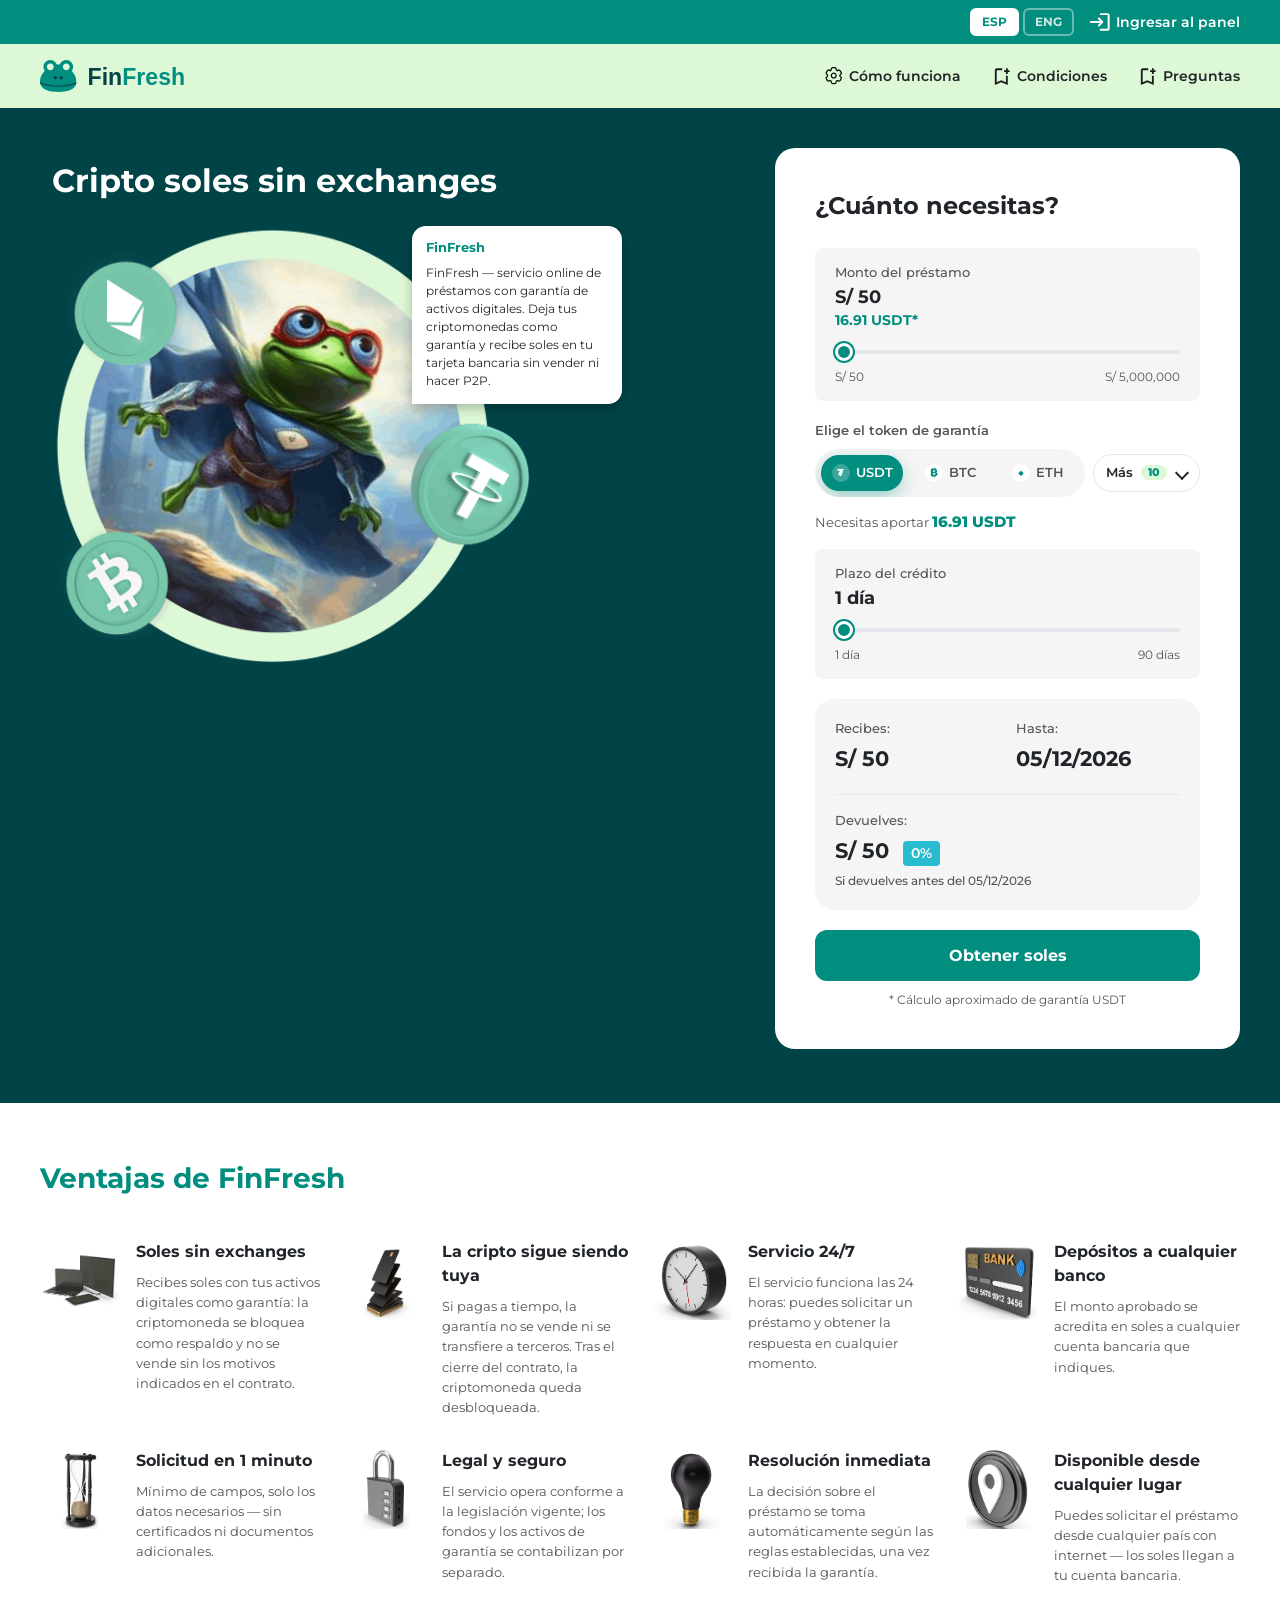
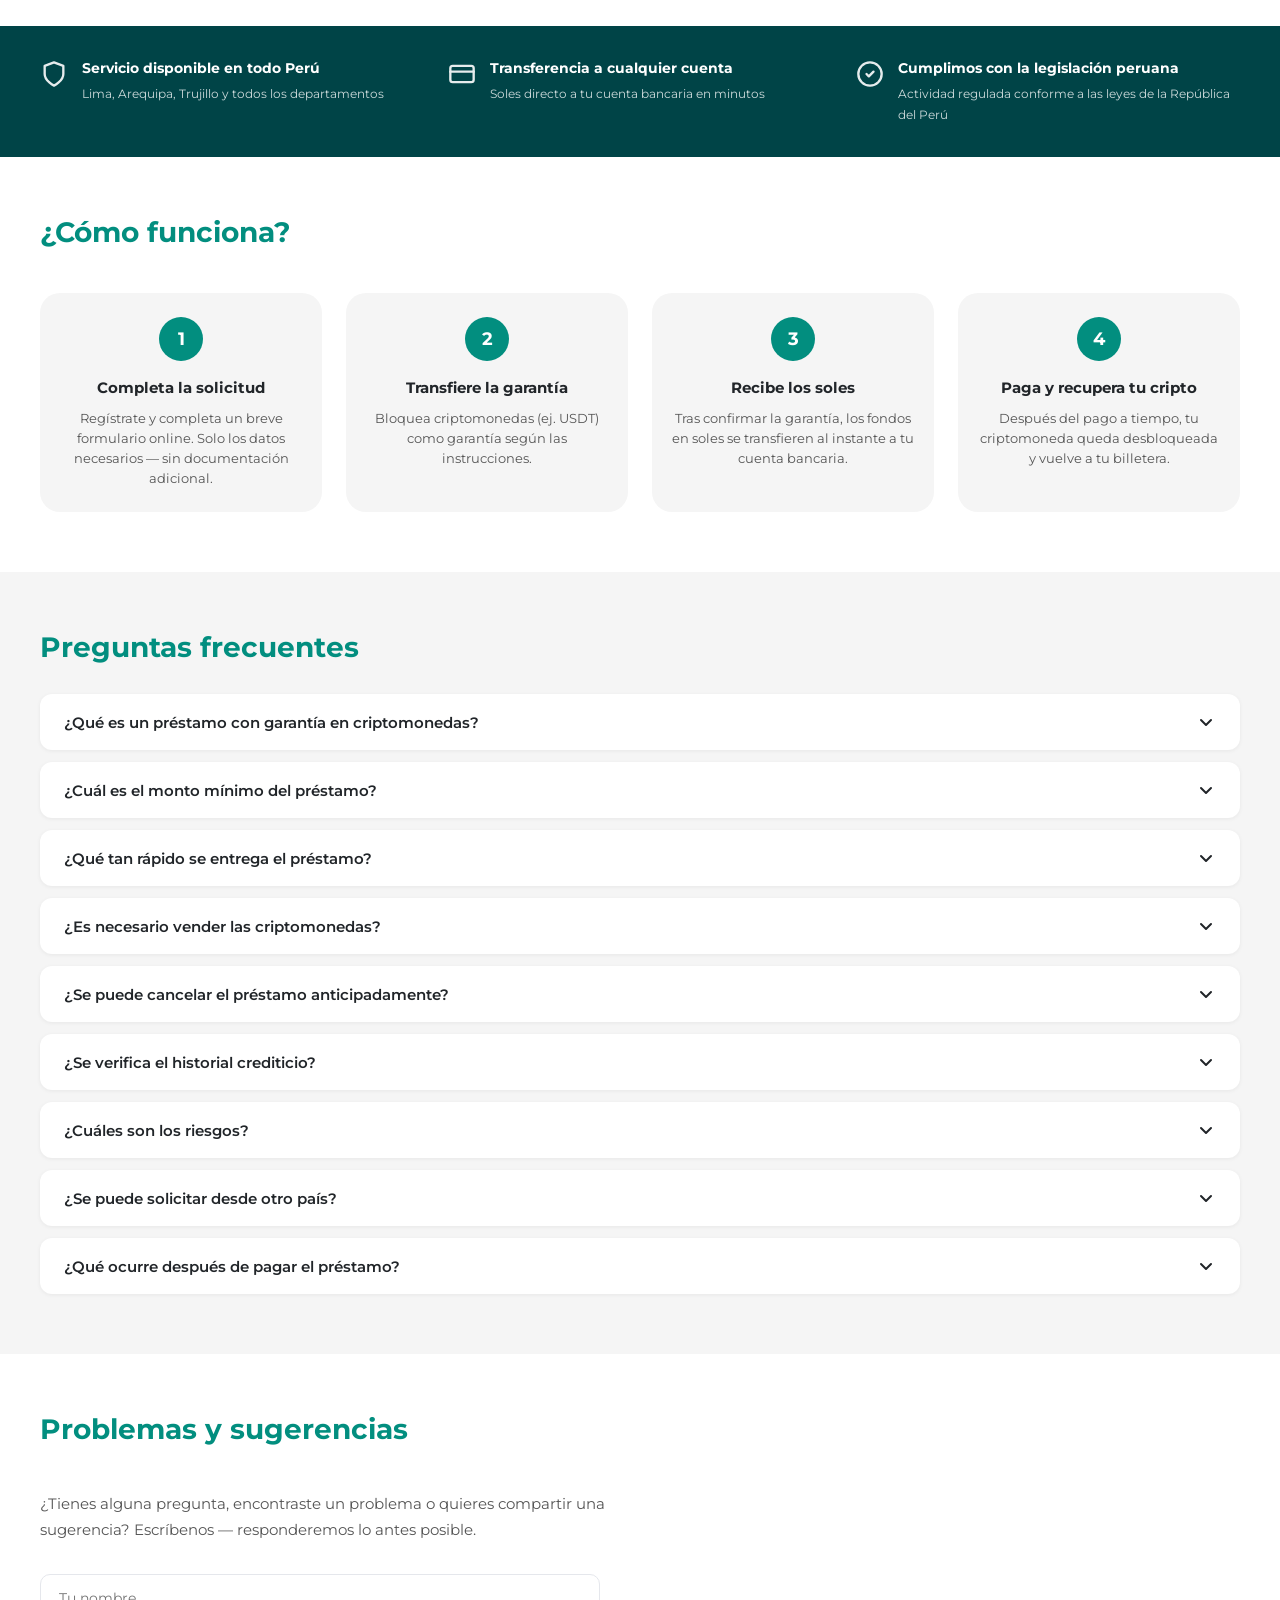
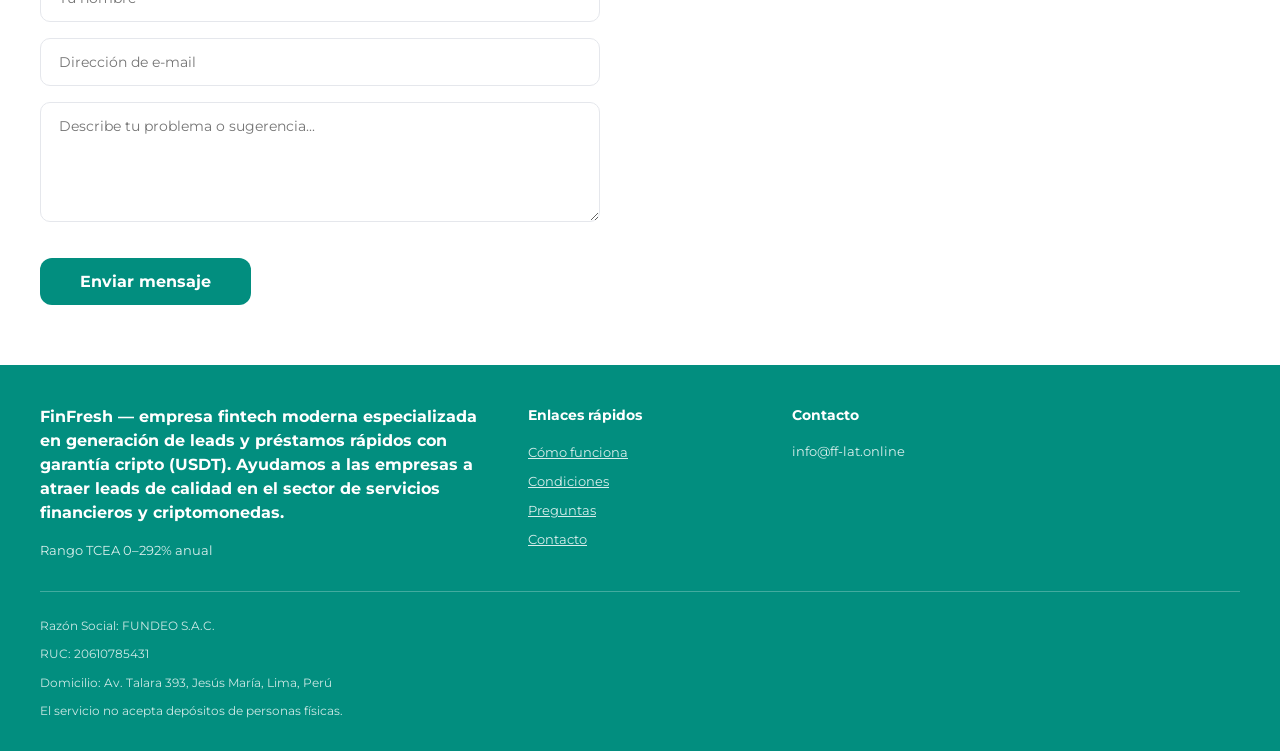
<file: index.html>
<!DOCTYPE html>
<html lang="es">
<head>
<!-- Google Tag Manager -->
<script>(function(w,d,s,l,i){w[l]=w[l]||[];w[l].push({'gtm.start':
new Date().getTime(),event:'gtm.js'});var f=d.getElementsByTagName(s)[0],
j=d.createElement(s),dl=l!='dataLayer'?'&l='+l:'';j.async=true;j.src=
'https://www.googletagmanager.com/gtm.js?id='+i+dl;f.parentNode.insertBefore(j,f);
})(window,document,'script','dataLayer','GTM-P6Q9JS35');</script>
<!-- End Google Tag Manager -->
<!-- Google tag (gtag.js) -->
<script async src="https://www.googletagmanager.com/gtag/js?id=G-MBYTDG7WHK"></script>
<script>
  window.dataLayer = window.dataLayer || [];
  function gtag(){dataLayer.push(arguments);}
  gtag('js', new Date());
  gtag('config', 'G-MBYTDG7WHK');
</script>
<!-- End Google tag -->


  <meta charset="UTF-8" />
  <meta name="viewport" content="width=device-width, initial-scale=1.0" />
  <link rel="icon" href="/img/header_logo.svg" type="image/svg+xml"/>

  <!-- ═══ SEO ═══ -->
  <title>Préstamos en Perú con garantía cripto | Soles peruanos 24/7 | FinFresh</title>
  <meta name="description" content="FinFresh – préstamos en Perú con garantía USDT. Recibe soles desde S/ 50,000 hasta S/ 5,000,000 en tu tarjeta bancaria. Servicio disponible en todo Perú. Solicitud online en 1 minuto, decisión 24/7." />
  <meta name="robots" content="index, follow" />
  <meta name="author" content="FinFresh LLC" />

  <!-- ═══ Canonical & hreflang ═══ -->
  <link rel="canonical" href="https://www.ff-lat.online/" />
  <link rel="alternate" hreflang="es" href="https://www.ff-lat.online/" />
  <link rel="alternate" hreflang="en" href="https://www.ff-lat.online/" />
  <link rel="alternate" hreflang="x-default" href="https://www.ff-lat.online/" />

  <!-- ═══ Open Graph ═══ -->
  <meta property="og:type"        content="website" />
  <meta property="og:url"         content="https://www.ff-lat.online/" />
  <meta property="og:title"       content="Préstamos en Perú con garantía cripto | Soles peruanos 24/7 | FinFresh" />
  <meta property="og:description" content="Préstamos en Perú con garantía USDT. De S/ 50,000 a S/ 5,000,000 en soles a tu tarjeta. Sin vender cripto. Servicio disponible en todo Perú." />
  <meta property="og:image"       content="https://www.ff-lat.online/img/og-image.png" />
  <meta property="og:locale"      content="es_PE" />
  <meta property="og:locale:alternate" content="en_US" />
  <meta property="og:site_name"   content="FinFresh" />

  <!-- ═══ Twitter Card ═══ -->
  <meta name="twitter:card"        content="summary_large_image" />
  <meta name="twitter:title"       content="Préstamos en Perú con garantía cripto | FinFresh" />
  <meta name="twitter:description" content="Préstamos en Perú con garantía USDT. Soles peruanos de S/ 50,000 a S/ 5,000,000 a tu tarjeta bancaria." />
  <meta name="twitter:image"       content="https://www.ff-lat.online/img/og-image.png" />

  <link rel="preconnect" href="https://fonts.googleapis.com" />
  <link rel="preconnect" href="https://fonts.gstatic.com" crossorigin />
  <link href="https://fonts.googleapis.com/css2?family=Montserrat:wght@400;500;600;700&display=swap" rel="stylesheet" />

  <style>
    *, *::before, *::after { box-sizing: border-box; margin: 0; padding: 0; }

    :root {
      --green:       #028E7F;
      --lightgreen:  #DCF8D6;
      --darkgreen:   #004447;
      --gray-bg:     #F5F5F5;
      --border:      #E5E7EC;
      --cyan:        #29BBCF;
      --text:        #212529;
      --muted:       #555;
      --white:       #fff;
      --radius-card: 20px;
      --font:        'Montserrat', sans-serif;
    }

    body { font-family: var(--font); color: var(--text); font-size: 14px; line-height: 1.5; overflow-x: hidden; }
    a { text-decoration: none; color: inherit; }
    ul { list-style: none; }
    img { display: block; max-width: 100%; }

    .container { width: 100%; max-width: 1240px; margin: 0 auto; padding: 0 20px; }

    /* ── HEADER ── */
    .header__top { background-color: var(--green); padding: 8px 0; }
    .header__bottom { background-color: var(--lightgreen); padding: 14px 0; position: relative; }
    .header__top .container, .header__bottom .container { display: flex; align-items: center; }
    .header__top .container { justify-content: flex-end; gap: 16px; }
    .header__bottom .container { justify-content: space-between; }

    .enter-account {
      display: flex; align-items: center; color: #fff;
      font-size: 14px; font-weight: 600; gap: 6px;
    }
    .enter-account img { width: 20px; height: 20px; }
    .enter-account:hover { opacity: .85; }

    /* Language switcher (top bar) */
    .lang-switcher { display: flex; align-items: center; gap: 4px; }
    .lang-btn {
      padding: 3px 10px; font-size: 12px; font-weight: 700;
      border: 2px solid rgba(255,255,255,.4); border-radius: 6px;
      cursor: pointer; background: transparent; color: rgba(255,255,255,.8);
      transition: all .2s; font-family: var(--font); line-height: 1.5;
    }
    .lang-btn.active { background: #fff; color: var(--green); border-color: #fff; }
    .lang-btn:not(.active):hover { border-color: #fff; color: #fff; }

    .logo img { height: 36px; }

    .header__nav ul { display: flex; align-items: center; gap: 32px; }
    .header__nav a {
      display: flex; align-items: center; gap: 6px;
      font-size: 14px; font-weight: 600; color: var(--text); transition: color .2s;
    }
    .header__nav a:hover { color: var(--green); }
    .header__nav img { width: 18px; height: 18px; }

    /* ── BURGER ── */
    .burger-btn {
      display: none; background: none; border: none; cursor: pointer; padding: 6px;
      flex-direction: column; gap: 5px; align-items: center; justify-content: center;
      border-radius: 6px; transition: background .2s;
    }
    .burger-btn:hover { background: rgba(2,142,127,.1); }
    .burger-btn span {
      display: block; width: 22px; height: 2px;
      background-color: var(--text); border-radius: 2px;
      transition: transform .3s, opacity .3s;
    }
    .burger-btn.open span:nth-child(1) { transform: translateY(7px) rotate(45deg); }
    .burger-btn.open span:nth-child(2) { opacity: 0; transform: scaleX(0); }
    .burger-btn.open span:nth-child(3) { transform: translateY(-7px) rotate(-45deg); }

    /* ── MOBILE NAV ── */
    .mobile-nav { display: none; background: var(--lightgreen); border-top: 1px solid rgba(2,142,127,.2); }
    .mobile-nav.open { display: block; }
    .mobile-nav ul {
      padding: 10px 16px 4px; display: flex; flex-direction: column; gap: 2px;
    }
    .mobile-nav li a {
      display: flex; align-items: center; gap: 10px; padding: 12px 14px;
      font-size: 15px; font-weight: 600; color: var(--text);
      border-radius: 10px; transition: background .2s, color .2s;
    }
    .mobile-nav li a:hover { background: rgba(2,142,127,.12); color: var(--green); }
    .mobile-nav li a img { width: 18px; height: 18px; }
    .mobile-login { margin: 4px 16px 8px; }
    .mobile-login a {
      display: flex; align-items: center; justify-content: center; gap: 8px;
      background: var(--green); color: #fff; padding: 13px 20px;
      border-radius: 10px; font-weight: 600; font-size: 15px; width: 100%;
    }
    /* Mobile lang switcher */
    .mobile-lang { padding: 4px 16px 14px; display: flex; gap: 8px; }
    .mobile-lang .lang-btn {
      flex: 1; text-align: center; padding: 10px; font-size: 13px;
      border-color: rgba(0,0,0,.18); color: var(--text);
    }
    .mobile-lang .lang-btn.active { background: var(--green); color: #fff; border-color: var(--green); }

    /* ── HERO ── */
    .hero { background-color: var(--darkgreen); padding: 40px 0 54px; color: #fff; }
    .hero .container { display: flex; align-items: flex-start; gap: 24px; }
    .hero__left { flex: 1; padding: 14px 12px 0; display: flex; flex-direction: column; align-items: flex-start; }
    .hero h1 { font-size: 32px; line-height: 1.2; font-weight: 700; margin-bottom: 20px; color: #fff; }
    .hero__image { position: relative; width: 480px; max-width: 100%; }
    .hero__image > img { width: 100%; height: auto; display: block; }
    .hero__message {
      width: 210px; position: absolute; top: 6px; left: 360px;
      padding: 12px 14px 14px; border-radius: 14px 14px 14px 0;
      box-shadow: 0 4px 11px 0 rgba(0,0,0,.25); background-color: #fff;
      color: var(--text); font-size: 12px;
      animation: fadeFromTop .8s forwards; animation-delay: .6s; opacity: 0;
    }
    .hero__message strong { color: var(--green); font-weight: 700; font-size: 13px; }
    @keyframes fadeFromTop {
      from { opacity: 0; transform: translateY(-10px); }
      to   { opacity: 1; transform: translateY(0); }
    }
    .hero__right { width: 465px; flex-shrink: 0; }

    /* ── CALCULATOR ── */
    .calculator { background-color: #fff; padding: 40px; border-radius: var(--radius-card); color: var(--text); }
    .calculator h4 { font-size: 24px; font-weight: 700; margin-bottom: 24px; }
    .calculator__card { background-color: var(--gray-bg); padding: 15px 20px; border-radius: 8px; margin-bottom: 20px; }
    .calculator__card .title { color: var(--muted); font-weight: 500; margin-bottom: 4px; font-size: 13px; }
    .calculator__card .data  { font-size: 18px; line-height: 1.2; font-weight: 700; }
    .calculator__card .usdt  { color: var(--green); font-weight: 700; font-size: 14px; margin-top: 2px; }

    input[type=range] {
      -webkit-appearance: none; width: 100%; height: 4px; border-radius: 2px; outline: none; cursor: pointer;
      background: linear-gradient(to right, var(--green) 0%, var(--green) var(--val,0%), var(--border) var(--val,0%), var(--border) 100%);
    }
    input[type=range]::-webkit-slider-thumb {
      -webkit-appearance: none; width: 18px; height: 18px; border-radius: 50%;
      background: var(--green); cursor: pointer; border: 3px solid #fff; box-shadow: 0 0 0 2px var(--green);
    }
    .range-wrap { padding: 8px 0 4px; }
    .range-labels { display: flex; justify-content: space-between; font-size: 12px; color: var(--muted); margin-top: 4px; }

    .calculator-result { background-color: var(--gray-bg); padding: 20px; border-radius: var(--radius-card); font-weight: 500; margin-top: 20px; }
    .result-top {
      border-bottom: 1px solid var(--border); padding-bottom: 20px;
      display: flex; justify-content: space-between; align-items: flex-start; gap: 16px; margin-bottom: 16px;
    }
    .result-top > div, .result-bottom > div { flex: 1; }
    .result-bottom { display: flex; justify-content: space-between; align-items: flex-start; gap: 16px; }
    .result-top .label, .result-bottom .label { font-size: 13px; color: var(--muted); margin-bottom: 4px; }
    .result-number { font-size: 21px; font-weight: 700; }
    .result-percent {
      display: inline-block; padding: 2px 8px; color: #fff; background-color: var(--cyan);
      font-size: 14px; font-weight: 600; border-radius: 4px; margin-left: 8px;
    }
    .result-hint { font-size: 12px; color: var(--muted); margin-top: 6px; }

    .btn-get {
      display: block; width: 100%; background-color: var(--green); color: #fff;
      border: none; border-radius: 12px; padding: 16px; font-family: var(--font);
      font-size: 16px; font-weight: 700; cursor: pointer; margin-top: 20px;
      transition: background .2s; text-align: center;
    }
    .btn-get:hover { background-color: #026d60; }
    .calc-note { font-size: 12px; color: var(--muted); margin-top: 10px; text-align: center; }

    /* ── TOKEN SELECTOR ── */
    .token-section-label { font-size: 13px; color: var(--muted); font-weight: 600; margin-bottom: 8px; margin-top: 4px; }
    .collateral-hint { font-size: 13px; color: var(--muted); margin-bottom: 16px; margin-top: -4px; }
    .collateral-hint strong { color: var(--green); font-weight: 800; font-size: 15px; }

    .currency-row { display: flex; align-items: center; gap: 8px; margin-bottom: 18px; flex-wrap: nowrap; }
    .quick-chips {
      display: flex; gap: 6px; padding: 6px; background: var(--gray-bg);
      border-radius: 999px; flex: 1 1 auto; min-width: 0; overflow: hidden;
    }
    .quick-chips button {
      flex: 1 1 0; min-width: 0; border: 0; cursor: pointer; padding: 9px 10px;
      border-radius: 999px; background: transparent; color: var(--muted);
      font: 600 13px/1 var(--font); display: flex; align-items: center;
      justify-content: center; gap: 6px; transition: background .18s, color .18s;
      white-space: nowrap;
    }
    .quick-chips button:hover { color: var(--text); background: #e9f2ee; }
    .coin-glyph {
      width: 18px; height: 18px; border-radius: 50%; background: #fff;
      color: var(--green); display: grid; place-items: center; font-weight: 800;
      font-size: 10px; flex-shrink: 0;
    }
    .quick-chips button.selected-slot {
      background: var(--green); color: #fff;
      box-shadow: 0 6px 20px -4px rgba(2,142,127,.55);
      pointer-events: none;
    }
    .quick-chips button.selected-slot .coin-glyph { background: rgba(255,255,255,.22); color: #fff; }
    .quick-chips button.active { background: var(--green); color: #fff; box-shadow: 0 6px 14px -6px rgba(2,142,127,.5); }
    .quick-chips button.active .coin-glyph { background: rgba(255,255,255,.18); color: #fff; }

    .more-wrap { position: relative; flex: 0 0 auto; }
    .more-trigger {
      border: 1px solid var(--border); background: #fff; color: var(--text);
      padding: 10px 12px; border-radius: 999px; font: 600 13px/1 var(--font);
      cursor: pointer; display: inline-flex; align-items: center; gap: 8px;
      height: 38px; transition: border-color .15s, background .15s;
    }
    .more-trigger:hover { border-color: #c9ded6; background: #f7faf8; }
    .more-trigger[aria-expanded="true"] { border-color: var(--green); background: #f2faf6; }
    .more-trigger .chev {
      width: 10px; height: 10px; border-right: 2px solid currentColor;
      border-bottom: 2px solid currentColor; transform: rotate(45deg);
      transition: transform .18s; margin-left: 2px;
    }
    .more-trigger[aria-expanded="true"] .chev { transform: rotate(-135deg); }
    .more-count {
      background: var(--lightgreen); color: var(--green); font-size: 11px;
      font-weight: 800; padding: 2px 7px; border-radius: 999px;
    }
    .more-panel {
      position: absolute; right: 0; top: calc(100% + 8px); width: 280px;
      background: #fff; border-radius: 14px; border: 1px solid var(--border);
      box-shadow: 0 24px 50px -20px rgba(0,44,47,.25), 0 4px 12px rgba(0,44,47,.06);
      padding: 10px; z-index: 20; display: none;
    }
    .more-panel.open { display: block; }
    .more-search {
      width: 100%; border: 1px solid var(--border); background: var(--gray-bg);
      border-radius: 10px; padding: 9px 12px; font: 500 13px var(--font);
      color: var(--text); outline: none; margin-bottom: 8px;
    }
    .more-search:focus { border-color: var(--green); background: #fff; }
    .more-list { max-height: 240px; overflow-y: auto; margin: 0; padding: 0; list-style: none; }
    .more-list::-webkit-scrollbar { width: 8px; }
    .more-list::-webkit-scrollbar-thumb { background: #d6e4de; border-radius: 999px; }
    .more-item {
      display: flex; align-items: center; gap: 10px; padding: 9px 10px;
      border-radius: 10px; cursor: pointer; font: 600 13px var(--font);
      color: var(--text); transition: background .12s;
    }
    .more-item:hover { background: var(--gray-bg); }
    .more-item.active { background: var(--lightgreen); color: var(--green); }
    .more-item .ticker { flex: 1; }
    .more-item .name { color: var(--muted); font-weight: 500; font-size: 12px; }
    .more-item.active .name { color: var(--green); opacity: .8; }
    .more-empty { padding: 18px 10px; text-align: center; color: var(--muted); font-size: 13px; }

    /* ══ WAITLIST MODAL ══ */
    .wl-overlay {
      position: fixed; inset: 0; z-index: 9999;
      background: rgba(0,44,47,.78); backdrop-filter: blur(6px); -webkit-backdrop-filter: blur(6px);
      display: flex; align-items: center; justify-content: center; padding: 20px;
      opacity: 0; pointer-events: none; transition: opacity .35s ease;
    }
    .wl-overlay.active { opacity: 1; pointer-events: all; }
    .wl-card {
      background: #fff; border-radius: 28px; max-width: 520px; width: 100%;
      padding: 52px 44px 40px; position: relative; text-align: center;
      box-shadow: 0 32px 100px rgba(0,68,71,.45);
      transform: translateY(28px) scale(.97);
      transition: transform .35s cubic-bezier(.22,.68,0,1.2);
    }
    .wl-overlay.active .wl-card { transform: translateY(0) scale(1); }
    .wl-close {
      position: absolute; top: 18px; right: 18px; background: var(--gray-bg); border: none; cursor: pointer;
      width: 34px; height: 34px; border-radius: 50%; font-size: 18px; line-height: 34px;
      color: var(--muted); transition: background .2s, color .2s;
      display: flex; align-items: center; justify-content: center;
    }
    .wl-close:hover { background: #e0e0e0; color: var(--text); }
    .wl-badge {
      display: inline-flex; align-items: center; gap: 6px;
      background: var(--lightgreen); color: var(--green);
      font-size: 11px; font-weight: 700; padding: 5px 14px;
      border-radius: 20px; text-transform: uppercase; letter-spacing: .6px; margin-bottom: 22px;
    }
    .wl-badge-dot { width: 7px; height: 7px; border-radius: 50%; background: var(--green); animation: wl-blink 1.4s ease-in-out infinite; }
    @keyframes wl-blink { 0%,100%{opacity:1} 50%{opacity:.25} }
    .wl-icon {
      width: 80px; height: 80px;
      background: linear-gradient(135deg, var(--green) 0%, var(--cyan) 100%);
      border-radius: 50%; margin: 0 auto 26px;
      display: flex; align-items: center; justify-content: center;
      box-shadow: 0 8px 28px rgba(2,142,127,.4);
    }
    .wl-icon svg { width: 40px; height: 40px; }
    .wl-title { font-size: 28px; font-weight: 800; color: var(--darkgreen); line-height: 1.18; margin-bottom: 14px; }
    .wl-title em { font-style: normal; color: var(--green); }
    .wl-desc { font-size: 14px; color: var(--muted); line-height: 1.7; margin-bottom: 24px; max-width: 370px; margin-left: auto; margin-right: auto; }
    .wl-desc strong { color: var(--text); }
    .wl-perks { display: flex; gap: 10px; justify-content: center; margin-bottom: 28px; flex-wrap: wrap; }
    .wl-perk { display: flex; align-items: center; gap: 5px; background: var(--gray-bg); border-radius: 10px; padding: 7px 13px; font-size: 12px; font-weight: 600; color: var(--text); }
    .wl-perk-check { color: var(--green); font-weight: 800; font-size: 13px; }
    .wl-success { display: none; padding: 18px 20px; background: var(--lightgreen); border-radius: 14px; color: var(--darkgreen); font-weight: 600; font-size: 15px; margin-bottom: 16px; line-height: 1.5; white-space: pre-line; }
    .wl-success.show { display: block; }
    .wl-error { display: none; padding: 10px 14px; background: #fee2e2; border-radius: 10px; color: #b91c1c; font-size: 13px; margin-bottom: 14px; }
    .wl-error.show { display: block; }
    .wl-form { display: flex; gap: 10px; margin-bottom: 12px; }
    .wl-email {
      flex: 1; padding: 15px 18px; border: 2px solid var(--border); border-radius: 14px;
      font-family: var(--font); font-size: 14px; outline: none;
      transition: border-color .2s, box-shadow .2s; color: var(--text);
    }
    .wl-email:focus { border-color: var(--green); box-shadow: 0 0 0 3px rgba(2,142,127,.12); }
    .wl-email::placeholder { color: #aaa; }
    .wl-btn {
      background: var(--green); color: #fff; border: none; border-radius: 14px;
      padding: 15px 22px; font-family: var(--font); font-size: 14px; font-weight: 700;
      cursor: pointer; white-space: nowrap;
      transition: background .2s, transform .12s, box-shadow .2s;
      box-shadow: 0 4px 16px rgba(2,142,127,.35);
    }
    .wl-btn:hover { background: #026d60; box-shadow: 0 6px 22px rgba(2,142,127,.45); }
    .wl-btn:active { transform: scale(.97); }
    .wl-btn:disabled { background: #9ca3af; box-shadow: none; cursor: not-allowed; }
    .wl-privacy { font-size: 11.5px; color: #aaa; }

    /* ── ADVANTAGES ── */
    .advantages-section { padding: 60px 0 40px; }
    .section-subtitle { font-size: 28px; line-height: 1.14; font-weight: 700; color: var(--green); margin-bottom: 45px; }
    .advantages-grid { display: grid; grid-template-columns: repeat(4, 1fr); gap: 32px 24px; }
    .adv-card { display: flex; align-items: flex-start; gap: 16px; }
    .adv-card img { width: 80px; height: 80px; object-fit: contain; flex-shrink: 0; }
    .adv-card__text h4 { font-size: 16px; font-weight: 700; margin-bottom: 8px; }
    .adv-card__text p  { font-size: 13px; line-height: 1.55; color: var(--muted); }

    /* ── FAQ ── */
    .faq-section { padding: 60px 0; background-color: var(--gray-bg); }
    .faq-section .section-subtitle { margin-bottom: 30px; }
    .faq-list { display: flex; flex-direction: column; gap: 12px; }
    .faq-item { background: #fff; border-radius: 12px; overflow: hidden; box-shadow: 0 1px 4px rgba(0,0,0,.06); }
    .faq-item__question {
      width: 100%; background: none; border: none; cursor: pointer;
      padding: 18px 24px; font-family: var(--font); font-size: 15px; font-weight: 600;
      color: var(--text); text-align: left; display: flex; justify-content: space-between;
      align-items: center; gap: 12px; transition: color .2s;
    }
    .faq-item__question:hover { color: var(--green); }
    .faq-item__question svg { flex-shrink: 0; transition: transform .3s; }
    .faq-item.open .faq-item__question svg { transform: rotate(180deg); }
    .faq-item.open .faq-item__question { color: var(--green); }
    .faq-item__answer {
      max-height: 0; overflow: hidden; transition: max-height .35s ease, padding .35s ease;
      font-size: 14px; line-height: 1.65; color: var(--muted); padding: 0 24px;
    }
    .faq-item.open .faq-item__answer { max-height: 400px; padding: 0 24px 20px; }

    /* ── PERU TRUST STRIP ── */
    .peru-strip { background: var(--darkgreen); color: #fff; padding: 32px 0; }
    .peru-strip__grid { display: grid; grid-template-columns: repeat(3, 1fr); gap: 24px; }
    .peru-strip__item { display: flex; align-items: flex-start; gap: 14px; }
    .peru-strip__item svg { flex-shrink: 0; opacity: .9; margin-top: 2px; }
    .peru-strip__item strong { display: block; font-size: 14px; font-weight: 700; margin-bottom: 4px; }
    .peru-strip__item span { font-size: 12px; opacity: .8; line-height: 1.5; }
    @media (max-width: 768px) { .peru-strip__grid { grid-template-columns: 1fr; gap: 20px; } }

    /* ── HOW IT WORKS ── */
    .howitworks-section { padding: 60px 0; }
    .steps-grid { display: grid; grid-template-columns: repeat(4, 1fr); gap: 24px; margin-top: 10px; }
    .step-card { background: var(--gray-bg); border-radius: var(--radius-card); padding: 24px 20px; display: flex; flex-direction: column; align-items: center; text-align: center; }
    .step-num { width: 44px; height: 44px; border-radius: 50%; background: var(--green); color: #fff; font-size: 18px; font-weight: 700; display: flex; align-items: center; justify-content: center; margin-bottom: 16px; flex-shrink: 0; }
    .step-card h4 { font-size: 15px; font-weight: 700; margin-bottom: 8px; }
    .step-card p  { font-size: 13px; color: var(--muted); line-height: 1.55; }

    /* ── FOOTER ── */
    .footer { background-color: var(--green); color: #fff; padding: 40px 0 30px; }
    .footer-grid { display: grid; grid-template-columns: 2fr 1fr 2fr; gap: 40px; padding-bottom: 30px; border-bottom: 1px solid rgba(255,255,255,.25); margin-bottom: 24px; }
    .footer-about .brand { font-size: 16px; font-weight: 700; margin-bottom: 12px; }
    .footer-about p { font-size: 13px; line-height: 1.6; opacity: .9; }
    .footer-about .psk { font-size: 13px; margin-top: 16px; opacity: .85; }
    .footer-links h5, .footer-contact h5 { font-size: 14px; font-weight: 700; margin-bottom: 16px; }
    .footer-links ul li + li { margin-top: 8px; }
    .footer-links a { font-size: 13px; color: rgba(255,255,255,.85); text-decoration: underline; }
    .footer-links a:hover { color: #fff; }
    .footer-contact .phone { display: flex; align-items: center; gap: 8px; font-size: 16px; font-weight: 700; margin-bottom: 8px; }
    .footer-contact .phone img { width: 20px; height: 20px; filter: brightness(0) invert(1); }
    .footer-contact .email { font-size: 13px; opacity: .85; margin-bottom: 16px; }
    .footer-legal { font-size: 12px; line-height: 1.7; opacity: .8; }
    .footer-legal p + p { margin-top: 8px; }
    .footer-legal a { color: rgba(255,255,255,.85); text-decoration: underline; }
    .footer-legal a:hover { color: #fff; }

    #kak-eto-rabotaet, #faq, #kontakt { scroll-margin-top: 80px; }

    /* ═══ RESPONSIVE ═══ */
    @media (max-width: 1180px) {
      .hero__message { width: 160px; font-size: 11px; left: 270px; top: 6px; }
    }
    @media (max-width: 991px) {
      .hero .container { flex-direction: column; }
      .hero__left { width: 100%; padding: 0; align-items: center; }
      .hero h1 { text-align: center; }
      .hero__image { width: 100%; max-width: 440px; }
      .hero__message { display: none; }
      .hero__right { width: 100%; }
      .calculator { padding: 30px; }
      .advantages-grid { grid-template-columns: repeat(2, 1fr); }
      .steps-grid { grid-template-columns: repeat(2, 1fr); }
      .footer-grid { grid-template-columns: 1fr 1fr; }
    }
    @media (max-width: 768px) {
      .header__nav { display: none !important; }
      .burger-btn  { display: flex; }
      .header__top { display: none; }
      .header__bottom { padding: 12px 0; }
      .logo img { height: 32px; }
      .hero .container { flex-direction: column; }
      .hero__left { width: 100%; padding: 0; align-items: center; }
      .hero h1 { text-align: center; font-size: 24px; }
      .hero { padding: 28px 0 36px; }
      .hero__image { width: 100%; max-width: 360px; margin: 0 auto; }
      .hero__message { display: none; }
      .hero__right { width: 100%; }
      .calculator { padding: 24px; }
      .advantages-grid { grid-template-columns: 1fr; }
      .steps-grid { grid-template-columns: repeat(2, 1fr); }
      .footer-grid { grid-template-columns: 1fr; gap: 24px; }
      .section-subtitle { font-size: 22px; margin-bottom: 24px; }
      .advantages-section { padding: 40px 0 24px; }
      .howitworks-section { padding: 40px 0; }
      .faq-section { padding: 40px 0; }
      .faq-item__question { font-size: 14px; padding: 15px 18px; }
      .faq-item__answer   { padding: 0 18px; }
      .faq-item.open .faq-item__answer { padding: 0 18px 16px; }
      .footer { padding: 28px 0 16px; }
      .footer-legal { font-size: 11px; }
      .adv-card img { width: 60px; height: 60px; }
    }
    @media (max-width: 575px) {
      .container { padding: 0 14px; }
      .hero h1 { font-size: 20px; }
      .hero__image { max-width: 240px; }
      .calculator { padding: 16px; border-radius: 14px; }
      .calculator h4 { font-size: 17px; margin-bottom: 14px; }
      .calculator__card { padding: 12px 14px; }
      .calculator__card .data { font-size: 16px; }
      .result-number { font-size: 16px; }
      .quick-chips button { padding: 8px 6px; font-size: 12px; gap: 4px; }
      .coin-glyph { width: 16px; height: 16px; font-size: 9px; }
      .more-trigger { padding: 8px 10px; font-size: 12px; height: 34px; }
      .more-panel { width: 240px; }
      .result-percent { font-size: 12px; padding: 2px 6px; margin-left: 4px; }
      .steps-grid { grid-template-columns: 1fr; gap: 14px; }
      .section-subtitle { font-size: 19px; }
      .adv-card img { width: 52px; height: 52px; }
      .adv-card { gap: 10px; }
      .wl-card { padding: 40px 22px 32px; }
      .wl-title { font-size: 23px; }
      .wl-form { flex-direction: column; }
      .wl-btn { padding: 16px; }
    }
    @media (max-width: 400px) {
      .container { padding: 0 12px; }
      .logo img { height: 26px; }
      .hero h1 { font-size: 17px; }
      .section-subtitle { font-size: 17px; }
      .calculator { padding: 12px; }
    }
  </style>

  <!-- ═══ Yandex.Metrika ═══ -->
  <script type="text/javascript">
    (function(m,e,t,r,i,k,a){
        m[i]=m[i]||function(){(m[i].a=m[i].a||[]).push(arguments)};
        m[i].l=1*new Date();
        for (var j = 0; j < document.scripts.length; j++) {if (document.scripts[j].src === r) { return; }}
        k=e.createElement(t),a=e.getElementsByTagName(t)[0],k.async=1,k.src=r,a.parentNode.insertBefore(k,a)
    })(window, document,'script','https://mc.yandex.ru/metrika/tag.js?id=108464041', 'ym');
    ym(108464041, 'init', {
      ssr: true, webvisor: true, clickmap: true, ecommerce: "dataLayer",
      referrer: document.referrer, url: location.href,
      accurateTrackBounce: true, trackLinks: true
    });
  </script>
  <noscript><div><img src="https://mc.yandex.ru/watch/108464041" style="position:absolute; left:-9999px;" alt="" /></div></noscript>
</head>
<body>
<!-- Google Tag Manager (noscript) -->
<noscript><iframe src="https://www.googletagmanager.com/ns.html?id=GTM-P6Q9JS35"
height="0" width="0" style="display:none;visibility:hidden"></iframe></noscript>
<!-- End Google Tag Manager (noscript) -->


<!-- ═══════════════ HEADER ═══════════════ -->
<header>
  <div class="header__top">
    <div class="container">
      <!-- Language switcher -->
      <div class="lang-switcher">
        <button class="lang-btn active" data-lang-btn="es" onclick="setLang('es');gtag('event','click',{event_category:'button',event_label:'lang_switch_es'});">ESP</button>
        <button class="lang-btn" data-lang-btn="en" onclick="setLang('en');gtag('event','click',{event_category:'button',event_label:'lang_switch_en'});">ENG</button>
      </div>
      <a href="#" class="enter-account" data-goal="header_login_click" onclick="openWaitlistModal();gtag('event','click',{event_category:'link',event_label:'header_login'});return false;">
        <img src="img/login.svg" data-i18n-aria="login_text" alt="Ingresar al panel" />
        <span data-i18n="login_text">Ingresar al panel</span>
      </a>
    </div>
  </div>
  <div class="header__bottom">
    <div class="container">
      <a href="index.html" class="logo" onclick="gtag('event','click',{event_category:'link',event_label:'header_logo'});">
        <img src="img/header_logo.svg" data-i18n-aria="logo_alt" alt="FinFresh – préstamos con garantía en criptomonedas" />
      </a>
      <nav class="header__nav" aria-label="Navegación">
        <ul>
          <li>
            <a href="kak-eto-rabotaet/index.html" onclick="gtag('event','click',{event_category:'link',event_label:'nav_how_it_works'});">
              <img src="img/settings.svg" alt="" />
              <span data-i18n="nav_how">Cómo funciona</span>
            </a>
          </li>
          <li>
            <a href="usloviya/index.html" onclick="gtag('event','click',{event_category:'link',event_label:'nav_terms'});">
              <img src="img/bookmark_add.svg" alt="" />
              <span data-i18n="nav_terms">Condiciones</span>
            </a>
          </li>
          <li>
            <a href="faq/index.html" onclick="gtag('event','click',{event_category:'link',event_label:'nav_faq'});">
              <img src="img/bookmark_add.svg" alt="" />
              <span data-i18n="nav_faq">Preguntas</span>
            </a>
          </li>
        </ul>
      </nav>
      <button class="burger-btn" id="burgerBtn" aria-label="Menu" aria-expanded="false" onclick="gtag('event','click',{event_category:'button',event_label:'header_mobile_menu'});">
        <span></span><span></span><span></span>
      </button>
    </div>
  </div>
  <!-- Mobile nav -->
  <nav class="mobile-nav" id="mobileNav" aria-label="Navegación móvil">
    <ul>
      <li><a href="kak-eto-rabotaet/index.html" onclick="gtag('event','click',{event_category:'link',event_label:'nav_how_it_works'});"><img src="img/settings.svg" alt="" /><span data-i18n="nav_how">Cómo funciona</span></a></li>
      <li><a href="usloviya/index.html" onclick="gtag('event','click',{event_category:'link',event_label:'nav_terms'});"><img src="img/bookmark_add.svg" alt="" /><span data-i18n="nav_terms">Condiciones</span></a></li>
      <li><a href="faq/index.html" onclick="gtag('event','click',{event_category:'link',event_label:'nav_faq'});"><img src="img/bookmark_add.svg" alt="" /><span data-i18n="nav_faq">Preguntas</span></a></li>
    </ul>
    <div class="mobile-login">
      <a href="#" onclick="openWaitlistModal();gtag('event','click',{event_category:'link',event_label:'link_anchor'});return false;">
        <img src="img/login.svg" alt="" style="width:18px;height:18px;filter:brightness(0)invert(1);" />
        <span data-i18n="login_text">Ingresar al panel</span>
      </a>
    </div>
    <div class="mobile-lang">
      <button class="lang-btn active" data-lang-btn="es" onclick="setLang('es');gtag('event','click',{event_category:'button',event_label:'lang_switch_es'});">ESP</button>
      <button class="lang-btn" data-lang-btn="en" onclick="setLang('en');gtag('event','click',{event_category:'button',event_label:'lang_switch_en'});">ENG</button>
    </div>
  </nav>
</header>

<!-- ═══════════════ HERO ═══════════════ -->
<section class="hero">
  <div class="container">
    <div class="hero__left">
      <h1 data-i18n="hero_title">Cripto soles sin exchanges</h1>
      <div class="hero__image">
        <img src="img/hero__image.png" alt="FinFresh" />
        <div class="hero__message">
          <div><strong data-i18n="hero_bubble_title">FinFresh</strong></div>
          <div style="margin-top:6px;line-height:1.5;" data-i18n="hero_bubble_text">
            FinFresh — servicio online de préstamos con garantía de activos digitales. Deja tus criptomonedas como garantía y recibe soles en tu tarjeta bancaria sin vender ni hacer P2P.
          </div>
        </div>
      </div>
    </div>

    <div class="hero__right">
      <div class="calculator">
        <h4 data-i18n="calc_title">¿Cuánto necesitas?</h4>

        <div class="calculator__card">
          <div class="title" data-i18n="calc_amount_label">Monto del préstamo</div>
          <div class="data" id="amountDisplay">S/ 50</div>
          <div class="usdt" id="usdtDisplay">16.91 USDT*</div>
          <div class="range-wrap">
            <input type="range" id="amountSlider" min="50" max="5000000" value="50" step="50" oninput="updateCalc();gtagCalcDebounce(this);" />
          </div>
          <div class="range-labels">
            <span data-i18n="calc_min_amount">S/ 50</span>
            <span data-i18n="calc_max_amount">S/ 5,000,000</span>
          </div>
        </div>

        <div class="token-section-label" data-i18n="calc_token_label">Elige el token de garantía</div>
        <div class="currency-row">
          <div class="quick-chips" id="quickChips" role="tablist" aria-label="Moneda de garantía"></div>
          <div class="more-wrap">
            <button type="button" class="more-trigger" id="moreTrigger" aria-haspopup="listbox" aria-expanded="false">
              <span data-i18n="calc_more_btn">Más</span>
              <span class="more-count" id="moreCount">0</span>
              <span class="chev" aria-hidden="true"></span>
            </button>
            <div class="more-panel" id="morePanel" role="listbox">
              <input type="text" class="more-search" id="moreSearch" data-i18n-ph="calc_search_placeholder" placeholder="Buscar moneda…" />
              <ul class="more-list" id="moreList"></ul>
            </div>
          </div>
        </div>

        <div class="collateral-hint"><span data-i18n="calc_collateral_prefix">Necesitas aportar</span> <strong id="collateralAmount">—</strong></div>

        <div class="calculator__card">
          <div class="title" data-i18n="calc_term_label">Plazo del crédito</div>
          <div class="data" id="termDisplay">1 día</div>
          <div class="range-wrap">
            <input type="range" id="termSlider" min="1" max="90" value="1" step="1" oninput="updateCalc();gtagCalcDebounce(this);" />
          </div>
          <div class="range-labels">
            <span data-i18n="calc_min_term">1 día</span>
            <span data-i18n="calc_max_term">90 días</span>
          </div>
        </div>

        <div class="calculator-result">
          <div class="result-top">
            <div>
              <div class="label" data-i18n="calc_take_label">Recibes:</div>
              <div class="result-number" id="takeAmount">S/ 50,000</div>
            </div>
            <div>
              <div class="label" data-i18n="calc_due_label">Hasta:</div>
              <div class="result-number" id="dueDate">—</div>
            </div>
          </div>
          <div class="result-bottom">
            <div>
              <div class="label" data-i18n="calc_return_label">Devuelves:</div>
              <div class="result-number" id="returnAmount">S/ 50,000 <span class="result-percent">0%</span></div>
              <div class="result-hint" id="resultHint">
                <span data-i18n="calc_hint_prefix">Si devuelves antes del</span>
                <span id="hintDate">—</span>
                <span data-i18n="calc_hint_suffix"></span>
              </div>
            </div>
          </div>
        </div>

        <button class="btn-get" data-goal="cta_get_soles" onclick="openWaitlistModal();gtag('event','click',{event_category:'button',event_label:'cta_get_soles'});">
          <span data-i18n="calc_btn">Obtener soles</span>
        </button>
        <div class="calc-note" data-i18n="calc_note">* Cálculo aproximado de garantía USDT</div>
        <!-- Note: calc_note text is dynamically updated by updateCalc() with the selected currency -->
      </div>
    </div>
  </div>
</section>

<!-- ═══════════════ ADVANTAGES ═══════════════ -->
<section class="advantages-section">
  <div class="container">
    <h2 class="section-subtitle" data-i18n="adv_title">Ventajas de FinFresh</h2>
    <div class="advantages-grid">

      <div class="adv-card">
        <img src="img/AdvantagesPicture1.png" alt="" />
        <div class="adv-card__text">
          <h4 data-i18n="adv1_title">Soles sin exchanges</h4>
          <p data-i18n="adv1_text">Recibes soles con tus activos digitales como garantía: la criptomoneda se bloquea como respaldo y no se vende sin los motivos indicados en el contrato.</p>
        </div>
      </div>

      <div class="adv-card">
        <img src="img/AdvantagesPicture2.png" alt="" />
        <div class="adv-card__text">
          <h4 data-i18n="adv2_title">La cripto sigue siendo tuya</h4>
          <p data-i18n="adv2_text">Si pagas a tiempo, la garantía no se vende ni se transfiere a terceros. Tras el cierre del contrato, la criptomoneda queda desbloqueada.</p>
        </div>
      </div>

      <div class="adv-card">
        <img src="img/AdvantagesPicture3.png" alt="" />
        <div class="adv-card__text">
          <h4 data-i18n="adv3_title">Servicio 24/7</h4>
          <p data-i18n="adv3_text">El servicio funciona las 24 horas: puedes solicitar un préstamo y obtener la respuesta en cualquier momento.</p>
        </div>
      </div>

      <div class="adv-card">
        <img src="img/AdvantagesPicture4.png" alt="" />
        <div class="adv-card__text">
          <h4 data-i18n="adv4_title">Depósitos a cualquier banco</h4>
          <p data-i18n="adv4_text">El monto aprobado se acredita en soles a cualquier cuenta bancaria que indiques.</p>
        </div>
      </div>

      <div class="adv-card">
        <img src="img/AdvantagesPicture5.png" alt="" />
        <div class="adv-card__text">
          <h4 data-i18n="adv5_title">Solicitud en 1 minuto</h4>
          <p data-i18n="adv5_text">Mínimo de campos, solo los datos necesarios — sin certificados ni documentos adicionales.</p>
        </div>
      </div>

      <div class="adv-card">
        <img src="img/AdvantagesPicture6.png" alt="" />
        <div class="adv-card__text">
          <h4 data-i18n="adv6_title">Legal y seguro</h4>
          <p data-i18n="adv6_text">El servicio opera conforme a la legislación vigente; los fondos y los activos de garantía se contabilizan por separado.</p>
        </div>
      </div>

      <div class="adv-card">
        <img src="img/AdvantagesPicture7.png" alt="" />
        <div class="adv-card__text">
          <h4 data-i18n="adv7_title">Resolución inmediata</h4>
          <p data-i18n="adv7_text">La decisión sobre el préstamo se toma automáticamente según las reglas establecidas, una vez recibida la garantía.</p>
        </div>
      </div>

      <div class="adv-card">
        <img src="img/AdvantagesPicture8.png" alt="" />
        <div class="adv-card__text">
          <h4 data-i18n="adv8_title">Disponible desde cualquier lugar</h4>
          <p data-i18n="adv8_text">Puedes solicitar el préstamo desde cualquier país con internet — los soles llegan a tu cuenta bancaria.</p>
        </div>
      </div>

    </div>
  </div>
</section>

<!-- ═══════════════ PERU TRUST STRIP ═══════════════ -->
<section class="peru-strip">
  <div class="container">
    <div class="peru-strip__grid">
      <div class="peru-strip__item">
        <svg width="28" height="28" viewBox="0 0 24 24" fill="none" stroke="currentColor" stroke-width="2" stroke-linecap="round" stroke-linejoin="round"><path d="M12 22s8-4 8-10V5l-8-3-8 3v7c0 6 8 10 8 10z"/></svg>
        <div>
          <strong data-i18n="peru_strip1_title">Servicio disponible en todo Perú</strong>
          <span data-i18n="peru_strip1_text">Lima, Arequipa, Trujillo y todos los departamentos</span>
        </div>
      </div>
      <div class="peru-strip__item">
        <svg width="28" height="28" viewBox="0 0 24 24" fill="none" stroke="currentColor" stroke-width="2" stroke-linecap="round" stroke-linejoin="round"><rect x="2" y="5" width="20" height="14" rx="2"/><line x1="2" y1="10" x2="22" y2="10"/></svg>
        <div>
          <strong data-i18n="peru_strip2_title">Transferencia a cualquier cuenta</strong>
          <span data-i18n="peru_strip2_text">Soles directo a tu cuenta bancaria en minutos</span>
        </div>
      </div>
      <div class="peru-strip__item">
        <svg width="28" height="28" viewBox="0 0 24 24" fill="none" stroke="currentColor" stroke-width="2" stroke-linecap="round" stroke-linejoin="round"><path d="M9 12l2 2 4-4"/><path d="M12 2a10 10 0 1 0 0 20 10 10 0 0 0 0-20z"/></svg>
        <div>
          <strong data-i18n="peru_strip3_title">Cumplimos con la legislación peruana</strong>
          <span data-i18n="peru_strip3_text">Actividad regulada conforme a las leyes de la República del Perú</span>
        </div>
      </div>
    </div>
  </div>
</section>

<!-- ═══════════════ HOW IT WORKS ═══════════════ -->
<section class="howitworks-section" id="kak-eto-rabotaet">
  <div class="container">
    <h2 class="section-subtitle" data-i18n="hiw_title">¿Cómo funciona?</h2>
    <div class="steps-grid">
      <div class="step-card">
        <div class="step-num">1</div>
        <h4 data-i18n="step1_title">Completa la solicitud</h4>
        <p data-i18n="step1_text">Regístrate y completa un breve formulario online. Solo los datos necesarios — sin documentación adicional.</p>
      </div>
      <div class="step-card">
        <div class="step-num">2</div>
        <h4 data-i18n="step2_title">Transfiere la garantía</h4>
        <p data-i18n="step2_text">Bloquea criptomonedas (ej. USDT) como garantía según las instrucciones.</p>
      </div>
      <div class="step-card">
        <div class="step-num">3</div>
        <h4 data-i18n="step3_title">Recibe los soles</h4>
        <p data-i18n="step3_text">Tras confirmar la garantía, los fondos en soles se transfieren al instante a tu cuenta bancaria.</p>
      </div>
      <div class="step-card">
        <div class="step-num">4</div>
        <h4 data-i18n="step4_title">Paga y recupera tu cripto</h4>
        <p data-i18n="step4_text">Después del pago a tiempo, tu criptomoneda queda desbloqueada y vuelve a tu billetera.</p>
      </div>
    </div>
  </div>
</section>

<!-- ═══════════════ FAQ ═══════════════ -->
<section class="faq-section" id="faq">
  <div class="container">
    <h2 class="section-subtitle" data-i18n="faq_title">Preguntas frecuentes</h2>
    <div class="faq-list">

      <div class="faq-item">
        <button class="faq-item__question" onclick="toggleFaq(this);gtag('event','click',{event_category:'button',event_label:'faq1_q'});">
 <span data-i18n="faq1_q">¿Qué es un préstamo con garantía en criptomonedas?</span>
          <svg width="20" height="20" viewBox="0 0 20 20" fill="none"><path d="M5 8l5 5 5-5" stroke="currentColor" stroke-width="2" stroke-linecap="round" stroke-linejoin="round"/></svg>
        </button>
        <div class="faq-item__answer" data-i18n="faq1_a">Es un préstamo en soles donde tus activos digitales (ej. USDT) funcionan como garantía. La criptomoneda se bloquea durante la vigencia del contrato y no se vende sin los motivos previstos en la oferta pública.</div>
      </div>

      <div class="faq-item">
        <button class="faq-item__question" onclick="toggleFaq(this);gtag('event','click',{event_category:'button',event_label:'faq2_q'});">
 <span data-i18n="faq2_q">¿Cuál es el monto mínimo del préstamo?</span>
          <svg width="20" height="20" viewBox="0 0 20 20" fill="none"><path d="M5 8l5 5 5-5" stroke="currentColor" stroke-width="2" stroke-linecap="round" stroke-linejoin="round"/></svg>
        </button>
        <div class="faq-item__answer" data-i18n="faq2_a">El monto mínimo es de S/ 50. El rango actualizado siempre se muestra en la calculadora de la página principal.</div>
      </div>

      <div class="faq-item">
        <button class="faq-item__question" onclick="toggleFaq(this);gtag('event','click',{event_category:'button',event_label:'faq3_q'});">
 <span data-i18n="faq3_q">¿Qué tan rápido se entrega el préstamo?</span>
          <svg width="20" height="20" viewBox="0 0 20 20" fill="none"><path d="M5 8l5 5 5-5" stroke="currentColor" stroke-width="2" stroke-linecap="round" stroke-linejoin="round"/></svg>
        </button>
        <div class="faq-item__answer" data-i18n="faq3_a">Con los datos correctos y la garantía depositada, el préstamo suele entregarse en 5–10 minutos: tras la activación, los fondos se transfieren a tu cuenta bancaria.</div>
      </div>

      <div class="faq-item">
        <button class="faq-item__question" onclick="toggleFaq(this);gtag('event','click',{event_category:'button',event_label:'faq4_q'});">
 <span data-i18n="faq4_q">¿Es necesario vender las criptomonedas?</span>
          <svg width="20" height="20" viewBox="0 0 20 20" fill="none"><path d="M5 8l5 5 5-5" stroke="currentColor" stroke-width="2" stroke-linecap="round" stroke-linejoin="round"/></svg>
        </button>
        <div class="faq-item__answer" data-i18n="faq4_a">No. Los activos digitales funcionan como garantía y se bloquean durante la vigencia del contrato. Si cumples con las obligaciones, la criptomoneda no se vende y regresa a tu disposición.</div>
      </div>

      <div class="faq-item">
        <button class="faq-item__question" onclick="toggleFaq(this);gtag('event','click',{event_category:'button',event_label:'faq5_q'});">
 <span data-i18n="faq5_q">¿Se puede cancelar el préstamo anticipadamente?</span>
          <svg width="20" height="20" viewBox="0 0 20 20" fill="none"><path d="M5 8l5 5 5-5" stroke="currentColor" stroke-width="2" stroke-linecap="round" stroke-linejoin="round"/></svg>
        </button>
        <div class="faq-item__answer" data-i18n="faq5_a">Sí. Puedes cancelar el préstamo en cualquier momento. En ese caso, el cobro de comisiones/intereses se detiene según las condiciones de la oferta pública, y la cripto de garantía queda desbloqueada.</div>
      </div>

      <div class="faq-item">
        <button class="faq-item__question" onclick="toggleFaq(this);gtag('event','click',{event_category:'button',event_label:'faq6_q'});">
 <span data-i18n="faq6_q">¿Se verifica el historial crediticio?</span>
          <svg width="20" height="20" viewBox="0 0 20 20" fill="none"><path d="M5 8l5 5 5-5" stroke="currentColor" stroke-width="2" stroke-linecap="round" stroke-linejoin="round"/></svg>
        </button>
        <div class="faq-item__answer" data-i18n="faq6_a">La verificación del historial crediticio puede realizarse dentro de los límites previstos por la ley y la oferta pública. No se requieren constancias de ingresos en papel — la decisión se toma online.</div>
      </div>

      <div class="faq-item">
        <button class="faq-item__question" onclick="toggleFaq(this);gtag('event','click',{event_category:'button',event_label:'faq7_q'});">
 <span data-i18n="faq7_q">¿Cuáles son los riesgos?</span>
          <svg width="20" height="20" viewBox="0 0 20 20" fill="none"><path d="M5 8l5 5 5-5" stroke="currentColor" stroke-width="2" stroke-linecap="round" stroke-linejoin="round"/></svg>
        </button>
        <div class="faq-item__answer" data-i18n="faq7_a">El riesgo principal está relacionado con la volatilidad del precio de los activos digitales. Si el valor de la garantía cae significativamente, las reglas del servicio pueden requerir garantía adicional o el pago parcial/total del préstamo. Las condiciones detalladas se describen en la oferta pública.</div>
      </div>

      <div class="faq-item">
        <button class="faq-item__question" onclick="toggleFaq(this);gtag('event','click',{event_category:'button',event_label:'faq8_q'});">
 <span data-i18n="faq8_q">¿Se puede solicitar desde otro país?</span>
          <svg width="20" height="20" viewBox="0 0 20 20" fill="none"><path d="M5 8l5 5 5-5" stroke="currentColor" stroke-width="2" stroke-linecap="round" stroke-linejoin="round"/></svg>
        </button>
        <div class="faq-item__answer" data-i18n="faq8_a">Sí. El servicio funciona online y puedes estar en cualquier ciudad o país. El estado de residencia no importa — solo necesitas pasar la identificación remota y tener una cuenta bancaria para recibir los soles.</div>
      </div>

      <div class="faq-item">
        <button class="faq-item__question" onclick="toggleFaq(this);gtag('event','click',{event_category:'button',event_label:'faq9_q'});">
 <span data-i18n="faq9_q">¿Qué ocurre después de pagar el préstamo?</span>
          <svg width="20" height="20" viewBox="0 0 20 20" fill="none"><path d="M5 8l5 5 5-5" stroke="currentColor" stroke-width="2" stroke-linecap="round" stroke-linejoin="round"/></svg>
        </button>
        <div class="faq-item__answer" data-i18n="faq9_a">Tras el pago total del préstamo, la criptomoneda de garantía queda desbloqueada y vuelve a estar disponible en tu billetera. Lo que hagas con los activos después depende de ti.</div>
      </div>

    </div>
  </div>
</section>

<!-- ═══════════════ CONTACT ═══════════════ -->
<section style="padding:60px 0; background:#fff;" id="kontakt">
  <div class="container">
    <h2 class="section-subtitle" data-i18n="contact_title">Problemas y sugerencias</h2>
    <p style="max-width:600px; color:var(--muted); font-size:15px; margin-bottom:32px; line-height:1.7;" data-i18n="contact_desc">
      ¿Tienes alguna pregunta, encontraste un problema o quieres compartir una sugerencia? Escríbenos — responderemos lo antes posible.
    </p>
    <form id="contactForm" onsubmit="handleForm(event)" style="max-width:560px; display:flex; flex-direction:column; gap:16px;">
      <input type="text" id="contactName" data-i18n-ph="contact_name" placeholder="Tu nombre" required
             style="padding:14px 18px; border:1px solid var(--border); border-radius:10px; font-family:var(--font); font-size:14px; outline:none; width:100%;" />
      <input type="email" id="contactEmail" data-i18n-ph="contact_email_ph" placeholder="Dirección de e-mail" required
             style="padding:14px 18px; border:1px solid var(--border); border-radius:10px; font-family:var(--font); font-size:14px; outline:none; width:100%;" />
      <textarea rows="5" id="contactMsg" data-i18n-ph="contact_msg" placeholder="Describe tu problema o sugerencia..." required
                style="padding:14px 18px; border:1px solid var(--border); border-radius:10px; font-family:var(--font); font-size:14px; outline:none; resize:vertical; width:100%;"></textarea>
      <button type="submit" class="btn-get" data-goal="contact_form_submit" style="width:auto; align-self:flex-start; padding:14px 40px;" onclick="gtag('event','click',{event_category:'button',event_label:'contact_form_submit'});">
        <span data-i18n="contact_btn">Enviar mensaje</span>
      </button>
    </form>
  </div>
</section>

<!-- ═══════════════ FOOTER ═══════════════ -->
<footer class="footer">
  <div class="container">
    <div class="footer-grid">
      <div class="footer-about">
        <div class="brand">
          <strong>FinFresh</strong> — <span data-i18n="footer_about">empresa fintech moderna especializada en generación de leads y préstamos rápidos con garantía cripto (USDT). Ayudamos a las empresas a atraer leads de calidad en el sector de servicios financieros y criptomonedas.</span>
        </div>
        <div class="psk" data-i18n="footer_rate">Rango TCEA 0–292% anual</div>
      </div>
      <div class="footer-links">
        <h5 data-i18n="footer_links_title">Enlaces rápidos</h5>
        <ul>
          <li><a href="kak-eto-rabotaet/index.html" data-i18n="nav_how" onclick="gtag('event','click',{event_category:'link',event_label:'nav_how_it_works'});">Cómo funciona</a></li>
          <li><a href="usloviya/index.html" data-i18n="nav_terms" onclick="gtag('event','click',{event_category:'link',event_label:'nav_terms'});">Condiciones</a></li>
          <li><a href="faq/index.html" data-i18n="nav_faq" onclick="gtag('event','click',{event_category:'link',event_label:'nav_faq'});">Preguntas</a></li>
          <li><a href="kontakt/index.html" data-i18n="nav_contact" onclick="gtag('event','click',{event_category:'link',event_label:'nav_contact'});">Contacto</a></li>
        </ul>
      </div>
      <div class="footer-contact">
        <h5 data-i18n="footer_contact_title">Contacto</h5>
        <div class="email">info@ff-lat.online</div>
      </div>
    </div>
    <div class="footer-legal">
      <p data-i18n="footer_legal1">Razón Social: FUNDEO S.A.C.</p>
      <p data-i18n="footer_legal2">RUC: 20610785431</p>
      <p data-i18n="footer_legal3">Domicilio: Av. Talara 393, Jesús María, Lima, Perú</p>
      <p data-i18n="footer_legal4">El servicio no acepta depósitos de personas físicas.</p>
    </div>
  </div>
</footer>

<!-- ═══════════════ WAITLIST MODAL ═══════════════ -->
<div class="wl-overlay" id="waitlistModal" role="dialog" aria-modal="true" aria-labelledby="wlTitle">
  <div class="wl-card">
    <button class="wl-close" onclick="closeWaitlistModal();gtag('event','click',{event_category:'button',event_label:'modal_close'});" data-i18n-aria="wl_close_aria" aria-label="Cerrar">✕</button>

    <div class="wl-badge">
      <div class="wl-badge-dot"></div>
      <span data-i18n="wl_badge">En desarrollo</span>
    </div>

    <div class="wl-icon">
      <svg viewBox="0 0 48 48" fill="none" xmlns="http://www.w3.org/2000/svg">
        <path d="M24 8C15.163 8 8 15.163 8 24C8 32.837 15.163 40 24 40C32.837 40 40 32.837 40 24C40 15.163 32.837 8 24 8Z" stroke="white" stroke-width="2.5" stroke-linecap="round"/>
        <path d="M24 16V24L30 28" stroke="white" stroke-width="2.8" stroke-linecap="round" stroke-linejoin="round"/>
        <path d="M36 10L38 8M10 38L12 36" stroke="white" stroke-width="2.2" stroke-linecap="round" opacity=".6"/>
      </svg>
    </div>

    <h2 class="wl-title" id="wlTitle">
      <span data-i18n="wl_title_part1">Algo grande</span><br>
      <em data-i18n="wl_title_part2">¡está por llegar!</em>
    </h2>

    <p class="wl-desc" data-i18n="wl_desc">
      La plataforma FinFresh está en la etapa final de lanzamiento. Déjanos tu email para que seas el primero en enterarte del inicio y disfrutarás de una oferta exclusiva para los primeros usuarios.
    </p>

    <div class="wl-perks">
      <div class="wl-perk"><span class="wl-perk-check">✓</span> <span data-i18n="wl_perk1">Acceso prioritario</span></div>
      <div class="wl-perk"><span class="wl-perk-check">✓</span> <span data-i18n="wl_perk2">Oferta especial en el lanzamiento</span></div>
      <div class="wl-perk"><span class="wl-perk-check">✓</span> <span data-i18n="wl_perk3">Sin spam</span></div>
    </div>

    <div class="wl-success" id="wlSuccess" data-i18n="wl_success">🎉 ¡Genial! Estás en la lista de espera.
¡Pronto te avisaremos!</div>
    <div class="wl-error" id="wlError" data-i18n="wl_error">Algo salió mal. Intenta de nuevo o escribe a info@ff-lat.online</div>

    <form class="wl-form" id="wlForm" onsubmit="handleWaitlistSubmit(event)" novalidate style="flex-direction:column;max-width:100%;overflow:hidden;">
      <input type="text" class="wl-email" id="wlName"
             placeholder="Tu nombre completo"
             required autocomplete="name" style="margin-bottom:8px;" />
      <input type="email" class="wl-email" id="wlEmail"
             data-i18n-ph="wl_email_ph"
             placeholder="Tu dirección de e-mail"
             required autocomplete="email" style="margin-bottom:8px;" />
      <button type="submit" class="wl-btn" id="wlBtn" data-goal="waitlist_submit" style="width:100%;" onclick="gtag('event','click',{event_category:'button',event_label:'waitlist_submit'});">
        <span data-i18n="wl_btn">Solicitar préstamo 🚀</span>
      </button>
    </form>

    <p class="wl-privacy" data-i18n="wl_privacy">🔒 Tu e-mail está seguro. Sin spam.</p>
  </div>
</div>

<!-- ═══════════════ SCHEMA.ORG JSON-LD ═══════════════ -->
<script type="application/ld+json">
{
  "@context": "https://schema.org",
  "@graph": [
    {
      "@type": "Organization",
      "@id": "https://www.ff-lat.online/#organization",
      "name": "FinFresh LLC",
      "url": "https://www.ff-lat.online",
      "logo": { "@type": "ImageObject", "url": "https://www.ff-lat.online/img/header_logo.svg" },
      "description": "Servicio online de préstamos con garantía de activos digitales en Perú.",
      "address": {
        "@type": "PostalAddress",
        "streetAddress": "Av. Talara 393",
        "addressLocality": "Jesús María, Lima",
        "postalCode": "",
        "addressCountry": "PE"
      },
      "contactPoint": {
        "@type": "ContactPoint",
        "contactType": "customer service",
        "areaServed": "PE",
        "availableLanguage": ["es", "en"]
      }
    },
    {
      "@type": "WebSite",
      "@id": "https://www.ff-lat.online/#website",
      "url": "https://www.ff-lat.online",
      "name": "FinFresh",
      "description": "Préstamos con garantía cripto – soles online 24/7",
      "publisher": { "@id": "https://www.ff-lat.online/#organization" },
      "inLanguage": ["es", "en"]
    },
    {
      "@type": "FinancialProduct",
      "name": "Préstamo con garantía en criptomonedas",
      "provider": { "@id": "https://www.ff-lat.online/#organization" },
      "description": "Préstamo en soles con garantía USDT. La criptomoneda se bloquea como respaldo y no se vende.",
      "url": "https://www.ff-lat.online/",
      "currenciesAccepted": "PEN",
      "areaServed": { "@type": "Country", "name": "Peru" },
      "offers": {
        "@type": "Offer",
        "priceCurrency": "PEN",
        "priceSpecification": {
          "@type": "PriceSpecification",
          "minPrice": 50000,
          "maxPrice": 5000000,
          "priceCurrency": "PEN"
        },
        "availability": "https://schema.org/InStock"
      }
    },
    {
      "@type": "FinancialService",
      "name": "FinFresh",
      "url": "https://www.ff-lat.online/",
      "areaServed": "Peru",
      "serviceType": "Préstamos con garantía cripto",
      "provider": { "@id": "https://www.ff-lat.online/#organization" },
      "availableChannel": {
        "@type": "ServiceChannel",
        "serviceUrl": "https://www.ff-lat.online/",
        "availableLanguage": ["es", "en"]
      }
    }
  ]
}
</script>

<!-- ═══════════════ SCRIPTS ═══════════════ -->
<script>
/* ============================================================
   FinFresh — Internationalization (Spanish / English)
   Supports: es (Español, default) · en (English)
   ============================================================ */

window.I18N = {

  /* ─────────────────── ESPAÑOL ─────────────────── */
  es: {
    /* Header */
    login_text:        'Ingresar al panel',
    logo_alt:          'FinFresh – préstamos con garantía en criptomonedas',
    nav_how:           'Cómo funciona',
    nav_terms:         'Condiciones',
    nav_faq:           'Preguntas',
    nav_contact:       'Contacto',
    nav_refer:         'Invita a un amigo',
    nav_legal:         'Información legal',

    /* Hero */
    hero_title:        'Cripto soles sin exchanges',
    hero_bubble_title: 'FinFresh',
    hero_bubble_text:  'FinFresh — servicio online de préstamos con garantía de activos digitales. Deja tus criptomonedas como garantía y recibe soles en tu tarjeta bancaria sin vender ni hacer P2P.',

    /* Calculator */
    calc_title:         '¿Cuánto necesitas?',
    calc_amount_label:  'Monto del préstamo',
    calc_term_label:    'Plazo del crédito',
    calc_min_amount:    'S/ 50',
    calc_max_amount:    'S/ 5,000,000',
    calc_min_term:      '1 día',
    calc_max_term:      '90 días',
    calc_take_label:    'Recibes:',
    calc_due_label:     'Hasta:',
    calc_return_label:  'Devuelves:',
    calc_hint_prefix:   'Si devuelves antes del',
    calc_hint_suffix:   '',
    calc_btn:           'Obtener soles',
    calc_note:          '* Cálculo aproximado de garantía',
    calc_token_label:   'Elige el token de garantía',
    calc_more_btn:      'Más',
    calc_search_placeholder: 'Buscar moneda…',
    calc_search_empty:  'No se encontró',
    calc_collateral_prefix: 'Necesitas aportar',

    /* Advantages */
    adv_title:     'Ventajas de FinFresh',
    adv1_title:    'Soles sin exchanges',
    adv1_text:     'Recibes soles con tus activos digitales como garantía: la criptomoneda se bloquea como respaldo y no se vende sin los motivos indicados en el contrato.',
    adv2_title:    'La cripto sigue siendo tuya',
    adv2_text:     'Si pagas a tiempo, la garantía no se vende ni se transfiere a terceros. Tras el cierre del contrato, la criptomoneda queda desbloqueada.',
    adv3_title:    'Servicio 24/7',
    adv3_text:     'El servicio funciona las 24 horas: puedes solicitar un préstamo y obtener la respuesta en cualquier momento.',
    adv4_title:    'Depósitos a cualquier banco',
    adv4_text:     'El monto aprobado se acredita en soles a cualquier cuenta bancaria que indiques.',
    adv5_title:    'Solicitud en 1 minuto',
    adv5_text:     'Mínimo de campos, solo los datos necesarios — sin certificados ni documentos adicionales.',
    adv6_title:    'Legal y seguro',
    adv6_text:     'El servicio opera conforme a la legislación vigente; los fondos y los activos de garantía se contabilizan por separado.',
    adv7_title:    'Resolución inmediata',
    adv7_text:     'La decisión sobre el préstamo se toma automáticamente según las reglas establecidas, una vez recibida la garantía.',
    adv8_title:    'Disponible desde cualquier lugar',
    adv8_text:     'Puedes solicitar el préstamo desde cualquier país con internet — los soles llegan a tu cuenta bancaria.',

    /* How it works */
    hiw_title:     '¿Cómo funciona?',
    step1_title:   'Completa la solicitud',
    step1_text:    'Regístrate y completa un breve formulario online. Solo los datos necesarios — sin documentación adicional.',
    step2_title:   'Transfiere la garantía',
    step2_text:    'Bloquea criptomonedas (ej. USDT) como garantía según las instrucciones.',
    step3_title:   'Recibe los soles',
    step3_text:    'Tras confirmar la garantía, los fondos en soles se transfieren al instante a tu cuenta bancaria.',
    step4_title:   'Paga y recupera tu cripto',
    step4_text:    'Después del pago a tiempo, tu criptomoneda queda desbloqueada y vuelve a tu billetera.',

    /* FAQ */
    faq_title:  'Preguntas frecuentes',
    faq1_q:     '¿Qué es un préstamo con garantía en criptomonedas?',
    faq1_a:     'Es un préstamo en soles donde tus activos digitales (ej. USDT) funcionan como garantía. La criptomoneda se bloquea durante la vigencia del contrato y no se vende sin los motivos previstos en la oferta pública.',
    faq2_q:     '¿Cuál es el monto mínimo del préstamo?',
    faq2_a:     'El monto mínimo es de S/ 50. El rango actualizado siempre se muestra en la calculadora de la página principal.',
    faq3_q:     '¿Qué tan rápido se entrega el préstamo?',
    faq3_a:     'Con los datos correctos y la garantía depositada, el préstamo suele entregarse en 5–10 minutos: tras la activación, los fondos se transfieren a tu cuenta bancaria.',
    faq4_q:     '¿Es necesario vender las criptomonedas?',
    faq4_a:     'No. Los activos digitales funcionan como garantía y se bloquean durante la vigencia del contrato. Si cumples con las obligaciones, la criptomoneda no se vende y regresa a tu disposición.',
    faq5_q:     '¿Se puede cancelar el préstamo anticipadamente?',
    faq5_a:     'Sí. Puedes cancelar el préstamo en cualquier momento. En ese caso, el cobro de comisiones/intereses se detiene según las condiciones de la oferta pública, y la cripto de garantía queda desbloqueada.',
    faq6_q:     '¿Se verifica el historial crediticio?',
    faq6_a:     'La verificación del historial crediticio puede realizarse dentro de los límites previstos por la ley y la oferta pública. No se requieren constancias de ingresos en papel — la decisión se toma online.',
    faq7_q:     '¿Cuáles son los riesgos?',
    faq7_a:     'El riesgo principal está relacionado con la volatilidad del precio de los activos digitales. Si el valor de la garantía cae significativamente, las reglas del servicio pueden requerir garantía adicional o el pago parcial/total del préstamo. Las condiciones detalladas se describen en la oferta pública.',
    faq8_q:     '¿Se puede solicitar desde otro país?',
    faq8_a:     'Sí. El servicio funciona online y puedes estar en cualquier ciudad o país. El estado de residencia no importa — solo necesitas pasar la identificación remota y tener una cuenta bancaria para recibir los soles.',
    faq9_q:     '¿Qué ocurre después de pagar el préstamo?',
    faq9_a:     'Tras el pago total del préstamo, la criptomoneda de garantía queda desbloqueada y vuelve a estar disponible en tu billetera. Lo que hagas con los activos después depende de ti.',

    /* Contact section */
    contact_title:    'Problemas y sugerencias',
    contact_desc:     '¿Tienes alguna pregunta, encontraste un problema o quieres compartir una sugerencia? Escríbenos — responderemos lo antes posible.',
    contact_name:     'Tu nombre',
    contact_email_ph: 'Dirección de e-mail',
    contact_msg:      'Describe tu problema o sugerencia...',
    contact_btn:      'Enviar mensaje',
    contact_sent:     'Enviado ✓',

    /* Peru trust strip */
    peru_strip1_title: 'Servicio disponible en todo Perú',
    peru_strip1_text:  'Lima, Arequipa, Trujillo y todos los departamentos',
    peru_strip2_title: 'Transferencia a cualquier cuenta',
    peru_strip2_text:  'Soles directo a tu cuenta bancaria en minutos',
    peru_strip3_title: 'Cumplimos con la legislación peruana',
    peru_strip3_text:  'Actividad regulada conforme a las leyes de la República del Perú',

    /* Footer */
    footer_about:        'empresa fintech moderna especializada en generación de leads y préstamos rápidos con garantía cripto (USDT). Ayudamos a las empresas a atraer leads de calidad en el sector de servicios financieros y criptomonedas.',
    footer_rate:         'Rango TCEA 0–292% anual',
    footer_links_title:  'Enlaces rápidos',
    footer_contact_title:'Contacto',
    footer_legal1:       'Razón Social: FUNDEO S.A.C.',
    footer_legal2:       'RUC: 20610785431',
    footer_legal3:       'Domicilio: Av. Talara 393, Jesús María, Lima, Perú',
    footer_legal4:       'El servicio no acepta depósitos de personas físicas.',

    /* Waitlist modal */
    wl_badge:       'En desarrollo',
    wl_title_part1: 'Algo grande',
    wl_title_part2: '¡está por llegar!',
    wl_desc:        'La plataforma FinFresh está en la etapa final de lanzamiento. Déjanos tu email para que seas el primero en enterarte del inicio y disfrutarás de una oferta exclusiva para los primeros usuarios.',
    wl_perk1:       'Acceso prioritario',
    wl_perk2:       'Oferta especial en el lanzamiento',
    wl_perk3:       'Sin spam',
    wl_success:     '🎉 ¡Genial! Estás en la lista de espera.\n¡Pronto te avisaremos!',
    wl_error:       'Algo salió mal. Intenta de nuevo o escribe a info@ff-lat.online',
    wl_email_ph:    'Tu dirección de e-mail',
    wl_btn:         'Solicitar préstamo 🚀',
    wl_privacy:     '🔒 Tu e-mail está seguro. Sin spam.',
    wl_close_aria:  'Cerrar',

    /* Subpages — general */
    breadcrumb_home: 'Inicio',
    cta_btn:         'Calcular préstamo',
  },

  /* ─────────────────── ENGLISH ─────────────────── */
  en: {
    /* Header */
    login_text:        'Log in to account',
    logo_alt:          'FinFresh – crypto-backed loans',
    nav_how:           'How it works',
    nav_terms:         'Terms',
    nav_faq:           'FAQ',
    nav_contact:       'Contact',
    nav_refer:         'Refer a friend',
    nav_legal:         'Legal information',

    /* Hero */
    hero_title:        'Crypto soles without exchanges',
    hero_bubble_title: 'FinFresh',
    hero_bubble_text:  'FinFresh — online loan service backed by digital assets. Leave your cryptocurrencies as collateral and receive soles on your bank card without selling or P2P trading.',

    /* Calculator */
    calc_title:         'How much do you need?',
    calc_amount_label:  'Loan amount',
    calc_term_label:    'Loan term',
    calc_min_amount:    'S/ 50',
    calc_max_amount:    'S/ 5,000,000',
    calc_min_term:      '1 day',
    calc_max_term:      '90 days',
    calc_take_label:    'You receive:',
    calc_due_label:     'Due by:',
    calc_return_label:  'You repay:',
    calc_hint_prefix:   'If you repay by',
    calc_hint_suffix:   '',
    calc_btn:           'Get soles',
    calc_note:          '* Approximate collateral calculation',
    calc_token_label:   'Choose collateral token',
    calc_more_btn:      'More',
    calc_search_placeholder: 'Search currency…',
    calc_search_empty:  'Nothing found',
    calc_collateral_prefix: 'You need to deposit',

    /* Advantages */
    adv_title:     'Why FinFresh',
    adv1_title:    'Soles without exchanges',
    adv1_text:     'Receive soles with your digital assets as collateral: crypto is locked as security and not sold without the grounds specified in the agreement.',
    adv2_title:    'Your crypto stays yours',
    adv2_text:     'If you repay on time, the collateral is not sold or transferred to third parties. After the contract closes, your crypto is unlocked.',
    adv3_title:    '24/7 service',
    adv3_text:     'The service runs around the clock: apply for a loan and get a decision any time.',
    adv4_title:    'Deposits to any bank',
    adv4_text:     'The approved amount is credited in soles to any bank account you specify.',
    adv5_title:    'Apply in 1 minute',
    adv5_text:     'Minimal fields, only essential data — no certificates or extra documents required.',
    adv6_title:    'Legal and secure',
    adv6_text:     'The service operates in compliance with applicable law; funds and collateral assets are accounted for separately.',
    adv7_title:    'Instant decision',
    adv7_text:     'The loan decision is made automatically according to established rules once collateral is received.',
    adv8_title:    'Available worldwide',
    adv8_text:     'You can take out a loan from any country with internet access — soles are transferred to your bank account.',

    /* How it works */
    hiw_title:     'How it works',
    step1_title:   'Fill out the application',
    step1_text:    'Register and fill out a short online form. Only the essential data — no extra documents.',
    step2_title:   'Transfer collateral',
    step2_text:    'Lock cryptocurrency (e.g. USDT) as collateral following the instructions.',
    step3_title:   'Receive soles',
    step3_text:    'After collateral is confirmed, funds in soles are instantly transferred to your bank account.',
    step4_title:   'Repay and get your crypto back',
    step4_text:    'After timely repayment, your crypto is unlocked and returned to your wallet.',

    /* FAQ */
    faq_title:  'Frequently asked questions',
    faq1_q:     'What is a crypto-backed loan?',
    faq1_a:     'It is a soles loan where your digital assets (e.g. USDT) serve as collateral. The crypto is locked for the duration of the agreement and not sold without grounds stipulated in the public offer.',
    faq2_q:     'What is the minimum loan amount?',
    faq2_a:     'The minimum loan amount is S/ 50. The current range is always shown in the calculator on the main page.',
    faq3_q:     'How quickly is the loan issued?',
    faq3_a:     'With correct data and deposited collateral, the loan is usually issued within 5–10 minutes: after activation, funds are transferred to your bank account.',
    faq4_q:     'Do I need to sell my crypto?',
    faq4_a:     'No. Digital assets serve as collateral and are locked for the term of the agreement. If you meet your obligations, the crypto is not sold and is returned to your possession.',
    faq5_q:     'Can I repay the loan early?',
    faq5_a:     'Yes. You can fully repay the loan at any time. In that case, commission/interest accrual stops per the public offer terms, and the collateral crypto is unlocked.',
    faq6_q:     'Is credit history checked?',
    faq6_a:     'Credit history checks may be performed within the limits provided by law and the public offer. Paper income statements are not required — the decision is made online.',
    faq7_q:     'What are the risks?',
    faq7_a:     'The main risk relates to the volatility of digital asset prices. If collateral value drops significantly, service rules may require additional collateral or partial/full loan repayment. Full terms are described in the public offer.',
    faq8_q:     'Can I apply from another country?',
    faq8_a:     'Yes. The service works online and you can be in any city or country. Residency status does not matter — you just need to pass remote identity verification and have a bank account to receive soles.',
    faq9_q:     'What happens after the loan is repaid?',
    faq9_a:     'After the loan is fully repaid, the collateral crypto is unlocked and becomes available again in your wallet. What you do with the assets next is up to you.',

    /* Contact section */
    contact_title:    'Issues and suggestions',
    contact_desc:     'Have a question, encountered an issue, or want to share a suggestion? Write to us — we will reply as soon as possible.',
    contact_name:     'Your name',
    contact_email_ph: 'E-mail address',
    contact_msg:      'Describe your issue or suggestion...',
    contact_btn:      'Send message',
    contact_sent:     'Sent ✓',

    /* Peru trust strip */
    peru_strip1_title: 'Service available across Peru',
    peru_strip1_text:  'Lima, Arequipa, Trujillo and all departments',
    peru_strip2_title: 'Transfer to any bank account',
    peru_strip2_text:  'Soles directly to your bank account in minutes',
    peru_strip3_title: 'We comply with Peruvian law',
    peru_strip3_text:  'Operations regulated under the laws of the Republic of Peru',

    /* Footer */
    footer_about:        'modern fintech company specialising in lead generation and fast crypto-backed loans (USDT). We help businesses attract quality leads in the financial services and cryptocurrency sector.',
    footer_rate:         'TCEA range 0–292% per year',
    footer_links_title:  'Quick links',
    footer_contact_title:'Contact',
    footer_legal1:       'Legal name: FUNDEO S.A.C.',
    footer_legal2:       'RUC: 20610785431',
    footer_legal3:       'Address: Av. Talara 393, Jesús María, Lima, Perú',
    footer_legal4:       'The service does not accept deposits from individuals.',

    /* Waitlist modal */
    wl_badge:       'Coming soon',
    wl_title_part1: 'Something big',
    wl_title_part2: 'is on the way!',
    wl_desc:        'The FinFresh platform is in its final launch stage. Leave us your email address to be the first to know about the launch and enjoy an exclusive offer for early adopters.',
    wl_perk1:       'Priority access',
    wl_perk2:       'Special offer at launch',
    wl_perk3:       'No spam',
    wl_success:     '🎉 Great! You are on the waiting list.\nWe\'ll let you know soon!',
    wl_error:       'Something went wrong. Try again or write to info@ff-lat.online',
    wl_email_ph:    'Your e-mail address',
    wl_btn:         'Apply for loan 🚀',
    wl_privacy:     '🔒 Your e-mail is safe. No spam.',
    wl_close_aria:  'Close',

    /* Subpages — general */
    breadcrumb_home: 'Home',
    cta_btn:         'Calculate loan',
  }
};

/* ─── Core i18n engine ─── */
window.currentLang = 'es';

window.setLang = function(lang) {
  if (!window.I18N[lang]) lang = 'es';
  window.currentLang = lang;
  localStorage.setItem('lang', lang);

  /* 1. HTML lang attribute */
  document.documentElement.lang = lang;

  /* 2. Simple text replacements via data-i18n */
  var L = window.I18N[lang];
  document.querySelectorAll('[data-i18n]').forEach(function(el) {
    var key = el.getAttribute('data-i18n');
    if (L[key] !== undefined) el.textContent = L[key];
  });

  /* 3. Placeholder replacements */
  document.querySelectorAll('[data-i18n-ph]').forEach(function(el) {
    var key = el.getAttribute('data-i18n-ph');
    if (L[key] !== undefined) el.placeholder = L[key];
  });

  /* 4. aria-label replacements */
  document.querySelectorAll('[data-i18n-aria]').forEach(function(el) {
    var key = el.getAttribute('data-i18n-aria');
    if (L[key] !== undefined) el.setAttribute('aria-label', L[key]);
  });

  /* 5. Show/hide language blocks */
  document.querySelectorAll('[data-lang]').forEach(function(el) {
    el.style.display = (el.getAttribute('data-lang') === lang) ? '' : 'none';
  });

  /* 6. Language button states */
  document.querySelectorAll('[data-lang-btn]').forEach(function(btn) {
    btn.classList.toggle('active', btn.getAttribute('data-lang-btn') === lang);
  });

  /* 7. Refresh calculator if present */
  if (typeof updateCalc === 'function') updateCalc();
  if (typeof renderMoreList === 'function') renderMoreList('');
};

/* ─── Auto-init on DOMContentLoaded ─── */
(function() {
  var saved = localStorage.getItem('lang');
  var lang  = (saved === 'es' || saved === 'en') ? saved : 'es';
  window.currentLang = lang;
  if (document.readyState === 'loading') {
    document.addEventListener('DOMContentLoaded', function() { window.setLang(lang); });
  } else {
    window.setLang(lang);
  }
})();

</script>
<script>
  /* ── Burger menu ── */
  (function() {
    var btn = document.getElementById('burgerBtn');
    var nav = document.getElementById('mobileNav');
    if (!btn || !nav) return;
    btn.addEventListener('click', function() {
      var isOpen = nav.classList.toggle('open');
      btn.classList.toggle('open', isOpen);
      btn.setAttribute('aria-expanded', isOpen ? 'true' : 'false');
    });
    document.addEventListener('click', function(e) {
      if (!btn.contains(e.target) && !nav.contains(e.target)) {
        nav.classList.remove('open');
        btn.classList.remove('open');
        btn.setAttribute('aria-expanded', 'false');
      }
    });
  })();

  /* ── FAQ accordion ── */
  function toggleFaq(btn) {
    var item = btn.closest('.faq-item');
    var isOpen = item.classList.contains('open');
    document.querySelectorAll('.faq-item.open').forEach(function(i) { i.classList.remove('open'); });
    if (!isOpen) item.classList.add('open');
  }

  /* ── Calculator ── */
  var CURRENCIES = [
    { code:'USDT', name:'Tether',   rate:3.4,        decimals:2, glyph:'₮', quick:true  },
    { code:'BTC',  name:'Bitcoin',  rate:363800,     decimals:8, glyph:'₿', quick:true  },
    { code:'ETH',  name:'Ethereum', rate:8160,       decimals:6, glyph:'◆', quick:true  },
    { code:'TON',  name:'Toncoin',  rate:11.9,       decimals:4, glyph:'◇', quick:false },
    { code:'USDC', name:'USD Coin', rate:3.4,        decimals:2, glyph:'◉', quick:false },
    { code:'SOL',  name:'Solana',   rate:578,        decimals:4, glyph:'◐', quick:false },
    { code:'BNB',  name:'BNB',      rate:2176,       decimals:4, glyph:'◈', quick:false },
    { code:'XRP',  name:'XRP',      rate:8.16,       decimals:2, glyph:'✕', quick:false },
    { code:'DAI',  name:'Dai',      rate:3.4,        decimals:2, glyph:'◑', quick:false },
    { code:'TRX',  name:'TRON',     rate:0.95,       decimals:2, glyph:'◭', quick:false }
  ];
  var BY_CODE = {};
  CURRENCIES.forEach(function(c){ BY_CODE[c.code] = c; });
  var COLLATERAL_RATIO = 1.15;
  var MAIN_TOKENS = ['USDT', 'BTC', 'ETH'];
  var calcState = { currency: 'USDT' };

  function fmt(n) {
    var locale = (window.currentLang === 'en') ? 'en-US' : 'es-PE';
    return 'S/ ' + new Intl.NumberFormat(locale, { maximumFractionDigits: 0 }).format(n);
  }

  function fmtDate(days) {
    var d = new Date();
    d.setDate(d.getDate() + days);
    var locale = (window.currentLang === 'en') ? 'en-US' : 'es-PE';
    return d.toLocaleDateString(locale, { day: '2-digit', month: '2-digit', year: 'numeric' });
  }

  function termLabel(t) {
    if (window.currentLang === 'en') {
      return t === 1 ? '1 day' : t + ' days';
    }
    return t === 1 ? '1 día' : t + ' días';
  }

  function fmtCrypto(ars, code) {
    var cur = BY_CODE[code];
    var units = (ars * COLLATERAL_RATIO) / cur.rate;
    var s = units.toFixed(cur.decimals);
    if (['USDT','USDC','DAI'].indexOf(code) === -1) s = s.replace(/0+$/, '').replace(/\.$/, '');
    return s + ' ' + code;
  }

  /* ── Token selector ── */
  var quickChipsEl = document.getElementById('quickChips');
  var moreListEl = document.getElementById('moreList');
  var moreCountEl = document.getElementById('moreCount');
  var morePanelEl = document.getElementById('morePanel');
  var moreTriggerEl = document.getElementById('moreTrigger');
  var moreSearchEl = document.getElementById('moreSearch');

  function renderQuickChips() {
    var selected = BY_CODE[calcState.currency];
    var others = MAIN_TOKENS.filter(function(code){ return code !== calcState.currency; })
      .map(function(code){ return BY_CODE[code]; }).slice(0, 2);
    var chips = [selected].concat(others);
    quickChipsEl.innerHTML = chips.map(function(c, i) {
      var cls = i === 0 ? 'selected-slot' : '';
      return '<button type="button" data-cur="' + c.code + '" class="' + cls + '"' +
        (i === 0 ? ' aria-pressed="true"' : '') + '>' +
        '<span class="coin-glyph">' + c.glyph + '</span> ' + c.code + '</button>';
    }).join('');
    quickChipsEl.querySelectorAll('button').forEach(function(b) {
      b.addEventListener('click', function() { selectCurrency(b.dataset.cur); });
    });
  }

  function renderMoreList(q) {
    q = (q || '').trim().toLowerCase();
    var L = window.I18N[window.currentLang] || window.I18N.es;
    var items = CURRENCIES.filter(function(c) {
      return !q || c.code.toLowerCase().indexOf(q) !== -1 || c.name.toLowerCase().indexOf(q) !== -1;
    });
    moreCountEl.textContent = CURRENCIES.length;
    if (items.length) {
      moreListEl.innerHTML = items.map(function(c) {
        return '<li class="more-item ' + (c.code === calcState.currency ? 'active' : '') +
          '" data-cur="' + c.code + '">' +
          '<span class="coin-glyph">' + c.glyph + '</span>' +
          '<span class="ticker">' + c.code + '</span>' +
          '<span class="name">' + c.name + '</span></li>';
      }).join('');
    } else {
      moreListEl.innerHTML = '<li class="more-empty">' + (L.calc_search_empty || 'No se encontró') + '</li>';
    }
    moreListEl.querySelectorAll('.more-item').forEach(function(li) {
      li.addEventListener('click', function() { selectCurrency(li.dataset.cur); closeMore(); });
    });
  }

  function selectCurrency(code) {
    if (!BY_CODE[code]) return;
    calcState.currency = code;
    renderQuickChips();
    moreListEl.querySelectorAll('.more-item').forEach(function(li) {
      li.classList.toggle('active', li.dataset.cur === code);
    });
    updateCalc();
  }

  function openMore() {
    morePanelEl.classList.add('open');
    moreTriggerEl.setAttribute('aria-expanded', 'true');
    moreSearchEl.value = '';
    renderMoreList('');
    setTimeout(function(){ moreSearchEl.focus(); }, 30);
  }
  function closeMore() {
    morePanelEl.classList.remove('open');
    moreTriggerEl.setAttribute('aria-expanded', 'false');
  }
  moreTriggerEl.addEventListener('click', function() {
    morePanelEl.classList.contains('open') ? closeMore() : openMore();
  });
  moreSearchEl.addEventListener('input', function(e) { renderMoreList(e.target.value); });
  document.addEventListener('click', function(e) {
    if (!morePanelEl.contains(e.target) && !moreTriggerEl.contains(e.target)) closeMore();
  });
  document.addEventListener('keydown', function(e) { if (e.key === 'Escape') closeMore(); });

  renderQuickChips();
  renderMoreList();

  function updateCalc() {
    var aSlider = document.getElementById('amountSlider');
    var tSlider = document.getElementById('termSlider');
    if (!aSlider || !tSlider) return;

    var amount = parseInt(aSlider.value);
    var term   = parseInt(tSlider.value);
    var aMin = 50, aMax = 5000000, tMin = 1, tMax = 90;

    aSlider.style.setProperty('--val', ((amount - aMin) / (aMax - aMin) * 100).toFixed(1) + '%');
    tSlider.style.setProperty('--val', ((term - tMin)   / (tMax - tMin) * 100).toFixed(1) + '%');

    document.getElementById('amountDisplay').textContent = fmt(amount);
    document.getElementById('usdtDisplay').textContent   = fmtCrypto(amount, calcState.currency) + '*';
    document.getElementById('termDisplay').textContent   = termLabel(term);

    /* Collateral hint */
    document.getElementById('collateralAmount').textContent = fmtCrypto(amount, calcState.currency);

    var due = fmtDate(term);
    document.getElementById('takeAmount').textContent  = fmt(amount);
    document.getElementById('dueDate').textContent     = due;
    document.getElementById('returnAmount').innerHTML  = fmt(amount) + ' <span class="result-percent">0%</span>';
    document.getElementById('hintDate').textContent    = due;

    /* Update footnote with current currency */
    var L = window.I18N[window.currentLang] || window.I18N.es;
    var noteEl = document.querySelector('[data-i18n="calc_note"]');
    if (noteEl) noteEl.textContent = (L.calc_note || '* Cálculo aproximado de garantía') + ' ' + calcState.currency;
  }

  /* ── Contact form ── */
  function handleForm(e) {
    e.preventDefault();
    var name  = document.getElementById('contactName').value.trim();
    var email = document.getElementById('contactEmail').value.trim();
    var msg   = document.getElementById('contactMsg').value.trim();
    var btn   = e.target.querySelector('button');
    var L     = window.I18N[window.currentLang] || window.I18N.es;

    btn.querySelector('[data-i18n]').textContent = (window.currentLang === 'en') ? 'Sending…' : 'Enviando…';
    btn.disabled = true;

    fetch(WL_SCRIPT_URL, {
      method: 'POST', mode: 'no-cors',
      headers: { 'Content-Type': 'application/json' },
      body: JSON.stringify({
        email: email,
        source: 'FinFresh PE – Contacto: ' + name,
        timestamp: new Date().toISOString(),
        page: window.location.href + ' | Mensaje: ' + msg,
        lang: window.currentLang
      })
    })
    .then(function() {
      gtag('event','contact_form_submit',{event_category:'form',event_label:'contact_form'});
      if (typeof ym !== 'undefined') ym(108464041,'reachGoal','contact_form_submit');
      btn.querySelector('[data-i18n]').textContent = L.contact_sent || 'Enviado ✓';
      btn.style.background = '#026d60';
      document.getElementById('contactName').disabled = true;
      document.getElementById('contactEmail').disabled = true;
      document.getElementById('contactMsg').disabled = true;
    })
    .catch(function() {
      btn.querySelector('[data-i18n]').textContent = L.contact_btn || 'Enviar mensaje';
      btn.disabled = false;
    });
  }

  updateCalc();

  /* ── Waitlist modal ── */
  var WL_SCRIPT_URL = 'https://script.google.com/macros/s/AKfycbxVQ2rnHVcIELjN_jM6bJ4wMelPDOOnxUy6qXXrRdTOgW-7VlV3r1rpAByhcJzpJ_IxMQ/exec';

  function openWaitlistModal() {
    document.getElementById('waitlistModal').classList.add('active');
    document.body.style.overflow = 'hidden';
    gtag('event','modal_open',{event_category:'engagement',event_label:'waitlist_modal'});
    setTimeout(function() { var i = document.getElementById('wlName'); if (i) i.focus(); }, 350);
  }

  function closeWaitlistModal() {
    document.getElementById('waitlistModal').classList.remove('active');
    document.body.style.overflow = '';
  }

  document.getElementById('waitlistModal').addEventListener('click', function(e) {
    if (e.target === this) closeWaitlistModal();
  });
  document.addEventListener('keydown', function(e) { if (e.key === 'Escape') closeWaitlistModal(); });

  function handleWaitlistSubmit(e) {
    e.preventDefault();
    var name   = document.getElementById('wlName').value.trim();
    var email  = document.getElementById('wlEmail').value.trim();
    var amount = (document.getElementById('amountSlider') ? document.getElementById('amountSlider').value : '');
    var term   = (document.getElementById('termSlider') ? document.getElementById('termSlider').value : '');
    var btn    = document.getElementById('wlBtn');
    var form   = document.getElementById('wlForm');
    var ok     = document.getElementById('wlSuccess');
    var err    = document.getElementById('wlError');

    if (!email || !/^[^\s@]+@[^\s@]+\.[^\s@]+$/.test(email)) {
      document.getElementById('wlEmail').style.borderColor = '#ef4444';
      setTimeout(function() { document.getElementById('wlEmail').style.borderColor = ''; }, 1500);
      return;
    }

    var L = window.I18N[window.currentLang] || window.I18N.es;
    btn.querySelector('[data-i18n]').textContent = (window.currentLang === 'en') ? 'Sending…' : 'Enviando…';
    btn.disabled = true;
    err.classList.remove('show');

    fetch(WL_SCRIPT_URL, {
      method: 'POST', mode: 'no-cors',
      headers: { 'Content-Type': 'application/json' },
      body: JSON.stringify({
        email: email,
        source: 'FinFresh PE – ' + name + ' | Monto: S/ ' + amount + ' | Plazo: ' + term + ' días',
        timestamp: new Date().toISOString(),
        page: window.location.href,
        lang: window.currentLang
      })
    })
    .then(function() {
      form.style.display = 'none';
      ok.classList.add('show');
      gtag('event','generate_lead',{event_category:'conversion',event_label:'waitlist_success',value:1});
      ym(108464041,'reachGoal','waitlist_success');
    })
    .catch(function() {
      err.classList.add('show');
      gtag('event','form_error',{event_category:'form',event_label:'waitlist_error'});
      btn.querySelector('[data-i18n]').textContent = L.wl_btn || 'Solicitar préstamo 🚀';
      btn.disabled = false;
    });
  }

  /* ── Yandex.Metrika click tracking ── */
  (function() {
    document.addEventListener('click', function(e) {
      if (typeof ym === 'undefined') return;
      var el = e.target.closest('button, a.btn-get, a.enter-account, [data-goal]');
      if (!el) return;
      var goal = el.getAttribute('data-goal');
      if (!goal) {
        var text = (el.getAttribute('aria-label') || el.innerText || el.className || 'btn')
          .trim().replace(/\s+/g,' ').slice(0, 60);
        goal = text.toLowerCase().replace(/[^a-z0-9]+/gi, '_').replace(/^_|_$/g, '') || 'button_click';
      }
      ym(108464041, 'reachGoal', goal);
    }, false);
  })();
</script>

<script>
/* ── GA4: Calculator Debounced Tracking ── */
var _calcTimer = null;
function gtagCalcDebounce(el) {
  clearTimeout(_calcTimer);
  _calcTimer = setTimeout(function() {
    var amount = document.getElementById('amountSlider') ? document.getElementById('amountSlider').value : 0;
    var term   = document.getElementById('termSlider')   ? document.getElementById('termSlider').value   : 0;
    gtag('event','calculator_use',{event_category:'engagement',event_label:'calc_interaction',loan_amount:parseInt(amount),loan_term:parseInt(term)});
  }, 800);
}
</script>

<script>
/* ── GA4: Scroll Depth Tracking ── */
(function() {
  var milestones = [25, 50, 75, 90];
  var reached = {};
  function getScrollPct() {
    var el = document.documentElement;
    var scrolled = el.scrollTop || document.body.scrollTop;
    var total = el.scrollHeight - el.clientHeight;
    return total > 0 ? Math.floor(scrolled / total * 100) : 0;
  }
  var ticking = false;
  window.addEventListener('scroll', function() {
    if (ticking) return;
    ticking = true;
    requestAnimationFrame(function() {
      var pct = getScrollPct();
      milestones.forEach(function(m) {
        if (!reached[m] && pct >= m) {
          reached[m] = true;
          gtag('event','scroll_depth',{event_category:'engagement',event_label:'scroll_'+m+'pct',value:m});
        }
      });
      ticking = false;
    });
  }, {passive:true});
})();
</script>
</body>
</html>
</file>
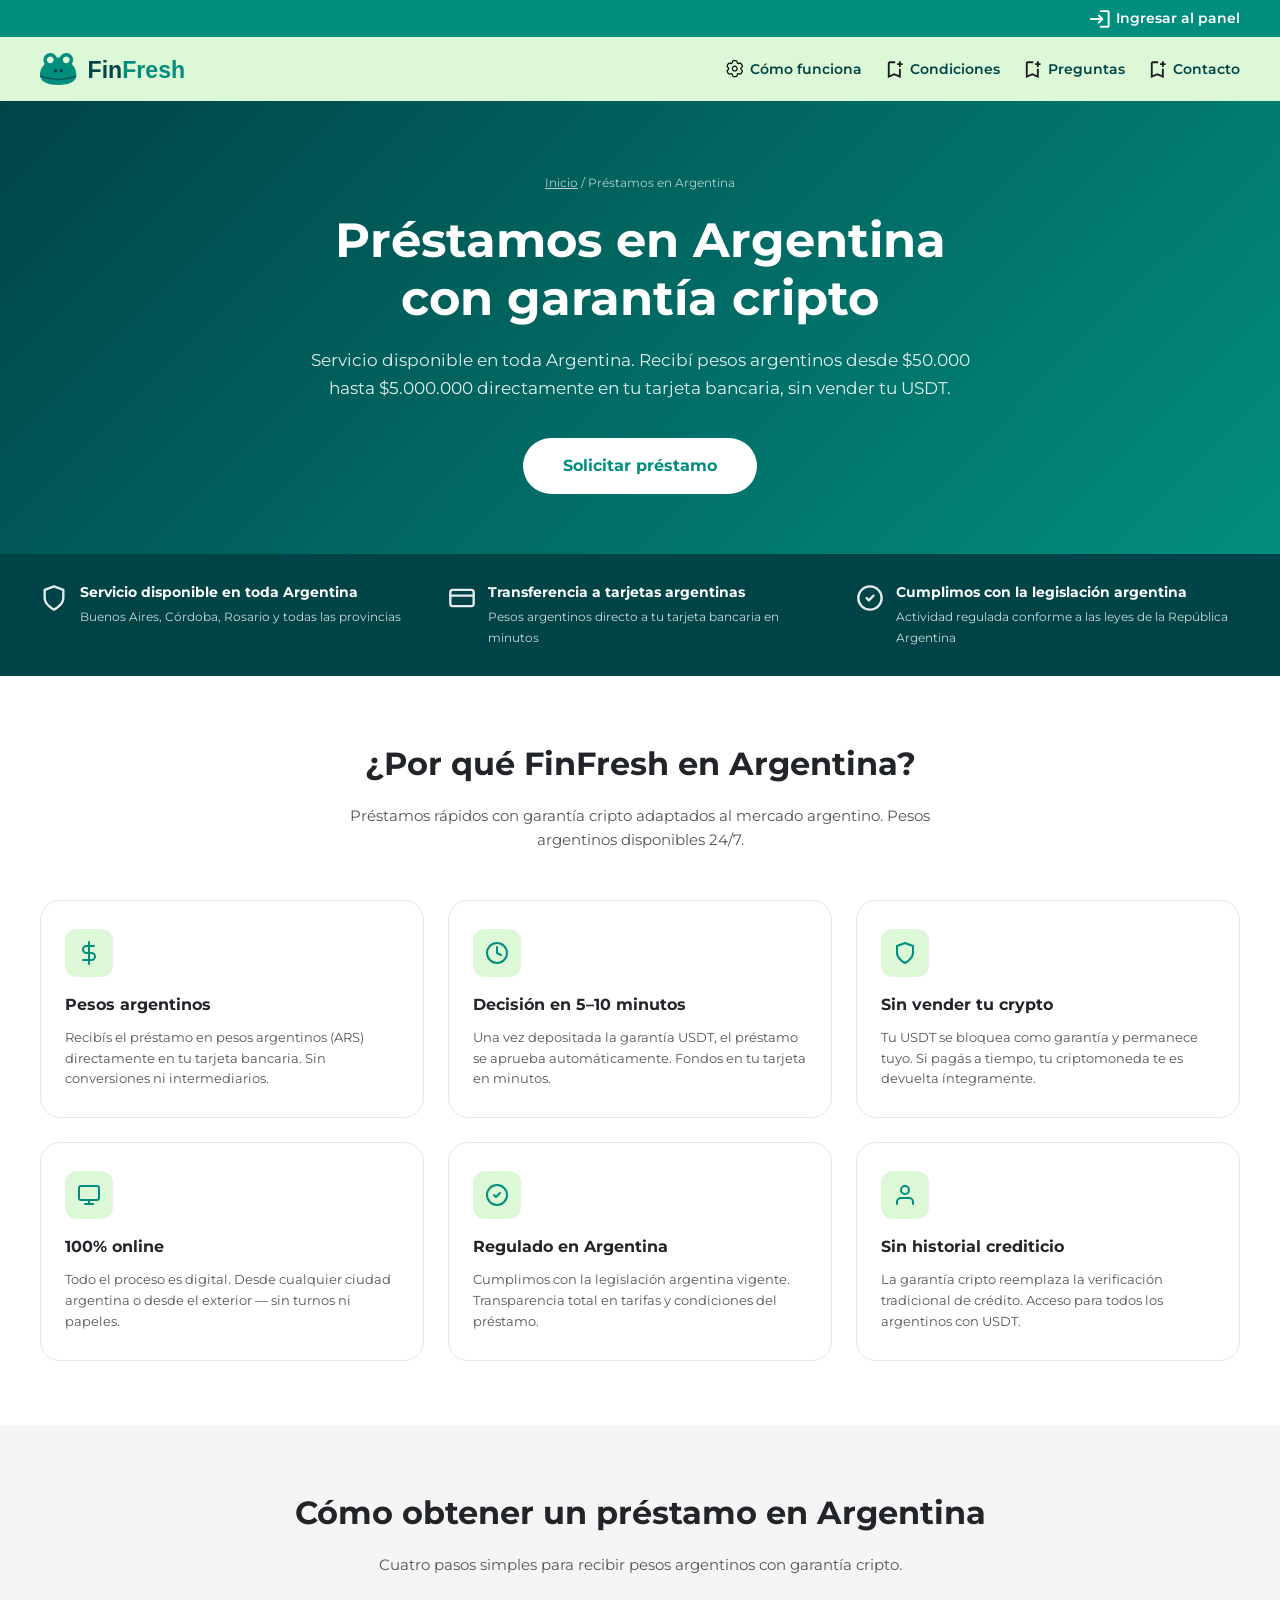
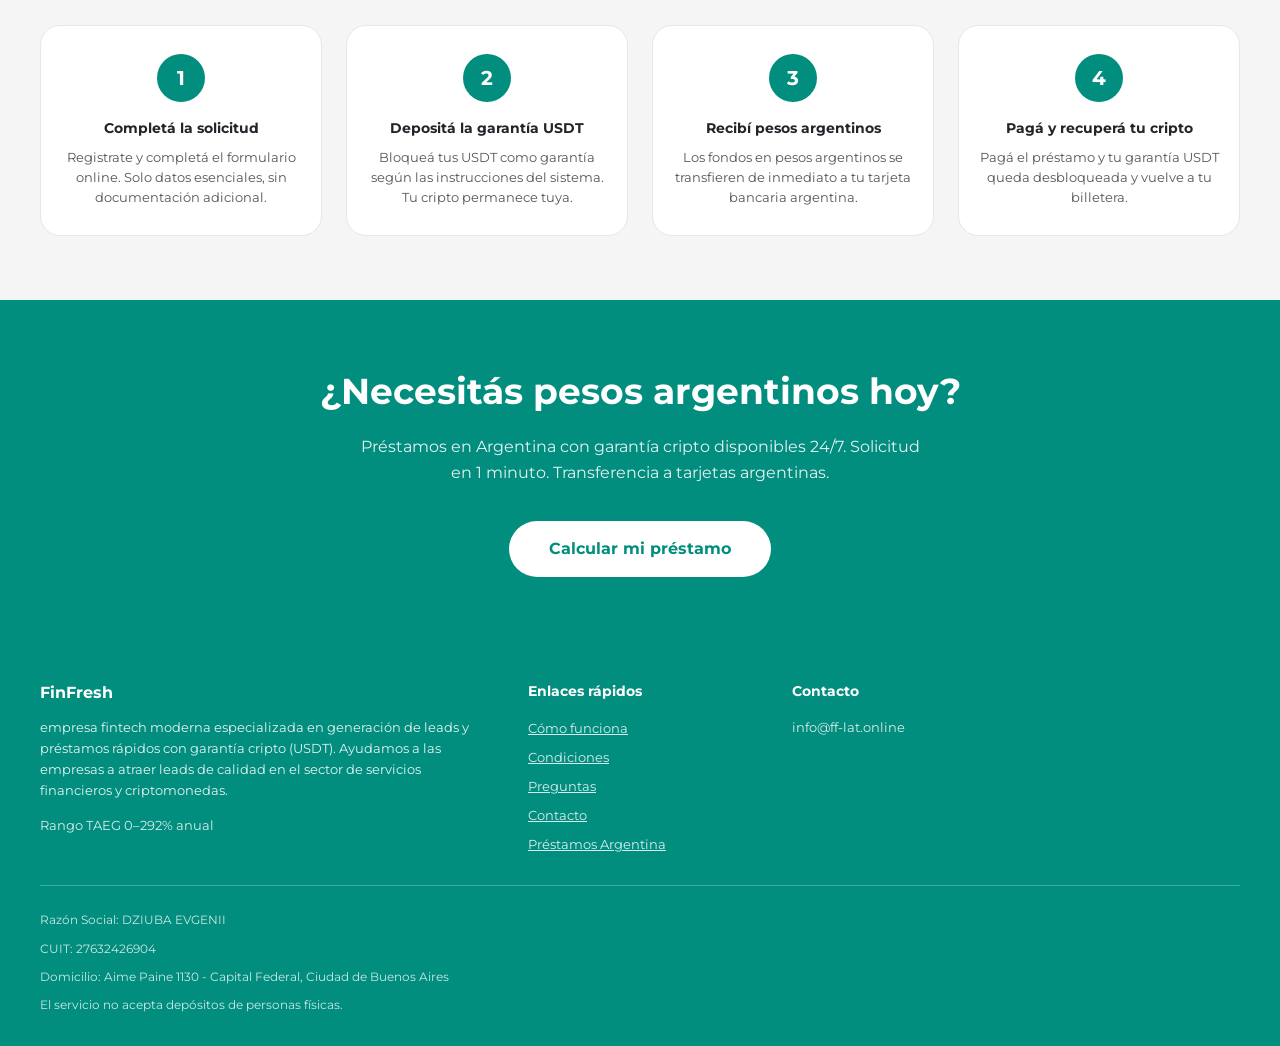
<file: argentina/index.html>
<!DOCTYPE html>
<html lang="es">
<head>
<!-- Google tag (gtag.js) -->
<script async src="https://www.googletagmanager.com/gtag/js?id=G-MBYTDG7WHK"></script>
<script>
  window.dataLayer = window.dataLayer || [];
  function gtag(){dataLayer.push(arguments);}
  gtag('js', new Date());
  gtag('config', 'G-MBYTDG7WHK');
</script>
<!-- End Google tag -->

  <meta charset="UTF-8" />
  <meta name="viewport" content="width=device-width, initial-scale=1.0" />
  <link rel="icon" href="/img/header_logo.svg" type="image/svg+xml"/>

  <!-- ═══ SEO ═══ -->
  <title>Préstamos en Argentina | Pesos argentinos con garantía USDT | FinFresh</title>
  <meta name="description" content="Préstamos en Argentina con garantía cripto USDT. Recibí pesos argentinos desde $50.000 hasta $5.000.000 en tu tarjeta bancaria. Servicio disponible en toda Argentina – Buenos Aires, Córdoba, Rosario y todas las provincias." />
  <meta name="robots" content="index, follow" />
  <meta name="keywords" content="préstamos Argentina, préstamos en Argentina, pesos argentinos, préstamos online Argentina, garantía cripto Argentina" />

  <!-- ═══ Canonical & hreflang ═══ -->
  <link rel="canonical" href="https://www.ff-lat.online/argentina" />
  <link rel="alternate" hreflang="es" href="https://www.ff-lat.online/argentina" />
  <link rel="alternate" hreflang="x-default" href="https://www.ff-lat.online/argentina" />

  <!-- ═══ Open Graph ═══ -->
  <meta property="og:type"        content="website" />
  <meta property="og:url"         content="https://www.ff-lat.online/argentina" />
  <meta property="og:title"       content="Préstamos en Argentina | Pesos argentinos con garantía USDT | FinFresh" />
  <meta property="og:description" content="Servicio disponible en toda Argentina. Recibí pesos argentinos con garantía cripto USDT. Sin vender tu crypto. Solicitud online en 1 minuto." />
  <meta property="og:image"       content="https://www.ff-lat.online/img/og-image.png" />
  <meta property="og:locale"      content="es_AR" />
  <meta property="og:site_name"   content="FinFresh" />

  <!-- ═══ Twitter Card ═══ -->
  <meta name="twitter:card"        content="summary_large_image" />
  <meta name="twitter:title"       content="Préstamos en Argentina | FinFresh" />
  <meta name="twitter:description" content="Pesos argentinos con garantía USDT. Servicio disponible en toda Argentina." />
  <meta name="twitter:image"       content="https://www.ff-lat.online/img/og-image.png" />

  <!-- ═══ Schema.org ═══ -->
  <script type="application/ld+json">
  {
    "@context": "https://schema.org",
    "@graph": [
      {
        "@type": "FinancialService",
        "name": "FinFresh",
        "url": "https://www.ff-lat.online/argentina",
        "areaServed": "Argentina",
        "serviceType": "Préstamos con garantía cripto",
        "description": "Préstamos en Argentina con garantía USDT. Transferencia de pesos argentinos a tarjetas bancarias. Cumplimos con la legislación argentina.",
        "provider": {
          "@type": "Person",
          "name": "DZIUBA EVGENII",
          "address": {
            "@type": "PostalAddress",
            "streetAddress": "Aime Paine 1130",
            "addressLocality": "Capital Federal, Ciudad de Buenos Aires",
            "addressCountry": "AR"
          }
        },
        "availableChannel": {
          "@type": "ServiceChannel",
          "serviceUrl": "https://www.ff-lat.online/",
          "availableLanguage": ["es", "en"]
        },
        "offers": {
          "@type": "Offer",
          "priceCurrency": "ARS",
          "priceSpecification": {
            "@type": "PriceSpecification",
            "minPrice": 50000,
            "maxPrice": 5000000,
            "priceCurrency": "ARS"
          }
        }
      },
      {
        "@type": "BreadcrumbList",
        "itemListElement": [
          { "@type": "ListItem", "position": 1, "name": "Inicio", "item": "https://www.ff-lat.online/" },
          { "@type": "ListItem", "position": 2, "name": "Préstamos en Argentina", "item": "https://www.ff-lat.online/argentina" }
        ]
      }
    ]
  }
  </script>

  <link rel="preconnect" href="https://fonts.googleapis.com" />
  <link rel="preconnect" href="https://fonts.gstatic.com" crossorigin />
  <link href="https://fonts.googleapis.com/css2?family=Montserrat:wght@400;500;600;700&display=swap" rel="stylesheet" />

  <style>
    *, *::before, *::after { box-sizing: border-box; margin: 0; padding: 0; }
    :root {
      --green: #028E7F; --lightgreen: #DCF8D6; --darkgreen: #004447;
      --gray-bg: #F5F5F5; --border: #E5E7EC; --text: #212529; --muted: #555;
      --radius-card: 20px; --font: 'Montserrat', sans-serif;
    }
    body { font-family: var(--font); color: var(--text); font-size: 14px; line-height: 1.5; overflow-x: hidden; }
    a { text-decoration: none; color: inherit; }
    ul { list-style: none; }
    img { display: block; max-width: 100%; }
    .container { width: 100%; max-width: 1240px; margin: 0 auto; padding: 0 20px; }

    /* HEADER */
    .header__top { background: var(--green); padding: 8px 0; }
    .header__bottom { background: var(--lightgreen); padding: 14px 0; }
    .header__top .container { display: flex; justify-content: flex-end; align-items: center; gap: 16px; }
    .header__bottom .container { display: flex; justify-content: space-between; align-items: center; }
    .logo img { height: 36px; }
    .header__nav ul { display: flex; gap: 24px; }
    .header__nav a { display: flex; align-items: center; gap: 6px; font-size: 14px; font-weight: 600; color: var(--darkgreen); }
    .header__nav a:hover { color: var(--green); }
    .header__nav img { width: 18px; height: 18px; }
    .enter-account { display: flex; align-items: center; color: #fff; font-size: 14px; font-weight: 600; gap: 6px; }
    .enter-account img { width: 20px; height: 20px; }

    /* HERO */
    .page-hero { background: linear-gradient(135deg, var(--darkgreen) 0%, var(--green) 100%); color: #fff; padding: 72px 0 60px; text-align: center; }
    .page-hero .breadcrumb { font-size: 12px; opacity: .7; margin-bottom: 20px; }
    .page-hero .breadcrumb a { color: #fff; text-decoration: underline; }
    .page-hero h1 { font-size: clamp(28px, 5vw, 48px); font-weight: 700; line-height: 1.2; margin-bottom: 20px; }
    .page-hero p { font-size: 17px; opacity: .9; max-width: 680px; margin: 0 auto 36px; line-height: 1.6; }
    .btn-primary { display: inline-block; background: #fff; color: var(--green); font-size: 16px; font-weight: 700; padding: 16px 40px; border-radius: 50px; transition: transform .2s, box-shadow .2s; }
    .btn-primary:hover { transform: translateY(-2px); box-shadow: 0 8px 24px rgba(0,0,0,.15); }

    /* TRUST STRIP */
    .trust-strip { background: var(--darkgreen); color: #fff; padding: 28px 0; }
    .trust-strip__grid { display: grid; grid-template-columns: repeat(3, 1fr); gap: 24px; }
    .trust-item { display: flex; align-items: flex-start; gap: 12px; }
    .trust-item svg { flex-shrink: 0; opacity: .9; margin-top: 2px; }
    .trust-item strong { display: block; font-size: 14px; font-weight: 700; margin-bottom: 3px; }
    .trust-item span { font-size: 12px; opacity: .8; line-height: 1.5; }

    /* SECTIONS */
    .section { padding: 64px 0; }
    .section--gray { background: var(--gray-bg); }
    .section-title { font-size: clamp(22px, 4vw, 32px); font-weight: 700; text-align: center; margin-bottom: 16px; }
    .section-subtitle-text { text-align: center; color: var(--muted); max-width: 620px; margin: 0 auto 48px; font-size: 15px; line-height: 1.6; }

    /* CARDS GRID */
    .cards-grid { display: grid; grid-template-columns: repeat(3, 1fr); gap: 24px; }
    .card { background: #fff; border-radius: var(--radius-card); padding: 28px 24px; border: 1px solid var(--border); }
    .section--gray .card { background: #fff; }
    .card__icon { width: 48px; height: 48px; background: var(--lightgreen); border-radius: 12px; display: flex; align-items: center; justify-content: center; margin-bottom: 16px; }
    .card__icon svg { color: var(--green); }
    .card h3 { font-size: 16px; font-weight: 700; margin-bottom: 10px; }
    .card p { font-size: 13px; color: var(--muted); line-height: 1.6; }

    /* STEPS */
    .steps-list { display: grid; grid-template-columns: repeat(4, 1fr); gap: 24px; }
    .step { background: #fff; border-radius: var(--radius-card); padding: 28px 20px; text-align: center; border: 1px solid var(--border); }
    .step__num { width: 48px; height: 48px; background: var(--green); color: #fff; border-radius: 50%; font-size: 20px; font-weight: 700; display: flex; align-items: center; justify-content: center; margin: 0 auto 16px; }
    .step h4 { font-size: 14px; font-weight: 700; margin-bottom: 8px; }
    .step p { font-size: 13px; color: var(--muted); line-height: 1.55; }

    /* CTA BLOCK */
    .cta-block { background: var(--green); color: #fff; padding: 64px 0; text-align: center; }
    .cta-block h2 { font-size: clamp(22px, 4vw, 36px); font-weight: 700; margin-bottom: 16px; }
    .cta-block p { font-size: 16px; opacity: .9; max-width: 560px; margin: 0 auto 36px; line-height: 1.6; }
    .btn-white { display: inline-block; background: #fff; color: var(--green); font-size: 16px; font-weight: 700; padding: 16px 40px; border-radius: 50px; transition: transform .2s; }
    .btn-white:hover { transform: translateY(-2px); }

    /* FOOTER */
    .footer { background: var(--green); color: #fff; padding: 40px 0 30px; }
    .footer-grid { display: grid; grid-template-columns: 2fr 1fr 2fr; gap: 40px; padding-bottom: 30px; border-bottom: 1px solid rgba(255,255,255,.25); margin-bottom: 24px; }
    .footer-about .brand { font-size: 16px; font-weight: 700; margin-bottom: 12px; }
    .footer-about p { font-size: 13px; line-height: 1.6; opacity: .9; }
    .footer-about .psk { font-size: 13px; margin-top: 16px; opacity: .85; }
    .footer-links h5, .footer-contact h5 { font-size: 14px; font-weight: 700; margin-bottom: 16px; }
    .footer-links ul li + li { margin-top: 8px; }
    .footer-links a { font-size: 13px; color: rgba(255,255,255,.85); text-decoration: underline; }
    .footer-contact .email { font-size: 13px; opacity: .85; }
    .footer-legal { font-size: 12px; line-height: 1.7; opacity: .8; }
    .footer-legal p + p { margin-top: 8px; }

    @media (max-width: 900px) {
      .trust-strip__grid, .cards-grid { grid-template-columns: 1fr 1fr; }
      .steps-list { grid-template-columns: 1fr 1fr; }
      .footer-grid { grid-template-columns: 1fr 1fr; }
    }
    @media (max-width: 600px) {
      .trust-strip__grid, .cards-grid, .steps-list, .footer-grid { grid-template-columns: 1fr; }
    }
  </style>
</head>
<body>

<!-- HEADER -->
<header>
  <div class="header__top">
    <div class="container">
      <a href="https://www.ff-lat.online/" class="enter-account">
        <img src="/img/login.svg" alt="" />
        Ingresar al panel
      </a>
    </div>
  </div>
  <div class="header__bottom">
    <div class="container">
      <a href="https://www.ff-lat.online/" class="logo">
        <img src="/img/header_logo.svg" alt="FinFresh – préstamos en Argentina" />
      </a>
      <nav class="header__nav">
        <ul>
          <li><a href="/kak-eto-rabotaet/"><img src="/img/settings.svg" alt="" />Cómo funciona</a></li>
          <li><a href="/usloviya/"><img src="/img/bookmark_add.svg" alt="" />Condiciones</a></li>
          <li><a href="/faq/"><img src="/img/bookmark_add.svg" alt="" />Preguntas</a></li>
          <li><a href="/kontakt/"><img src="/img/bookmark_add.svg" alt="" />Contacto</a></li>
        </ul>
      </nav>
    </div>
  </div>
</header>

<!-- HERO -->
<section class="page-hero">
  <div class="container">
    <p class="breadcrumb"><a href="https://www.ff-lat.online/">Inicio</a> / Préstamos en Argentina</p>
    <h1>Préstamos en Argentina<br>con garantía cripto</h1>
    <p>Servicio disponible en toda Argentina. Recibí pesos argentinos desde $50.000 hasta $5.000.000 directamente en tu tarjeta bancaria, sin vender tu USDT.</p>
    <a href="https://www.ff-lat.online/" class="btn-primary" onclick="gtag('event','click',{event_category:'button',event_label:'argentina_hero_cta'});">Solicitar préstamo</a>
  </div>
</section>

<!-- TRUST STRIP -->
<div class="trust-strip">
  <div class="container">
    <div class="trust-strip__grid">
      <div class="trust-item">
        <svg width="28" height="28" viewBox="0 0 24 24" fill="none" stroke="currentColor" stroke-width="2" stroke-linecap="round" stroke-linejoin="round"><path d="M12 22s8-4 8-10V5l-8-3-8 3v7c0 6 8 10 8 10z"/></svg>
        <div>
          <strong>Servicio disponible en toda Argentina</strong>
          <span>Buenos Aires, Córdoba, Rosario y todas las provincias</span>
        </div>
      </div>
      <div class="trust-item">
        <svg width="28" height="28" viewBox="0 0 24 24" fill="none" stroke="currentColor" stroke-width="2" stroke-linecap="round" stroke-linejoin="round"><rect x="2" y="5" width="20" height="14" rx="2"/><line x1="2" y1="10" x2="22" y2="10"/></svg>
        <div>
          <strong>Transferencia a tarjetas argentinas</strong>
          <span>Pesos argentinos directo a tu tarjeta bancaria en minutos</span>
        </div>
      </div>
      <div class="trust-item">
        <svg width="28" height="28" viewBox="0 0 24 24" fill="none" stroke="currentColor" stroke-width="2" stroke-linecap="round" stroke-linejoin="round"><path d="M9 12l2 2 4-4"/><path d="M12 2a10 10 0 1 0 0 20 10 10 0 0 0 0-20z"/></svg>
        <div>
          <strong>Cumplimos con la legislación argentina</strong>
          <span>Actividad regulada conforme a las leyes de la República Argentina</span>
        </div>
      </div>
    </div>
  </div>
</div>

<!-- BENEFICIOS -->
<section class="section">
  <div class="container">
    <h2 class="section-title">¿Por qué FinFresh en Argentina?</h2>
    <p class="section-subtitle-text">Préstamos rápidos con garantía cripto adaptados al mercado argentino. Pesos argentinos disponibles 24/7.</p>
    <div class="cards-grid">
      <div class="card">
        <div class="card__icon">
          <svg width="24" height="24" viewBox="0 0 24 24" fill="none" stroke="currentColor" stroke-width="2" stroke-linecap="round" stroke-linejoin="round"><line x1="12" y1="1" x2="12" y2="23"/><path d="M17 5H9.5a3.5 3.5 0 1 0 0 7h5a3.5 3.5 0 1 1 0 7H6"/></svg>
        </div>
        <h3>Pesos argentinos</h3>
        <p>Recibís el préstamo en pesos argentinos (ARS) directamente en tu tarjeta bancaria. Sin conversiones ni intermediarios.</p>
      </div>
      <div class="card">
        <div class="card__icon">
          <svg width="24" height="24" viewBox="0 0 24 24" fill="none" stroke="currentColor" stroke-width="2" stroke-linecap="round" stroke-linejoin="round"><circle cx="12" cy="12" r="10"/><polyline points="12 6 12 12 16 14"/></svg>
        </div>
        <h3>Decisión en 5–10 minutos</h3>
        <p>Una vez depositada la garantía USDT, el préstamo se aprueba automáticamente. Fondos en tu tarjeta en minutos.</p>
      </div>
      <div class="card">
        <div class="card__icon">
          <svg width="24" height="24" viewBox="0 0 24 24" fill="none" stroke="currentColor" stroke-width="2" stroke-linecap="round" stroke-linejoin="round"><path d="M12 22s8-4 8-10V5l-8-3-8 3v7c0 6 8 10 8 10z"/></svg>
        </div>
        <h3>Sin vender tu crypto</h3>
        <p>Tu USDT se bloquea como garantía y permanece tuyo. Si pagás a tiempo, tu criptomoneda te es devuelta íntegramente.</p>
      </div>
      <div class="card">
        <div class="card__icon">
          <svg width="24" height="24" viewBox="0 0 24 24" fill="none" stroke="currentColor" stroke-width="2" stroke-linecap="round" stroke-linejoin="round"><rect x="2" y="3" width="20" height="14" rx="2"/><line x1="8" y1="21" x2="16" y2="21"/><line x1="12" y1="17" x2="12" y2="21"/></svg>
        </div>
        <h3>100% online</h3>
        <p>Todo el proceso es digital. Desde cualquier ciudad argentina o desde el exterior — sin turnos ni papeles.</p>
      </div>
      <div class="card">
        <div class="card__icon">
          <svg width="24" height="24" viewBox="0 0 24 24" fill="none" stroke="currentColor" stroke-width="2" stroke-linecap="round" stroke-linejoin="round"><path d="M9 12l2 2 4-4"/><path d="M12 2a10 10 0 1 0 0 20 10 10 0 0 0 0-20z"/></svg>
        </div>
        <h3>Regulado en Argentina</h3>
        <p>Cumplimos con la legislación argentina vigente. Transparencia total en tarifas y condiciones del préstamo.</p>
      </div>
      <div class="card">
        <div class="card__icon">
          <svg width="24" height="24" viewBox="0 0 24 24" fill="none" stroke="currentColor" stroke-width="2" stroke-linecap="round" stroke-linejoin="round"><path d="M20 21v-2a4 4 0 0 0-4-4H8a4 4 0 0 0-4 4v2"/><circle cx="12" cy="7" r="4"/></svg>
        </div>
        <h3>Sin historial crediticio</h3>
        <p>La garantía cripto reemplaza la verificación tradicional de crédito. Acceso para todos los argentinos con USDT.</p>
      </div>
    </div>
  </div>
</section>

<!-- CÓMO FUNCIONA -->
<section class="section section--gray">
  <div class="container">
    <h2 class="section-title">Cómo obtener un préstamo en Argentina</h2>
    <p class="section-subtitle-text">Cuatro pasos simples para recibir pesos argentinos con garantía cripto.</p>
    <div class="steps-list">
      <div class="step">
        <div class="step__num">1</div>
        <h4>Completá la solicitud</h4>
        <p>Registrate y completá el formulario online. Solo datos esenciales, sin documentación adicional.</p>
      </div>
      <div class="step">
        <div class="step__num">2</div>
        <h4>Depositá la garantía USDT</h4>
        <p>Bloqueá tus USDT como garantía según las instrucciones del sistema. Tu cripto permanece tuya.</p>
      </div>
      <div class="step">
        <div class="step__num">3</div>
        <h4>Recibí pesos argentinos</h4>
        <p>Los fondos en pesos argentinos se transfieren de inmediato a tu tarjeta bancaria argentina.</p>
      </div>
      <div class="step">
        <div class="step__num">4</div>
        <h4>Pagá y recuperá tu cripto</h4>
        <p>Pagá el préstamo y tu garantía USDT queda desbloqueada y vuelve a tu billetera.</p>
      </div>
    </div>
  </div>
</section>

<!-- CTA -->
<section class="cta-block">
  <div class="container">
    <h2>¿Necesitás pesos argentinos hoy?</h2>
    <p>Préstamos en Argentina con garantía cripto disponibles 24/7. Solicitud en 1 minuto. Transferencia a tarjetas argentinas.</p>
    <a href="https://www.ff-lat.online/" class="btn-white" onclick="gtag('event','click',{event_category:'button',event_label:'argentina_bottom_cta'});">Calcular mi préstamo</a>
  </div>
</section>

<!-- FOOTER -->
<footer class="footer">
  <div class="container">
    <div class="footer-grid">
      <div class="footer-about">
        <div class="brand"><strong>FinFresh</strong></div>
        <p>empresa fintech moderna especializada en generación de leads y préstamos rápidos con garantía cripto (USDT). Ayudamos a las empresas a atraer leads de calidad en el sector de servicios financieros y criptomonedas.</p>
        <div class="psk">Rango TAEG 0–292% anual</div>
      </div>
      <div class="footer-links">
        <h5>Enlaces rápidos</h5>
        <ul>
          <li><a href="/kak-eto-rabotaet/">Cómo funciona</a></li>
          <li><a href="/usloviya/">Condiciones</a></li>
          <li><a href="/faq/">Preguntas</a></li>
          <li><a href="/kontakt/">Contacto</a></li>
          <li><a href="/prestamos-argentina/">Préstamos Argentina</a></li>
        </ul>
      </div>
      <div class="footer-contact">
        <h5>Contacto</h5>
        <div class="email">info@ff-lat.online</div>
      </div>
    </div>
    <div class="footer-legal">
      <p>Razón Social: DZIUBA EVGENII</p>
      <p>CUIT: 27632426904</p>
      <p>Domicilio: Aime Paine 1130 - Capital Federal, Ciudad de Buenos Aires</p>
      <p>El servicio no acepta depósitos de personas físicas.</p>
    </div>
  </div>
</footer>

</body>
</html>
</file>
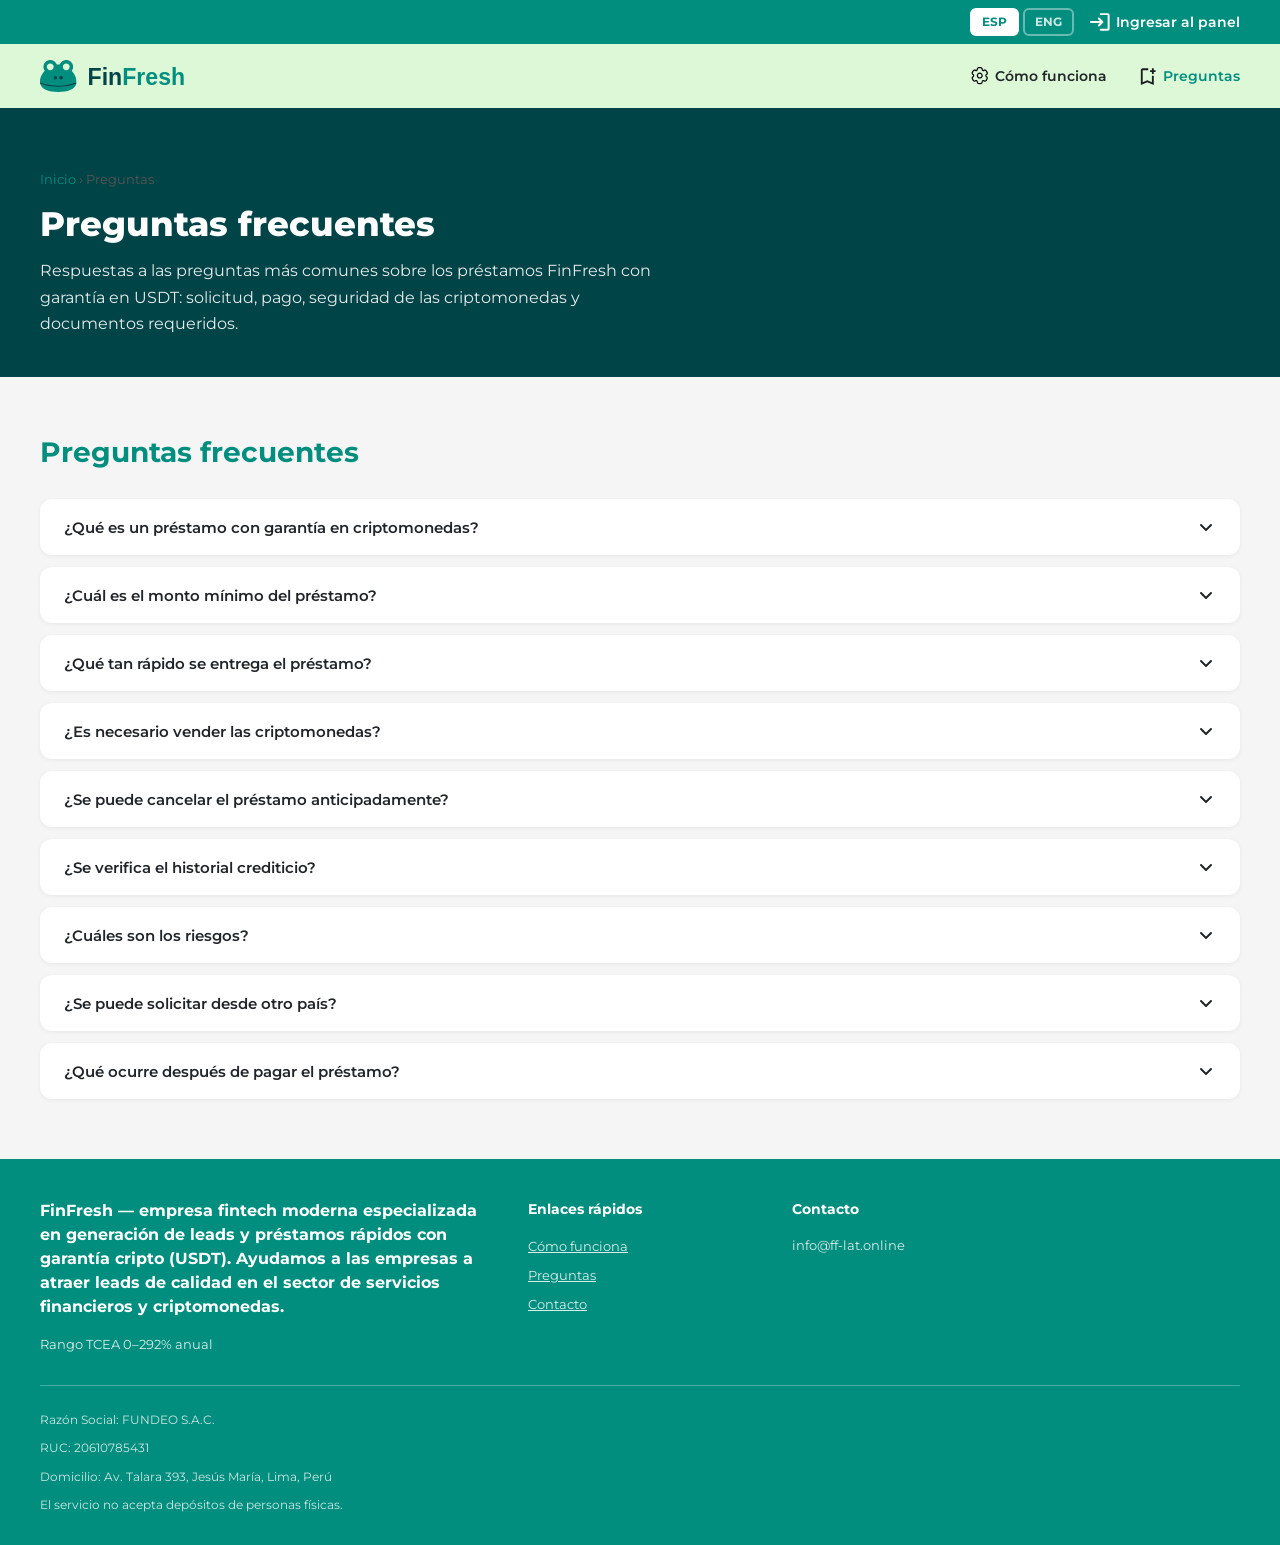
<file: faq/index.html>
<!DOCTYPE html>
<html lang="es">
<head>
<!-- Google Tag Manager -->
<script>(function(w,d,s,l,i){w[l]=w[l]||[];w[l].push({'gtm.start':
new Date().getTime(),event:'gtm.js'});var f=d.getElementsByTagName(s)[0],
j=d.createElement(s),dl=l!='dataLayer'?'&l='+l:'';j.async=true;j.src=
'https://www.googletagmanager.com/gtm.js?id='+i+dl;f.parentNode.insertBefore(j,f);
})(window,document,'script','dataLayer','GTM-P6Q9JS35');</script>
<!-- End Google Tag Manager -->
<!-- Google tag (gtag.js) -->
<script async src="https://www.googletagmanager.com/gtag/js?id=G-MBYTDG7WHK"></script>
<script>
  window.dataLayer = window.dataLayer || [];
  function gtag(){dataLayer.push(arguments);}
  gtag('js', new Date());
  gtag('config', 'G-MBYTDG7WHK');
</script>
<!-- End Google tag -->


  <meta charset="UTF-8"/>
  <meta name="viewport" content="width=device-width, initial-scale=1.0"/>
  <link rel="icon" href="/img/header_logo.svg" type="image/svg+xml"/>
  <title>Preguntas frecuentes – Préstamos con garantía cripto | FinFresh</title>
  <meta name="description" content="Respuestas a las preguntas más comunes sobre los préstamos FinFresh con garantía en USDT: solicitud, pago, seguridad de las criptomonedas y documentos requeridos."/>
  <meta name="robots" content="index, follow"/>
  <link rel="canonical" href="https://www.ff-lat.online/faq"/>
  <link rel="alternate" hreflang="es" href="https://www.ff-lat.online/faq"/>
  <link rel="alternate" hreflang="en" href="https://www.ff-lat.online/faq"/>
  <link rel="alternate" hreflang="x-default" href="https://www.ff-lat.online/faq"/>
  <meta property="og:type" content="website"/>
  <meta property="og:url" content="https://www.ff-lat.online/faq"/>
  <meta property="og:title" content="Preguntas frecuentes – Préstamos cripto | FinFresh"/>
  <meta property="og:description" content="Respuestas a las preguntas más comunes sobre los préstamos FinFresh con garantía en USDT: solicitud, pago y seguridad."/>
  <meta property="og:image" content="https://www.ff-lat.online/img/og-image.png"/>
  <meta property="og:locale" content="es_PE"/>
  <meta property="og:locale:alternate" content="en_US"/>
  <meta property="og:site_name" content="FinFresh"/>

  <script type="application/ld+json">
  {
    "@context": "https://schema.org",
    "@type": "FAQPage",
    "mainEntity": [
      { "@type": "Question", "name": "¿Qué es un préstamo con garantía en criptomonedas?", "acceptedAnswer": { "@type": "Answer", "text": "Es un préstamo en soles donde tus activos digitales (ej. USDT) funcionan como garantía. La criptomoneda se bloquea durante la vigencia del contrato y no se vende sin los motivos previstos en la oferta pública." } },
      { "@type": "Question", "name": "¿Cuál es el monto mínimo del préstamo?", "acceptedAnswer": { "@type": "Answer", "text": "El monto mínimo es de S/ 50. El rango actualizado siempre se muestra en la calculadora de la página principal." } },
      { "@type": "Question", "name": "¿Qué tan rápido se entrega el préstamo?", "acceptedAnswer": { "@type": "Answer", "text": "Con los datos correctos y la garantía depositada, el préstamo suele entregarse en 5–10 minutos: tras la activación, los fondos se transfieren a tu cuenta bancaria." } },
      { "@type": "Question", "name": "¿Es necesario vender las criptomonedas?", "acceptedAnswer": { "@type": "Answer", "text": "No. Los activos digitales funcionan como garantía y se bloquean durante la vigencia del contrato. Si cumples con las obligaciones, la criptomoneda no se vende y regresa a tu disposición." } },
      { "@type": "Question", "name": "¿Se puede cancelar el préstamo anticipadamente?", "acceptedAnswer": { "@type": "Answer", "text": "Sí. Puedes cancelar el préstamo en cualquier momento. El cobro de comisiones/intereses se detiene según las condiciones de la oferta pública, y la cripto de garantía queda desbloqueada." } },
      { "@type": "Question", "name": "¿Cuáles son los riesgos?", "acceptedAnswer": { "@type": "Answer", "text": "El riesgo principal está relacionado con la volatilidad del precio de los activos digitales. Si el valor de la garantía cae significativamente, las reglas del servicio pueden requerir garantía adicional o el pago parcial/total del préstamo." } }
    ]
  }
  </script>
  <!-- ═══ Twitter Card ═══ -->
  <meta name="twitter:card" content="summary_large_image"/>
  <meta name="twitter:title" content="Preguntas frecuentes – Préstamos cripto | FinFresh"/>
  <meta name="twitter:description" content="Respuestas a las preguntas más comunes sobre los préstamos FinFresh con garantía en USDT: solicitud, pago y seguridad."/>
  <meta name="twitter:image" content="https://www.ff-lat.online/img/og-image.png"/>


  <link rel="preconnect" href="https://fonts.googleapis.com"/>
  <link rel="preconnect" href="https://fonts.gstatic.com" crossorigin/>
  <link href="https://fonts.googleapis.com/css2?family=Montserrat:wght@400;500;600;700&display=swap" rel="stylesheet"/>
  <link rel="stylesheet" href="../css/main.css"/>

  <style>
    :root { --green:#028E7F; --lightgreen:#DCF8D6; --darkgreen:#004447; --gray-bg:#F5F5F5; --border:#E5E7EC; --text:#212529; --muted:#555; --font:'Montserrat',sans-serif; --radius-card:20px; }
    body { font-family:var(--font); color:var(--text); font-size:14px; line-height:1.5; overflow-x:hidden; }
    a { text-decoration:none; color:inherit; } ul { list-style:none; } img { display:block; max-width:100%; }
    .container { width:100%; max-width:1240px; margin:0 auto; padding:0 20px; }
    .header__top { background:var(--green); padding:8px 0; }
    .header__bottom { background:var(--lightgreen); padding:14px 0; }
    .header__top .container,.header__bottom .container { display:flex; align-items:center; }
    .header__top .container { justify-content:flex-end; gap:16px; }
    .header__bottom .container { justify-content:space-between; }
    .enter-account { display:flex; align-items:center; color:#fff; font-size:14px; font-weight:600; gap:6px; }
    .enter-account img { width:20px; height:20px; } .enter-account:hover { opacity:.85; }
    .lang-switcher { display:flex; align-items:center; gap:4px; }
    .lang-btn { padding:3px 10px; font-size:12px; font-weight:700; border:2px solid rgba(255,255,255,.4); border-radius:6px; cursor:pointer; background:transparent; color:rgba(255,255,255,.8); transition:all .2s; font-family:var(--font); line-height:1.5; }
    .lang-btn.active { background:#fff; color:var(--green); border-color:#fff; }
    .lang-btn:not(.active):hover { border-color:#fff; color:#fff; }
    .logo img { height:36px; }
    .header__nav ul { display:flex; align-items:center; gap:32px; }
    .header__nav a { display:flex; align-items:center; gap:6px; font-size:14px; font-weight:600; color:var(--text); transition:color .2s; }
    .header__nav a:hover,.header__nav a.active { color:var(--green); }
    .header__nav img { width:18px; height:18px; }
    .burger-btn { display:none; background:none; border:none; cursor:pointer; padding:6px; flex-direction:column; gap:5px; align-items:center; justify-content:center; border-radius:6px; }
    .burger-btn span { display:block; width:22px; height:2px; background:var(--text); border-radius:2px; transition:transform .3s,opacity .3s; }
    .burger-btn.open span:nth-child(1){transform:translateY(7px) rotate(45deg);} .burger-btn.open span:nth-child(2){opacity:0;transform:scaleX(0);} .burger-btn.open span:nth-child(3){transform:translateY(-7px) rotate(-45deg);}
    .mobile-nav { display:none; background:var(--lightgreen); border-top:1px solid rgba(2,142,127,.2); }
    .mobile-nav.open { display:block; }
    .mobile-nav ul { padding:10px 16px 4px; display:flex; flex-direction:column; gap:2px; }
    .mobile-nav li a { display:flex; align-items:center; gap:10px; padding:12px 14px; font-size:15px; font-weight:600; color:var(--text); border-radius:10px; transition:background .2s,color .2s; }
    .mobile-nav li a:hover,.mobile-nav li a.active { background:rgba(2,142,127,.12); color:var(--green); }
    .mobile-nav li a img { width:18px; height:18px; }
    .mobile-login { margin:4px 16px 8px; }
    .mobile-login a { display:flex; align-items:center; justify-content:center; gap:8px; background:var(--green); color:#fff; padding:13px 20px; border-radius:10px; font-weight:600; font-size:15px; width:100%; }
    .mobile-lang { padding:4px 16px 14px; display:flex; gap:8px; }
    .mobile-lang .lang-btn { flex:1; text-align:center; padding:10px; font-size:13px; border-color:rgba(0,0,0,.18); color:var(--text); }
    .mobile-lang .lang-btn.active { background:var(--green); color:#fff; border-color:var(--green); }
    .breadcrumb { padding:14px 0; font-size:13px; color:var(--muted); }
    .breadcrumb a { color:var(--green); } .breadcrumb a:hover { text-decoration:underline; }
    .breadcrumb span+span::before { content:' › '; }
    .page-hero { background:var(--darkgreen); color:#fff; padding:48px 0 40px; }
    .page-hero h1 { font-size:34px; font-weight:800; line-height:1.2; color:#fff; margin-bottom:14px; }
    .page-hero p { font-size:16px; opacity:.9; max-width:620px; line-height:1.65; }
    .faq-section { padding:60px 0; background:var(--gray-bg); }
    .section-subtitle { font-size:28px; line-height:1.14; font-weight:700; color:var(--green); margin-bottom:30px; }
    .faq-list { display:flex; flex-direction:column; gap:12px; }
    .faq-item { background:#fff; border-radius:12px; overflow:hidden; box-shadow:0 1px 4px rgba(0,0,0,.06); }
    .faq-item__question { width:100%; background:none; border:none; cursor:pointer; padding:18px 24px; font-family:var(--font); font-size:15px; font-weight:600; color:var(--text); text-align:left; display:flex; justify-content:space-between; align-items:center; gap:12px; transition:color .2s; }
    .faq-item__question:hover { color:var(--green); }
    .faq-item__question svg { flex-shrink:0; transition:transform .3s; }
    .faq-item.open .faq-item__question svg { transform:rotate(180deg); }
    .faq-item.open .faq-item__question { color:var(--green); }
    .faq-item__answer { max-height:0; overflow:hidden; transition:max-height .35s ease,padding .35s ease; font-size:14px; line-height:1.65; color:var(--muted); padding:0 24px; }
    .faq-item.open .faq-item__answer { max-height:500px; padding:0 24px 20px; }
    .footer { background:var(--green); color:#fff; padding:40px 0 30px; }
    .footer-grid { display:grid; grid-template-columns:2fr 1fr 2fr; gap:40px; padding-bottom:30px; border-bottom:1px solid rgba(255,255,255,.25); margin-bottom:24px; }
    .footer-about .brand { font-size:16px; font-weight:700; margin-bottom:12px; }
    .footer-about .psk { font-size:13px; margin-top:16px; opacity:.85; }
    .footer-links h5,.footer-contact h5 { font-size:14px; font-weight:700; margin-bottom:16px; }
    .footer-links ul li+li { margin-top:8px; }
    .footer-links a { font-size:13px; color:rgba(255,255,255,.85); text-decoration:underline; }
    .footer-links a:hover { color:#fff; }
    .footer-contact .phone { display:flex; align-items:center; gap:8px; font-size:16px; font-weight:700; margin-bottom:8px; }
    .footer-contact .phone img { width:20px; height:20px; filter:brightness(0) invert(1); }
    .footer-contact .email { font-size:13px; opacity:.85; }
    .footer-legal { font-size:12px; line-height:1.7; opacity:.8; }
    .footer-legal p+p { margin-top:8px; }
    @media (max-width:991px) { .footer-grid { grid-template-columns:1fr 1fr; } }
    @media (max-width:768px) { .header__nav{display:none!important;} .burger-btn{display:flex;} .header__top{display:none;} .header__bottom{padding:12px 0;} .logo img{height:32px;} .footer-grid{grid-template-columns:1fr;gap:24px;} .page-hero h1{font-size:26px;} .faq-item__question{font-size:14px;padding:15px 18px;} .faq-item__answer{padding:0 18px;} .faq-item.open .faq-item__answer{padding:0 18px 16px;} }
  </style>
  <script type="text/javascript">
    (function(m,e,t,r,i,k,a){m[i]=m[i]||function(){(m[i].a=m[i].a||[]).push(arguments)};m[i].l=1*new Date();for(var j=0;j<document.scripts.length;j++){if(document.scripts[j].src===r){return;}}k=e.createElement(t),a=e.getElementsByTagName(t)[0],k.async=1,k.src=r,a.parentNode.insertBefore(k,a)})(window,document,'script','https://mc.yandex.ru/metrika/tag.js?id=108464041','ym');
    ym(108464041, 'init', {ssr:true, webvisor:true, clickmap:true, ecommerce:"dataLayer", referrer: document.referrer, url: location.href, accurateTrackBounce:true, trackLinks:true});
  </script>
</head>
<body>
<!-- Google Tag Manager (noscript) -->
<noscript><iframe src="https://www.googletagmanager.com/ns.html?id=GTM-P6Q9JS35"
height="0" width="0" style="display:none;visibility:hidden"></iframe></noscript>
<!-- End Google Tag Manager (noscript) -->


<header>
  <div class="header__top">
    <div class="container">
      <div class="lang-switcher">
        <button class="lang-btn active" data-lang-btn="es" onclick="setLang('es');gtag('event','click',{event_category:'button',event_label:'lang_switch_es'});">ESP</button>
        <button class="lang-btn" data-lang-btn="en" onclick="setLang('en');gtag('event','click',{event_category:'button',event_label:'lang_switch_en'});">ENG</button>
      </div>
      <a href="#" class="enter-account" onclick="gtag('event','click',{event_category:'link',event_label:'header_login'});return false;">
        <img src="../img/login.svg" alt="Ingresar al panel"/>
        <span data-i18n="login_text">Ingresar al panel</span>
      </a>
    </div>
  </div>
  <div class="header__bottom">
    <div class="container">
      <a href="../index.html" class="logo" onclick="gtag('event','click',{event_category:'link',event_label:'header_logo'});"><img src="../img/header_logo.svg" alt="FinFresh"/></a>
      <nav class="header__nav">
        <ul>
          <li><a href="../index.html#kak-eto-rabotaet" onclick="gtag('event','click',{event_category:'link',event_label:'nav_how_it_works'});"><img src="../img/settings.svg" alt=""/><span data-i18n="nav_how">Cómo funciona</span></a></li>
          <li><a href="../faq/index.html" class="active" onclick="gtag('event','click',{event_category:'link',event_label:'nav_faq'});"><img src="../img/bookmark_add.svg" alt=""/><span data-i18n="nav_faq">Preguntas</span></a></li>
        </ul>
      </nav>
      <button class="burger-btn" id="burgerBtn" aria-label="Menu" aria-expanded="false" onclick="gtag('event','click',{event_category:'button',event_label:'header_mobile_menu'});"><span></span><span></span><span></span></button>
    </div>
  </div>
  <nav class="mobile-nav" id="mobileNav">
    <ul>
      <li><a href="../index.html#kak-eto-rabotaet" onclick="gtag('event','click',{event_category:'link',event_label:'nav_how_it_works'});"><img src="../img/settings.svg" alt=""/><span data-i18n="nav_how">Cómo funciona</span></a></li>
      <li><a href="../faq/index.html" class="active" onclick="gtag('event','click',{event_category:'link',event_label:'nav_faq'});"><img src="../img/bookmark_add.svg" alt=""/><span data-i18n="nav_faq">Preguntas</span></a></li>
    </ul>
    <div class="mobile-login"><a href="#" onclick="gtag('event','click',{event_category:'link',event_label:'header_login'});return false;"><img src="../img/login.svg" alt="" style="width:18px;height:18px;filter:brightness(0)invert(1);"/><span data-i18n="login_text">Ingresar al panel</span></a></div>
    <div class="mobile-lang">
      <button class="lang-btn active" data-lang-btn="es" onclick="setLang('es');gtag('event','click',{event_category:'button',event_label:'lang_switch_es'});">ESP</button>
      <button class="lang-btn" data-lang-btn="en" onclick="setLang('en');gtag('event','click',{event_category:'button',event_label:'lang_switch_en'});">ENG</button>
    </div>
  </nav>
</header>

<div class="page-hero">
  <div class="container">
    <nav class="breadcrumb">
      <span><a href="../index.html" data-i18n="breadcrumb_home" onclick="gtag('event','click',{event_category:'link',event_label:'nav_home'});">Inicio</a></span>
      <span data-i18n="nav_faq">Preguntas</span>
    </nav>
    <div data-lang="es">
      <h1>Preguntas frecuentes</h1>
      <p>Respuestas a las preguntas más comunes sobre los préstamos FinFresh con garantía en USDT: solicitud, pago, seguridad de las criptomonedas y documentos requeridos.</p>
    </div>
    <div data-lang="en" style="display:none">
      <h1>Frequently asked questions</h1>
      <p>Answers to common questions about FinFresh USDT-backed loans: application, repayment, crypto security, and required documents.</p>
    </div>
  </div>
</div>

<section class="faq-section">
  <div class="container">
    <h2 class="section-subtitle" data-i18n="faq_title">Preguntas frecuentes</h2>

    <div class="faq-list">

      <div class="faq-item">
        <button class="faq-item__question" onclick="toggleFaq(this);gtag('event','click',{event_category:'button',event_label:'faq1_q'});">
 <span data-i18n="faq1_q">¿Qué es un préstamo con garantía en criptomonedas?</span>
          <svg width="20" height="20" viewBox="0 0 20 20" fill="none"><path d="M5 8l5 5 5-5" stroke="currentColor" stroke-width="2" stroke-linecap="round" stroke-linejoin="round"/></svg>
        </button>
        <div class="faq-item__answer" data-i18n="faq1_a">Es un préstamo en soles donde tus activos digitales (ej. USDT) funcionan como garantía. La criptomoneda se bloquea durante la vigencia del contrato y no se vende sin los motivos previstos en la oferta pública.</div>
      </div>

      <div class="faq-item">
        <button class="faq-item__question" onclick="toggleFaq(this);gtag('event','click',{event_category:'button',event_label:'faq2_q'});">
 <span data-i18n="faq2_q">¿Cuál es el monto mínimo del préstamo?</span>
          <svg width="20" height="20" viewBox="0 0 20 20" fill="none"><path d="M5 8l5 5 5-5" stroke="currentColor" stroke-width="2" stroke-linecap="round" stroke-linejoin="round"/></svg>
        </button>
        <div class="faq-item__answer" data-i18n="faq2_a">El monto mínimo es de S/ 50. El rango actualizado siempre se muestra en la calculadora de la página principal.</div>
      </div>

      <div class="faq-item">
        <button class="faq-item__question" onclick="toggleFaq(this);gtag('event','click',{event_category:'button',event_label:'faq3_q'});">
 <span data-i18n="faq3_q">¿Qué tan rápido se entrega el préstamo?</span>
          <svg width="20" height="20" viewBox="0 0 20 20" fill="none"><path d="M5 8l5 5 5-5" stroke="currentColor" stroke-width="2" stroke-linecap="round" stroke-linejoin="round"/></svg>
        </button>
        <div class="faq-item__answer" data-i18n="faq3_a">Con los datos correctos y la garantía depositada, el préstamo suele entregarse en 5–10 minutos: tras la activación, los fondos se transfieren a tu cuenta bancaria.</div>
      </div>

      <div class="faq-item">
        <button class="faq-item__question" onclick="toggleFaq(this);gtag('event','click',{event_category:'button',event_label:'faq4_q'});">
 <span data-i18n="faq4_q">¿Es necesario vender las criptomonedas?</span>
          <svg width="20" height="20" viewBox="0 0 20 20" fill="none"><path d="M5 8l5 5 5-5" stroke="currentColor" stroke-width="2" stroke-linecap="round" stroke-linejoin="round"/></svg>
        </button>
        <div class="faq-item__answer" data-i18n="faq4_a">No. Los activos digitales funcionan como garantía y se bloquean durante la vigencia del contrato. Si cumples con las obligaciones, la criptomoneda no se vende y regresa a tu disposición.</div>
      </div>

      <div class="faq-item">
        <button class="faq-item__question" onclick="toggleFaq(this);gtag('event','click',{event_category:'button',event_label:'faq5_q'});">
 <span data-i18n="faq5_q">¿Se puede cancelar el préstamo anticipadamente?</span>
          <svg width="20" height="20" viewBox="0 0 20 20" fill="none"><path d="M5 8l5 5 5-5" stroke="currentColor" stroke-width="2" stroke-linecap="round" stroke-linejoin="round"/></svg>
        </button>
        <div class="faq-item__answer" data-i18n="faq5_a">Sí. Puedes cancelar el préstamo en cualquier momento. En ese caso, el cobro de comisiones/intereses se detiene según las condiciones de la oferta pública, y la cripto de garantía queda desbloqueada.</div>
      </div>

      <div class="faq-item">
        <button class="faq-item__question" onclick="toggleFaq(this);gtag('event','click',{event_category:'button',event_label:'faq6_q'});">
 <span data-i18n="faq6_q">¿Se verifica el historial crediticio?</span>
          <svg width="20" height="20" viewBox="0 0 20 20" fill="none"><path d="M5 8l5 5 5-5" stroke="currentColor" stroke-width="2" stroke-linecap="round" stroke-linejoin="round"/></svg>
        </button>
        <div class="faq-item__answer" data-i18n="faq6_a">La verificación del historial crediticio puede realizarse dentro de los límites previstos por la ley y la oferta pública. No se requieren constancias de ingresos en papel — la decisión se toma online.</div>
      </div>

      <div class="faq-item">
        <button class="faq-item__question" onclick="toggleFaq(this);gtag('event','click',{event_category:'button',event_label:'faq7_q'});">
 <span data-i18n="faq7_q">¿Cuáles son los riesgos?</span>
          <svg width="20" height="20" viewBox="0 0 20 20" fill="none"><path d="M5 8l5 5 5-5" stroke="currentColor" stroke-width="2" stroke-linecap="round" stroke-linejoin="round"/></svg>
        </button>
        <div class="faq-item__answer" data-i18n="faq7_a">El riesgo principal está relacionado con la volatilidad del precio de los activos digitales. Si el valor de la garantía cae significativamente, las reglas del servicio pueden requerir garantía adicional o el pago parcial/total del préstamo. Las condiciones detalladas se describen en la oferta pública.</div>
      </div>

      <div class="faq-item">
        <button class="faq-item__question" onclick="toggleFaq(this);gtag('event','click',{event_category:'button',event_label:'faq8_q'});">
 <span data-i18n="faq8_q">¿Se puede solicitar desde otro país?</span>
          <svg width="20" height="20" viewBox="0 0 20 20" fill="none"><path d="M5 8l5 5 5-5" stroke="currentColor" stroke-width="2" stroke-linecap="round" stroke-linejoin="round"/></svg>
        </button>
        <div class="faq-item__answer" data-i18n="faq8_a">Sí. El servicio funciona online y puedes estar en cualquier ciudad o país. El estado de residencia no importa — solo necesitas pasar la identificación remota y tener una cuenta bancaria para recibir los soles.</div>
      </div>

      <div class="faq-item">
        <button class="faq-item__question" onclick="toggleFaq(this);gtag('event','click',{event_category:'button',event_label:'faq9_q'});">
 <span data-i18n="faq9_q">¿Qué ocurre después de pagar el préstamo?</span>
          <svg width="20" height="20" viewBox="0 0 20 20" fill="none"><path d="M5 8l5 5 5-5" stroke="currentColor" stroke-width="2" stroke-linecap="round" stroke-linejoin="round"/></svg>
        </button>
        <div class="faq-item__answer" data-i18n="faq9_a">Tras el pago total del préstamo, la criptomoneda de garantía queda desbloqueada y vuelve a estar disponible en tu billetera. Lo que hagas con los activos después depende de ti.</div>
      </div>

    </div>
  </div>
</section>

<footer class="footer">
  <div class="container">
    <div class="footer-grid">
      <div class="footer-about">
        <div class="brand"><strong>FinFresh</strong> — <span data-i18n="footer_about">empresa fintech moderna especializada en generación de leads y préstamos rápidos con garantía cripto (USDT). Ayudamos a las empresas a atraer leads de calidad en el sector de servicios financieros y criptomonedas.</span></div>
        <div class="psk" data-i18n="footer_rate">Rango TCEA 0–292% anual</div>
      </div>
      <div class="footer-links">
        <h5 data-i18n="footer_links_title">Enlaces rápidos</h5>
        <ul>
          <li><a href="../index.html#kak-eto-rabotaet" data-i18n="nav_how" onclick="gtag('event','click',{event_category:'link',event_label:'nav_how_it_works'});">Cómo funciona</a></li>
          <li><a href="../faq/index.html" data-i18n="nav_faq" onclick="gtag('event','click',{event_category:'link',event_label:'nav_faq'});">Preguntas</a></li>
          <li><a href="../index.html#kontakt" data-i18n="nav_contact" onclick="gtag('event','click',{event_category:'link',event_label:'nav_contact'});">Contacto</a></li>
        </ul>
      </div>
      <div class="footer-contact">
        <h5 data-i18n="footer_contact_title">Contacto</h5>
        <div class="email">info@ff-lat.online</div>
      </div>
    </div>
    <div class="footer-legal">
      <p data-i18n="footer_legal1">Razón Social: FUNDEO S.A.C.</p>
      <p data-i18n="footer_legal2">RUC: 20610785431</p>
      <p data-i18n="footer_legal3">Domicilio: Av. Talara 393, Jesús María, Lima, Perú</p>
      <p data-i18n="footer_legal4">El servicio no acepta depósitos de personas físicas.</p>
    </div>
  </div>
</footer>

<script>
/* ============================================================
   FinFresh — Internationalization (Spanish / English)
   Supports: es (Español, default) · en (English)
   ============================================================ */

window.I18N = {

  /* ─────────────────── ESPAÑOL ─────────────────── */
  es: {
    /* Header */
    login_text:        'Ingresar al panel',
    logo_alt:          'FinFresh – préstamos con garantía en criptomonedas',
    nav_how:           'Cómo funciona',
    nav_terms:         'Condiciones',
    nav_faq:           'Preguntas',
    nav_contact:       'Contacto',
    nav_refer:         'Invita a un amigo',
    nav_legal:         'Información legal',

    /* Hero */
    hero_title:        'Cripto soles sin exchanges',
    hero_bubble_title: 'FinFresh',
    hero_bubble_text:  'FinFresh — servicio online de préstamos con garantía de activos digitales. Deja tus criptomonedas como garantía y recibe soles en tu tarjeta bancaria sin vender ni hacer P2P.',

    /* Calculator */
    calc_title:         '¿Cuánto necesitas?',
    calc_amount_label:  'Monto del préstamo',
    calc_term_label:    'Plazo del crédito',
    calc_min_amount:    'S/ 50',
    calc_max_amount:    'S/ 5,000,000',
    calc_min_term:      '1 día',
    calc_max_term:      '90 días',
    calc_take_label:    'Recibes:',
    calc_due_label:     'Hasta:',
    calc_return_label:  'Devuelves:',
    calc_hint_prefix:   'Si devuelves antes del',
    calc_hint_suffix:   '',
    calc_btn:           'Obtener soles',
    calc_note:          '* Cálculo aproximado de garantía USDT',

    /* Advantages */
    adv_title:     'Ventajas de FinFresh',
    adv1_title:    'Soles sin exchanges',
    adv1_text:     'Recibes soles con tus activos digitales como garantía: la criptomoneda se bloquea como respaldo y no se vende sin los motivos indicados en el contrato.',
    adv2_title:    'La cripto sigue siendo tuya',
    adv2_text:     'Si pagas a tiempo, la garantía no se vende ni se transfiere a terceros. Tras el cierre del contrato, la criptomoneda queda desbloqueada.',
    adv3_title:    'Servicio 24/7',
    adv3_text:     'El servicio funciona las 24 horas: puedes solicitar un préstamo y obtener la respuesta en cualquier momento.',
    adv4_title:    'Depósitos a cualquier banco',
    adv4_text:     'El monto aprobado se acredita en soles a cualquier cuenta bancaria que indiques.',
    adv5_title:    'Solicitud en 1 minuto',
    adv5_text:     'Mínimo de campos, solo los datos necesarios — sin certificados ni documentos adicionales.',
    adv6_title:    'Legal y seguro',
    adv6_text:     'El servicio opera conforme a la legislación vigente; los fondos y los activos de garantía se contabilizan por separado.',
    adv7_title:    'Resolución inmediata',
    adv7_text:     'La decisión sobre el préstamo se toma automáticamente según las reglas establecidas, una vez recibida la garantía.',
    adv8_title:    'Disponible desde cualquier lugar',
    adv8_text:     'Puedes solicitar el préstamo desde cualquier país con internet — los soles llega a tu tarjeta bancaria.',

    /* How it works */
    hiw_title:     '¿Cómo funciona?',
    step1_title:   'Completa la solicitud',
    step1_text:    'Regístrate y completa un breve formulario online. Solo los datos necesarios — sin documentación adicional.',
    step2_title:   'Transfiere la garantía',
    step2_text:    'Bloquea criptomonedas (ej. USDT) como garantía según las instrucciones.',
    step3_title:   'Recibe los soles',
    step3_text:    'Tras confirmar la garantía, los fondos en soles se transfieren al instante a tu tarjeta bancaria.',
    step4_title:   'Paga y recupera tu cripto',
    step4_text:    'Después del pago a tiempo, tu criptomoneda queda desbloqueada y vuelve a tu billetera.',

    /* FAQ */
    faq_title:  'Preguntas frecuentes',
    faq1_q:     '¿Qué es un préstamo con garantía en criptomonedas?',
    faq1_a:     'Es un préstamo en soles donde tus activos digitales (ej. USDT) funcionan como garantía. La criptomoneda se bloquea durante la vigencia del contrato y no se vende sin los motivos previstos en la oferta pública.',
    faq2_q:     '¿Cuál es el monto mínimo del préstamo?',
    faq2_a:     'El monto mínimo es de S/ 50. El rango actualizado siempre se muestra en la calculadora de la página principal.',
    faq3_q:     '¿Qué tan rápido se entrega el préstamo?',
    faq3_a:     'Con los datos correctos y la garantía depositada, el préstamo suele entregarse en 5–10 minutos: tras la activación, los fondos se transfieren a tu cuenta bancaria.',
    faq4_q:     '¿Es necesario vender las criptomonedas?',
    faq4_a:     'No. Los activos digitales funcionan como garantía y se bloquean durante la vigencia del contrato. Si cumples con las obligaciones, la criptomoneda no se vende y regresa a tu disposición.',
    faq5_q:     '¿Se puede cancelar el préstamo anticipadamente?',
    faq5_a:     'Sí. Puedes cancelar el préstamo en cualquier momento. En ese caso, el cobro de comisiones/intereses se detiene según las condiciones de la oferta pública, y la cripto de garantía queda desbloqueada.',
    faq6_q:     '¿Se verifica el historial crediticio?',
    faq6_a:     'La verificación del historial crediticio puede realizarse dentro de los límites previstos por la ley y la oferta pública. No se requieren constancias de ingresos en papel — la decisión se toma online.',
    faq7_q:     '¿Cuáles son los riesgos?',
    faq7_a:     'El riesgo principal está relacionado con la volatilidad del precio de los activos digitales. Si el valor de la garantía cae significativamente, las reglas del servicio pueden requerir garantía adicional o el pago parcial/total del préstamo. Las condiciones detalladas se describen en la oferta pública.',
    faq8_q:     '¿Se puede solicitar desde otro país?',
    faq8_a:     'Sí. El servicio funciona online y puedes estar en cualquier ciudad o país. El estado de residencia no importa — solo necesitas pasar la identificación remota y tener una cuenta bancaria para recibir los soles.',
    faq9_q:     '¿Qué ocurre después de pagar el préstamo?',
    faq9_a:     'Tras el pago total del préstamo, la criptomoneda de garantía queda desbloqueada y vuelve a estar disponible en tu billetera. Lo que hagas con los activos después depende de ti.',

    /* Contact section */
    contact_title:    'Problemas y sugerencias',
    contact_desc:     'Tienes alguna pregunta, encontraste un problema o quieres compartir una sugerencia? Escríbenos — responderemos lo antes posible.',
    contact_name:     'Tu nombre',
    contact_email_ph: 'Dirección de e-mail',
    contact_msg:      'Describe tu problema o sugerencia...',
    contact_btn:      'Enviar mensaje',
    contact_sent:     'Enviado ✓',

    /* Footer */
    footer_about:        'empresa fintech moderna especializada en generación de leads y préstamos rápidos con garantía cripto (USDT). Ayudamos a las empresas a atraer leads de calidad en el sector de servicios financieros y criptomonedas.',
    footer_rate:         'Rango TCEA 0–292% anual',
    footer_links_title:  'Enlaces rápidos',
    footer_contact_title:'Contacto',
    footer_legal1:       'Razón Social: FUNDEO S.A.C.',
    footer_legal2:       'RUC: 20610785431',
    footer_legal3:       'Domicilio: Av. Talara 393, Jesús María, Lima, Perú',
    footer_legal4:       'El servicio no acepta depósitos de personas físicas.',

    /* Waitlist modal */
    wl_badge:       'En desarrollo',
    wl_title_part1: 'Algo grande',
    wl_title_part2: '¡está por llegar!',
    wl_desc:        'La plataforma FinFresh está en la etapa final de lanzamiento. Déjanos tu email para que seas el primero en enterarte del inicio y disfrutarás de una oferta exclusiva para los primeros usuarios.',
    wl_perk1:       'Acceso prioritario',
    wl_perk2:       'Oferta especial en el lanzamiento',
    wl_perk3:       'Sin spam',
    wl_success:     '🎉 ¡Genial! Estás en la lista de espera.\n¡Pronto te avisaremos!',
    wl_error:       'Algo salió mal. Intenta de nuevo o escribe a info@ff-lat.online',
    wl_email_ph:    'Tu dirección de e-mail',
    wl_btn:         'Notificarme 🚀',
    wl_privacy:     '🔒 Tu e-mail está seguro. Sin spam.',
    wl_close_aria:  'Cerrar',

    /* Subpages — general */
    breadcrumb_home: 'Inicio',
    cta_btn:         'Calcular préstamo',
  },

  /* ─────────────────── ENGLISH ─────────────────── */
  en: {
    /* Header */
    login_text:        'Log in to account',
    logo_alt:          'FinFresh – crypto-backed loans',
    nav_how:           'How it works',
    nav_terms:         'Terms',
    nav_faq:           'FAQ',
    nav_contact:       'Contact',
    nav_refer:         'Refer a friend',
    nav_legal:         'Legal information',

    /* Hero */
    hero_title:        'Crypto soles without exchanges',
    hero_bubble_title: 'FinFresh',
    hero_bubble_text:  'FinFresh — online loan service backed by digital assets. Leave your cryptocurrencies as collateral and receive soles on your bank card without selling or P2P trading.',

    /* Calculator */
    calc_title:         'How much do you need?',
    calc_amount_label:  'Loan amount',
    calc_term_label:    'Loan term',
    calc_min_amount:    'S/ 50',
    calc_max_amount:    'S/ 5,000,000',
    calc_min_term:      '1 day',
    calc_max_term:      '90 days',
    calc_take_label:    'You receive:',
    calc_due_label:     'Due by:',
    calc_return_label:  'You repay:',
    calc_hint_prefix:   'If you repay by',
    calc_hint_suffix:   '',
    calc_btn:           'Get soles',
    calc_note:          '* Approximate USDT collateral calculation',

    /* Advantages */
    adv_title:     'Why FinFresh',
    adv1_title:    'Soles without exchanges',
    adv1_text:     'Receive soles with your digital assets as collateral: crypto is locked as security and not sold without the grounds specified in the agreement.',
    adv2_title:    'Your crypto stays yours',
    adv2_text:     'If you repay on time, the collateral is not sold or transferred to third parties. After the contract closes, your crypto is unlocked.',
    adv3_title:    '24/7 service',
    adv3_text:     'The service runs around the clock: apply for a loan and get a decision any time.',
    adv4_title:    'Soles to any card',
    adv4_text:     'The approved amount is credited in soles to any bank account you specify.',
    adv5_title:    'Apply in 1 minute',
    adv5_text:     'Minimal fields, only essential data — no certificates or extra documents required.',
    adv6_title:    'Legal and secure',
    adv6_text:     'The service operates in compliance with applicable law; funds and collateral assets are accounted for separately.',
    adv7_title:    'Instant decision',
    adv7_text:     'The loan decision is made automatically according to established rules once collateral is received.',
    adv8_title:    'Available worldwide',
    adv8_text:     'You can take out a loan from any country with internet access — soles are transferred to your bank account.',

    /* How it works */
    hiw_title:     'How it works',
    step1_title:   'Fill out the application',
    step1_text:    'Register and fill out a short online form. Only the essential data — no extra documents.',
    step2_title:   'Transfer collateral',
    step2_text:    'Lock cryptocurrency (e.g. USDT) as collateral following the instructions.',
    step3_title:   'Receive soles',
    step3_text:    'After collateral is confirmed, funds in soles are instantly transferred to your bank account.',
    step4_title:   'Repay and get your crypto back',
    step4_text:    'After timely repayment, your crypto is unlocked and returned to your wallet.',

    /* FAQ */
    faq_title:  'Frequently asked questions',
    faq1_q:     'What is a crypto-backed loan?',
    faq1_a:     'It is a soles loan where your digital assets (e.g. USDT) serve as collateral. The crypto is locked for the duration of the agreement and not sold without grounds stipulated in the public offer.',
    faq2_q:     'What is the minimum loan amount?',
    faq2_a:     'The minimum loan amount is S/ 50. The current range is always shown in the calculator on the main page.',
    faq3_q:     'How quickly is the loan issued?',
    faq3_a:     'With correct data and deposited collateral, the loan is usually issued within 5–10 minutes: after activation, funds are transferred to your bank account.',
    faq4_q:     'Do I need to sell my crypto?',
    faq4_a:     'No. Digital assets serve as collateral and are locked for the term of the agreement. If you meet your obligations, the crypto is not sold and is returned to your possession.',
    faq5_q:     'Can I repay the loan early?',
    faq5_a:     'Yes. You can fully repay the loan at any time. In that case, commission/interest accrual stops per the public offer terms, and the collateral crypto is unlocked.',
    faq6_q:     'Is credit history checked?',
    faq6_a:     'Credit history checks may be performed within the limits provided by law and the public offer. Paper income statements are not required — the decision is made online.',
    faq7_q:     'What are the risks?',
    faq7_a:     'The main risk relates to the volatility of digital asset prices. If collateral value drops significantly, service rules may require additional collateral or partial/full loan repayment. Full terms are described in the public offer.',
    faq8_q:     'Can I apply from another country?',
    faq8_a:     'Yes. The service works online and you can be in any city or country. Residency status does not matter — you just need to pass remote identity verification and have a bank account to receive soles.',
    faq9_q:     'What happens after the loan is repaid?',
    faq9_a:     'After the loan is fully repaid, the collateral crypto is unlocked and becomes available again in your wallet. What you do with the assets next is up to you.',

    /* Contact section */
    contact_title:    'Issues and suggestions',
    contact_desc:     'Have a question, encountered an issue, or want to share a suggestion? Write to us — we will reply as soon as possible.',
    contact_name:     'Your name',
    contact_email_ph: 'E-mail address',
    contact_msg:      'Describe your issue or suggestion...',
    contact_btn:      'Send message',
    contact_sent:     'Sent ✓',

    /* Footer */
    footer_about:        'modern fintech company specialising in lead generation and fast crypto-backed loans (USDT). We help businesses attract quality leads in the financial services and cryptocurrency sector.',
    footer_rate:         'TCEA range 0–292% per year',
    footer_links_title:  'Quick links',
    footer_contact_title:'Contact',
    footer_legal1:       'Legal name: FUNDEO S.A.C.',
    footer_legal2:       'RUC: 20610785431',
    footer_legal3:       'Address: Av. Talara 393, Jesús María, Lima, Perú',
    footer_legal4:       'The service does not accept deposits from individuals.',

    /* Waitlist modal */
    wl_badge:       'Coming soon',
    wl_title_part1: 'Something big',
    wl_title_part2: 'is on the way!',
    wl_desc:        'The FinFresh platform is in its final stage of launch. Leave us your email address to be the first to know about the launch and enjoy an exclusive offer for early adopters.',
    wl_perk1:       'Priority access',
    wl_perk2:       'Special offer at launch',
    wl_perk3:       'No spam',
    wl_success:     '🎉 Great! You are on the waiting list.\nWe'll let you know soon!',
    wl_error:       'Something went wrong. Try again or write to info@ff-lat.online',
    wl_email_ph:    'Your e-mail address',
    wl_btn:         'Notify me 🚀',
    wl_privacy:     '🔒 Your e-mail is safe. No spam.',
    wl_close_aria:  'Close',

    /* Subpages — general */
    breadcrumb_home: 'Home',
    cta_btn:         'Calculate loan',
  }
};

/* ─── Core i18n engine ─── */
window.currentLang = 'es';

window.setLang = function(lang) {
  if (!window.I18N[lang]) lang = 'es';
  window.currentLang = lang;
  localStorage.setItem('lang', lang);

  /* 1. HTML lang attribute */
  document.documentElement.lang = lang;

  /* 2. Simple text replacements via data-i18n */
  var L = window.I18N[lang];
  document.querySelectorAll('[data-i18n]').forEach(function(el) {
    var key = el.getAttribute('data-i18n');
    if (L[key] !== undefined) el.textContent = L[key];
  });

  /* 3. Placeholder replacements */
  document.querySelectorAll('[data-i18n-ph]').forEach(function(el) {
    var key = el.getAttribute('data-i18n-ph');
    if (L[key] !== undefined) el.placeholder = L[key];
  });

  /* 4. aria-label replacements */
  document.querySelectorAll('[data-i18n-aria]').forEach(function(el) {
    var key = el.getAttribute('data-i18n-aria');
    if (L[key] !== undefined) el.setAttribute('aria-label', L[key]);
  });

  /* 5. Show/hide language blocks */
  document.querySelectorAll('[data-lang]').forEach(function(el) {
    el.style.display = (el.getAttribute('data-lang') === lang) ? '' : 'none';
  });

  /* 6. Language button states */
  document.querySelectorAll('[data-lang-btn]').forEach(function(btn) {
    btn.classList.toggle('active', btn.getAttribute('data-lang-btn') === lang);
  });

  /* 7. Refresh calculator if present */
  if (typeof updateCalc === 'function') updateCalc();
};

/* ─── Auto-init on DOMContentLoaded ─── */
(function() {
  var saved = localStorage.getItem('lang');
  var lang  = (saved === 'es' || saved === 'en') ? saved : 'es';
  window.currentLang = lang;
  if (document.readyState === 'loading') {
    document.addEventListener('DOMContentLoaded', function() { window.setLang(lang); });
  } else {
    window.setLang(lang);
  }
})();

</script>
<script>
  function toggleFaq(btn) {
    var item = btn.closest('.faq-item');
    var isOpen = item.classList.contains('open');
    document.querySelectorAll('.faq-item.open').forEach(function(i){i.classList.remove('open');});
    if (!isOpen) item.classList.add('open');
  }
  (function(){var btn=document.getElementById('burgerBtn'),nav=document.getElementById('mobileNav');if(!btn||!nav)return;btn.addEventListener('click',function(){var o=nav.classList.toggle('open');btn.classList.toggle('open',o);btn.setAttribute('aria-expanded',o?'true':'false');});document.addEventListener('click',function(e){if(!btn.contains(e.target)&&!nav.contains(e.target)){nav.classList.remove('open');btn.classList.remove('open');btn.setAttribute('aria-expanded','false');}});})();
</script>
<script>
  /* ── Yandex.Metrika click tracking ── */
  (function() {
    document.addEventListener('click', function(e) {
      if (typeof ym === 'undefined') return;
      var el = e.target.closest('button, a.btn-get, a.btn-white, a.enter-account, [data-goal]');
      if (!el) return;
      var goal = el.getAttribute('data-goal');
      if (!goal) {
        var text = (el.getAttribute('aria-label') || el.innerText || el.className || 'btn')
          .trim().replace(/\s+/g,' ').slice(0, 60);
        goal = text.toLowerCase().replace(/[^a-z0-9]+/gi, '_').replace(/^_|_$/, '') || 'button_click';
      }
      ym(108464041, 'reachGoal', goal);
    }, false);
  })();
</script>

<script>
/* ── GA4: Scroll Depth Tracking ── */
(function() {
  var milestones = [25, 50, 75, 90];
  var reached = {};
  function getScrollPct() {
    var el = document.documentElement;
    var scrolled = el.scrollTop || document.body.scrollTop;
    var total = el.scrollHeight - el.clientHeight;
    return total > 0 ? Math.floor(scrolled / total * 100) : 0;
  }
  var ticking = false;
  window.addEventListener('scroll', function() {
    if (ticking) return;
    ticking = true;
    requestAnimationFrame(function() {
      var pct = getScrollPct();
      milestones.forEach(function(m) {
        if (!reached[m] && pct >= m) {
          reached[m] = true;
          gtag('event','scroll_depth',{event_category:'engagement',event_label:'scroll_'+m+'pct',value:m});
        }
      });
      ticking = false;
    });
  }, {passive:true});
})();
</script>
</body>
</html>
</file>
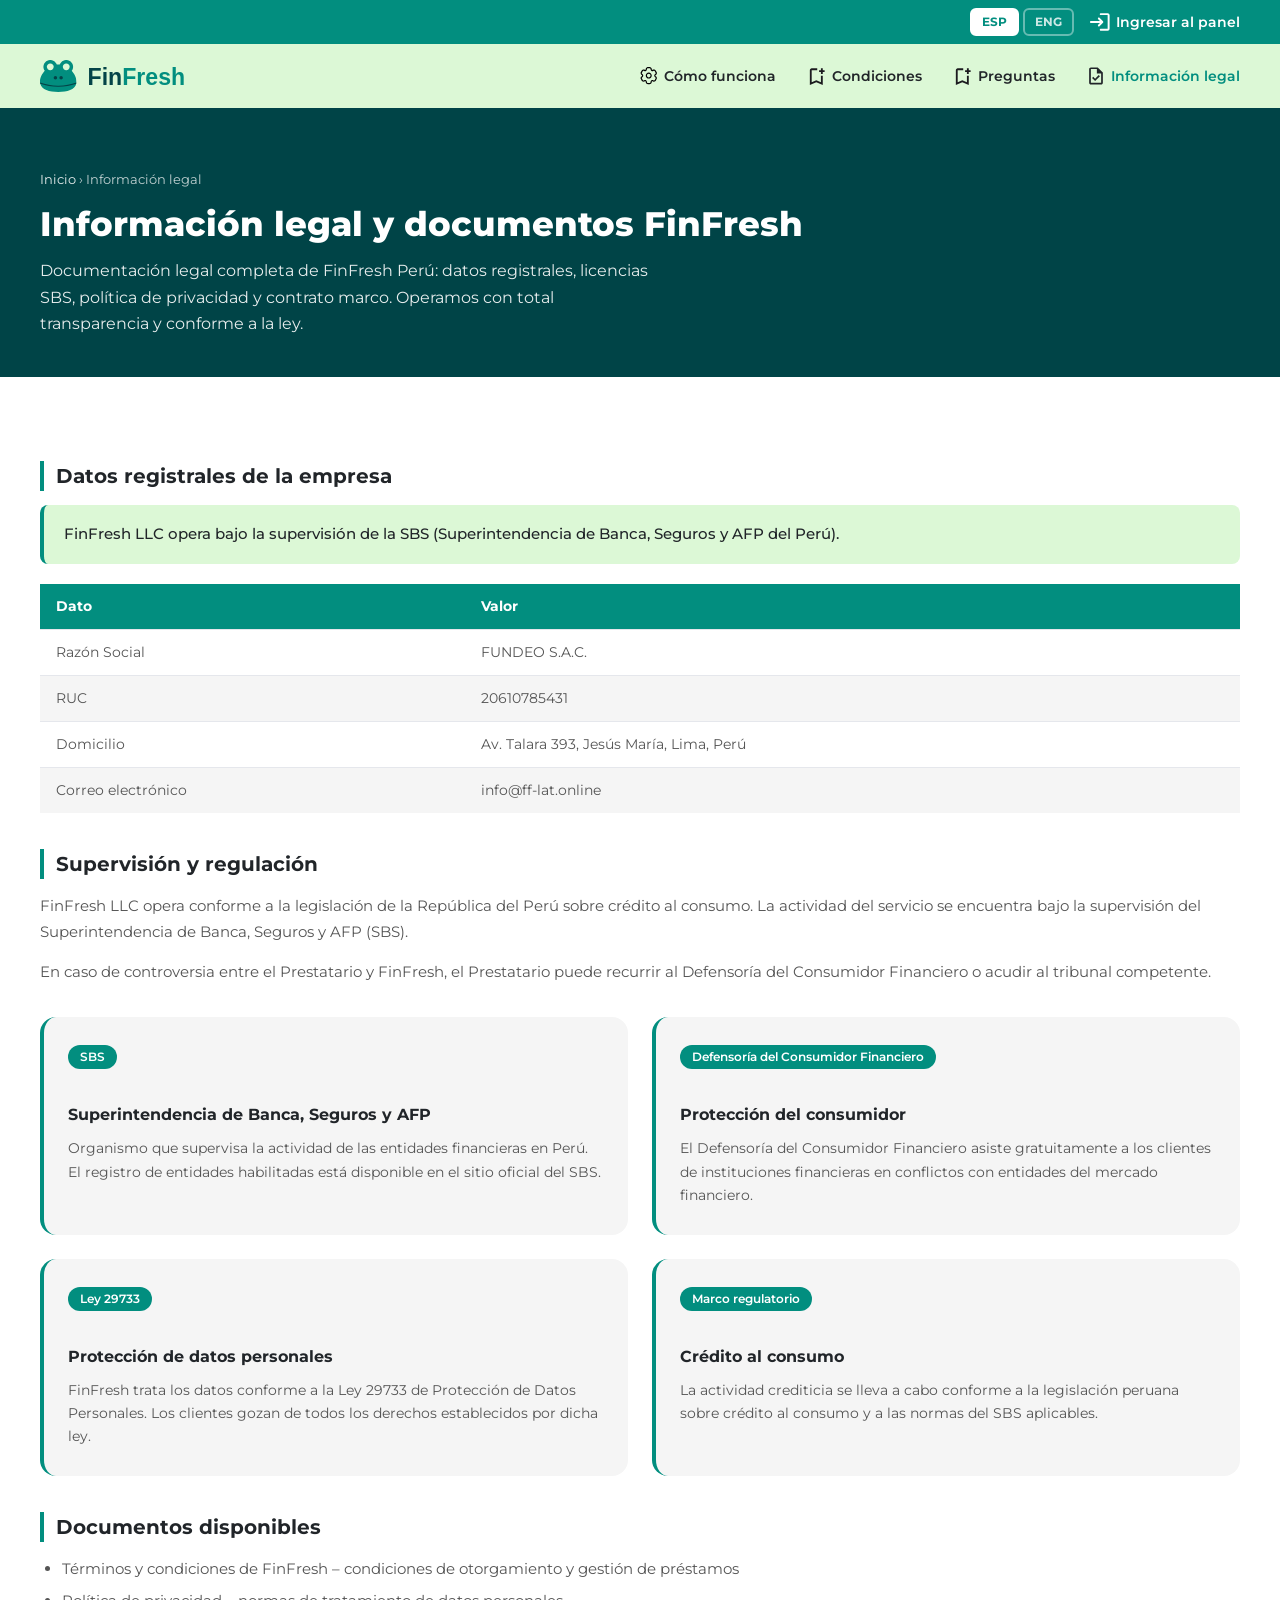
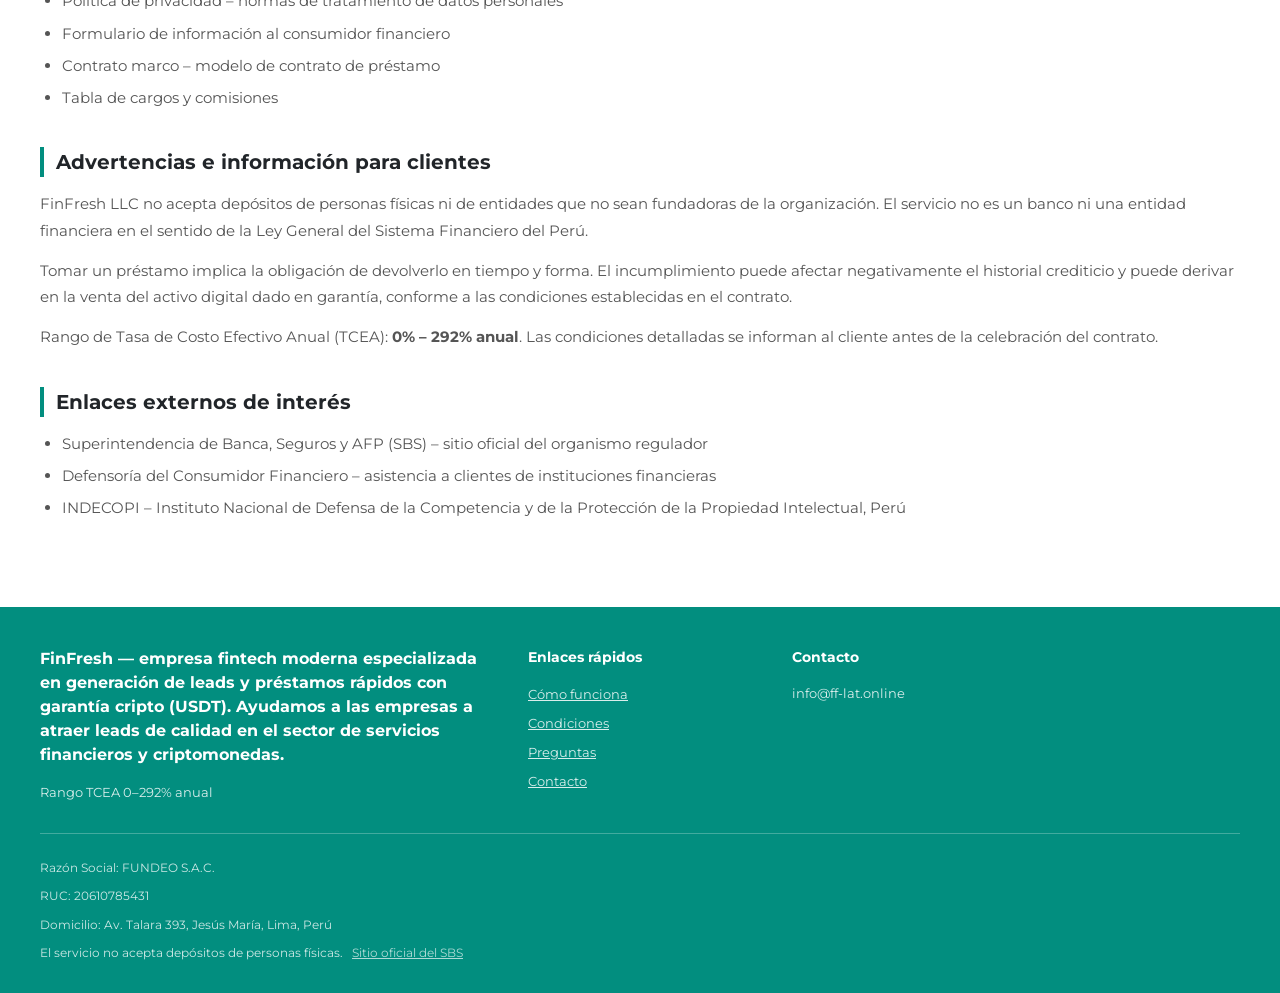
<file: informacje-prawne/index.html>
<!DOCTYPE html>
<html lang="es">
<head>
<!-- Google Tag Manager -->
<script>(function(w,d,s,l,i){w[l]=w[l]||[];w[l].push({'gtm.start':
new Date().getTime(),event:'gtm.js'});var f=d.getElementsByTagName(s)[0],
j=d.createElement(s),dl=l!='dataLayer'?'&l='+l:'';j.async=true;j.src=
'https://www.googletagmanager.com/gtm.js?id='+i+dl;f.parentNode.insertBefore(j,f);
})(window,document,'script','dataLayer','GTM-P6Q9JS35');</script>
<!-- End Google Tag Manager -->
<!-- Google tag (gtag.js) -->
<script async src="https://www.googletagmanager.com/gtag/js?id=G-MBYTDG7WHK"></script>
<script>
  window.dataLayer = window.dataLayer || [];
  function gtag(){dataLayer.push(arguments);}
  gtag('js', new Date());
  gtag('config', 'G-MBYTDG7WHK');
</script>
<!-- End Google tag -->


  <meta charset="UTF-8"/>
  <meta name="viewport" content="width=device-width, initial-scale=1.0"/>
  <link rel="icon" href="/img/header_logo.svg" type="image/svg+xml"/>

  <!-- SEO: Title and description -->
  <title>Información legal – Licencias y datos registrales de FinFresh | FinFresh</title>
  <meta name="description" content="Documentación legal completa de FinFresh Perú: datos registrales, licencias SBS, política de privacidad y contrato marco."/>
  <meta name="robots" content="index, follow"/>
  <meta name="author" content="FinFresh LLC"/>

  <!-- SEO: Canonical and hreflang -->
  <link rel="canonical" href="https://www.ff-lat.online/pravovaya-informaciya"/>
  <link rel="alternate" hreflang="es" href="https://www.ff-lat.online/informacje-prawne"/>
  <link rel="alternate" hreflang="en" href="https://www.ff-lat.online/informacje-prawne"/>
  <link rel="alternate" hreflang="x-default" href="https://www.ff-lat.online/informacje-prawne"/>

  <!-- Open Graph -->
  <meta property="og:type"        content="website"/>
  <meta property="og:url"         content="https://www.ff-lat.online/informacje-prawne"/>
  <meta property="og:title"       content="Información legal – Licencias y datos registrales de FinFresh | FinFresh"/>
  <meta property="og:description" content="Documentación legal completa de FinFresh Perú: datos registrales, licencias SBS, política de privacidad y contrato marco."/>
  <meta property="og:image"       content="https://www.ff-lat.online/img/og-image.png"/>
  <meta property="og:locale"      content="es_PE"/>
  <meta property="og:locale:alternate" content="en_US"/>
  <meta property="og:site_name"   content="FinFresh"/>

  <!-- Organization Schema -->
  <script type="application/ld+json">
  {
    "@context": "https://schema.org",
    "@type": "Organization",
    "name": "FinFresh LLC",
    "url": "https://www.ff-lat.online",
    "legalName": "FinFresh Sociedad de Responsabilidad Limitada",
    "taxID": "000000000000",
    "address": {
      "@type": "PostalAddress",
      "streetAddress": "Av. Talara 393",
      "addressLocality": "Jesús María, Lima",
      "postalCode": "",
      "addressCountry": "PE"
    },
    "contactPoint": {
      "@type": "ContactPoint",
      "email": "info@ff-lat.online",
      "contactType": "customer service",
      "areaServed": "PE",
      "availableLanguage": ["es", "en"]
    }
  }
  </script>

  <!-- Breadcrumb Schema -->
  <script type="application/ld+json">
  {
    "@context": "https://schema.org",
    "@type": "BreadcrumbList",
    "itemListElement": [
      { "@type": "ListItem", "position": 1, "name": "Inicio", "item": "https://www.ff-lat.online/" },
      { "@type": "ListItem", "position": 2, "name": "Información legal", "item": "https://www.ff-lat.online/informacje-prawne" }
    ]
  }
  </script>
  <!-- ═══ Twitter Card ═══ -->
  <meta name="twitter:card" content="summary_large_image"/>
  <meta name="twitter:title" content="Información legal – Licencias y datos registrales de FinFresh | FinFresh"/>
  <meta name="twitter:description" content="Documentación legal completa de FinFresh Perú: datos registrales, licencias SBS, política de privacidad y contrato marco."/>
  <meta name="twitter:image" content="https://www.ff-lat.online/img/og-image.png"/>


  <link rel="preconnect" href="https://fonts.googleapis.com"/>
  <link rel="preconnect" href="https://fonts.gstatic.com" crossorigin/>
  <link href="https://fonts.googleapis.com/css2?family=Montserrat:wght@400;500;600;700&display=swap" rel="stylesheet"/>
  <link rel="stylesheet" href="../css/main.css"/>

  <style>
    :root { --green:#028E7F; --lightgreen:#DCF8D6; --darkgreen:#004447; --gray-bg:#F5F5F5; --border:#E5E7EC; --text:#212529; --muted:#555; --font:'Montserrat',sans-serif; --radius-card:20px; }
    body { font-family:var(--font); color:var(--text); font-size:14px; line-height:1.5; overflow-x:hidden; }
    a { text-decoration:none; color:inherit; } ul { list-style:none; } img { display:block; max-width:100%; }
    .container { width:100%; max-width:1240px; margin:0 auto; padding:0 20px; }
    .header__top { background:var(--green); padding:8px 0; }
    .header__bottom { background:var(--lightgreen); padding:14px 0; }
    .header__top .container,.header__bottom .container { display:flex; align-items:center; }
    .header__top .container { justify-content:flex-end; gap:16px; }
    .header__bottom .container { justify-content:space-between; }
    .enter-account { display:flex; align-items:center; color:#fff; font-size:14px; font-weight:600; gap:6px; }
    .enter-account img { width:20px; height:20px; } .enter-account:hover { opacity:.85; }
    .lang-switcher { display:flex; align-items:center; gap:4px; }
    .lang-btn { padding:3px 10px; font-size:12px; font-weight:700; border:2px solid rgba(255,255,255,.4); border-radius:6px; cursor:pointer; background:transparent; color:rgba(255,255,255,.8); transition:all .2s; font-family:var(--font); line-height:1.5; }
    .lang-btn.active { background:#fff; color:var(--green); border-color:#fff; }
    .lang-btn:not(.active):hover { border-color:#fff; color:#fff; }
    .logo img { height:36px; }
    .header__nav ul { display:flex; align-items:center; gap:32px; }
    .header__nav a { display:flex; align-items:center; gap:6px; font-size:14px; font-weight:600; color:var(--text); transition:color .2s; }
    .header__nav a:hover,.header__nav a.active { color:var(--green); }
    .header__nav img { width:18px; height:18px; }
    .burger-btn { display:none; background:none; border:none; cursor:pointer; padding:6px; flex-direction:column; gap:5px; align-items:center; justify-content:center; border-radius:6px; }
    .burger-btn span { display:block; width:22px; height:2px; background:var(--text); border-radius:2px; transition:transform .3s,opacity .3s; }
    .burger-btn.open span:nth-child(1){transform:translateY(7px) rotate(45deg);} .burger-btn.open span:nth-child(2){opacity:0;transform:scaleX(0);} .burger-btn.open span:nth-child(3){transform:translateY(-7px) rotate(-45deg);}
    .mobile-nav { display:none; background:var(--lightgreen); border-top:1px solid rgba(2,142,127,.2); }
    .mobile-nav.open { display:block; }
    .mobile-nav ul { padding:10px 16px 4px; display:flex; flex-direction:column; gap:2px; }
    .mobile-nav li a { display:flex; align-items:center; gap:10px; padding:12px 14px; font-size:15px; font-weight:600; color:var(--text); border-radius:10px; transition:background .2s,color .2s; }
    .mobile-nav li a:hover { background:rgba(2,142,127,.12); color:var(--green); }
    .mobile-nav li a img { width:18px; height:18px; }
    .mobile-login { margin:4px 16px 8px; }
    .mobile-login a { display:flex; align-items:center; justify-content:center; gap:8px; background:var(--green); color:#fff; padding:13px 20px; border-radius:10px; font-weight:600; font-size:15px; width:100%; }
    .mobile-lang { padding:4px 16px 14px; display:flex; gap:8px; }
    .mobile-lang .lang-btn { flex:1; text-align:center; padding:10px; font-size:13px; border-color:rgba(0,0,0,.18); color:var(--text); }
    .mobile-lang .lang-btn.active { background:var(--green); color:#fff; border-color:var(--green); }
    .breadcrumb { padding:14px 0; font-size:13px; color:rgba(255,255,255,.75); }
    .breadcrumb a { color:rgba(255,255,255,.9); } .breadcrumb a:hover { text-decoration:underline; }
    .breadcrumb span+span::before { content:' › '; }
    .page-hero { background:var(--darkgreen); color:#fff; padding:48px 0 40px; }
    .page-hero h1 { font-size:34px; font-weight:800; line-height:1.2; color:#fff; margin-bottom:14px; }
    .page-hero p { font-size:16px; opacity:.9; max-width:620px; line-height:1.65; }
    .page-content { padding:48px 0 72px; }
    .page-content h2 { font-size:20px; font-weight:700; margin:36px 0 14px; color:var(--text); border-left:4px solid var(--green); padding-left:12px; }
    .page-content p { font-size:15px; line-height:1.75; color:var(--muted); margin-bottom:14px; }
    .page-content ul { padding-left:22px; margin-bottom:14px; }
    .page-content ul li { font-size:15px; line-height:1.75; color:var(--muted); list-style:disc; margin-bottom:6px; }
    .legal-cards { display:grid; grid-template-columns:repeat(2,1fr); gap:24px; margin:32px 0; }
    .legal-card { background:var(--gray-bg); border-radius:16px; padding:28px 24px; border-left:4px solid var(--green); }
    .legal-card h3 { font-size:16px; font-weight:700; margin-bottom:10px; color:var(--text); }
    .legal-card p { font-size:14px; color:var(--muted); line-height:1.65; margin:0; }
    .legal-card .badge { display:inline-block; background:var(--green); color:#fff; border-radius:20px; padding:3px 12px; font-size:12px; font-weight:600; margin-bottom:10px; }
    .info-box { background:var(--lightgreen); border-left:4px solid var(--green); border-radius:8px; padding:16px 20px; margin-bottom:20px; }
    .info-box p { margin:0; color:var(--text); font-weight:500; font-size:15px; }
    table { width:100%; border-collapse:collapse; margin-bottom:24px; font-size:14px; }
    table th, table td { padding:10px 14px; text-align:left; border-bottom:1px solid var(--border); }
    table thead th { background:var(--gray-bg); font-weight:700; color:var(--text); }
    table tbody td { color:var(--muted); }
    table tbody tr:last-child td { border-bottom:none; }
    .footer { background:var(--green); color:#fff; padding:40px 0 30px; }
    .footer-grid { display:grid; grid-template-columns:2fr 1fr 2fr; gap:40px; padding-bottom:30px; border-bottom:1px solid rgba(255,255,255,.25); margin-bottom:24px; }
    .footer-about .brand { font-size:16px; font-weight:700; margin-bottom:12px; }
    .footer-about .psk { font-size:13px; margin-top:16px; opacity:.85; }
    .footer-links h5,.footer-contact h5 { font-size:14px; font-weight:700; margin-bottom:16px; }
    .footer-links ul li+li { margin-top:8px; }
    .footer-links a { font-size:13px; color:rgba(255,255,255,.85); text-decoration:underline; }
    .footer-links a:hover { color:#fff; }
    .footer-contact .phone { display:flex; align-items:center; gap:8px; font-size:16px; font-weight:700; margin-bottom:8px; }
    .footer-contact .phone img { width:20px; height:20px; filter:brightness(0) invert(1); }
    .footer-contact .email { font-size:13px; opacity:.85; }
    .footer-legal { font-size:12px; line-height:1.7; opacity:.8; }
    .footer-legal p+p { margin-top:8px; }
    @media (max-width:991px) { .legal-cards{grid-template-columns:1fr;} .footer-grid{grid-template-columns:1fr 1fr;} }
    @media (max-width:768px) { .header__nav{display:none!important;} .burger-btn{display:flex;} .header__top{display:none;} .header__bottom{padding:12px 0;} .logo img{height:32px;} .footer-grid{grid-template-columns:1fr;gap:24px;} .page-hero h1{font-size:26px;} }
  </style>

  <!-- Yandex.Metrika counter -->
  <script type="text/javascript">
    (function(m,e,t,r,i,k,a){m[i]=m[i]||function(){(m[i].a=m[i].a||[]).push(arguments)};m[i].l=1*new Date();for(var j=0;j<document.scripts.length;j++){if(document.scripts[j].src===r){return;}}k=e.createElement(t),a=e.getElementsByTagName(t)[0],k.async=1,k.src=r,a.parentNode.insertBefore(k,a)})(window,document,'script','https://mc.yandex.ru/metrika/tag.js?id=108464041','ym');
    ym(108464041, 'init', {ssr:true, webvisor:true, clickmap:true, ecommerce:"dataLayer", referrer: document.referrer, url: location.href, accurateTrackBounce:true, trackLinks:true});
  </script>
  <noscript><div><img src="https://mc.yandex.ru/watch/108464041" style="position:absolute; left:-9999px;" alt="" /></div></noscript>
  <!-- /Yandex.Metrika counter -->
</head>
<body>
<!-- Google Tag Manager (noscript) -->
<noscript><iframe src="https://www.googletagmanager.com/ns.html?id=GTM-P6Q9JS35"
height="0" width="0" style="display:none;visibility:hidden"></iframe></noscript>
<!-- End Google Tag Manager (noscript) -->


<!-- ═══════════════ HEADER ═══════════════ -->
<header>
  <div class="header__top">
    <div class="container">
      <div class="lang-switcher">
        <button class="lang-btn active" data-lang-btn="es" onclick="setLang('es');gtag('event','click',{event_category:'button',event_label:'lang_switch_es'});">ESP</button>
        <button class="lang-btn" data-lang-btn="en" onclick="setLang('en');gtag('event','click',{event_category:'button',event_label:'lang_switch_en'});">ENG</button>
      </div>
      <a href="../login/index.html" class="enter-account" onclick="gtag('event','click',{event_category:'link',event_label:'header_login'});">
        <img src="../img/login.svg" alt=""/>
        <span data-i18n="login_text">Ingresar al panel</span>
      </a>
    </div>
  </div>
  <div class="header__bottom">
    <div class="container">
      <a href="../index.html" class="logo" onclick="gtag('event','click',{event_category:'link',event_label:'header_logo'});"><img src="../img/header_logo.svg" alt="FinFresh"/></a>
      <nav class="header__nav">
        <ul>
          <li><a href="../kak-eto-rabotaet/index.html" onclick="gtag('event','click',{event_category:'link',event_label:'nav_how_it_works'});"><img src="../img/settings.svg" alt=""/><span data-i18n="nav_how">Cómo funciona</span></a></li>
          <li><a href="../usloviya/index.html" onclick="gtag('event','click',{event_category:'link',event_label:'nav_terms'});"><img src="../img/bookmark_add.svg" alt=""/><span data-i18n="nav_terms">Condiciones</span></a></li>
          <li><a href="../faq/index.html" onclick="gtag('event','click',{event_category:'link',event_label:'nav_faq'});"><img src="../img/bookmark_add.svg" alt=""/><span data-i18n="nav_faq">Preguntas</span></a></li>
          <li><a href="../informacje-prawne/index.html" class="active" onclick="gtag('event','click',{event_category:'link',event_label:'nav_legal'});"><img src="../img/complaint.svg" alt=""/><span data-i18n="nav_legal">Información legal</span></a></li>
        </ul>
      </nav>
      <button class="burger-btn" id="burgerBtn" aria-label="Menu" aria-expanded="false" onclick="gtag('event','click',{event_category:'button',event_label:'header_mobile_menu'});"><span></span><span></span><span></span></button>
    </div>
  </div>
  <nav class="mobile-nav" id="mobileNav">
    <ul>
      <li><a href="../kak-eto-rabotaet/index.html" onclick="gtag('event','click',{event_category:'link',event_label:'nav_how_it_works'});"><img src="../img/settings.svg" alt=""/><span data-i18n="nav_how">Cómo funciona</span></a></li>
      <li><a href="../usloviya/index.html" onclick="gtag('event','click',{event_category:'link',event_label:'nav_terms'});"><img src="../img/bookmark_add.svg" alt=""/><span data-i18n="nav_terms">Condiciones</span></a></li>
      <li><a href="../faq/index.html" onclick="gtag('event','click',{event_category:'link',event_label:'nav_faq'});"><img src="../img/bookmark_add.svg" alt=""/><span data-i18n="nav_faq">Preguntas</span></a></li>
      <li><a href="../informacje-prawne/index.html" class="active" onclick="gtag('event','click',{event_category:'link',event_label:'nav_legal'});"><img src="../img/complaint.svg" alt=""/><span data-i18n="nav_legal">Información legal</span></a></li>
    </ul>
    <div class="mobile-login"><a href="../login/index.html" onclick="gtag('event','click',{event_category:'link',event_label:'header_login'});"><img src="../img/login.svg" alt="" style="width:18px;height:18px;filter:brightness(0)invert(1);"/><span data-i18n="login_text">Ingresar al panel</span></a></div>
    <div class="mobile-lang">
      <button class="lang-btn active" data-lang-btn="es" onclick="setLang('es');gtag('event','click',{event_category:'button',event_label:'lang_switch_es'});">ESP</button>
      <button class="lang-btn" data-lang-btn="en" onclick="setLang('en');gtag('event','click',{event_category:'button',event_label:'lang_switch_en'});">ENG</button>
    </div>
  </nav>
</header>

<!-- ═══════════════ PAGE HERO ═══════════════ -->
<div class="page-hero">
  <div class="container">
    <nav class="breadcrumb">
      <span><a href="../index.html" data-i18n="breadcrumb_home" onclick="gtag('event','click',{event_category:'link',event_label:'nav_home'});">Inicio</a></span>
      <span data-i18n="nav_legal">Información legal</span>
    </nav>
    <div data-lang="es">
      <h1>Información legal y documentos FinFresh</h1>
      <p>Documentación legal completa de FinFresh Perú: datos registrales, licencias SBS, política de privacidad y contrato marco. Operamos con total transparencia y conforme a la ley.</p>
    </div>
    <div data-lang="en" style="display:none">
      <h1>Legal information and FinFresh documents</h1>
      <p>Complete legal documentation of FinFresh Perú: registration data, SBS licences, privacy policy and framework agreement. We operate with full transparency and in compliance with the law.</p>
    </div>
  </div>
</div>

<!-- ═══════════════ CONTENT ═══════════════ -->
<article class="page-content">
  <div class="container">

    <!-- ── ESPAÑOL ── -->
    <div data-lang="es">

      <h2>Datos registrales de la empresa</h2>
      <div class="info-box">
        <p>FinFresh LLC opera bajo la supervisión de la SBS (Superintendencia de Banca, Seguros y AFP del Perú).</p>
      </div>

      <table>
        <thead>
          <tr><th>Dato</th><th>Valor</th></tr>
        </thead>
        <tbody>
          <tr><td>Razón Social</td><td>FUNDEO S.A.C.</td></tr>
          <tr><td>RUC</td><td>20610785431</td></tr>
          <tr><td>Domicilio</td><td>Av. Talara 393, Jesús María, Lima, Perú</td></tr>
          <tr><td>Correo electrónico</td><td><a href="mailto:info@ff-lat.online" onclick="gtag('event','click',{event_category:'link',event_label:'contact_email'});">info@ff-lat.online</a></td></tr>
        </tbody>
      </table>

      <h2>Supervisión y regulación</h2>
      <p>FinFresh LLC opera conforme a la legislación de la República del Perú sobre crédito al consumo. La actividad del servicio se encuentra bajo la supervisión del Superintendencia de Banca, Seguros y AFP (SBS).</p>
      <p>En caso de controversia entre el Prestatario y FinFresh, el Prestatario puede recurrir al Defensoría del Consumidor Financiero o acudir al tribunal competente.</p>

      <div class="legal-cards">
        <div class="legal-card">
          <div class="badge">SBS</div>
          <h3>Superintendencia de Banca, Seguros y AFP</h3>
          <p>Organismo que supervisa la actividad de las entidades financieras en Perú. El registro de entidades habilitadas está disponible en el sitio oficial del SBS.</p>
        </div>
        <div class="legal-card">
          <div class="badge">Defensoría del Consumidor Financiero</div>
          <h3>Protección del consumidor</h3>
          <p>El Defensoría del Consumidor Financiero asiste gratuitamente a los clientes de instituciones financieras en conflictos con entidades del mercado financiero.</p>
        </div>
        <div class="legal-card">
          <div class="badge">Ley 29733</div>
          <h3>Protección de datos personales</h3>
          <p>FinFresh trata los datos conforme a la Ley 29733 de Protección de Datos Personales. Los clientes gozan de todos los derechos establecidos por dicha ley.</p>
        </div>
        <div class="legal-card">
          <div class="badge">Marco regulatorio</div>
          <h3>Crédito al consumo</h3>
          <p>La actividad crediticia se lleva a cabo conforme a la legislación peruana sobre crédito al consumo y a las normas del SBS aplicables.</p>
        </div>
      </div>

      <h2>Documentos disponibles</h2>
      <ul>
        <li><a href="#" onclick="gtag('event','click',{event_category:'link',event_label:'link_anchor'});">Términos y condiciones de FinFresh</a> – condiciones de otorgamiento y gestión de préstamos</li>
        <li><a href="#" onclick="gtag('event','click',{event_category:'link',event_label:'link_anchor'});">Política de privacidad</a> – normas de tratamiento de datos personales</li>
        <li><a href="#" onclick="gtag('event','click',{event_category:'link',event_label:'link_anchor'});">Formulario de información al consumidor financiero</a></li>
        <li><a href="#" onclick="gtag('event','click',{event_category:'link',event_label:'link_anchor'});">Contrato marco</a> – modelo de contrato de préstamo</li>
        <li><a href="#" onclick="gtag('event','click',{event_category:'link',event_label:'link_anchor'});">Tabla de cargos y comisiones</a></li>
      </ul>

      <h2>Advertencias e información para clientes</h2>
      <p>FinFresh LLC no acepta depósitos de personas físicas ni de entidades que no sean fundadoras de la organización. El servicio no es un banco ni una entidad financiera en el sentido de la Ley General del Sistema Financiero del Perú.</p>
      <p>Tomar un préstamo implica la obligación de devolverlo en tiempo y forma. El incumplimiento puede afectar negativamente el historial crediticio y puede derivar en la venta del activo digital dado en garantía, conforme a las condiciones establecidas en el contrato.</p>
      <p>Rango de Tasa de Costo Efectivo Anual (TCEA): <strong>0% – 292% anual</strong>. Las condiciones detalladas se informan al cliente antes de la celebración del contrato.</p>

      <h2>Enlaces externos de interés</h2>
      <ul>
        <li><a href="https://www.sbs.gob.pe" target="_blank" rel="noopener" onclick="gtag('event','click',{event_category:'link',event_label:'external_link'});">Superintendencia de Banca, Seguros y AFP (SBS)</a> – sitio oficial del organismo regulador</li>
        <li><a href="https://www.sbs.gob.pe" target="_blank" rel="noopener" onclick="gtag('event','click',{event_category:'link',event_label:'external_link'});">Defensoría del Consumidor Financiero</a> – asistencia a clientes de instituciones financieras</li>
        <li><a href="https://www.gob.pe/indecopi" target="_blank" rel="noopener" onclick="gtag('event','click',{event_category:'link',event_label:'external_link'});">INDECOPI</a> – Instituto Nacional de Defensa de la Competencia y de la Protección de la Propiedad Intelectual, Perú</li>
      </ul>

    </div><!-- /data-lang="es" -->

    <!-- ── ENGLISH ── -->
    <div data-lang="en" style="display:none">

      <h2>Company registration data</h2>
      <div class="info-box">
        <p>FinFresh LLC operates under the supervision of the SBS (Superintendencia de Banca, Seguros y AFP del Perú).</p>
      </div>

      <table>
        <thead>
          <tr><th>Field</th><th>Value</th></tr>
        </thead>
        <tbody>
          <tr><td>Legal name</td><td>FUNDEO S.A.C.</td></tr>
          <tr><td>RUC</td><td>20610785431</td></tr>
          <tr><td>Address</td><td>Av. Talara 393, Jesús María, Lima, Perú</td></tr>
          <tr><td>Email</td><td><a href="mailto:info@ff-lat.online" onclick="gtag('event','click',{event_category:'link',event_label:'contact_email'});">info@ff-lat.online</a></td></tr>
        </tbody>
      </table>

      <h2>Supervision and regulation</h2>
      <p>FinFresh LLC operates as a microfinance organisation under Peru's consumer lending legislation. The service's activities are supervised by the Superintendencia de Banca, Seguros y AFP (SBS).</p>
      <p>In the event of a dispute between the Borrower and FinFresh, the Borrower may seek assistance from the Financial Consumer Ombudsman or bring the matter before the competent court.</p>

      <div class="legal-cards">
        <div class="legal-card">
          <div class="badge">SBS</div>
          <h3>Superintendencia de Banca, Seguros y AFP</h3>
          <p>The authority supervising microfinance organisations in Peru. The register of authorised entities is available on the official SBS website.</p>
        </div>
        <div class="legal-card">
          <div class="badge">Financial Consumer Ombudsman</div>
          <h3>Consumer protection</h3>
          <p>The Financial Consumer Ombudsman provides free assistance to clients of financial institutions in disputes with entities operating in the financial market.</p>
        </div>
        <div class="legal-card">
          <div class="badge">Law 29733</div>
          <h3>Personal data protection</h3>
          <p>FinFresh processes data in compliance with Law 29733 on Personal Data Protection. Customers enjoy all the rights established by that law.</p>
        </div>
        <div class="legal-card">
          <div class="badge">Regulatory framework</div>
          <h3>Consumer credit</h3>
          <p>Lending activity is carried out in accordance with Peru's consumer credit legislation and applicable SBS regulations.</p>
        </div>
      </div>

      <h2>Available documents</h2>
      <ul>
        <li><a href="#" onclick="gtag('event','click',{event_category:'link',event_label:'link_anchor'});">FinFresh Terms and Conditions</a> – loan granting and servicing terms</li>
        <li><a href="#" onclick="gtag('event','click',{event_category:'link',event_label:'link_anchor'});">Privacy Policy</a> – personal data processing rules</li>
        <li><a href="#" onclick="gtag('event','click',{event_category:'link',event_label:'link_anchor'});">Financial consumer information form</a></li>
        <li><a href="#" onclick="gtag('event','click',{event_category:'link',event_label:'link_anchor'});">Framework Agreement</a> – loan agreement template</li>
        <li><a href="#" onclick="gtag('event','click',{event_category:'link',event_label:'link_anchor'});">Schedule of fees and charges</a></li>
      </ul>

      <h2>Warnings and information for clients</h2>
      <p>FinFresh LLC does not accept deposits from individuals or entities that are not founders of the organisation. The service is not a bank or a financial institution within the meaning of Peru's General Financial System Law.</p>
      <p>Taking out a loan entails the obligation to repay it on time. Failure to repay may negatively affect credit history and may result in the sale of the digital asset provided as collateral, in accordance with the terms of the agreement.</p>
      <p>TCEA (APR) range: <strong>0% – 292% per annum</strong>. Detailed terms are communicated to the client before the agreement is concluded.</p>

      <h2>Useful external links</h2>
      <ul>
        <li><a href="https://www.sbs.gob.pe" target="_blank" rel="noopener" onclick="gtag('event','click',{event_category:'link',event_label:'external_link'});">Superintendencia de Banca, Seguros y AFP (SBS)</a> – official regulatory authority website</li>
        <li><a href="https://www.sbs.gob.pe" target="_blank" rel="noopener" onclick="gtag('event','click',{event_category:'link',event_label:'external_link'});">Financial Consumer Ombudsman</a> – assistance for clients of financial institutions</li>
        <li><a href="https://www.gob.pe/indecopi" target="_blank" rel="noopener" onclick="gtag('event','click',{event_category:'link',event_label:'external_link'});">Consumer Protection</a> – National Institute for the Defence of Competition and Intellectual Property Protection, Peru</li>
      </ul>

    </div><!-- /data-lang="en" -->

  </div>
</article>

<!-- ═══════════════ FOOTER ═══════════════ -->
<footer class="footer">
  <div class="container">
    <div class="footer-grid">
      <div class="footer-about">
        <div class="brand"><strong>FinFresh</strong> — <span data-i18n="footer_about">empresa fintech moderna especializada en generación de leads y préstamos rápidos con garantía cripto (USDT). Ayudamos a las empresas a atraer leads de calidad en el sector de servicios financieros y criptomonedas.</span></div>
        <div class="psk" data-i18n="footer_rate">Rango TCEA 0–292% anual</div>
      </div>
      <div class="footer-links">
        <h5 data-i18n="footer_links_title">Enlaces rápidos</h5>
        <ul>
          <li><a href="../kak-eto-rabotaet/index.html" data-i18n="nav_how" onclick="gtag('event','click',{event_category:'link',event_label:'nav_how_it_works'});">Cómo funciona</a></li>
          <li><a href="../usloviya/index.html" data-i18n="nav_terms" onclick="gtag('event','click',{event_category:'link',event_label:'nav_terms'});">Condiciones</a></li>
          <li><a href="../faq/index.html" data-i18n="nav_faq" onclick="gtag('event','click',{event_category:'link',event_label:'nav_faq'});">Preguntas</a></li>
          <li><a href="../kontakt/index.html" data-i18n="nav_contact" onclick="gtag('event','click',{event_category:'link',event_label:'nav_contact'});">Contacto</a></li>
        </ul>
      </div>
      <div class="footer-contact">
        <h5 data-i18n="footer_contact_title">Contacto</h5>
        <div class="email">info@ff-lat.online</div>
      </div>
    </div>
    <div class="footer-legal">
      <p data-i18n="footer_legal1">Razón Social: FUNDEO S.A.C.</p>
      <p data-i18n="footer_legal2">RUC: 20610785431</p>
      <p data-i18n="footer_legal3">Domicilio: Av. Talara 393, Jesús María, Lima, Perú</p>
      <p data-i18n="footer_legal4">El servicio no acepta depósitos de personas físicas. &nbsp;&nbsp;<a href="https://www.sbs.gob.pe" target="_blank" rel="noopener" style="color:rgba(255,255,255,.85);" onclick="gtag('event','click',{event_category:'link',event_label:'external_link'});">Sitio oficial del SBS</a></p>
    </div>
  </div>
</footer>

<script>
/* ============================================================
   FinFresh — Internationalization (Spanish / English)
   Supports: es (Español, default) · en (English)
   ============================================================ */

window.I18N = {

  /* ─────────────────── ESPAÑOL ─────────────────── */
  es: {
    /* Header */
    login_text:        'Ingresar al panel',
    logo_alt:          'FinFresh – préstamos con garantía en criptomonedas',
    nav_how:           'Cómo funciona',
    nav_terms:         'Condiciones',
    nav_faq:           'Preguntas',
    nav_contact:       'Contacto',
    nav_refer:         'Invita a un amigo',
    nav_legal:         'Información legal',

    /* Hero */
    hero_title:        'Cripto soles sin exchanges',
    hero_bubble_title: 'FinFresh',
    hero_bubble_text:  'FinFresh — servicio online de préstamos con garantía de activos digitales. Deja tus criptomonedas como garantía y recibe soles en tu tarjeta bancaria sin vender ni hacer P2P.',

    /* Calculator */
    calc_title:         '¿Cuánto necesitas?',
    calc_amount_label:  'Monto del préstamo',
    calc_term_label:    'Plazo del crédito',
    calc_min_amount:    'S/ 50',
    calc_max_amount:    'S/ 5,000,000',
    calc_min_term:      '1 día',
    calc_max_term:      '90 días',
    calc_take_label:    'Recibes:',
    calc_due_label:     'Hasta:',
    calc_return_label:  'Devuelves:',
    calc_hint_prefix:   'Si devuelves antes del',
    calc_hint_suffix:   '',
    calc_btn:           'Obtener soles',
    calc_note:          '* Cálculo aproximado de garantía USDT',

    /* Advantages */
    adv_title:     'Ventajas de FinFresh',
    adv1_title:    'Soles sin exchanges',
    adv1_text:     'Recibes soles con tus activos digitales como garantía: la criptomoneda se bloquea como respaldo y no se vende sin los motivos indicados en el contrato.',
    adv2_title:    'La cripto sigue siendo tuya',
    adv2_text:     'Si pagas a tiempo, la garantía no se vende ni se transfiere a terceros. Tras el cierre del contrato, la criptomoneda queda desbloqueada.',
    adv3_title:    'Servicio 24/7',
    adv3_text:     'El servicio funciona las 24 horas: puedes solicitar un préstamo y obtener la respuesta en cualquier momento.',
    adv4_title:    'Depósitos a cualquier banco',
    adv4_text:     'El monto aprobado se acredita en soles a cualquier cuenta bancaria que indiques.',
    adv5_title:    'Solicitud en 1 minuto',
    adv5_text:     'Mínimo de campos, solo los datos necesarios — sin certificados ni documentos adicionales.',
    adv6_title:    'Legal y seguro',
    adv6_text:     'El servicio opera conforme a la legislación vigente; los fondos y los activos de garantía se contabilizan por separado.',
    adv7_title:    'Resolución inmediata',
    adv7_text:     'La decisión sobre el préstamo se toma automáticamente según las reglas establecidas, una vez recibida la garantía.',
    adv8_title:    'Disponible desde cualquier lugar',
    adv8_text:     'Puedes solicitar el préstamo desde cualquier país con internet — los soles llegan a tu cuenta bancaria.',

    /* How it works */
    hiw_title:     '¿Cómo funciona?',
    step1_title:   'Completa la solicitud',
    step1_text:    'Regístrate y completa un breve formulario online. Solo los datos necesarios — sin documentación adicional.',
    step2_title:   'Transfiere la garantía',
    step2_text:    'Bloquea criptomonedas (ej. USDT) como garantía según las instrucciones.',
    step3_title:   'Recibe los soles',
    step3_text:    'Tras confirmar la garantía, los fondos en soles se transfieren al instante a tu tarjeta bancaria.',
    step4_title:   'Paga y recupera tu cripto',
    step4_text:    'Después del pago a tiempo, tu criptomoneda queda desbloqueada y vuelve a tu billetera.',

    /* FAQ */
    faq_title:  'Preguntas frecuentes',
    faq1_q:     '¿Qué es un préstamo con garantía en criptomonedas?',
    faq1_a:     'Es un préstamo en soles donde tus activos digitales (ej. USDT) funcionan como garantía. La criptomoneda se bloquea durante la vigencia del contrato y no se vende sin los motivos previstos en la oferta pública.',
    faq2_q:     '¿Cuál es el monto mínimo del préstamo?',
    faq2_a:     'El monto mínimo es de S/ 50. El rango actualizado siempre se muestra en la calculadora de la página principal.',
    faq3_q:     '¿Qué tan rápido se entrega el préstamo?',
    faq3_a:     'Con los datos correctos y la garantía depositada, el préstamo suele entregarse en 5–10 minutos: tras la activación, los fondos se transfieren a tu cuenta bancaria.',
    faq4_q:     '¿Es necesario vender las criptomonedas?',
    faq4_a:     'No. Los activos digitales funcionan como garantía y se bloquean durante la vigencia del contrato. Si cumples con las obligaciones, la criptomoneda no se vende y regresa a tu disposición.',
    faq5_q:     '¿Se puede cancelar el préstamo anticipadamente?',
    faq5_a:     'Sí. Puedes cancelar el préstamo en cualquier momento. En ese caso, el cobro de comisiones/intereses se detiene según las condiciones de la oferta pública, y la cripto de garantía queda desbloqueada.',
    faq6_q:     '¿Se verifica el historial crediticio?',
    faq6_a:     'La verificación del historial crediticio puede realizarse dentro de los límites previstos por la ley y la oferta pública. No se requieren constancias de ingresos en papel — la decisión se toma online.',
    faq7_q:     '¿Cuáles son los riesgos?',
    faq7_a:     'El riesgo principal está relacionado con la volatilidad del precio de los activos digitales. Si el valor de la garantía cae significativamente, las reglas del servicio pueden requerir garantía adicional o el pago parcial/total del préstamo. Las condiciones detalladas se describen en la oferta pública.',
    faq8_q:     '¿Se puede solicitar desde otro país?',
    faq8_a:     'Sí. El servicio funciona online y puedes estar en cualquier ciudad o país. El estado de residencia no importa — solo necesitas pasar la identificación remota y tener una cuenta bancaria para recibir los soles.',
    faq9_q:     '¿Qué ocurre después de pagar el préstamo?',
    faq9_a:     'Tras el pago total del préstamo, la criptomoneda de garantía queda desbloqueada y vuelve a estar disponible en tu billetera. Lo que hagas con los activos después depende de ti.',

    /* Contact section */
    contact_title:    'Problemas y sugerencias',
    contact_desc:     'Tienes alguna pregunta, encontraste un problema o quieres compartir una sugerencia? Escríbenos — responderemos lo antes posible.',
    contact_name:     'Tu nombre',
    contact_email_ph: 'Dirección de e-mail',
    contact_msg:      'Describe tu problema o sugerencia...',
    contact_btn:      'Enviar mensaje',
    contact_sent:     'Enviado ✓',

    /* Footer */
    footer_about:        'empresa fintech moderna especializada en generación de leads y préstamos rápidos con garantía cripto (USDT). Ayudamos a las empresas a atraer leads de calidad en el sector de servicios financieros y criptomonedas.',
    footer_rate:         'Rango TCEA 0–292% anual',
    footer_links_title:  'Enlaces rápidos',
    footer_contact_title:'Contacto',
    footer_legal1:       'Razón Social: FUNDEO S.A.C.',
    footer_legal2:       'RUC: 20610785431',
    footer_legal3:       'Domicilio: Av. Talara 393, Jesús María, Lima, Perú',
    footer_legal4:       'El servicio no acepta depósitos de personas físicas.',

    /* Waitlist modal */
    wl_badge:       'En desarrollo',
    wl_title_part1: 'Algo grande',
    wl_title_part2: '¡está por llegar!',
    wl_desc:        'La plataforma FinFresh está en la etapa final de lanzamiento. Déjanos tu email para que seas el primero en enterarte del inicio y disfrutarás de una oferta exclusiva para los primeros usuarios.',
    wl_perk1:       'Acceso prioritario',
    wl_perk2:       'Oferta especial en el lanzamiento',
    wl_perk3:       'Sin spam',
    wl_success:     '¡Genial! Estás en la lista de espera.\n¡Pronto te avisaremos!',
    wl_error:       'Algo salió mal. Intenta de nuevo o escribe a info@ff-lat.online',
    wl_email_ph:    'Tu dirección de e-mail',
    wl_btn:         'Notificarme',
    wl_privacy:     'Tu e-mail está seguro. Sin spam.',
    wl_close_aria:  'Cerrar',

    /* Subpages — general */
    breadcrumb_home: 'Inicio',
    cta_btn:         'Calcular préstamo',
  },

  /* ─────────────────── ENGLISH ─────────────────── */
  en: {
    /* Header */
    login_text:        'Log in to account',
    logo_alt:          'FinFresh – crypto-backed loans',
    nav_how:           'How it works',
    nav_terms:         'Terms',
    nav_faq:           'FAQ',
    nav_contact:       'Contact',
    nav_refer:         'Refer a friend',
    nav_legal:         'Legal information',

    /* Hero */
    hero_title:        'Crypto soles without exchanges',
    hero_bubble_title: 'FinFresh',
    hero_bubble_text:  'FinFresh — online loan service backed by digital assets. Leave your cryptocurrencies as collateral and receive soles on your bank card without selling or P2P trading.',

    /* Calculator */
    calc_title:         'How much do you need?',
    calc_amount_label:  'Loan amount',
    calc_term_label:    'Loan term',
    calc_min_amount:    'S/ 50',
    calc_max_amount:    'S/ 5,000,000',
    calc_min_term:      '1 day',
    calc_max_term:      '90 days',
    calc_take_label:    'You receive:',
    calc_due_label:     'Due by:',
    calc_return_label:  'You repay:',
    calc_hint_prefix:   'If you repay by',
    calc_hint_suffix:   '',
    calc_btn:           'Get soles',
    calc_note:          '* Approximate USDT collateral calculation',

    /* Advantages */
    adv_title:     'Why FinFresh',
    adv1_title:    'Soles without exchanges',
    adv1_text:     'Receive soles with your digital assets as collateral: crypto is locked as security and not sold without the grounds specified in the agreement.',
    adv2_title:    'Your crypto stays yours',
    adv2_text:     'If you repay on time, the collateral is not sold or transferred to third parties. After the contract closes, your crypto is unlocked.',
    adv3_title:    '24/7 service',
    adv3_text:     'The service runs around the clock: apply for a loan and get a decision any time.',
    adv4_title:    'Soles to any card',
    adv4_text:     'The approved amount is credited in soles to any bank account you specify.',
    adv5_title:    'Apply in 1 minute',
    adv5_text:     'Minimal fields, only essential data — no certificates or extra documents required.',
    adv6_title:    'Legal and secure',
    adv6_text:     'The service operates in compliance with applicable law; funds and collateral assets are accounted for separately.',
    adv7_title:    'Instant decision',
    adv7_text:     'The loan decision is made automatically according to established rules once collateral is received.',
    adv8_title:    'Available worldwide',
    adv8_text:     'You can take out a loan from any country with internet access — soles are transferred to your bank account.',

    /* How it works */
    hiw_title:     'How it works',
    step1_title:   'Fill out the application',
    step1_text:    'Register and fill out a short online form. Only the essential data — no extra documents.',
    step2_title:   'Transfer collateral',
    step2_text:    'Lock cryptocurrency (e.g. USDT) as collateral following the instructions.',
    step3_title:   'Receive soles',
    step3_text:    'After collateral is confirmed, funds in soles are instantly transferred to your bank account.',
    step4_title:   'Repay and get your crypto back',
    step4_text:    'After timely repayment, your crypto is unlocked and returned to your wallet.',

    /* FAQ */
    faq_title:  'Frequently asked questions',
    faq1_q:     'What is a crypto-backed loan?',
    faq1_a:     'It is a soles loan where your digital assets (e.g. USDT) serve as collateral. The crypto is locked for the duration of the agreement and not sold without grounds stipulated in the public offer.',
    faq2_q:     'What is the minimum loan amount?',
    faq2_a:     'The minimum loan amount is S/ 50. The current range is always shown in the calculator on the main page.',
    faq3_q:     'How quickly is the loan issued?',
    faq3_a:     'With correct data and deposited collateral, the loan is usually issued within 5–10 minutes: after activation, funds are transferred to your bank account.',
    faq4_q:     'Do I need to sell my crypto?',
    faq4_a:     'No. Digital assets serve as collateral and are locked for the term of the agreement. If you meet your obligations, the crypto is not sold and is returned to your possession.',
    faq5_q:     'Can I repay the loan early?',
    faq5_a:     'Yes. You can fully repay the loan at any time. In that case, commission/interest accrual stops per the public offer terms, and the collateral crypto is unlocked.',
    faq6_q:     'Is credit history checked?',
    faq6_a:     'Credit history checks may be performed within the limits provided by law and the public offer. Paper income statements are not required — the decision is made online.',
    faq7_q:     'What are the risks?',
    faq7_a:     'The main risk relates to the volatility of digital asset prices. If collateral value drops significantly, service rules may require additional collateral or partial/full loan repayment. Full terms are described in the public offer.',
    faq8_q:     'Can I apply from another country?',
    faq8_a:     'Yes. The service works online and you can be in any city or country. Residency status does not matter — you just need to pass remote identity verification and have a bank account to receive soles.',
    faq9_q:     'What happens after the loan is repaid?',
    faq9_a:     'After the loan is fully repaid, the collateral crypto is unlocked and becomes available again in your wallet. What you do with the assets next is up to you.',

    /* Contact section */
    contact_title:    'Issues and suggestions',
    contact_desc:     'Have a question, encountered an issue, or want to share a suggestion? Write to us — we will reply as soon as possible.',
    contact_name:     'Your name',
    contact_email_ph: 'E-mail address',
    contact_msg:      'Describe your issue or suggestion...',
    contact_btn:      'Send message',
    contact_sent:     'Sent ✓',

    /* Footer */
    footer_about:        'modern fintech company specialising in lead generation and fast crypto-backed loans (USDT). We help businesses attract quality leads in the financial services and cryptocurrency sector.',
    footer_rate:         'TCEA range 0–292% per year',
    footer_links_title:  'Quick links',
    footer_contact_title:'Contact',
    footer_legal1:       'Legal name: FUNDEO S.A.C.',
    footer_legal2:       'RUC: 20610785431',
    footer_legal3:       'Address: Av. Talara 393, Jesús María, Lima, Perú',
    footer_legal4:       'The service does not accept deposits from individuals.',

    /* Waitlist modal */
    wl_badge:       'Coming soon',
    wl_title_part1: 'Something big',
    wl_title_part2: 'is on the way!',
    wl_desc:        'The FinFresh platform is in its final stage of launch. Leave us your email address to be the first to know about the launch and enjoy an exclusive offer for early adopters.',
    wl_perk1:       'Priority access',
    wl_perk2:       'Special offer at launch',
    wl_perk3:       'No spam',
    wl_success:     'Great! You are on the waiting list.\nWe'll let you know soon!',
    wl_error:       'Something went wrong. Try again or write to info@ff-lat.online',
    wl_email_ph:    'Your e-mail address',
    wl_btn:         'Notify me',
    wl_privacy:     'Your e-mail is safe. No spam.',
    wl_close_aria:  'Close',

    /* Subpages — general */
    breadcrumb_home: 'Home',
    cta_btn:         'Calculate loan',
  }
};

/* ─── Core i18n engine ─── */
window.currentLang = 'es';

window.setLang = function(lang) {
  if (!window.I18N[lang]) lang = 'es';
  window.currentLang = lang;
  localStorage.setItem('lang', lang);

  /* 1. HTML lang attribute */
  document.documentElement.lang = lang;

  /* 2. Simple text replacements via data-i18n */
  var L = window.I18N[lang];
  document.querySelectorAll('[data-i18n]').forEach(function(el) {
    var key = el.getAttribute('data-i18n');
    if (L[key] !== undefined) el.textContent = L[key];
  });

  /* 3. Placeholder replacements */
  document.querySelectorAll('[data-i18n-ph]').forEach(function(el) {
    var key = el.getAttribute('data-i18n-ph');
    if (L[key] !== undefined) el.placeholder = L[key];
  });

  /* 4. aria-label replacements */
  document.querySelectorAll('[data-i18n-aria]').forEach(function(el) {
    var key = el.getAttribute('data-i18n-aria');
    if (L[key] !== undefined) el.setAttribute('aria-label', L[key]);
  });

  /* 5. Show/hide language blocks */
  document.querySelectorAll('[data-lang]').forEach(function(el) {
    el.style.display = (el.getAttribute('data-lang') === lang) ? '' : 'none';
  });

  /* 6. Language button states */
  document.querySelectorAll('[data-lang-btn]').forEach(function(btn) {
    btn.classList.toggle('active', btn.getAttribute('data-lang-btn') === lang);
  });

  /* 7. Refresh calculator if present */
  if (typeof updateCalc === 'function') updateCalc();
};

/* ─── Auto-init on DOMContentLoaded ─── */
(function() {
  var saved = localStorage.getItem('lang');
  var lang  = (saved === 'es' || saved === 'en') ? saved : 'es';
  window.currentLang = lang;
  if (document.readyState === 'loading') {
    document.addEventListener('DOMContentLoaded', function() { window.setLang(lang); });
  } else {
    window.setLang(lang);
  }
})();
</script>
<script>
  (function(){var btn=document.getElementById('burgerBtn'),nav=document.getElementById('mobileNav');if(!btn||!nav)return;btn.addEventListener('click',function(){var o=nav.classList.toggle('open');btn.classList.toggle('open',o);btn.setAttribute('aria-expanded',o?'true':'false');});document.addEventListener('click',function(e){if(!btn.contains(e.target)&&!nav.contains(e.target)){nav.classList.remove('open');btn.classList.remove('open');btn.setAttribute('aria-expanded','false');}});})();
</script>
<script>
  /* ── Yandex.Metrika click tracking ── */
  (function() {
    document.addEventListener('click', function(e) {
      if (typeof ym === 'undefined') return;
      var el = e.target.closest('button, a.btn-get, a.btn-white, a.enter-account, [data-goal]');
      if (!el) return;
      var goal = el.getAttribute('data-goal');
      if (!goal) {
        var text = (el.getAttribute('aria-label') || el.innerText || el.className || 'btn')
          .trim().replace(/\s+/g,' ').slice(0, 60);
        goal = text.toLowerCase().replace(/[^a-z0-9]+/gi, '_').replace(/^_|_$/, '') || 'button_click';
      }
      ym(108464041, 'reachGoal', goal);
    }, false);
  })();
</script>

<script>
/* ── GA4: Scroll Depth Tracking ── */
(function() {
  var milestones = [25, 50, 75, 90];
  var reached = {};
  function getScrollPct() {
    var el = document.documentElement;
    var scrolled = el.scrollTop || document.body.scrollTop;
    var total = el.scrollHeight - el.clientHeight;
    return total > 0 ? Math.floor(scrolled / total * 100) : 0;
  }
  var ticking = false;
  window.addEventListener('scroll', function() {
    if (ticking) return;
    ticking = true;
    requestAnimationFrame(function() {
      var pct = getScrollPct();
      milestones.forEach(function(m) {
        if (!reached[m] && pct >= m) {
          reached[m] = true;
          gtag('event','scroll_depth',{event_category:'engagement',event_label:'scroll_'+m+'pct',value:m});
        }
      });
      ticking = false;
    });
  }, {passive:true});
})();
</script>
</body>
</html>
</file>
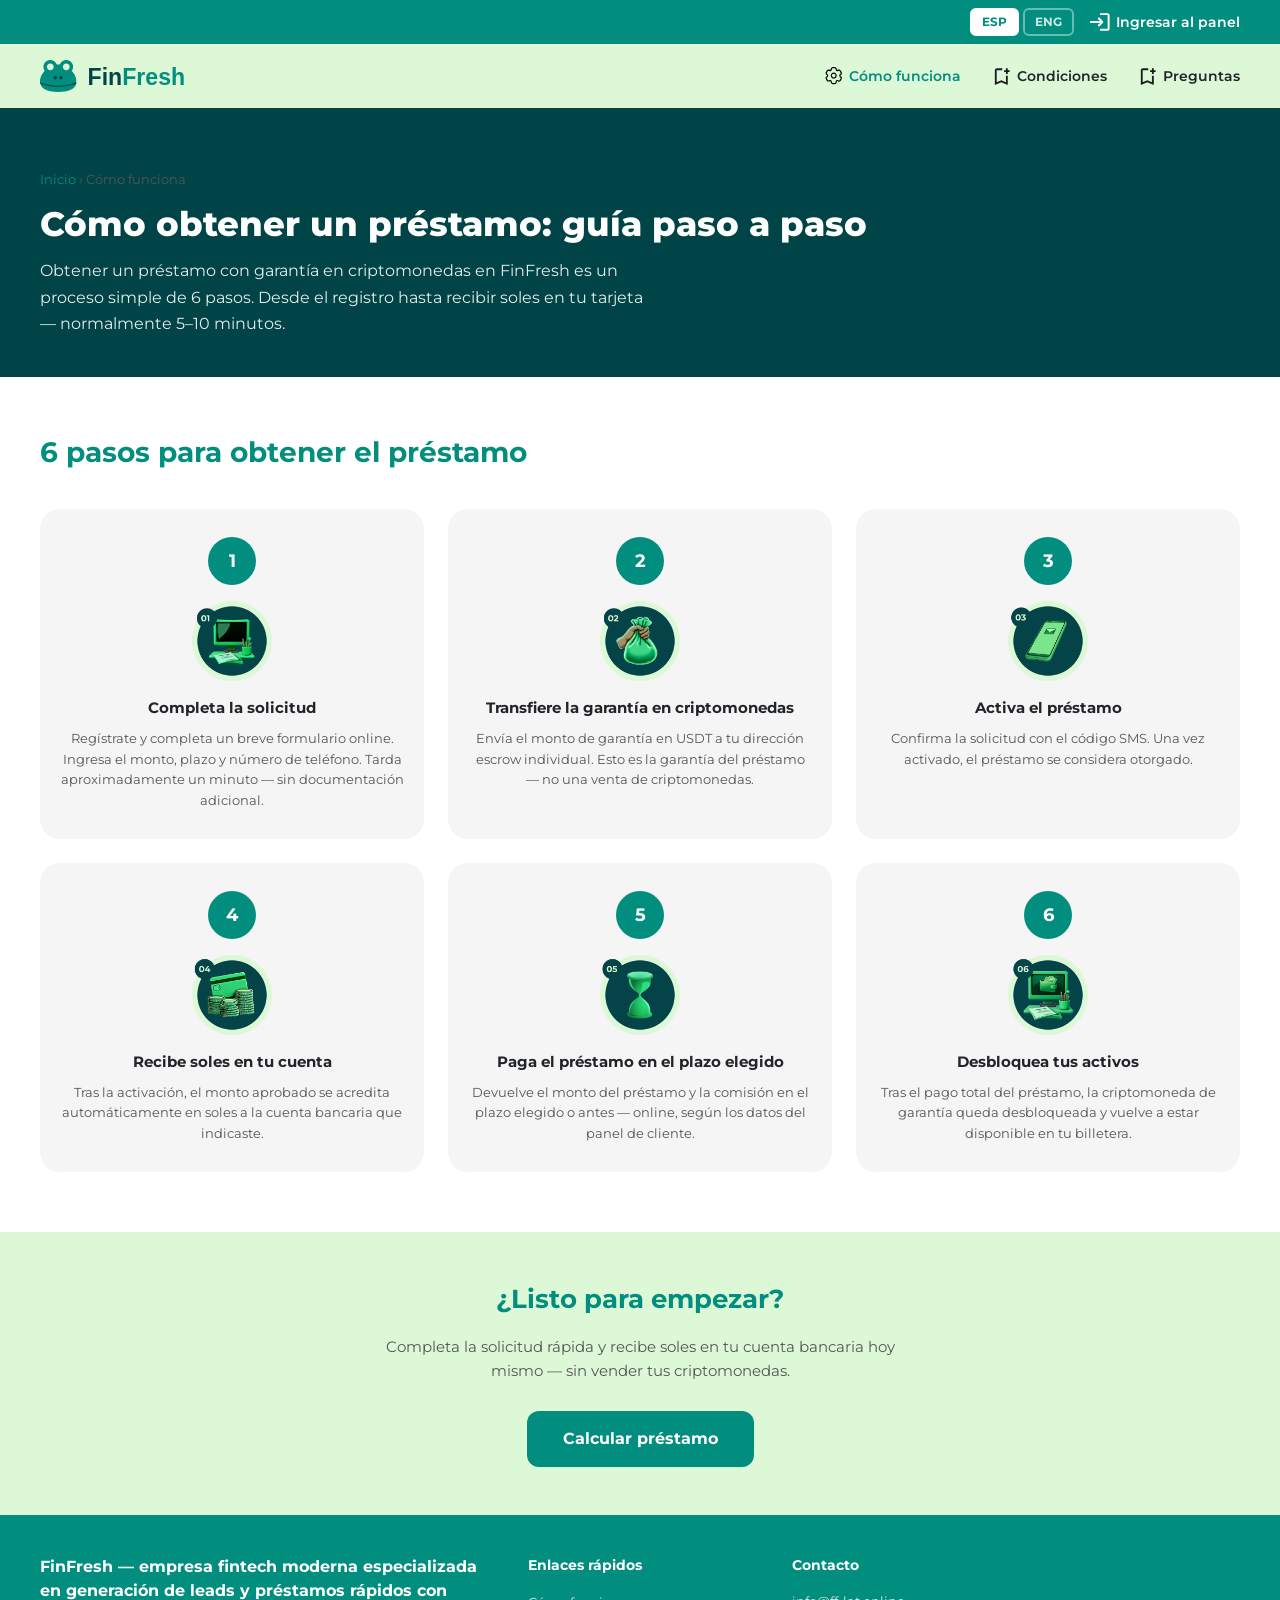
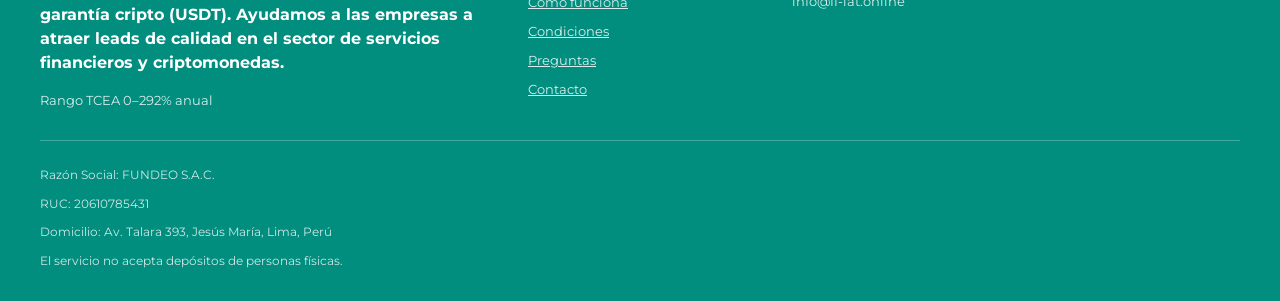
<file: jak-to-dziala/index.html>
<!DOCTYPE html>
<html lang="es">
<head>
<!-- Google Tag Manager -->
<script>(function(w,d,s,l,i){w[l]=w[l]||[];w[l].push({'gtm.start':
new Date().getTime(),event:'gtm.js'});var f=d.getElementsByTagName(s)[0],
j=d.createElement(s),dl=l!='dataLayer'?'&l='+l:'';j.async=true;j.src=
'https://www.googletagmanager.com/gtm.js?id='+i+dl;f.parentNode.insertBefore(j,f);
})(window,document,'script','dataLayer','GTM-P6Q9JS35');</script>
<!-- End Google Tag Manager -->
<!-- Google tag (gtag.js) -->
<script async src="https://www.googletagmanager.com/gtag/js?id=G-MBYTDG7WHK"></script>
<script>
  window.dataLayer = window.dataLayer || [];
  function gtag(){dataLayer.push(arguments);}
  gtag('js', new Date());
  gtag('config', 'G-MBYTDG7WHK');
</script>
<!-- End Google tag -->


  <meta charset="UTF-8"/>
  <meta name="viewport" content="width=device-width, initial-scale=1.0"/>
  <link rel="icon" href="/img/header_logo.svg" type="image/svg+xml"/>
  <title>Cómo funciona – Préstamos con garantía cripto paso a paso | FinFresh</title>
  <meta name="description" content="Descubre cómo obtener un préstamo con garantía en USDT en FinFresh. Guía paso a paso: desde la solicitud hasta recibir soles en tu cuenta bancaria. Decisión en 5–10 minutos."/>
  <meta name="robots" content="index, follow"/>
  <link rel="canonical" href="https://www.ff-lat.online/kak-eto-rabotaet"/>
  <link rel="alternate" hreflang="es" href="https://www.ff-lat.online/jak-to-dziala"/>
  <link rel="alternate" hreflang="en" href="https://www.ff-lat.online/jak-to-dziala"/>
  <link rel="alternate" hreflang="x-default" href="https://www.ff-lat.online/jak-to-dziala"/>

  <meta property="og:type" content="website"/>
  <meta property="og:url" content="https://www.ff-lat.online/jak-to-dziala"/>
  <meta property="og:title" content="Cómo funciona – Préstamos con garantía cripto paso a paso | FinFresh"/>
  <meta property="og:description" content="Descubre cómo obtener un préstamo con garantía en USDT en FinFresh. Guía paso a paso: desde la solicitud hasta recibir soles en tu cuenta bancaria. Decisión en 5–10 minutos."/>
  <meta property="og:image" content="https://www.ff-lat.online/img/og-image.png"/>
  <meta property="og:locale" content="es_PE"/>
  <meta property="og:locale:alternate" content="en_US"/>
  <meta property="og:site_name" content="FinFresh"/>

  <script type="application/ld+json">
  {
    "@context": "https://schema.org",
    "@type": "BreadcrumbList",
    "itemListElement": [
      { "@type": "ListItem", "position": 1, "name": "Inicio", "item": "https://www.ff-lat.online/" },
      { "@type": "ListItem", "position": 2, "name": "Cómo funciona", "item": "https://www.ff-lat.online/jak-to-dziala" }
    ]
  }
  </script>

  <script type="application/ld+json">
  {
    "@context": "https://schema.org",
    "@type": "HowTo",
    "name": "Cómo obtener un préstamo con garantía cripto en FinFresh",
    "description": "Guía paso a paso para obtener un préstamo en soles con garantía USDT en el servicio FinFresh.",
    "totalTime": "PT10M",
    "supply": [
      { "@type": "HowToSupply", "name": "Criptomoneda USDT como garantía" },
      { "@type": "HowToSupply", "name": "Tarjeta bancaria para recibir soles" }
    ],
    "step": [
      { "@type": "HowToStep", "position": 1, "name": "Completa la solicitud", "text": "Regístrate y completa un breve formulario online. Ingresa el monto, plazo y número de teléfono. Tarda aproximadamente un minuto — sin documentación adicional.", "image": "https://www.ff-lat.online/img/HowToPicture1.png" },
      { "@type": "HowToStep", "position": 2, "name": "Transfiere la garantía en criptomonedas", "text": "Envía el monto de garantía en USDT a tu dirección escrow individual en la plataforma del socio del servicio. Esto es la garantía del préstamo — no una venta de criptomonedas.", "image": "https://www.ff-lat.online/img/HowToPicture2.png" },
      { "@type": "HowToStep", "position": 3, "name": "Activa el préstamo", "text": "Confirma la solicitud con el código SMS. Una vez activado, el préstamo se considera otorgado.", "image": "https://www.ff-lat.online/img/HowToPicture3.png" },
      { "@type": "HowToStep", "position": 4, "name": "Recibe soles en tu cuenta", "text": "Tras la activación, el monto aprobado se acredita automáticamente en soles a la cuenta bancaria que indicaste.", "image": "https://www.ff-lat.online/img/HowToPicture4.png" },
      { "@type": "HowToStep", "position": 5, "name": "Paga el préstamo en el plazo elegido", "text": "Devuelve el monto del préstamo y la comisión en el plazo elegido o antes — online, según los datos del panel de cliente.", "image": "https://www.ff-lat.online/img/HowToPicture5.png" },
      { "@type": "HowToStep", "position": 6, "name": "Desbloquea tus activos", "text": "Tras el pago total del préstamo, la criptomoneda de garantía queda desbloqueada y vuelve a estar disponible en tu billetera.", "image": "https://www.ff-lat.online/img/HowToPicture6.png" }
    ]
  }
  </script>
  <!-- ═══ Twitter Card ═══ -->
  <meta name="twitter:card" content="summary_large_image"/>
  <meta name="twitter:title" content="Cómo funciona – Préstamos con garantía cripto paso a paso | FinFresh"/>
  <meta name="twitter:description" content="Descubre cómo obtener un préstamo con garantía en USDT en FinFresh. Guía paso a paso: desde la solicitud hasta recibir soles en tu cuenta bancaria. Decisión en 5–10 minutos."/>
  <meta name="twitter:image" content="https://www.ff-lat.online/img/og-image.png"/>


  <link rel="preconnect" href="https://fonts.googleapis.com"/>
  <link rel="preconnect" href="https://fonts.gstatic.com" crossorigin/>
  <link href="https://fonts.googleapis.com/css2?family=Montserrat:wght@400;500;600;700&display=swap" rel="stylesheet"/>
  <link rel="stylesheet" href="../css/main.css"/>

  <style>
    :root { --green:#028E7F; --lightgreen:#DCF8D6; --darkgreen:#004447; --gray-bg:#F5F5F5; --border:#E5E7EC; --cyan:#29BBCF; --text:#212529; --muted:#555; --font:'Montserrat',sans-serif; --radius-card:20px; }
    body { font-family:var(--font); color:var(--text); font-size:14px; line-height:1.5; overflow-x:hidden; }
    a { text-decoration:none; color:inherit; } ul { list-style:none; } img { display:block; max-width:100%; }
    .container { width:100%; max-width:1240px; margin:0 auto; padding:0 20px; }

    .header__top { background:var(--green); padding:8px 0; }
    .header__bottom { background:var(--lightgreen); padding:14px 0; }
    .header__top .container, .header__bottom .container { display:flex; align-items:center; }
    .header__top .container { justify-content:flex-end; gap:16px; }
    .header__bottom .container { justify-content:space-between; }
    .enter-account { display:flex; align-items:center; color:#fff; font-size:14px; font-weight:600; gap:6px; }
    .enter-account img { width:20px; height:20px; }
    .enter-account:hover { opacity:.85; }
    .lang-switcher { display:flex; align-items:center; gap:4px; }
    .lang-btn { padding:3px 10px; font-size:12px; font-weight:700; border:2px solid rgba(255,255,255,.4); border-radius:6px; cursor:pointer; background:transparent; color:rgba(255,255,255,.8); transition:all .2s; font-family:var(--font); line-height:1.5; }
    .lang-btn.active { background:#fff; color:var(--green); border-color:#fff; }
    .lang-btn:not(.active):hover { border-color:#fff; color:#fff; }
    .logo img { height:36px; }
    .header__nav ul { display:flex; align-items:center; gap:32px; }
    .header__nav a { display:flex; align-items:center; gap:6px; font-size:14px; font-weight:600; color:var(--text); transition:color .2s; }
    .header__nav a:hover, .header__nav a.active { color:var(--green); }
    .header__nav img { width:18px; height:18px; }
    .burger-btn { display:none; background:none; border:none; cursor:pointer; padding:6px; flex-direction:column; gap:5px; align-items:center; justify-content:center; border-radius:6px; transition:background .2s; }
    .burger-btn span { display:block; width:22px; height:2px; background:var(--text); border-radius:2px; transition:transform .3s, opacity .3s; }
    .burger-btn.open span:nth-child(1) { transform:translateY(7px) rotate(45deg); }
    .burger-btn.open span:nth-child(2) { opacity:0; transform:scaleX(0); }
    .burger-btn.open span:nth-child(3) { transform:translateY(-7px) rotate(-45deg); }
    .mobile-nav { display:none; background:var(--lightgreen); border-top:1px solid rgba(2,142,127,.2); }
    .mobile-nav.open { display:block; }
    .mobile-nav ul { padding:10px 16px 4px; display:flex; flex-direction:column; gap:2px; }
    .mobile-nav li a { display:flex; align-items:center; gap:10px; padding:12px 14px; font-size:15px; font-weight:600; color:var(--text); border-radius:10px; transition:background .2s, color .2s; }
    .mobile-nav li a:hover, .mobile-nav li a.active { background:rgba(2,142,127,.12); color:var(--green); }
    .mobile-nav li a img { width:18px; height:18px; }
    .mobile-login { margin:4px 16px 8px; }
    .mobile-login a { display:flex; align-items:center; justify-content:center; gap:8px; background:var(--green); color:#fff; padding:13px 20px; border-radius:10px; font-weight:600; font-size:15px; width:100%; }
    .mobile-lang { padding:4px 16px 14px; display:flex; gap:8px; }
    .mobile-lang .lang-btn { flex:1; text-align:center; padding:10px; font-size:13px; border-color:rgba(0,0,0,.18); color:var(--text); }
    .mobile-lang .lang-btn.active { background:var(--green); color:#fff; border-color:var(--green); }

    .breadcrumb { padding:14px 0; font-size:13px; color:var(--muted); }
    .breadcrumb a { color:var(--green); }
    .breadcrumb a:hover { text-decoration:underline; }
    .breadcrumb span+span::before { content:' › '; }

    .page-hero { background:var(--darkgreen); color:#fff; padding:48px 0 40px; }
    .page-hero h1 { font-size:34px; font-weight:800; line-height:1.2; color:#fff; margin-bottom:14px; }
    .page-hero p { font-size:16px; opacity:.9; max-width:620px; line-height:1.65; }

    .page-section { padding:60px 0; }
    .section-subtitle { font-size:28px; line-height:1.14; font-weight:700; color:var(--green); margin-bottom:40px; }
    .steps-grid { display:grid; grid-template-columns:repeat(3,1fr); gap:24px; margin-top:10px; }
    .step-card { background:var(--gray-bg); border-radius:var(--radius-card); padding:28px 20px; display:flex; flex-direction:column; align-items:center; text-align:center; }
    .step-num { width:48px; height:48px; border-radius:50%; background:var(--green); color:#fff; font-size:18px; font-weight:700; display:flex; align-items:center; justify-content:center; margin-bottom:16px; }
    .step-card__img { width:80px; height:80px; object-fit:contain; margin-bottom:16px; }
    .step-card h4 { font-size:15px; font-weight:700; margin-bottom:8px; }
    .step-card p  { font-size:13px; color:var(--muted); line-height:1.6; }

    .cta-section { background:var(--lightgreen); padding:48px 0; text-align:center; }
    .cta-section h2 { color:var(--green); font-size:26px; margin-bottom:16px; }
    .cta-section p  { color:var(--muted); max-width:540px; margin:0 auto 28px; font-size:15px; line-height:1.6; }
    .btn-get { display:inline-block; background:var(--green); color:#fff; border:none; border-radius:12px; padding:16px 36px; font-family:var(--font); font-size:16px; font-weight:700; cursor:pointer; transition:background .2s; text-align:center; }
    .btn-get:hover { background:#026d60; }

    .footer { background:var(--green); color:#fff; padding:40px 0 30px; }
    .footer-grid { display:grid; grid-template-columns:2fr 1fr 2fr; gap:40px; padding-bottom:30px; border-bottom:1px solid rgba(255,255,255,.25); margin-bottom:24px; }
    .footer-about .brand { font-size:16px; font-weight:700; margin-bottom:12px; }
    .footer-about p { font-size:13px; line-height:1.6; opacity:.9; }
    .footer-about .psk { font-size:13px; margin-top:16px; opacity:.85; }
    .footer-links h5, .footer-contact h5 { font-size:14px; font-weight:700; margin-bottom:16px; }
    .footer-links ul li+li { margin-top:8px; }
    .footer-links a { font-size:13px; color:rgba(255,255,255,.85); text-decoration:underline; }
    .footer-links a:hover { color:#fff; }
    .footer-contact .phone { display:flex; align-items:center; gap:8px; font-size:16px; font-weight:700; margin-bottom:8px; }
    .footer-contact .phone img { width:20px; height:20px; filter:brightness(0) invert(1); }
    .footer-contact .email { font-size:13px; opacity:.85; }
    .footer-legal { font-size:12px; line-height:1.7; opacity:.8; }
    .footer-legal p+p { margin-top:8px; }
    .footer-legal a { color:rgba(255,255,255,.85); text-decoration:underline; }

    @media (max-width:991px) { .steps-grid { grid-template-columns:repeat(2,1fr); } .footer-grid { grid-template-columns:1fr 1fr; } }
    @media (max-width:768px) {
      .header__nav { display:none !important; } .burger-btn { display:flex; } .header__top { display:none; }
      .header__bottom { padding:12px 0; } .logo img { height:32px; }
      .footer-grid { grid-template-columns:1fr; gap:24px; } .page-hero h1 { font-size:26px; } .section-subtitle { font-size:22px; }
    }
    @media (max-width:575px) { .steps-grid { grid-template-columns:1fr; } }
  </style>

  <!-- Yandex.Metrika counter -->
  <script type="text/javascript">
    (function(m,e,t,r,i,k,a){m[i]=m[i]||function(){(m[i].a=m[i].a||[]).push(arguments)};m[i].l=1*new Date();for(var j=0;j<document.scripts.length;j++){if(document.scripts[j].src===r){return;}}k=e.createElement(t),a=e.getElementsByTagName(t)[0],k.async=1,k.src=r,a.parentNode.insertBefore(k,a)})(window,document,'script','https://mc.yandex.ru/metrika/tag.js?id=108464041','ym');
    ym(108464041, 'init', {ssr:true, webvisor:true, clickmap:true, ecommerce:"dataLayer", referrer: document.referrer, url: location.href, accurateTrackBounce:true, trackLinks:true});
  </script>
  <noscript><div><img src="https://mc.yandex.ru/watch/108464041" style="position:absolute; left:-9999px;" alt="" /></div></noscript>
  <!-- /Yandex.Metrika counter -->
</head>
<body>
<!-- Google Tag Manager (noscript) -->
<noscript><iframe src="https://www.googletagmanager.com/ns.html?id=GTM-P6Q9JS35"
height="0" width="0" style="display:none;visibility:hidden"></iframe></noscript>
<!-- End Google Tag Manager (noscript) -->


<header>
  <div class="header__top">
    <div class="container">
      <div class="lang-switcher">
        <button class="lang-btn active" data-lang-btn="es" onclick="setLang('es');gtag('event','click',{event_category:'button',event_label:'lang_switch_es'});">ESP</button>
        <button class="lang-btn" data-lang-btn="en" onclick="setLang('en');gtag('event','click',{event_category:'button',event_label:'lang_switch_en'});">ENG</button>
      </div>
      <a href="../login/index.html" class="enter-account" onclick="gtag('event','click',{event_category:'link',event_label:'header_login'});">
        <img src="../img/login.svg" alt="" />
        <span data-i18n="login_text">Ingresar al panel</span>
      </a>
    </div>
  </div>
  <div class="header__bottom">
    <div class="container">
      <a href="../index.html" class="logo" onclick="gtag('event','click',{event_category:'link',event_label:'header_logo'});"><img src="../img/header_logo.svg" data-i18n-aria="logo_alt" alt="FinFresh"/></a>
      <nav class="header__nav">
        <ul>
          <li><a href="../kak-eto-rabotaet/index.html" class="active" onclick="gtag('event','click',{event_category:'link',event_label:'nav_how_it_works'});"><img src="../img/settings.svg" alt=""/><span data-i18n="nav_how">Cómo funciona</span></a></li>
          <li><a href="../usloviya/index.html" onclick="gtag('event','click',{event_category:'link',event_label:'nav_terms'});"><img src="../img/bookmark_add.svg" alt=""/><span data-i18n="nav_terms">Condiciones</span></a></li>
          <li><a href="../faq/index.html" onclick="gtag('event','click',{event_category:'link',event_label:'nav_faq'});"><img src="../img/bookmark_add.svg" alt=""/><span data-i18n="nav_faq">Preguntas</span></a></li>
        </ul>
      </nav>
      <button class="burger-btn" id="burgerBtn" aria-label="Menu" aria-expanded="false" onclick="gtag('event','click',{event_category:'button',event_label:'header_mobile_menu'});">
        <span></span><span></span><span></span>
      </button>
    </div>
  </div>
  <nav class="mobile-nav" id="mobileNav">
    <ul>
      <li><a href="../kak-eto-rabotaet/index.html" class="active" onclick="gtag('event','click',{event_category:'link',event_label:'nav_how_it_works'});"><img src="../img/settings.svg" alt=""/><span data-i18n="nav_how">Cómo funciona</span></a></li>
      <li><a href="../usloviya/index.html" onclick="gtag('event','click',{event_category:'link',event_label:'nav_terms'});"><img src="../img/bookmark_add.svg" alt=""/><span data-i18n="nav_terms">Condiciones</span></a></li>
      <li><a href="../faq/index.html" onclick="gtag('event','click',{event_category:'link',event_label:'nav_faq'});"><img src="../img/bookmark_add.svg" alt=""/><span data-i18n="nav_faq">Preguntas</span></a></li>
    </ul>
    <div class="mobile-login"><a href="../login/index.html" onclick="gtag('event','click',{event_category:'link',event_label:'header_login'});"><img src="../img/login.svg" alt="" style="width:18px;height:18px;filter:brightness(0)invert(1);"/><span data-i18n="login_text">Ingresar al panel</span></a></div>
    <div class="mobile-lang">
      <button class="lang-btn active" data-lang-btn="es" onclick="setLang('es');gtag('event','click',{event_category:'button',event_label:'lang_switch_es'});">ESP</button>
      <button class="lang-btn" data-lang-btn="en" onclick="setLang('en');gtag('event','click',{event_category:'button',event_label:'lang_switch_en'});">ENG</button>
    </div>
  </nav>
</header>

<div class="page-hero">
  <div class="container">
    <nav class="breadcrumb">
      <span><a href="../index.html" data-i18n="breadcrumb_home" onclick="gtag('event','click',{event_category:'link',event_label:'nav_home'});">Inicio</a></span>
      <span data-i18n="nav_how">Cómo funciona</span>
    </nav>
    <!-- ES content -->
    <div data-lang="es">
      <h1>Cómo obtener un préstamo: guía paso a paso</h1>
      <p>Obtener un préstamo con garantía en criptomonedas en FinFresh es un proceso simple de 6 pasos. Desde el registro hasta recibir soles en tu tarjeta — normalmente 5–10 minutos.</p>
    </div>
    <!-- EN content -->
    <div data-lang="en" style="display:none">
      <h1>How to get a loan: step-by-step guide</h1>
      <p>Getting a crypto-backed loan at FinFresh is a simple 6-step process. From registration to receiving soles on your card — usually 5–10 minutes.</p>
    </div>
  </div>
</div>

<section class="page-section">
  <div class="container">
    <h2 class="section-subtitle" data-lang="es">6 pasos para obtener el préstamo</h2>
    <h2 class="section-subtitle" data-lang="en" style="display:none">6 steps to get your loan</h2>

    <div class="steps-grid">

      <div class="step-card">
        <div class="step-num">1</div>
        <img class="step-card__img" src="../img/HowToPicture1.png" alt=""/>
        <div data-lang="es"><h4>Completa la solicitud</h4><p>Regístrate y completa un breve formulario online. Ingresa el monto, plazo y número de teléfono. Tarda aproximadamente un minuto — sin documentación adicional.</p></div>
        <div data-lang="en" style="display:none"><h4>Fill out the application</h4><p>Register and fill out a short online form. Enter the amount, term and phone number. Takes about one minute — no extra documents needed.</p></div>
      </div>

      <div class="step-card">
        <div class="step-num">2</div>
        <img class="step-card__img" src="../img/HowToPicture2.png" alt=""/>
        <div data-lang="es"><h4>Transfiere la garantía en criptomonedas</h4><p>Envía el monto de garantía en USDT a tu dirección escrow individual. Esto es la garantía del préstamo — no una venta de criptomonedas.</p></div>
        <div data-lang="en" style="display:none"><h4>Transfer collateral in cryptocurrency</h4><p>Send the collateral amount in USDT to your individual escrow address. This is loan collateral — not a sale of cryptocurrency.</p></div>
      </div>

      <div class="step-card">
        <div class="step-num">3</div>
        <img class="step-card__img" src="../img/HowToPicture3.png" alt=""/>
        <div data-lang="es"><h4>Activa el préstamo</h4><p>Confirma la solicitud con el código SMS. Una vez activado, el préstamo se considera otorgado.</p></div>
        <div data-lang="en" style="display:none"><h4>Activate the loan</h4><p>Confirm the application with an SMS code. After activation, the loan is considered issued.</p></div>
      </div>

      <div class="step-card">
        <div class="step-num">4</div>
        <img class="step-card__img" src="../img/HowToPicture4.png" alt=""/>
        <div data-lang="es"><h4>Recibe soles en tu cuenta</h4><p>Tras la activación, el monto aprobado se acredita automáticamente en soles a la cuenta bancaria que indicaste.</p></div>
        <div data-lang="en" style="display:none"><h4>Receive soles in your account</h4><p>After activation, the approved amount is automatically transferred in soles to the bank account you specified.</p></div>
      </div>

      <div class="step-card">
        <div class="step-num">5</div>
        <img class="step-card__img" src="../img/HowToPicture5.png" alt=""/>
        <div data-lang="es"><h4>Paga el préstamo en el plazo elegido</h4><p>Devuelve el monto del préstamo y la comisión en el plazo elegido o antes — online, según los datos del panel de cliente.</p></div>
        <div data-lang="en" style="display:none"><h4>Repay the loan by your chosen date</h4><p>Return the loan amount and commission by the chosen date or early — online, using the data in your personal account.</p></div>
      </div>

      <div class="step-card">
        <div class="step-num">6</div>
        <img class="step-card__img" src="../img/HowToPicture6.png" alt=""/>
        <div data-lang="es"><h4>Desbloquea tus activos</h4><p>Tras el pago total del préstamo, la criptomoneda de garantía queda desbloqueada y vuelve a estar disponible en tu billetera.</p></div>
        <div data-lang="en" style="display:none"><h4>Unlock your assets</h4><p>After full loan repayment, the collateral cryptocurrency is unlocked and becomes available again in your wallet.</p></div>
      </div>

    </div>
  </div>
</section>

<section class="cta-section">
  <div class="container">
    <div data-lang="es">
      <h2>¿Listo para empezar?</h2>
      <p>Completa la solicitud rápida y recibe soles en tu cuenta bancaria hoy mismo — sin vender tus criptomonedas.</p>
    </div>
    <div data-lang="en" style="display:none">
      <h2>Ready to start?</h2>
      <p>Fill out the quick application and receive soles in your bank account today — without selling your crypto.</p>
    </div>
    <a href="../index.html" class="btn-get" data-goal="hiw_cta_click" onclick="gtag('event','click',{event_category:'link',event_label:'cta_button'});"><span data-i18n="cta_btn">Calcular préstamo</span></a>
  </div>
</section>

<footer class="footer">
  <div class="container">
    <div class="footer-grid">
      <div class="footer-about">
        <div class="brand"><strong>FinFresh</strong> — <span data-i18n="footer_about">empresa fintech moderna especializada en generación de leads y préstamos rápidos con garantía cripto (USDT). Ayudamos a las empresas a atraer leads de calidad en el sector de servicios financieros y criptomonedas.</span></div>
        <div class="psk" data-i18n="footer_rate">Rango TCEA 0–292% anual</div>
      </div>
      <div class="footer-links">
        <h5 data-i18n="footer_links_title">Enlaces rápidos</h5>
        <ul>
          <li><a href="../kak-eto-rabotaet/index.html" data-i18n="nav_how" onclick="gtag('event','click',{event_category:'link',event_label:'nav_how_it_works'});">Cómo funciona</a></li>
          <li><a href="../usloviya/index.html" data-i18n="nav_terms" onclick="gtag('event','click',{event_category:'link',event_label:'nav_terms'});">Condiciones</a></li>
          <li><a href="../faq/index.html" data-i18n="nav_faq" onclick="gtag('event','click',{event_category:'link',event_label:'nav_faq'});">Preguntas</a></li>
          <li><a href="../kontakt/index.html" data-i18n="nav_contact" onclick="gtag('event','click',{event_category:'link',event_label:'nav_contact'});">Contacto</a></li>
        </ul>
      </div>
      <div class="footer-contact">
        <h5 data-i18n="footer_contact_title">Contacto</h5>
        <div class="email">info@ff-lat.online</div>
      </div>
    </div>
    <div class="footer-legal">
      <p data-i18n="footer_legal1">Razón Social: FUNDEO S.A.C.</p>
      <p data-i18n="footer_legal2">RUC: 20610785431</p>
      <p data-i18n="footer_legal3">Domicilio: Av. Talara 393, Jesús María, Lima, Perú</p>
      <p data-i18n="footer_legal4">El servicio no acepta depósitos de personas físicas.</p>
    </div>
  </div>
</footer>

<script>
/* ============================================================
   FinFresh — Internationalization (Spanish / English)
   Supports: es (Español, default) · en (English)
   ============================================================ */

window.I18N = {

  /* ─────────────────── ESPAÑOL ─────────────────── */
  es: {
    /* Header */
    login_text:        'Ingresar al panel',
    logo_alt:          'FinFresh – préstamos con garantía en criptomonedas',
    nav_how:           'Cómo funciona',
    nav_terms:         'Condiciones',
    nav_faq:           'Preguntas',
    nav_contact:       'Contacto',
    nav_refer:         'Invita a un amigo',
    nav_legal:         'Información legal',

    /* Hero */
    hero_title:        'Cripto soles sin exchanges',
    hero_bubble_title: 'FinFresh',
    hero_bubble_text:  'FinFresh — servicio online de préstamos con garantía de activos digitales. Deja tus criptomonedas como garantía y recibe soles en tu tarjeta bancaria sin vender ni hacer P2P.',

    /* Calculator */
    calc_title:         '¿Cuánto necesitas?',
    calc_amount_label:  'Monto del préstamo',
    calc_term_label:    'Plazo del crédito',
    calc_min_amount:    'S/ 50',
    calc_max_amount:    'S/ 5,000,000',
    calc_min_term:      '1 día',
    calc_max_term:      '90 días',
    calc_take_label:    'Recibes:',
    calc_due_label:     'Hasta:',
    calc_return_label:  'Devuelves:',
    calc_hint_prefix:   'Si devuelves antes del',
    calc_hint_suffix:   '',
    calc_btn:           'Obtener soles',
    calc_note:          '* Cálculo aproximado de garantía USDT',

    /* Advantages */
    adv_title:     'Ventajas de FinFresh',
    adv1_title:    'Soles sin exchanges',
    adv1_text:     'Recibes soles con tus activos digitales como garantía: la criptomoneda se bloquea como respaldo y no se vende sin los motivos indicados en el contrato.',
    adv2_title:    'La cripto sigue siendo tuya',
    adv2_text:     'Si pagas a tiempo, la garantía no se vende ni se transfiere a terceros. Tras el cierre del contrato, la criptomoneda queda desbloqueada.',
    adv3_title:    'Servicio 24/7',
    adv3_text:     'El servicio funciona las 24 horas: puedes solicitar un préstamo y obtener la respuesta en cualquier momento.',
    adv4_title:    'Depósitos a cualquier banco',
    adv4_text:     'El monto aprobado se acredita en soles a cualquier cuenta bancaria que indiques.',
    adv5_title:    'Solicitud en 1 minuto',
    adv5_text:     'Mínimo de campos, solo los datos necesarios — sin certificados ni documentos adicionales.',
    adv6_title:    'Legal y seguro',
    adv6_text:     'El servicio opera conforme a la legislación vigente; los fondos y los activos de garantía se contabilizan por separado.',
    adv7_title:    'Resolución inmediata',
    adv7_text:     'La decisión sobre el préstamo se toma automáticamente según las reglas establecidas, una vez recibida la garantía.',
    adv8_title:    'Disponible desde cualquier lugar',
    adv8_text:     'Puedes solicitar el préstamo desde cualquier país con internet — los soles llegan a tu cuenta bancaria.',

    /* How it works */
    hiw_title:     '¿Cómo funciona?',
    step1_title:   'Completa la solicitud',
    step1_text:    'Regístrate y completa un breve formulario online. Solo los datos necesarios — sin documentación adicional.',
    step2_title:   'Transfiere la garantía',
    step2_text:    'Bloquea criptomonedas (ej. USDT) como garantía según las instrucciones.',
    step3_title:   'Recibe los soles',
    step3_text:    'Tras confirmar la garantía, los fondos en soles se transfieren al instante a tu tarjeta bancaria.',
    step4_title:   'Paga y recupera tu cripto',
    step4_text:    'Después del pago a tiempo, tu criptomoneda queda desbloqueada y vuelve a tu billetera.',

    /* FAQ */
    faq_title:  'Preguntas frecuentes',
    faq1_q:     '¿Qué es un préstamo con garantía en criptomonedas?',
    faq1_a:     'Es un préstamo en soles donde tus activos digitales (ej. USDT) funcionan como garantía. La criptomoneda se bloquea durante la vigencia del contrato y no se vende sin los motivos previstos en la oferta pública.',
    faq2_q:     '¿Cuál es el monto mínimo del préstamo?',
    faq2_a:     'El monto mínimo es de S/ 50. El rango actualizado siempre se muestra en la calculadora de la página principal.',
    faq3_q:     '¿Qué tan rápido se entrega el préstamo?',
    faq3_a:     'Con los datos correctos y la garantía depositada, el préstamo suele entregarse en 5–10 minutos: tras la activación, los fondos se transfieren a tu cuenta bancaria.',
    faq4_q:     '¿Es necesario vender las criptomonedas?',
    faq4_a:     'No. Los activos digitales funcionan como garantía y se bloquean durante la vigencia del contrato. Si cumples con las obligaciones, la criptomoneda no se vende y regresa a tu disposición.',
    faq5_q:     '¿Se puede cancelar el préstamo anticipadamente?',
    faq5_a:     'Sí. Puedes cancelar el préstamo en cualquier momento. En ese caso, el cobro de comisiones/intereses se detiene según las condiciones de la oferta pública, y la cripto de garantía queda desbloqueada.',
    faq6_q:     '¿Se verifica el historial crediticio?',
    faq6_a:     'La verificación del historial crediticio puede realizarse dentro de los límites previstos por la ley y la oferta pública. No se requieren constancias de ingresos en papel — la decisión se toma online.',
    faq7_q:     '¿Cuáles son los riesgos?',
    faq7_a:     'El riesgo principal está relacionado con la volatilidad del precio de los activos digitales. Si el valor de la garantía cae significativamente, las reglas del servicio pueden requerir garantía adicional o el pago parcial/total del préstamo. Las condiciones detalladas se describen en la oferta pública.',
    faq8_q:     '¿Se puede solicitar desde otro país?',
    faq8_a:     'Sí. El servicio funciona online y puedes estar en cualquier ciudad o país. El estado de residencia no importa — solo necesitas pasar la identificación remota y tener una cuenta bancaria para recibir los soles.',
    faq9_q:     '¿Qué ocurre después de pagar el préstamo?',
    faq9_a:     'Tras el pago total del préstamo, la criptomoneda de garantía queda desbloqueada y vuelve a estar disponible en tu billetera. Lo que hagas con los activos después depende de ti.',

    /* Contact section */
    contact_title:    'Problemas y sugerencias',
    contact_desc:     'Tienes alguna pregunta, encontraste un problema o quieres compartir una sugerencia? Escríbenos — responderemos lo antes posible.',
    contact_name:     'Tu nombre',
    contact_email_ph: 'Dirección de e-mail',
    contact_msg:      'Describe tu problema o sugerencia...',
    contact_btn:      'Enviar mensaje',
    contact_sent:     'Enviado ✓',

    /* Footer */
    footer_about:        'empresa fintech moderna especializada en generación de leads y préstamos rápidos con garantía cripto (USDT). Ayudamos a las empresas a atraer leads de calidad en el sector de servicios financieros y criptomonedas.',
    footer_rate:         'Rango TCEA 0–292% anual',
    footer_links_title:  'Enlaces rápidos',
    footer_contact_title:'Contacto',
    footer_legal1:       'Razón Social: FUNDEO S.A.C.',
    footer_legal2:       'RUC: 20610785431',
    footer_legal3:       'Domicilio: Av. Talara 393, Jesús María, Lima, Perú',
    footer_legal4:       'El servicio no acepta depósitos de personas físicas.',

    /* Waitlist modal */
    wl_badge:       'En desarrollo',
    wl_title_part1: 'Algo grande',
    wl_title_part2: '¡está por llegar!',
    wl_desc:        'La plataforma FinFresh está en la etapa final de lanzamiento. Déjanos tu email para que seas el primero en enterarte del inicio y disfrutarás de una oferta exclusiva para los primeros usuarios.',
    wl_perk1:       'Acceso prioritario',
    wl_perk2:       'Oferta especial en el lanzamiento',
    wl_perk3:       'Sin spam',
    wl_success:     '🎉 ¡Genial! Estás en la lista de espera.\n¡Pronto te avisaremos!',
    wl_error:       'Algo salió mal. Intenta de nuevo o escribe a info@ff-lat.online',
    wl_email_ph:    'Tu dirección de e-mail',
    wl_btn:         'Notificarme 🚀',
    wl_privacy:     '🔒 Tu e-mail está seguro. Sin spam.',
    wl_close_aria:  'Cerrar',

    /* Subpages — general */
    breadcrumb_home: 'Inicio',
    cta_btn:         'Calcular préstamo',
  },

  /* ─────────────────── ENGLISH ─────────────────── */
  en: {
    /* Header */
    login_text:        'Log in to account',
    logo_alt:          'FinFresh – crypto-backed loans',
    nav_how:           'How it works',
    nav_terms:         'Terms',
    nav_faq:           'FAQ',
    nav_contact:       'Contact',
    nav_refer:         'Refer a friend',
    nav_legal:         'Legal information',

    /* Hero */
    hero_title:        'Crypto soles without exchanges',
    hero_bubble_title: 'FinFresh',
    hero_bubble_text:  'FinFresh — online loan service backed by digital assets. Leave your cryptocurrencies as collateral and receive soles on your bank card without selling or P2P trading.',

    /* Calculator */
    calc_title:         'How much do you need?',
    calc_amount_label:  'Loan amount',
    calc_term_label:    'Loan term',
    calc_min_amount:    'S/ 50',
    calc_max_amount:    'S/ 5,000,000',
    calc_min_term:      '1 day',
    calc_max_term:      '90 days',
    calc_take_label:    'You receive:',
    calc_due_label:     'Due by:',
    calc_return_label:  'You repay:',
    calc_hint_prefix:   'If you repay by',
    calc_hint_suffix:   '',
    calc_btn:           'Get soles',
    calc_note:          '* Approximate USDT collateral calculation',

    /* Advantages */
    adv_title:     'Why FinFresh',
    adv1_title:    'Soles without exchanges',
    adv1_text:     'Receive soles with your digital assets as collateral: crypto is locked as security and not sold without the grounds specified in the agreement.',
    adv2_title:    'Your crypto stays yours',
    adv2_text:     'If you repay on time, the collateral is not sold or transferred to third parties. After the contract closes, your crypto is unlocked.',
    adv3_title:    '24/7 service',
    adv3_text:     'The service runs around the clock: apply for a loan and get a decision any time.',
    adv4_title:    'Soles to any card',
    adv4_text:     'The approved amount is credited in soles to any bank account you specify.',
    adv5_title:    'Apply in 1 minute',
    adv5_text:     'Minimal fields, only essential data — no certificates or extra documents required.',
    adv6_title:    'Legal and secure',
    adv6_text:     'The service operates in compliance with applicable law; funds and collateral assets are accounted for separately.',
    adv7_title:    'Instant decision',
    adv7_text:     'The loan decision is made automatically according to established rules once collateral is received.',
    adv8_title:    'Available worldwide',
    adv8_text:     'You can take out a loan from any country with internet access — soles are transferred to your bank account.',

    /* How it works */
    hiw_title:     'How it works',
    step1_title:   'Fill out the application',
    step1_text:    'Register and fill out a short online form. Only the essential data — no extra documents.',
    step2_title:   'Transfer collateral',
    step2_text:    'Lock cryptocurrency (e.g. USDT) as collateral following the instructions.',
    step3_title:   'Receive soles',
    step3_text:    'After collateral is confirmed, funds in soles are instantly transferred to your bank account.',
    step4_title:   'Repay and get your crypto back',
    step4_text:    'After timely repayment, your crypto is unlocked and returned to your wallet.',

    /* FAQ */
    faq_title:  'Frequently asked questions',
    faq1_q:     'What is a crypto-backed loan?',
    faq1_a:     'It is a soles loan where your digital assets (e.g. USDT) serve as collateral. The crypto is locked for the duration of the agreement and not sold without grounds stipulated in the public offer.',
    faq2_q:     'What is the minimum loan amount?',
    faq2_a:     'The minimum loan amount is S/ 50. The current range is always shown in the calculator on the main page.',
    faq3_q:     'How quickly is the loan issued?',
    faq3_a:     'With correct data and deposited collateral, the loan is usually issued within 5–10 minutes: after activation, funds are transferred to your bank account.',
    faq4_q:     'Do I need to sell my crypto?',
    faq4_a:     'No. Digital assets serve as collateral and are locked for the term of the agreement. If you meet your obligations, the crypto is not sold and is returned to your possession.',
    faq5_q:     'Can I repay the loan early?',
    faq5_a:     'Yes. You can fully repay the loan at any time. In that case, commission/interest accrual stops per the public offer terms, and the collateral crypto is unlocked.',
    faq6_q:     'Is credit history checked?',
    faq6_a:     'Credit history checks may be performed within the limits provided by law and the public offer. Paper income statements are not required — the decision is made online.',
    faq7_q:     'What are the risks?',
    faq7_a:     'The main risk relates to the volatility of digital asset prices. If collateral value drops significantly, service rules may require additional collateral or partial/full loan repayment. Full terms are described in the public offer.',
    faq8_q:     'Can I apply from another country?',
    faq8_a:     'Yes. The service works online and you can be in any city or country. Residency status does not matter — you just need to pass remote identity verification and have a bank account to receive soles.',
    faq9_q:     'What happens after the loan is repaid?',
    faq9_a:     'After the loan is fully repaid, the collateral crypto is unlocked and becomes available again in your wallet. What you do with the assets next is up to you.',

    /* Contact section */
    contact_title:    'Issues and suggestions',
    contact_desc:     'Have a question, encountered an issue, or want to share a suggestion? Write to us — we will reply as soon as possible.',
    contact_name:     'Your name',
    contact_email_ph: 'E-mail address',
    contact_msg:      'Describe your issue or suggestion...',
    contact_btn:      'Send message',
    contact_sent:     'Sent ✓',

    /* Footer */
    footer_about:        'modern fintech company specialising in lead generation and fast crypto-backed loans (USDT). We help businesses attract quality leads in the financial services and cryptocurrency sector.',
    footer_rate:         'TCEA range 0–292% per year',
    footer_links_title:  'Quick links',
    footer_contact_title:'Contact',
    footer_legal1:       'Legal name: FUNDEO S.A.C.',
    footer_legal2:       'RUC: 20610785431',
    footer_legal3:       'Address: Av. Talara 393, Jesús María, Lima, Perú',
    footer_legal4:       'The service does not accept deposits from individuals.',

    /* Waitlist modal */
    wl_badge:       'Coming soon',
    wl_title_part1: 'Something big',
    wl_title_part2: 'is on the way!',
    wl_desc:        'The FinFresh platform is in its final stage of launch. Leave us your email address to be the first to know about the launch and enjoy an exclusive offer for early adopters.',
    wl_perk1:       'Priority access',
    wl_perk2:       'Special offer at launch',
    wl_perk3:       'No spam',
    wl_success:     '🎉 Great! You are on the waiting list.\nWe'll let you know soon!',
    wl_error:       'Something went wrong. Try again or write to info@ff-lat.online',
    wl_email_ph:    'Your e-mail address',
    wl_btn:         'Notify me 🚀',
    wl_privacy:     '🔒 Your e-mail is safe. No spam.',
    wl_close_aria:  'Close',

    /* Subpages — general */
    breadcrumb_home: 'Home',
    cta_btn:         'Calculate loan',
  }
};

/* ─── Core i18n engine ─── */
window.currentLang = 'es';

window.setLang = function(lang) {
  if (!window.I18N[lang]) lang = 'es';
  window.currentLang = lang;
  localStorage.setItem('lang', lang);

  /* 1. HTML lang attribute */
  document.documentElement.lang = lang;

  /* 2. Simple text replacements via data-i18n */
  var L = window.I18N[lang];
  document.querySelectorAll('[data-i18n]').forEach(function(el) {
    var key = el.getAttribute('data-i18n');
    if (L[key] !== undefined) el.textContent = L[key];
  });

  /* 3. Placeholder replacements */
  document.querySelectorAll('[data-i18n-ph]').forEach(function(el) {
    var key = el.getAttribute('data-i18n-ph');
    if (L[key] !== undefined) el.placeholder = L[key];
  });

  /* 4. aria-label replacements */
  document.querySelectorAll('[data-i18n-aria]').forEach(function(el) {
    var key = el.getAttribute('data-i18n-aria');
    if (L[key] !== undefined) el.setAttribute('aria-label', L[key]);
  });

  /* 5. Show/hide language blocks */
  document.querySelectorAll('[data-lang]').forEach(function(el) {
    el.style.display = (el.getAttribute('data-lang') === lang) ? '' : 'none';
  });

  /* 6. Language button states */
  document.querySelectorAll('[data-lang-btn]').forEach(function(btn) {
    btn.classList.toggle('active', btn.getAttribute('data-lang-btn') === lang);
  });

  /* 7. Refresh calculator if present */
  if (typeof updateCalc === 'function') updateCalc();
};

/* ─── Auto-init on DOMContentLoaded ─── */
(function() {
  var saved = localStorage.getItem('lang');
  var lang  = (saved === 'es' || saved === 'en') ? saved : 'es';
  window.currentLang = lang;
  if (document.readyState === 'loading') {
    document.addEventListener('DOMContentLoaded', function() { window.setLang(lang); });
  } else {
    window.setLang(lang);
  }
})();

</script>
<script>
  (function() {
    var btn = document.getElementById('burgerBtn'), nav = document.getElementById('mobileNav');
    if (!btn || !nav) return;
    btn.addEventListener('click', function() {
      var o = nav.classList.toggle('open');
      btn.classList.toggle('open', o);
      btn.setAttribute('aria-expanded', o ? 'true' : 'false');
    });
    document.addEventListener('click', function(e) {
      if (!btn.contains(e.target) && !nav.contains(e.target)) {
        nav.classList.remove('open'); btn.classList.remove('open'); btn.setAttribute('aria-expanded','false');
      }
    });
  })();
</script>
<script>
  /* ── Yandex.Metrika click tracking ── */
  (function() {
    document.addEventListener('click', function(e) {
      if (typeof ym === 'undefined') return;
      var el = e.target.closest('button, a.btn-get, a.btn-white, a.enter-account, [data-goal]');
      if (!el) return;
      var goal = el.getAttribute('data-goal');
      if (!goal) {
        var text = (el.getAttribute('aria-label') || el.innerText || el.className || 'btn')
          .trim().replace(/\s+/g,' ').slice(0, 60);
        goal = text.toLowerCase().replace(/[^a-z0-9]+/gi, '_').replace(/^_|_$/, '') || 'button_click';
      }
      ym(108464041, 'reachGoal', goal);
    }, false);
  })();
</script>

<script>
/* ── GA4: Scroll Depth Tracking ── */
(function() {
  var milestones = [25, 50, 75, 90];
  var reached = {};
  function getScrollPct() {
    var el = document.documentElement;
    var scrolled = el.scrollTop || document.body.scrollTop;
    var total = el.scrollHeight - el.clientHeight;
    return total > 0 ? Math.floor(scrolled / total * 100) : 0;
  }
  var ticking = false;
  window.addEventListener('scroll', function() {
    if (ticking) return;
    ticking = true;
    requestAnimationFrame(function() {
      var pct = getScrollPct();
      milestones.forEach(function(m) {
        if (!reached[m] && pct >= m) {
          reached[m] = true;
          gtag('event','scroll_depth',{event_category:'engagement',event_label:'scroll_'+m+'pct',value:m});
        }
      });
      ticking = false;
    });
  }, {passive:true});
})();
</script>
</body>
</html>
</file>
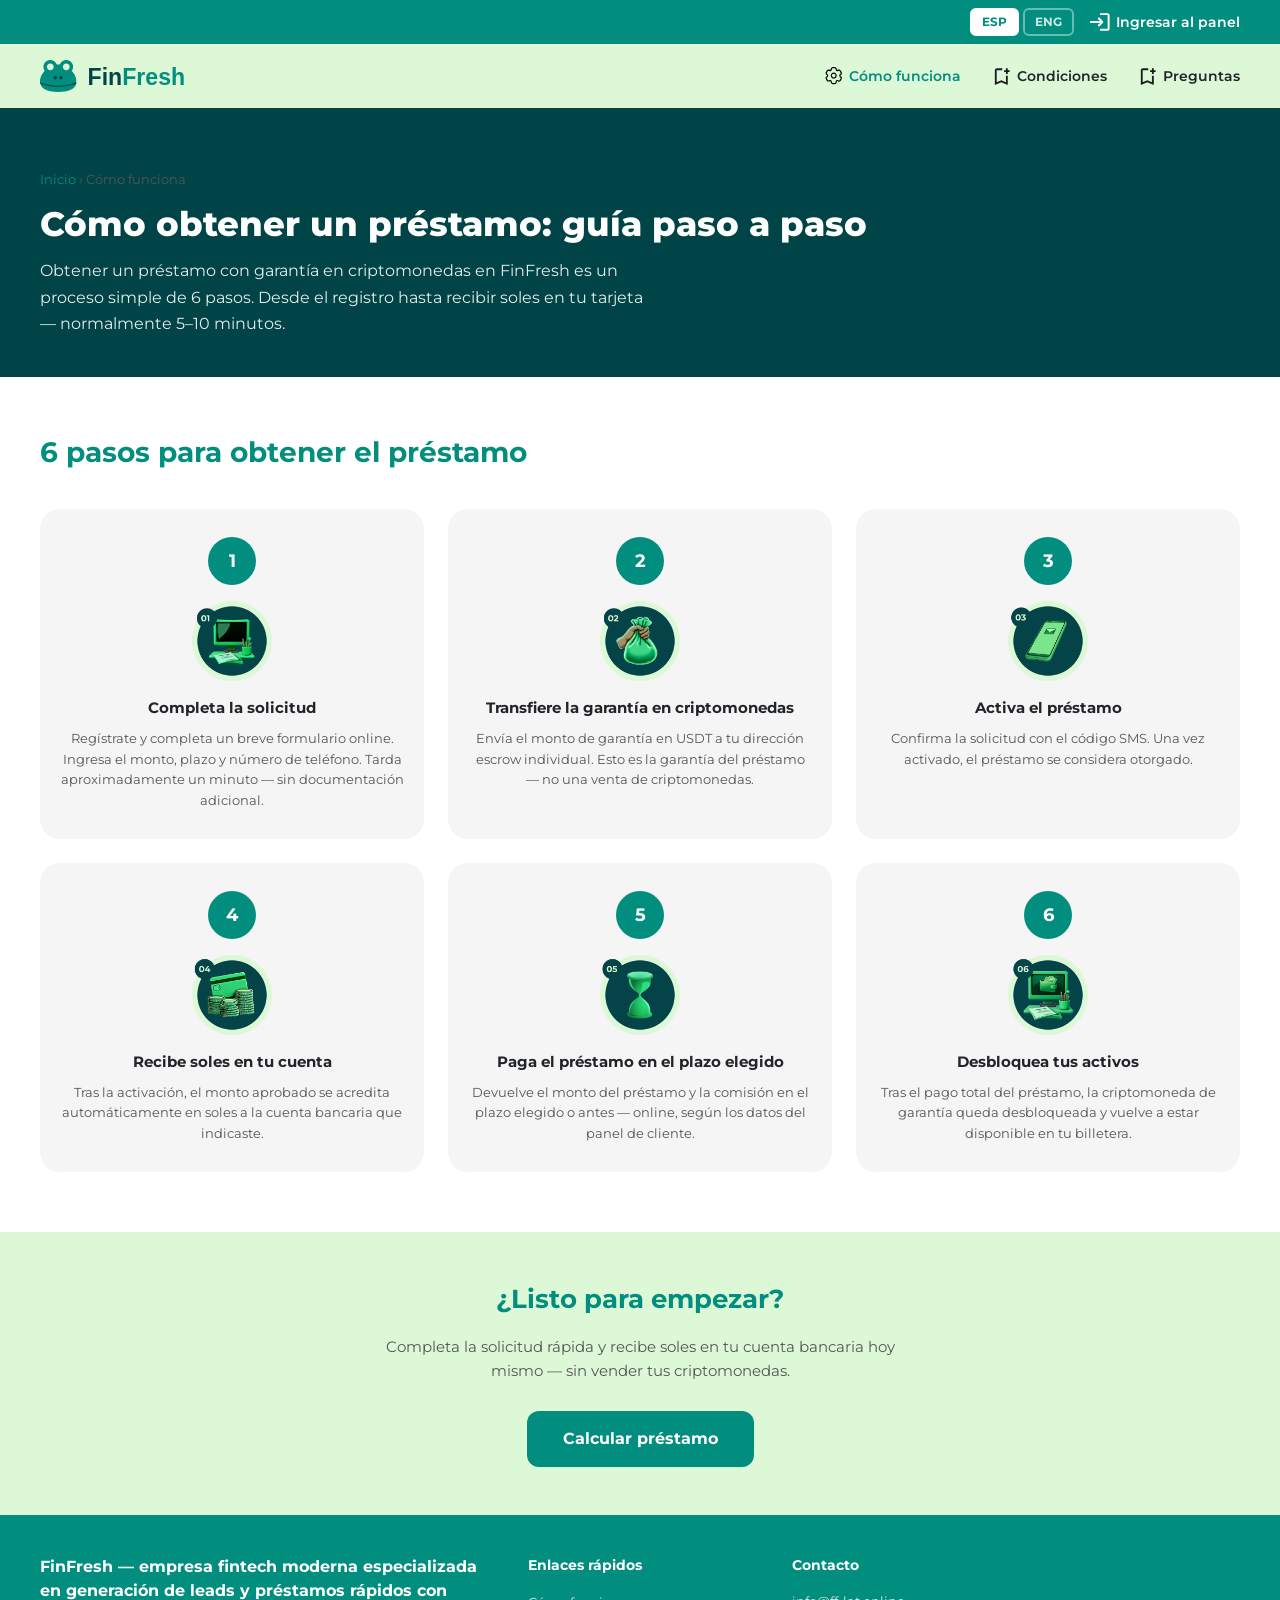
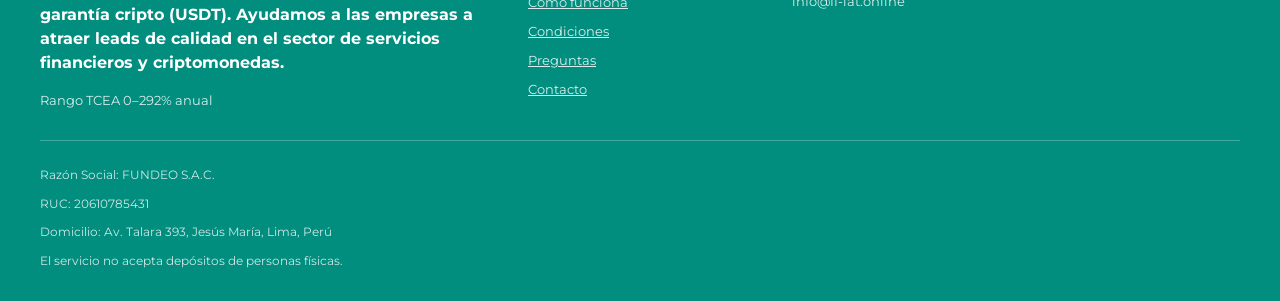
<file: kak-eto-rabotaet/index.html>
<!DOCTYPE html>
<html lang="es">
<head>
<!-- Google Tag Manager -->
<script>(function(w,d,s,l,i){w[l]=w[l]||[];w[l].push({'gtm.start':
new Date().getTime(),event:'gtm.js'});var f=d.getElementsByTagName(s)[0],
j=d.createElement(s),dl=l!='dataLayer'?'&l='+l:'';j.async=true;j.src=
'https://www.googletagmanager.com/gtm.js?id='+i+dl;f.parentNode.insertBefore(j,f);
})(window,document,'script','dataLayer','GTM-P6Q9JS35');</script>
<!-- End Google Tag Manager -->
<!-- Google tag (gtag.js) -->
<script async src="https://www.googletagmanager.com/gtag/js?id=G-MBYTDG7WHK"></script>
<script>
  window.dataLayer = window.dataLayer || [];
  function gtag(){dataLayer.push(arguments);}
  gtag('js', new Date());
  gtag('config', 'G-MBYTDG7WHK');
</script>
<!-- End Google tag -->


  <meta charset="UTF-8"/>
  <meta name="viewport" content="width=device-width, initial-scale=1.0"/>
  <link rel="icon" href="/img/header_logo.svg" type="image/svg+xml"/>
  <title>Cómo funciona – Préstamos con garantía cripto paso a paso | FinFresh</title>
  <meta name="description" content="Descubre cómo obtener un préstamo con garantía en USDT en FinFresh. Guía paso a paso: desde la solicitud hasta recibir soles en tu cuenta bancaria. Decisión en 5–10 minutos."/>
  <meta name="robots" content="index, follow"/>
  <link rel="canonical" href="https://www.ff-lat.online/kak-eto-rabotaet"/>
  <link rel="alternate" hreflang="es" href="https://www.ff-lat.online/kak-eto-rabotaet"/>
  <link rel="alternate" hreflang="en" href="https://www.ff-lat.online/kak-eto-rabotaet"/>
  <link rel="alternate" hreflang="x-default" href="https://www.ff-lat.online/kak-eto-rabotaet"/>

  <meta property="og:type"        content="website"/>
  <meta property="og:url"         content="https://www.ff-lat.online/kak-eto-rabotaet"/>
  <meta property="og:title"       content="Cómo funciona – Préstamos con garantía cripto paso a paso | FinFresh"/>
  <meta property="og:description" content="Descubre cómo obtener un préstamo con garantía en USDT en FinFresh. Guía paso a paso: desde la solicitud hasta recibir soles en tu cuenta bancaria. Decisión en 5–10 minutos."/>
  <meta property="og:image"       content="https://www.ff-lat.online/img/og-image.png"/>
  <meta property="og:locale"      content="es_PE"/>
  <meta property="og:locale:alternate" content="en_US"/>
  <meta property="og:site_name"   content="FinFresh"/>

  <script type="application/ld+json">
  {
    "@context": "https://schema.org",
    "@type": "BreadcrumbList",
    "itemListElement": [
      { "@type": "ListItem", "position": 1, "name": "Inicio", "item": "https://www.ff-lat.online/" },
      { "@type": "ListItem", "position": 2, "name": "Cómo funciona", "item": "https://www.ff-lat.online/kak-eto-rabotaet" }
    ]
  }
  </script>

  <script type="application/ld+json">
  {
    "@context": "https://schema.org",
    "@type": "HowTo",
    "name": "Cómo obtener un préstamo con garantía cripto en FinFresh",
    "description": "Guía paso a paso para obtener un préstamo en soles con garantía USDT en el servicio FinFresh.",
    "totalTime": "PT10M",
    "supply": [
      { "@type": "HowToSupply", "name": "Criptomoneda USDT como garantía" },
      { "@type": "HowToSupply", "name": "Tarjeta bancaria para recibir soles" }
    ],
    "step": [
      { "@type": "HowToStep", "position": 1, "name": "Completa la solicitud", "text": "Regístrate y completa un breve formulario online. Ingresa el monto, plazo y número de teléfono. Tarda aproximadamente un minuto — sin documentación adicional.", "image": "https://www.ff-lat.online/img/HowToPicture1.png" },
      { "@type": "HowToStep", "position": 2, "name": "Transfiere la garantía en criptomonedas", "text": "Envía el monto de garantía en USDT a tu dirección escrow individual en la plataforma del socio del servicio. Esto es la garantía del préstamo — no una venta de criptomonedas.", "image": "https://www.ff-lat.online/img/HowToPicture2.png" },
      { "@type": "HowToStep", "position": 3, "name": "Activa el préstamo", "text": "Confirma la solicitud con el código SMS. Una vez activado, el préstamo se considera otorgado.", "image": "https://www.ff-lat.online/img/HowToPicture3.png" },
      { "@type": "HowToStep", "position": 4, "name": "Recibe soles en tu cuenta", "text": "Tras la activación, el monto aprobado se acredita automáticamente en soles a la cuenta bancaria que indicaste.", "image": "https://www.ff-lat.online/img/HowToPicture4.png" },
      { "@type": "HowToStep", "position": 5, "name": "Paga el préstamo en el plazo elegido", "text": "Devuelve el monto del préstamo y la comisión en el plazo elegido o antes — online, según los datos del panel de cliente.", "image": "https://www.ff-lat.online/img/HowToPicture5.png" },
      { "@type": "HowToStep", "position": 6, "name": "Desbloquea tus activos", "text": "Tras el pago total del préstamo, la criptomoneda de garantía queda desbloqueada y vuelve a estar disponible en tu billetera.", "image": "https://www.ff-lat.online/img/HowToPicture6.png" }
    ]
  }
  </script>
  <!-- ═══ Twitter Card ═══ -->
  <meta name="twitter:card" content="summary_large_image"/>
  <meta name="twitter:title" content="Cómo funciona – Préstamos con garantía cripto paso a paso | FinFresh"/>
  <meta name="twitter:description" content="Descubre cómo obtener un préstamo con garantía en USDT en FinFresh. Guía paso a paso: desde la solicitud hasta recibir soles en tu cuenta bancaria. Decisión en 5–10 minutos."/>
  <meta name="twitter:image" content="https://www.ff-lat.online/img/og-image.png"/>


  <link rel="preconnect" href="https://fonts.googleapis.com"/>
  <link rel="preconnect" href="https://fonts.gstatic.com" crossorigin/>
  <link href="https://fonts.googleapis.com/css2?family=Montserrat:wght@400;500;600;700&display=swap" rel="stylesheet"/>
  <link rel="stylesheet" href="../css/main.css"/>

  <style>
    :root { --green:#028E7F; --lightgreen:#DCF8D6; --darkgreen:#004447; --gray-bg:#F5F5F5; --border:#E5E7EC; --cyan:#29BBCF; --text:#212529; --muted:#555; --font:'Montserrat',sans-serif; --radius-card:20px; }
    body { font-family:var(--font); color:var(--text); font-size:14px; line-height:1.5; overflow-x:hidden; }
    a { text-decoration:none; color:inherit; } ul { list-style:none; } img { display:block; max-width:100%; }
    .container { width:100%; max-width:1240px; margin:0 auto; padding:0 20px; }

    .header__top { background:var(--green); padding:8px 0; }
    .header__bottom { background:var(--lightgreen); padding:14px 0; }
    .header__top .container, .header__bottom .container { display:flex; align-items:center; }
    .header__top .container { justify-content:flex-end; gap:16px; }
    .header__bottom .container { justify-content:space-between; }
    .enter-account { display:flex; align-items:center; color:#fff; font-size:14px; font-weight:600; gap:6px; }
    .enter-account img { width:20px; height:20px; }
    .enter-account:hover { opacity:.85; }
    .lang-switcher { display:flex; align-items:center; gap:4px; }
    .lang-btn { padding:3px 10px; font-size:12px; font-weight:700; border:2px solid rgba(255,255,255,.4); border-radius:6px; cursor:pointer; background:transparent; color:rgba(255,255,255,.8); transition:all .2s; font-family:var(--font); line-height:1.5; }
    .lang-btn.active { background:#fff; color:var(--green); border-color:#fff; }
    .lang-btn:not(.active):hover { border-color:#fff; color:#fff; }
    .logo img { height:36px; }
    .header__nav ul { display:flex; align-items:center; gap:32px; }
    .header__nav a { display:flex; align-items:center; gap:6px; font-size:14px; font-weight:600; color:var(--text); transition:color .2s; }
    .header__nav a:hover, .header__nav a.active { color:var(--green); }
    .header__nav img { width:18px; height:18px; }
    .burger-btn { display:none; background:none; border:none; cursor:pointer; padding:6px; flex-direction:column; gap:5px; align-items:center; justify-content:center; border-radius:6px; transition:background .2s; }
    .burger-btn span { display:block; width:22px; height:2px; background:var(--text); border-radius:2px; transition:transform .3s, opacity .3s; }
    .burger-btn.open span:nth-child(1) { transform:translateY(7px) rotate(45deg); }
    .burger-btn.open span:nth-child(2) { opacity:0; transform:scaleX(0); }
    .burger-btn.open span:nth-child(3) { transform:translateY(-7px) rotate(-45deg); }
    .mobile-nav { display:none; background:var(--lightgreen); border-top:1px solid rgba(2,142,127,.2); }
    .mobile-nav.open { display:block; }
    .mobile-nav ul { padding:10px 16px 4px; display:flex; flex-direction:column; gap:2px; }
    .mobile-nav li a { display:flex; align-items:center; gap:10px; padding:12px 14px; font-size:15px; font-weight:600; color:var(--text); border-radius:10px; transition:background .2s, color .2s; }
    .mobile-nav li a:hover, .mobile-nav li a.active { background:rgba(2,142,127,.12); color:var(--green); }
    .mobile-nav li a img { width:18px; height:18px; }
    .mobile-login { margin:4px 16px 8px; }
    .mobile-login a { display:flex; align-items:center; justify-content:center; gap:8px; background:var(--green); color:#fff; padding:13px 20px; border-radius:10px; font-weight:600; font-size:15px; width:100%; }
    .mobile-lang { padding:4px 16px 14px; display:flex; gap:8px; }
    .mobile-lang .lang-btn { flex:1; text-align:center; padding:10px; font-size:13px; border-color:rgba(0,0,0,.18); color:var(--text); }
    .mobile-lang .lang-btn.active { background:var(--green); color:#fff; border-color:var(--green); }

    .breadcrumb { padding:14px 0; font-size:13px; color:var(--muted); }
    .breadcrumb a { color:var(--green); }
    .breadcrumb a:hover { text-decoration:underline; }
    .breadcrumb span+span::before { content:' › '; }

    .page-hero { background:var(--darkgreen); color:#fff; padding:48px 0 40px; }
    .page-hero h1 { font-size:34px; font-weight:800; line-height:1.2; color:#fff; margin-bottom:14px; }
    .page-hero p { font-size:16px; opacity:.9; max-width:620px; line-height:1.65; }

    .page-section { padding:60px 0; }
    .section-subtitle { font-size:28px; line-height:1.14; font-weight:700; color:var(--green); margin-bottom:40px; }
    .steps-grid { display:grid; grid-template-columns:repeat(3,1fr); gap:24px; margin-top:10px; }
    .step-card { background:var(--gray-bg); border-radius:var(--radius-card); padding:28px 20px; display:flex; flex-direction:column; align-items:center; text-align:center; }
    .step-num { width:48px; height:48px; border-radius:50%; background:var(--green); color:#fff; font-size:18px; font-weight:700; display:flex; align-items:center; justify-content:center; margin-bottom:16px; }
    .step-card__img { width:80px; height:80px; object-fit:contain; margin-bottom:16px; }
    .step-card h4 { font-size:15px; font-weight:700; margin-bottom:8px; }
    .step-card p  { font-size:13px; color:var(--muted); line-height:1.6; }

    .cta-section { background:var(--lightgreen); padding:48px 0; text-align:center; }
    .cta-section h2 { color:var(--green); font-size:26px; margin-bottom:16px; }
    .cta-section p  { color:var(--muted); max-width:540px; margin:0 auto 28px; font-size:15px; line-height:1.6; }
    .btn-get { display:inline-block; background:var(--green); color:#fff; border:none; border-radius:12px; padding:16px 36px; font-family:var(--font); font-size:16px; font-weight:700; cursor:pointer; transition:background .2s; text-align:center; }
    .btn-get:hover { background:#026d60; }

    .footer { background:var(--green); color:#fff; padding:40px 0 30px; }
    .footer-grid { display:grid; grid-template-columns:2fr 1fr 2fr; gap:40px; padding-bottom:30px; border-bottom:1px solid rgba(255,255,255,.25); margin-bottom:24px; }
    .footer-about .brand { font-size:16px; font-weight:700; margin-bottom:12px; }
    .footer-about p { font-size:13px; line-height:1.6; opacity:.9; }
    .footer-about .psk { font-size:13px; margin-top:16px; opacity:.85; }
    .footer-links h5, .footer-contact h5 { font-size:14px; font-weight:700; margin-bottom:16px; }
    .footer-links ul li+li { margin-top:8px; }
    .footer-links a { font-size:13px; color:rgba(255,255,255,.85); text-decoration:underline; }
    .footer-links a:hover { color:#fff; }
    .footer-contact .phone { display:flex; align-items:center; gap:8px; font-size:16px; font-weight:700; margin-bottom:8px; }
    .footer-contact .phone img { width:20px; height:20px; filter:brightness(0) invert(1); }
    .footer-contact .email { font-size:13px; opacity:.85; }
    .footer-legal { font-size:12px; line-height:1.7; opacity:.8; }
    .footer-legal p+p { margin-top:8px; }
    .footer-legal a { color:rgba(255,255,255,.85); text-decoration:underline; }

    @media (max-width:991px) { .steps-grid { grid-template-columns:repeat(2,1fr); } .footer-grid { grid-template-columns:1fr 1fr; } }
    @media (max-width:768px) {
      .header__nav { display:none !important; } .burger-btn { display:flex; } .header__top { display:none; }
      .header__bottom { padding:12px 0; } .logo img { height:32px; }
      .footer-grid { grid-template-columns:1fr; gap:24px; } .page-hero h1 { font-size:26px; } .section-subtitle { font-size:22px; }
    }
    @media (max-width:575px) { .steps-grid { grid-template-columns:1fr; } }
  </style>

  <script type="text/javascript">
    (function(m,e,t,r,i,k,a){m[i]=m[i]||function(){(m[i].a=m[i].a||[]).push(arguments)};m[i].l=1*new Date();for(var j=0;j<document.scripts.length;j++){if(document.scripts[j].src===r){return;}}k=e.createElement(t),a=e.getElementsByTagName(t)[0],k.async=1,k.src=r,a.parentNode.insertBefore(k,a)})(window,document,'script','https://mc.yandex.ru/metrika/tag.js?id=108464041','ym');
    ym(108464041, 'init', {ssr:true, webvisor:true, clickmap:true, ecommerce:"dataLayer", referrer: document.referrer, url: location.href, accurateTrackBounce:true, trackLinks:true});
  </script>
</head>
<body>
<!-- Google Tag Manager (noscript) -->
<noscript><iframe src="https://www.googletagmanager.com/ns.html?id=GTM-P6Q9JS35"
height="0" width="0" style="display:none;visibility:hidden"></iframe></noscript>
<!-- End Google Tag Manager (noscript) -->


<header>
  <div class="header__top">
    <div class="container">
      <div class="lang-switcher">
        <button class="lang-btn active" data-lang-btn="es" onclick="setLang('es');gtag('event','click',{event_category:'button',event_label:'lang_switch_es'});">ESP</button>
        <button class="lang-btn" data-lang-btn="en" onclick="setLang('en');gtag('event','click',{event_category:'button',event_label:'lang_switch_en'});">ENG</button>
      </div>
      <a href="#" onclick="return false;" class="enter-account">
        <img src="../img/login.svg" alt="" />
        <span data-i18n="login_text">Ingresar al panel</span>
      </a>
    </div>
  </div>
  <div class="header__bottom">
    <div class="container">
      <a href="../index.html" class="logo" onclick="gtag('event','click',{event_category:'link',event_label:'header_logo'});"><img src="../img/header_logo.svg" data-i18n-aria="logo_alt" alt="FinFresh"/></a>
      <nav class="header__nav">
        <ul>
          <li><a href="../kak-eto-rabotaet/index.html" class="active" onclick="gtag('event','click',{event_category:'link',event_label:'nav_how_it_works'});"><img src="../img/settings.svg" alt=""/><span data-i18n="nav_how">Cómo funciona</span></a></li>
          <li><a href="../usloviya/index.html" onclick="gtag('event','click',{event_category:'link',event_label:'nav_terms'});"><img src="../img/bookmark_add.svg" alt=""/><span data-i18n="nav_terms">Condiciones</span></a></li>
          <li><a href="../faq/index.html" onclick="gtag('event','click',{event_category:'link',event_label:'nav_faq'});"><img src="../img/bookmark_add.svg" alt=""/><span data-i18n="nav_faq">Preguntas</span></a></li>
        </ul>
      </nav>
      <button class="burger-btn" id="burgerBtn" aria-label="Menu" aria-expanded="false" onclick="gtag('event','click',{event_category:'button',event_label:'header_mobile_menu'});">
        <span></span><span></span><span></span>
      </button>
    </div>
  </div>
  <nav class="mobile-nav" id="mobileNav">
    <ul>
      <li><a href="../kak-eto-rabotaet/index.html" class="active" onclick="gtag('event','click',{event_category:'link',event_label:'nav_how_it_works'});"><img src="../img/settings.svg" alt=""/><span data-i18n="nav_how">Cómo funciona</span></a></li>
      <li><a href="../usloviya/index.html" onclick="gtag('event','click',{event_category:'link',event_label:'nav_terms'});"><img src="../img/bookmark_add.svg" alt=""/><span data-i18n="nav_terms">Condiciones</span></a></li>
      <li><a href="../faq/index.html" onclick="gtag('event','click',{event_category:'link',event_label:'nav_faq'});"><img src="../img/bookmark_add.svg" alt=""/><span data-i18n="nav_faq">Preguntas</span></a></li>
    </ul>
    <div class="mobile-login"><a href="#" onclick="return false;"><img src="../img/login.svg" alt="" style="width:18px;height:18px;filter:brightness(0)invert(1);"/><span data-i18n="login_text">Ingresar al panel</span></a></div>
    <div class="mobile-lang">
      <button class="lang-btn active" data-lang-btn="es" onclick="setLang('es');gtag('event','click',{event_category:'button',event_label:'lang_switch_es'});">ESP</button>
      <button class="lang-btn" data-lang-btn="en" onclick="setLang('en');gtag('event','click',{event_category:'button',event_label:'lang_switch_en'});">ENG</button>
    </div>
  </nav>
</header>

<div class="page-hero">
  <div class="container">
    <nav class="breadcrumb">
      <span><a href="../index.html" data-i18n="breadcrumb_home" onclick="gtag('event','click',{event_category:'link',event_label:'nav_home'});">Inicio</a></span>
      <span data-i18n="nav_how">Cómo funciona</span>
    </nav>
    <!-- ES content -->
    <div data-lang="es">
      <h1>Cómo obtener un préstamo: guía paso a paso</h1>
      <p>Obtener un préstamo con garantía en criptomonedas en FinFresh es un proceso simple de 6 pasos. Desde el registro hasta recibir soles en tu tarjeta — normalmente 5–10 minutos.</p>
    </div>
    <!-- EN content -->
    <div data-lang="en" style="display:none">
      <h1>How to get a loan: step-by-step guide</h1>
      <p>Getting a crypto-backed loan at FinFresh is a simple 6-step process. From registration to receiving soles on your card — usually 5–10 minutes.</p>
    </div>
  </div>
</div>

<section class="page-section">
  <div class="container">
    <h2 class="section-subtitle" data-lang="es">6 pasos para obtener el préstamo</h2>
    <h2 class="section-subtitle" data-lang="en" style="display:none">6 steps to get your loan</h2>

    <div class="steps-grid">

      <div class="step-card">
        <div class="step-num">1</div>
        <img class="step-card__img" src="../img/HowToPicture1.png" alt=""/>
        <div data-lang="es"><h4>Completa la solicitud</h4><p>Regístrate y completa un breve formulario online. Ingresa el monto, plazo y número de teléfono. Tarda aproximadamente un minuto — sin documentación adicional.</p></div>
        <div data-lang="en" style="display:none"><h4>Fill out the application</h4><p>Register and fill out a short online form. Enter the amount, term and phone number. Takes about one minute — no extra documents needed.</p></div>
      </div>

      <div class="step-card">
        <div class="step-num">2</div>
        <img class="step-card__img" src="../img/HowToPicture2.png" alt=""/>
        <div data-lang="es"><h4>Transfiere la garantía en criptomonedas</h4><p>Envía el monto de garantía en USDT a tu dirección escrow individual. Esto es la garantía del préstamo — no una venta de criptomonedas.</p></div>
        <div data-lang="en" style="display:none"><h4>Transfer collateral in cryptocurrency</h4><p>Send the collateral amount in USDT to your individual escrow address. This is loan collateral — not a sale of cryptocurrency.</p></div>
      </div>

      <div class="step-card">
        <div class="step-num">3</div>
        <img class="step-card__img" src="../img/HowToPicture3.png" alt=""/>
        <div data-lang="es"><h4>Activa el préstamo</h4><p>Confirma la solicitud con el código SMS. Una vez activado, el préstamo se considera otorgado.</p></div>
        <div data-lang="en" style="display:none"><h4>Activate the loan</h4><p>Confirm the application with an SMS code. After activation, the loan is considered issued.</p></div>
      </div>

      <div class="step-card">
        <div class="step-num">4</div>
        <img class="step-card__img" src="../img/HowToPicture4.png" alt=""/>
        <div data-lang="es"><h4>Recibe soles en tu cuenta</h4><p>Tras la activación, el monto aprobado se acredita automáticamente en soles a la cuenta bancaria que indicaste.</p></div>
        <div data-lang="en" style="display:none"><h4>Receive soles in your account</h4><p>After activation, the approved amount is automatically transferred in soles to the bank account you specified.</p></div>
      </div>

      <div class="step-card">
        <div class="step-num">5</div>
        <img class="step-card__img" src="../img/HowToPicture5.png" alt=""/>
        <div data-lang="es"><h4>Paga el préstamo en el plazo elegido</h4><p>Devuelve el monto del préstamo y la comisión en el plazo elegido o antes — online, según los datos del panel de cliente.</p></div>
        <div data-lang="en" style="display:none"><h4>Repay the loan by your chosen date</h4><p>Return the loan amount and commission by the chosen date or early — online, using the data in your personal account.</p></div>
      </div>

      <div class="step-card">
        <div class="step-num">6</div>
        <img class="step-card__img" src="../img/HowToPicture6.png" alt=""/>
        <div data-lang="es"><h4>Desbloquea tus activos</h4><p>Tras el pago total del préstamo, la criptomoneda de garantía queda desbloqueada y vuelve a estar disponible en tu billetera.</p></div>
        <div data-lang="en" style="display:none"><h4>Unlock your assets</h4><p>After full loan repayment, the collateral cryptocurrency is unlocked and becomes available again in your wallet.</p></div>
      </div>

    </div>
  </div>
</section>

<section class="cta-section">
  <div class="container">
    <div data-lang="es">
      <h2>¿Listo para empezar?</h2>
      <p>Completa la solicitud rápida y recibe soles en tu cuenta bancaria hoy mismo — sin vender tus criptomonedas.</p>
    </div>
    <div data-lang="en" style="display:none">
      <h2>Ready to start?</h2>
      <p>Fill out the quick application and receive soles in your bank account today — without selling your crypto.</p>
    </div>
    <a href="../index.html" class="btn-get" data-goal="hiw_cta_click" onclick="gtag('event','click',{event_category:'link',event_label:'cta_button'});"><span data-i18n="cta_btn">Calcular préstamo</span></a>
  </div>
</section>

<footer class="footer">
  <div class="container">
    <div class="footer-grid">
      <div class="footer-about">
        <div class="brand"><strong>FinFresh</strong> — <span data-i18n="footer_about">empresa fintech moderna especializada en generación de leads y préstamos rápidos con garantía cripto (USDT). Ayudamos a las empresas a atraer leads de calidad en el sector de servicios financieros y criptomonedas.</span></div>
        <div class="psk" data-i18n="footer_rate">Rango TCEA 0–292% anual</div>
      </div>
      <div class="footer-links">
        <h5 data-i18n="footer_links_title">Enlaces rápidos</h5>
        <ul>
          <li><a href="../kak-eto-rabotaet/index.html" data-i18n="nav_how" onclick="gtag('event','click',{event_category:'link',event_label:'nav_how_it_works'});">Cómo funciona</a></li>
          <li><a href="../usloviya/index.html" data-i18n="nav_terms" onclick="gtag('event','click',{event_category:'link',event_label:'nav_terms'});">Condiciones</a></li>
          <li><a href="../faq/index.html" data-i18n="nav_faq" onclick="gtag('event','click',{event_category:'link',event_label:'nav_faq'});">Preguntas</a></li>
          <li><a href="../kontakt/index.html" data-i18n="nav_contact" onclick="gtag('event','click',{event_category:'link',event_label:'nav_contact'});">Contacto</a></li>
        </ul>
      </div>
      <div class="footer-contact">
        <h5 data-i18n="footer_contact_title">Contacto</h5>
        <div class="email">info@ff-lat.online</div>
      </div>
    </div>
    <div class="footer-legal">
      <p data-i18n="footer_legal1">Razón Social: FUNDEO S.A.C.</p>
      <p data-i18n="footer_legal2">RUC: 20610785431</p>
      <p data-i18n="footer_legal3">Domicilio: Av. Talara 393, Jesús María, Lima, Perú</p>
      <p data-i18n="footer_legal4">El servicio no acepta depósitos de personas físicas.</p>
    </div>
  </div>
</footer>

<script>
/* ============================================================
   FinFresh — Internationalization (Spanish / English)
   Supports: es (Español, default) · en (English)
   ============================================================ */

window.I18N = {

  /* ─────────────────── ESPAÑOL ─────────────────── */
  es: {
    /* Header */
    login_text:        'Ingresar al panel',
    logo_alt:          'FinFresh – préstamos con garantía en criptomonedas',
    nav_how:           'Cómo funciona',
    nav_terms:         'Condiciones',
    nav_faq:           'Preguntas',
    nav_contact:       'Contacto',
    nav_refer:         'Invita a un amigo',
    nav_legal:         'Información legal',

    /* Hero */
    hero_title:        'Cripto soles sin exchanges',
    hero_bubble_title: 'FinFresh',
    hero_bubble_text:  'FinFresh — servicio online de préstamos con garantía de activos digitales. Deja tus criptomonedas como garantía y recibe soles en tu tarjeta bancaria sin vender ni hacer P2P.',

    /* Calculator */
    calc_title:         '¿Cuánto necesitas?',
    calc_amount_label:  'Monto del préstamo',
    calc_term_label:    'Plazo del crédito',
    calc_min_amount:    'S/ 50',
    calc_max_amount:    'S/ 5,000,000',
    calc_min_term:      '1 día',
    calc_max_term:      '90 días',
    calc_take_label:    'Recibes:',
    calc_due_label:     'Hasta:',
    calc_return_label:  'Devuelves:',
    calc_hint_prefix:   'Si devuelves antes del',
    calc_hint_suffix:   '',
    calc_btn:           'Obtener soles',
    calc_note:          '* Cálculo aproximado de garantía USDT',

    /* Advantages */
    adv_title:     'Ventajas de FinFresh',
    adv1_title:    'Soles sin exchanges',
    adv1_text:     'Recibes soles con tus activos digitales como garantía: la criptomoneda se bloquea como respaldo y no se vende sin los motivos indicados en el contrato.',
    adv2_title:    'La cripto sigue siendo tuya',
    adv2_text:     'Si pagas a tiempo, la garantía no se vende ni se transfiere a terceros. Tras el cierre del contrato, la criptomoneda queda desbloqueada.',
    adv3_title:    'Servicio 24/7',
    adv3_text:     'El servicio funciona las 24 horas: puedes solicitar un préstamo y obtener la respuesta en cualquier momento.',
    adv4_title:    'Depósitos a cualquier banco',
    adv4_text:     'El monto aprobado se acredita en soles a cualquier cuenta bancaria que indiques.',
    adv5_title:    'Solicitud en 1 minuto',
    adv5_text:     'Mínimo de campos, solo los datos necesarios — sin certificados ni documentos adicionales.',
    adv6_title:    'Legal y seguro',
    adv6_text:     'El servicio opera conforme a la legislación vigente; los fondos y los activos de garantía se contabilizan por separado.',
    adv7_title:    'Resolución inmediata',
    adv7_text:     'La decisión sobre el préstamo se toma automáticamente según las reglas establecidas, una vez recibida la garantía.',
    adv8_title:    'Disponible desde cualquier lugar',
    adv8_text:     'Puedes solicitar el préstamo desde cualquier país con internet — los soles llega a tu tarjeta bancaria.',

    /* How it works */
    hiw_title:     '¿Cómo funciona?',
    step1_title:   'Completa la solicitud',
    step1_text:    'Regístrate y completa un breve formulario online. Solo los datos necesarios — sin documentación adicional.',
    step2_title:   'Transfiere la garantía',
    step2_text:    'Bloquea criptomonedas (ej. USDT) como garantía según las instrucciones.',
    step3_title:   'Recibe los soles',
    step3_text:    'Tras confirmar la garantía, los fondos en soles se transfieren al instante a tu tarjeta bancaria.',
    step4_title:   'Paga y recupera tu cripto',
    step4_text:    'Después del pago a tiempo, tu criptomoneda queda desbloqueada y vuelve a tu billetera.',

    /* FAQ */
    faq_title:  'Preguntas frecuentes',
    faq1_q:     '¿Qué es un préstamo con garantía en criptomonedas?',
    faq1_a:     'Es un préstamo en soles donde tus activos digitales (ej. USDT) funcionan como garantía. La criptomoneda se bloquea durante la vigencia del contrato y no se vende sin los motivos previstos en la oferta pública.',
    faq2_q:     '¿Cuál es el monto mínimo del préstamo?',
    faq2_a:     'El monto mínimo es de S/ 50. El rango actualizado siempre se muestra en la calculadora de la página principal.',
    faq3_q:     '¿Qué tan rápido se entrega el préstamo?',
    faq3_a:     'Con los datos correctos y la garantía depositada, el préstamo suele entregarse en 5–10 minutos: tras la activación, los fondos se transfieren a tu cuenta bancaria.',
    faq4_q:     '¿Es necesario vender las criptomonedas?',
    faq4_a:     'No. Los activos digitales funcionan como garantía y se bloquean durante la vigencia del contrato. Si cumples con las obligaciones, la criptomoneda no se vende y regresa a tu disposición.',
    faq5_q:     '¿Se puede cancelar el préstamo anticipadamente?',
    faq5_a:     'Sí. Puedes cancelar el préstamo en cualquier momento. En ese caso, el cobro de comisiones/intereses se detiene según las condiciones de la oferta pública, y la cripto de garantía queda desbloqueada.',
    faq6_q:     '¿Se verifica el historial crediticio?',
    faq6_a:     'La verificación del historial crediticio puede realizarse dentro de los límites previstos por la ley y la oferta pública. No se requieren constancias de ingresos en papel — la decisión se toma online.',
    faq7_q:     '¿Cuáles son los riesgos?',
    faq7_a:     'El riesgo principal está relacionado con la volatilidad del precio de los activos digitales. Si el valor de la garantía cae significativamente, las reglas del servicio pueden requerir garantía adicional o el pago parcial/total del préstamo. Las condiciones detalladas se describen en la oferta pública.',
    faq8_q:     '¿Se puede solicitar desde otro país?',
    faq8_a:     'Sí. El servicio funciona online y puedes estar en cualquier ciudad o país. El estado de residencia no importa — solo necesitas pasar la identificación remota y tener una cuenta bancaria para recibir los soles.',
    faq9_q:     '¿Qué ocurre después de pagar el préstamo?',
    faq9_a:     'Tras el pago total del préstamo, la criptomoneda de garantía queda desbloqueada y vuelve a estar disponible en tu billetera. Lo que hagas con los activos después depende de ti.',

    /* Contact section */
    contact_title:    'Problemas y sugerencias',
    contact_desc:     'Tienes alguna pregunta, encontraste un problema o quieres compartir una sugerencia? Escríbenos — responderemos lo antes posible.',
    contact_name:     'Tu nombre',
    contact_email_ph: 'Dirección de e-mail',
    contact_msg:      'Describe tu problema o sugerencia...',
    contact_btn:      'Enviar mensaje',
    contact_sent:     'Enviado ✓',

    /* Footer */
    footer_about:        'empresa fintech moderna especializada en generación de leads y préstamos rápidos con garantía cripto (USDT). Ayudamos a las empresas a atraer leads de calidad en el sector de servicios financieros y criptomonedas.',
    footer_rate:         'Rango TCEA 0–292% anual',
    footer_links_title:  'Enlaces rápidos',
    footer_contact_title:'Contacto',
    footer_legal1:       'Razón Social: FUNDEO S.A.C.',
    footer_legal2:       'RUC: 20610785431',
    footer_legal3:       'Domicilio: Av. Talara 393, Jesús María, Lima, Perú',
    footer_legal4:       'El servicio no acepta depósitos de personas físicas.',

    /* Waitlist modal */
    wl_badge:       'En desarrollo',
    wl_title_part1: 'Algo grande',
    wl_title_part2: '¡está por llegar!',
    wl_desc:        'La plataforma FinFresh está en la etapa final de lanzamiento. Déjanos tu email para que seas el primero en enterarte del inicio y disfrutarás de una oferta exclusiva para los primeros usuarios.',
    wl_perk1:       'Acceso prioritario',
    wl_perk2:       'Oferta especial en el lanzamiento',
    wl_perk3:       'Sin spam',
    wl_success:     '🎉 ¡Genial! Estás en la lista de espera.\n¡Pronto te avisaremos!',
    wl_error:       'Algo salió mal. Intenta de nuevo o escribe a info@ff-lat.online',
    wl_email_ph:    'Tu dirección de e-mail',
    wl_btn:         'Notificarme 🚀',
    wl_privacy:     '🔒 Tu e-mail está seguro. Sin spam.',
    wl_close_aria:  'Cerrar',

    /* Subpages — general */
    breadcrumb_home: 'Inicio',
    cta_btn:         'Calcular préstamo',
  },

  /* ─────────────────── ENGLISH ─────────────────── */
  en: {
    /* Header */
    login_text:        'Log in to account',
    logo_alt:          'FinFresh – crypto-backed loans',
    nav_how:           'How it works',
    nav_terms:         'Terms',
    nav_faq:           'FAQ',
    nav_contact:       'Contact',
    nav_refer:         'Refer a friend',
    nav_legal:         'Legal information',

    /* Hero */
    hero_title:        'Crypto soles without exchanges',
    hero_bubble_title: 'FinFresh',
    hero_bubble_text:  'FinFresh — online loan service backed by digital assets. Leave your cryptocurrencies as collateral and receive soles on your bank card without selling or P2P trading.',

    /* Calculator */
    calc_title:         'How much do you need?',
    calc_amount_label:  'Loan amount',
    calc_term_label:    'Loan term',
    calc_min_amount:    'S/ 50',
    calc_max_amount:    'S/ 5,000,000',
    calc_min_term:      '1 day',
    calc_max_term:      '90 days',
    calc_take_label:    'You receive:',
    calc_due_label:     'Due by:',
    calc_return_label:  'You repay:',
    calc_hint_prefix:   'If you repay by',
    calc_hint_suffix:   '',
    calc_btn:           'Get soles',
    calc_note:          '* Approximate USDT collateral calculation',

    /* Advantages */
    adv_title:     'Why FinFresh',
    adv1_title:    'Soles without exchanges',
    adv1_text:     'Receive soles with your digital assets as collateral: crypto is locked as security and not sold without the grounds specified in the agreement.',
    adv2_title:    'Your crypto stays yours',
    adv2_text:     'If you repay on time, the collateral is not sold or transferred to third parties. After the contract closes, your crypto is unlocked.',
    adv3_title:    '24/7 service',
    adv3_text:     'The service runs around the clock: apply for a loan and get a decision any time.',
    adv4_title:    'Soles to any card',
    adv4_text:     'The approved amount is credited in soles to any bank account you specify.',
    adv5_title:    'Apply in 1 minute',
    adv5_text:     'Minimal fields, only essential data — no certificates or extra documents required.',
    adv6_title:    'Legal and secure',
    adv6_text:     'The service operates in compliance with applicable law; funds and collateral assets are accounted for separately.',
    adv7_title:    'Instant decision',
    adv7_text:     'The loan decision is made automatically according to established rules once collateral is received.',
    adv8_title:    'Available worldwide',
    adv8_text:     'You can take out a loan from any country with internet access — soles are transferred to your bank account.',

    /* How it works */
    hiw_title:     'How it works',
    step1_title:   'Fill out the application',
    step1_text:    'Register and fill out a short online form. Only the essential data — no extra documents.',
    step2_title:   'Transfer collateral',
    step2_text:    'Lock cryptocurrency (e.g. USDT) as collateral following the instructions.',
    step3_title:   'Receive soles',
    step3_text:    'After collateral is confirmed, funds in soles are instantly transferred to your bank account.',
    step4_title:   'Repay and get your crypto back',
    step4_text:    'After timely repayment, your crypto is unlocked and returned to your wallet.',

    /* FAQ */
    faq_title:  'Frequently asked questions',
    faq1_q:     'What is a crypto-backed loan?',
    faq1_a:     'It is a soles loan where your digital assets (e.g. USDT) serve as collateral. The crypto is locked for the duration of the agreement and not sold without grounds stipulated in the public offer.',
    faq2_q:     'What is the minimum loan amount?',
    faq2_a:     'The minimum loan amount is S/ 50. The current range is always shown in the calculator on the main page.',
    faq3_q:     'How quickly is the loan issued?',
    faq3_a:     'With correct data and deposited collateral, the loan is usually issued within 5–10 minutes: after activation, funds are transferred to your bank account.',
    faq4_q:     'Do I need to sell my crypto?',
    faq4_a:     'No. Digital assets serve as collateral and are locked for the term of the agreement. If you meet your obligations, the crypto is not sold and is returned to your possession.',
    faq5_q:     'Can I repay the loan early?',
    faq5_a:     'Yes. You can fully repay the loan at any time. In that case, commission/interest accrual stops per the public offer terms, and the collateral crypto is unlocked.',
    faq6_q:     'Is credit history checked?',
    faq6_a:     'Credit history checks may be performed within the limits provided by law and the public offer. Paper income statements are not required — the decision is made online.',
    faq7_q:     'What are the risks?',
    faq7_a:     'The main risk relates to the volatility of digital asset prices. If collateral value drops significantly, service rules may require additional collateral or partial/full loan repayment. Full terms are described in the public offer.',
    faq8_q:     'Can I apply from another country?',
    faq8_a:     'Yes. The service works online and you can be in any city or country. Residency status does not matter — you just need to pass remote identity verification and have a bank account to receive soles.',
    faq9_q:     'What happens after the loan is repaid?',
    faq9_a:     'After the loan is fully repaid, the collateral crypto is unlocked and becomes available again in your wallet. What you do with the assets next is up to you.',

    /* Contact section */
    contact_title:    'Issues and suggestions',
    contact_desc:     'Have a question, encountered an issue, or want to share a suggestion? Write to us — we will reply as soon as possible.',
    contact_name:     'Your name',
    contact_email_ph: 'E-mail address',
    contact_msg:      'Describe your issue or suggestion...',
    contact_btn:      'Send message',
    contact_sent:     'Sent ✓',

    /* Footer */
    footer_about:        'modern fintech company specialising in lead generation and fast crypto-backed loans (USDT). We help businesses attract quality leads in the financial services and cryptocurrency sector.',
    footer_rate:         'TCEA range 0–292% per year',
    footer_links_title:  'Quick links',
    footer_contact_title:'Contact',
    footer_legal1:       'Legal name: FUNDEO S.A.C.',
    footer_legal2:       'RUC: 20610785431',
    footer_legal3:       'Address: Av. Talara 393, Jesús María, Lima, Perú',
    footer_legal4:       'The service does not accept deposits from individuals.',

    /* Waitlist modal */
    wl_badge:       'Coming soon',
    wl_title_part1: 'Something big',
    wl_title_part2: 'is on the way!',
    wl_desc:        'The FinFresh platform is in its final stage of launch. Leave us your email address to be the first to know about the launch and enjoy an exclusive offer for early adopters.',
    wl_perk1:       'Priority access',
    wl_perk2:       'Special offer at launch',
    wl_perk3:       'No spam',
    wl_success:     '🎉 Great! You are on the waiting list.\nWe'll let you know soon!',
    wl_error:       'Something went wrong. Try again or write to info@ff-lat.online',
    wl_email_ph:    'Your e-mail address',
    wl_btn:         'Notify me 🚀',
    wl_privacy:     '🔒 Your e-mail is safe. No spam.',
    wl_close_aria:  'Close',

    /* Subpages — general */
    breadcrumb_home: 'Home',
    cta_btn:         'Calculate loan',
  }
};

/* ─── Core i18n engine ─── */
window.currentLang = 'es';

window.setLang = function(lang) {
  if (!window.I18N[lang]) lang = 'es';
  window.currentLang = lang;
  localStorage.setItem('lang', lang);

  /* 1. HTML lang attribute */
  document.documentElement.lang = lang;

  /* 2. Simple text replacements via data-i18n */
  var L = window.I18N[lang];
  document.querySelectorAll('[data-i18n]').forEach(function(el) {
    var key = el.getAttribute('data-i18n');
    if (L[key] !== undefined) el.textContent = L[key];
  });

  /* 3. Placeholder replacements */
  document.querySelectorAll('[data-i18n-ph]').forEach(function(el) {
    var key = el.getAttribute('data-i18n-ph');
    if (L[key] !== undefined) el.placeholder = L[key];
  });

  /* 4. aria-label replacements */
  document.querySelectorAll('[data-i18n-aria]').forEach(function(el) {
    var key = el.getAttribute('data-i18n-aria');
    if (L[key] !== undefined) el.setAttribute('aria-label', L[key]);
  });

  /* 5. Show/hide language blocks */
  document.querySelectorAll('[data-lang]').forEach(function(el) {
    el.style.display = (el.getAttribute('data-lang') === lang) ? '' : 'none';
  });

  /* 6. Language button states */
  document.querySelectorAll('[data-lang-btn]').forEach(function(btn) {
    btn.classList.toggle('active', btn.getAttribute('data-lang-btn') === lang);
  });

  /* 7. Refresh calculator if present */
  if (typeof updateCalc === 'function') updateCalc();
};

/* ─── Auto-init on DOMContentLoaded ─── */
(function() {
  var saved = localStorage.getItem('lang');
  var lang  = (saved === 'es' || saved === 'en') ? saved : 'es';
  window.currentLang = lang;
  if (document.readyState === 'loading') {
    document.addEventListener('DOMContentLoaded', function() { window.setLang(lang); });
  } else {
    window.setLang(lang);
  }
})();

</script>
<script>
  (function() {
    var btn = document.getElementById('burgerBtn'), nav = document.getElementById('mobileNav');
    if (!btn || !nav) return;
    btn.addEventListener('click', function() {
      var o = nav.classList.toggle('open');
      btn.classList.toggle('open', o);
      btn.setAttribute('aria-expanded', o ? 'true' : 'false');
    });
    document.addEventListener('click', function(e) {
      if (!btn.contains(e.target) && !nav.contains(e.target)) {
        nav.classList.remove('open'); btn.classList.remove('open'); btn.setAttribute('aria-expanded','false');
      }
    });
  })();
</script>
<script>
  /* ── Yandex.Metrika click tracking ── */
  (function() {
    document.addEventListener('click', function(e) {
      if (typeof ym === 'undefined') return;
      var el = e.target.closest('button, a.btn-get, a.btn-white, a.enter-account, [data-goal]');
      if (!el) return;
      var goal = el.getAttribute('data-goal');
      if (!goal) {
        var text = (el.getAttribute('aria-label') || el.innerText || el.className || 'btn')
          .trim().replace(/\s+/g,' ').slice(0, 60);
        goal = text.toLowerCase().replace(/[^a-z0-9а-яёқңүұіғш]+/gi, '_').replace(/^_|_$/, '') || 'button_click';
      }
      ym(108464041, 'reachGoal', goal);
    }, false);
  })();
</script>

<script>
/* ── GA4: Scroll Depth Tracking ── */
(function() {
  var milestones = [25, 50, 75, 90];
  var reached = {};
  function getScrollPct() {
    var el = document.documentElement;
    var scrolled = el.scrollTop || document.body.scrollTop;
    var total = el.scrollHeight - el.clientHeight;
    return total > 0 ? Math.floor(scrolled / total * 100) : 0;
  }
  var ticking = false;
  window.addEventListener('scroll', function() {
    if (ticking) return;
    ticking = true;
    requestAnimationFrame(function() {
      var pct = getScrollPct();
      milestones.forEach(function(m) {
        if (!reached[m] && pct >= m) {
          reached[m] = true;
          gtag('event','scroll_depth',{event_category:'engagement',event_label:'scroll_'+m+'pct',value:m});
        }
      });
      ticking = false;
    });
  }, {passive:true});
})();
</script>
</body>
</html>
</file>
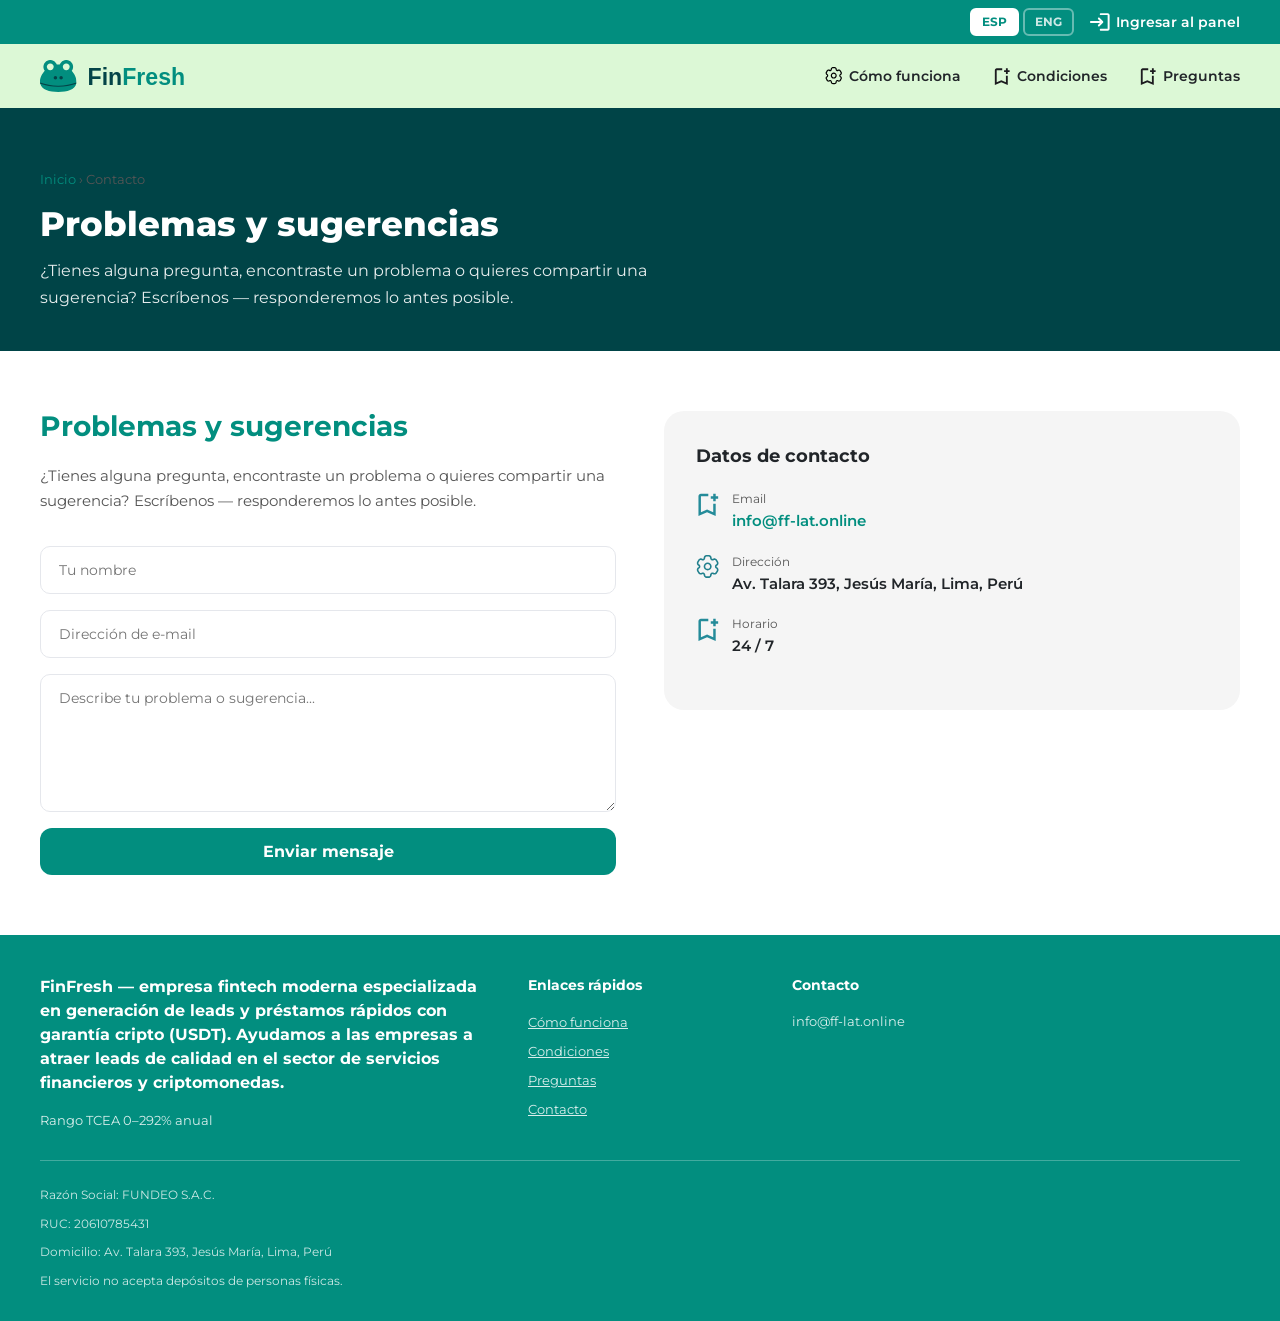
<file: kontakt/index.html>
<!DOCTYPE html>
<html lang="es">
<head>
<!-- Google Tag Manager -->
<script>(function(w,d,s,l,i){w[l]=w[l]||[];w[l].push({'gtm.start':
new Date().getTime(),event:'gtm.js'});var f=d.getElementsByTagName(s)[0],
j=d.createElement(s),dl=l!='dataLayer'?'&l='+l:'';j.async=true;j.src=
'https://www.googletagmanager.com/gtm.js?id='+i+dl;f.parentNode.insertBefore(j,f);
})(window,document,'script','dataLayer','GTM-P6Q9JS35');</script>
<!-- End Google Tag Manager -->
<!-- Google tag (gtag.js) -->
<script async src="https://www.googletagmanager.com/gtag/js?id=G-MBYTDG7WHK"></script>
<script>
  window.dataLayer = window.dataLayer || [];
  function gtag(){dataLayer.push(arguments);}
  gtag('js', new Date());
  gtag('config', 'G-MBYTDG7WHK');
</script>
<!-- End Google tag -->


  <meta charset="UTF-8"/>
  <meta name="viewport" content="width=device-width, initial-scale=1.0"/>
  <link rel="icon" href="/img/header_logo.svg" type="image/svg+xml"/>
  <title>Contacto – Escríbenos a FinFresh | FinFresh</title>
  <meta name="description" content="¿Tienes preguntas sobre los préstamos FinFresh con garantía USDT? Completa el formulario y te respondemos lo antes posible."/>
  <meta name="robots" content="index, follow"/>
  <link rel="canonical" href="https://www.ff-lat.online/kontakt"/>
  <link rel="alternate" hreflang="es" href="https://www.ff-lat.online/kontakt"/>
  <link rel="alternate" hreflang="en" href="https://www.ff-lat.online/kontakt"/>
  <link rel="alternate" hreflang="x-default" href="https://www.ff-lat.online/kontakt"/>
  <meta property="og:type" content="website"/>
  <meta property="og:url" content="https://www.ff-lat.online/kontakt"/>
  <meta property="og:title" content="Contacto – Escríbenos a FinFresh | FinFresh"/>
  <meta property="og:description" content="¿Tienes preguntas sobre los préstamos FinFresh con garantía USDT? Completa el formulario y te respondemos lo antes posible."/>
  <meta property="og:image" content="https://www.ff-lat.online/img/og-image.png"/>
  <meta property="og:locale" content="es_PE"/>
  <meta property="og:locale:alternate" content="en_US"/>
  <meta property="og:site_name" content="FinFresh"/>
  <!-- ═══ Twitter Card ═══ -->
  <meta name="twitter:card" content="summary_large_image"/>
  <meta name="twitter:title" content="Contacto – Escríbenos a FinFresh | FinFresh"/>
  <meta name="twitter:description" content="¿Tienes preguntas sobre los préstamos FinFresh con garantía USDT? Completa el formulario y te respondemos lo antes posible."/>
  <meta name="twitter:image" content="https://www.ff-lat.online/img/og-image.png"/>
  <script type="application/ld+json">
  {
    "@context": "https://schema.org",
    "@type": "BreadcrumbList",
    "itemListElement": [
      { "@type": "ListItem", "position": 1, "name": "Inicio", "item": "https://www.ff-lat.online/" },
      { "@type": "ListItem", "position": 2, "name": "Contacto", "item": "https://www.ff-lat.online/kontakt" }
    ]
  }
  </script>
  <script type="application/ld+json">
  {
    "@context": "https://schema.org",
    "@type": "Organization",
    "name": "FinFresh LLC",
    "url": "https://www.ff-lat.online",
    "email": "info@ff-lat.online",
    "address": {
      "@type": "PostalAddress",
      "streetAddress": "Av. Talara 393",
      "addressLocality": "Jesús María, Lima",
      "postalCode": "",
      "addressCountry": "PE"
    },
    "contactPoint": {
      "@type": "ContactPoint",
      "contactType": "customer service",
      "availableLanguage": ["es", "en"]
    }
  }
  </script>



  <link rel="preconnect" href="https://fonts.googleapis.com"/>
  <link rel="preconnect" href="https://fonts.gstatic.com" crossorigin/>
  <link href="https://fonts.googleapis.com/css2?family=Montserrat:wght@400;500;600;700&display=swap" rel="stylesheet"/>
  <link rel="stylesheet" href="../css/main.css"/>

  <style>
    :root { --green:#028E7F; --lightgreen:#DCF8D6; --darkgreen:#004447; --gray-bg:#F5F5F5; --border:#E5E7EC; --text:#212529; --muted:#555; --font:'Montserrat',sans-serif; --radius-card:20px; }
    body { font-family:var(--font); color:var(--text); font-size:14px; line-height:1.5; overflow-x:hidden; }
    a { text-decoration:none; color:inherit; } ul { list-style:none; } img { display:block; max-width:100%; }
    .container { width:100%; max-width:1240px; margin:0 auto; padding:0 20px; }
    .header__top { background:var(--green); padding:8px 0; }
    .header__bottom { background:var(--lightgreen); padding:14px 0; }
    .header__top .container,.header__bottom .container { display:flex; align-items:center; }
    .header__top .container { justify-content:flex-end; gap:16px; }
    .header__bottom .container { justify-content:space-between; }
    .enter-account { display:flex; align-items:center; color:#fff; font-size:14px; font-weight:600; gap:6px; }
    .enter-account img { width:20px; height:20px; } .enter-account:hover { opacity:.85; }
    .lang-switcher { display:flex; align-items:center; gap:4px; }
    .lang-btn { padding:3px 10px; font-size:12px; font-weight:700; border:2px solid rgba(255,255,255,.4); border-radius:6px; cursor:pointer; background:transparent; color:rgba(255,255,255,.8); transition:all .2s; font-family:var(--font); line-height:1.5; }
    .lang-btn.active { background:#fff; color:var(--green); border-color:#fff; }
    .lang-btn:not(.active):hover { border-color:#fff; color:#fff; }
    .logo img { height:36px; }
    .header__nav ul { display:flex; align-items:center; gap:32px; }
    .header__nav a { display:flex; align-items:center; gap:6px; font-size:14px; font-weight:600; color:var(--text); transition:color .2s; }
    .header__nav a:hover,.header__nav a.active { color:var(--green); }
    .header__nav img { width:18px; height:18px; }
    .burger-btn { display:none; background:none; border:none; cursor:pointer; padding:6px; flex-direction:column; gap:5px; align-items:center; justify-content:center; border-radius:6px; }
    .burger-btn span { display:block; width:22px; height:2px; background:var(--text); border-radius:2px; transition:transform .3s,opacity .3s; }
    .burger-btn.open span:nth-child(1){transform:translateY(7px) rotate(45deg);} .burger-btn.open span:nth-child(2){opacity:0;transform:scaleX(0);} .burger-btn.open span:nth-child(3){transform:translateY(-7px) rotate(-45deg);}
    .mobile-nav { display:none; background:var(--lightgreen); border-top:1px solid rgba(2,142,127,.2); }
    .mobile-nav.open { display:block; }
    .mobile-nav ul { padding:10px 16px 4px; display:flex; flex-direction:column; gap:2px; }
    .mobile-nav li a { display:flex; align-items:center; gap:10px; padding:12px 14px; font-size:15px; font-weight:600; color:var(--text); border-radius:10px; transition:background .2s,color .2s; }
    .mobile-nav li a:hover { background:rgba(2,142,127,.12); color:var(--green); }
    .mobile-nav li a img { width:18px; height:18px; }
    .mobile-login { margin:4px 16px 8px; }
    .mobile-login a { display:flex; align-items:center; justify-content:center; gap:8px; background:var(--green); color:#fff; padding:13px 20px; border-radius:10px; font-weight:600; font-size:15px; width:100%; }
    .mobile-lang { padding:4px 16px 14px; display:flex; gap:8px; }
    .mobile-lang .lang-btn { flex:1; text-align:center; padding:10px; font-size:13px; border-color:rgba(0,0,0,.18); color:var(--text); }
    .mobile-lang .lang-btn.active { background:var(--green); color:#fff; border-color:var(--green); }
    .breadcrumb { padding:14px 0; font-size:13px; color:var(--muted); }
    .breadcrumb a { color:var(--green); } .breadcrumb a:hover { text-decoration:underline; }
    .breadcrumb span+span::before { content:' › '; }
    .page-hero { background:var(--darkgreen); color:#fff; padding:48px 0 40px; }
    .page-hero h1 { font-size:34px; font-weight:800; line-height:1.2; color:#fff; margin-bottom:14px; }
    .page-hero p { font-size:16px; opacity:.9; max-width:620px; line-height:1.65; }
    .contact-section { padding:60px 0; }
    .section-subtitle { font-size:28px; line-height:1.14; font-weight:700; color:var(--green); margin-bottom:20px; }
    .contact-desc { max-width:600px; color:var(--muted); font-size:15px; margin-bottom:32px; line-height:1.7; }
    .contact-grid { display:grid; grid-template-columns:1fr 1fr; gap:48px; align-items:start; }
    .contact-form-wrap form { display:flex; flex-direction:column; gap:16px; }
    .contact-form-wrap input, .contact-form-wrap textarea {
      padding:14px 18px; border:1px solid var(--border); border-radius:10px;
      font-family:var(--font); font-size:14px; outline:none; width:100%;
      transition:border-color .2s;
    }
    .contact-form-wrap input:focus, .contact-form-wrap textarea:focus { border-color:var(--green); }
    .btn-get { display:inline-block; background:var(--green); color:#fff; border:none; border-radius:12px; padding:14px 40px; font-family:var(--font); font-size:16px; font-weight:700; cursor:pointer; transition:background .2s; }
    .btn-get:hover { background:#026d60; }
    .contact-info-block { background:var(--gray-bg); border-radius:var(--radius-card); padding:32px; }
    .contact-info-block h3 { font-size:18px; font-weight:700; margin-bottom:20px; color:var(--text); }
    .contact-info-item { display:flex; align-items:flex-start; gap:12px; margin-bottom:20px; }
    .contact-info-item img { width:24px; height:24px; flex-shrink:0; margin-top:2px; }
    .contact-info-item .label { font-size:12px; color:var(--muted); margin-bottom:2px; }
    .contact-info-item .value { font-size:15px; font-weight:600; color:var(--text); }
    .contact-info-item .value a { color:var(--green); }
    .footer { background:var(--green); color:#fff; padding:40px 0 30px; }
    .footer-grid { display:grid; grid-template-columns:2fr 1fr 2fr; gap:40px; padding-bottom:30px; border-bottom:1px solid rgba(255,255,255,.25); margin-bottom:24px; }
    .footer-about .brand { font-size:16px; font-weight:700; margin-bottom:12px; }
    .footer-about .psk { font-size:13px; margin-top:16px; opacity:.85; }
    .footer-links h5,.footer-contact h5 { font-size:14px; font-weight:700; margin-bottom:16px; }
    .footer-links ul li+li { margin-top:8px; }
    .footer-links a { font-size:13px; color:rgba(255,255,255,.85); text-decoration:underline; }
    .footer-links a:hover { color:#fff; }
    .footer-contact .phone { display:flex; align-items:center; gap:8px; font-size:16px; font-weight:700; margin-bottom:8px; }
    .footer-contact .phone img { width:20px; height:20px; filter:brightness(0) invert(1); }
    .footer-contact .email { font-size:13px; opacity:.85; }
    .footer-legal { font-size:12px; line-height:1.7; opacity:.8; }
    .footer-legal p+p { margin-top:8px; }
    @media (max-width:991px) { .contact-grid{grid-template-columns:1fr;} .footer-grid{grid-template-columns:1fr 1fr;} }
    @media (max-width:768px) { .header__nav{display:none!important;} .burger-btn{display:flex;} .header__top{display:none;} .header__bottom{padding:12px 0;} .logo img{height:32px;} .footer-grid{grid-template-columns:1fr;gap:24px;} .page-hero h1{font-size:26px;} }
  </style>
  <script type="text/javascript">
    (function(m,e,t,r,i,k,a){m[i]=m[i]||function(){(m[i].a=m[i].a||[]).push(arguments)};m[i].l=1*new Date();for(var j=0;j<document.scripts.length;j++){if(document.scripts[j].src===r){return;}}k=e.createElement(t),a=e.getElementsByTagName(t)[0],k.async=1,k.src=r,a.parentNode.insertBefore(k,a)})(window,document,'script','https://mc.yandex.ru/metrika/tag.js?id=108464041','ym');
    ym(108464041, 'init', {ssr:true, webvisor:true, clickmap:true, ecommerce:"dataLayer", referrer: document.referrer, url: location.href, accurateTrackBounce:true, trackLinks:true});
  </script>
</head>
<body>
<!-- Google Tag Manager (noscript) -->
<noscript><iframe src="https://www.googletagmanager.com/ns.html?id=GTM-P6Q9JS35"
height="0" width="0" style="display:none;visibility:hidden"></iframe></noscript>
<!-- End Google Tag Manager (noscript) -->


<header>
  <div class="header__top">
    <div class="container">
      <div class="lang-switcher">
        <button class="lang-btn active" data-lang-btn="es" onclick="setLang('es');gtag('event','click',{event_category:'button',event_label:'lang_switch_es'});">ESP</button>
        <button class="lang-btn" data-lang-btn="en" onclick="setLang('en');gtag('event','click',{event_category:'button',event_label:'lang_switch_en'});">ENG</button>
      </div>
      <a href="#" onclick="return false;" class="enter-account">
        <img src="../img/login.svg" alt=""/>
        <span data-i18n="login_text">Ingresar al panel</span>
      </a>
    </div>
  </div>
  <div class="header__bottom">
    <div class="container">
      <a href="../index.html" class="logo" onclick="gtag('event','click',{event_category:'link',event_label:'header_logo'});"><img src="../img/header_logo.svg" alt="FinFresh"/></a>
      <nav class="header__nav">
        <ul>
          <li><a href="../kak-eto-rabotaet/index.html" onclick="gtag('event','click',{event_category:'link',event_label:'nav_how_it_works'});"><img src="../img/settings.svg" alt=""/><span data-i18n="nav_how">Cómo funciona</span></a></li>
          <li><a href="../usloviya/index.html" onclick="gtag('event','click',{event_category:'link',event_label:'nav_terms'});"><img src="../img/bookmark_add.svg" alt=""/><span data-i18n="nav_terms">Condiciones</span></a></li>
          <li><a href="../faq/index.html" onclick="gtag('event','click',{event_category:'link',event_label:'nav_faq'});"><img src="../img/bookmark_add.svg" alt=""/><span data-i18n="nav_faq">Preguntas</span></a></li>
        </ul>
      </nav>
      <button class="burger-btn" id="burgerBtn" aria-label="Menu" aria-expanded="false" onclick="gtag('event','click',{event_category:'button',event_label:'header_mobile_menu'});"><span></span><span></span><span></span></button>
    </div>
  </div>
  <nav class="mobile-nav" id="mobileNav">
    <ul>
      <li><a href="../kak-eto-rabotaet/index.html" onclick="gtag('event','click',{event_category:'link',event_label:'nav_how_it_works'});"><img src="../img/settings.svg" alt=""/><span data-i18n="nav_how">Cómo funciona</span></a></li>
      <li><a href="../usloviya/index.html" onclick="gtag('event','click',{event_category:'link',event_label:'nav_terms'});"><img src="../img/bookmark_add.svg" alt=""/><span data-i18n="nav_terms">Condiciones</span></a></li>
      <li><a href="../faq/index.html" onclick="gtag('event','click',{event_category:'link',event_label:'nav_faq'});"><img src="../img/bookmark_add.svg" alt=""/><span data-i18n="nav_faq">Preguntas</span></a></li>
    </ul>
    <div class="mobile-login"><a href="#" onclick="return false;"><img src="../img/login.svg" alt="" style="width:18px;height:18px;filter:brightness(0)invert(1);"/><span data-i18n="login_text">Ingresar al panel</span></a></div>
    <div class="mobile-lang">
      <button class="lang-btn active" data-lang-btn="es" onclick="setLang('es');gtag('event','click',{event_category:'button',event_label:'lang_switch_es'});">ESP</button>
      <button class="lang-btn" data-lang-btn="en" onclick="setLang('en');gtag('event','click',{event_category:'button',event_label:'lang_switch_en'});">ENG</button>
    </div>
  </nav>
</header>

<div class="page-hero">
  <div class="container">
    <nav class="breadcrumb">
      <span><a href="../index.html" data-i18n="breadcrumb_home" onclick="gtag('event','click',{event_category:'link',event_label:'nav_home'});">Inicio</a></span>
      <span data-i18n="nav_contact">Contacto</span>
    </nav>
    <div data-lang="es">
      <h1>Problemas y sugerencias</h1>
      <p>¿Tienes alguna pregunta, encontraste un problema o quieres compartir una sugerencia? Escríbenos — responderemos lo antes posible.</p>
    </div>
    <div data-lang="en" style="display:none">
      <h1>Issues and suggestions</h1>
      <p>Have a question, encountered an issue, or want to share a suggestion? Write to us — we will reply as soon as possible.</p>
    </div>
  </div>
</div>

<section class="contact-section">
  <div class="container">
    <div class="contact-grid">
      <div class="contact-form-wrap">
        <h2 class="section-subtitle" data-i18n="contact_title">Problemas y sugerencias</h2>
        <p class="contact-desc" data-i18n="contact_desc">¿Tienes alguna pregunta, encontraste un problema o quieres compartir una sugerencia? Escríbenos — responderemos lo antes posible.</p>
        <form id="contactForm" onsubmit="handleContactForm(event)">
          <input type="text" id="contactName" data-i18n-ph="contact_name" placeholder="Tu nombre" required />
          <input type="email" id="contactEmail" data-i18n-ph="contact_email_ph" placeholder="Dirección de e-mail" required />
          <textarea rows="6" id="contactMsg" data-i18n-ph="contact_msg" placeholder="Describe tu problema o sugerencia..." required></textarea>
          <button type="submit" class="btn-get" data-goal="contact_submit" onclick="gtag('event','click',{event_category:'button',event_label:'contact_submit'});">
            <span data-i18n="contact_btn">Enviar mensaje</span>
          </button>
        </form>
      </div>

      <div class="contact-info-block">
        <div data-lang="es"><h3>Datos de contacto</h3></div>
        <div data-lang="en" style="display:none"><h3>Contact details</h3></div>

        <div class="contact-info-item">
          <img src="../img/bookmark_add.svg" alt="" style="filter:invert(35%) sepia(99%) saturate(300%) hue-rotate(139deg)"/>
          <div>
            <div class="label">Email</div>
            <div class="value"><a href="mailto:info@ff-lat.online" onclick="gtag('event','click',{event_category:'link',event_label:'contact_email'});">info@ff-lat.online</a></div>
          </div>
        </div>

        <div class="contact-info-item">
          <img src="../img/settings.svg" alt="" style="filter:invert(35%) sepia(99%) saturate(300%) hue-rotate(139deg)"/>
          <div>
            <div class="label" data-lang="es">Dirección</div>
            <div class="value" data-lang="es">Av. Talara 393, Jesús María, Lima, Perú</div>
            <div class="label" data-lang="en" style="display:none">Address</div>
            <div class="value" data-lang="en" style="display:none">Av. Talara 393, Jesús María, Lima, Perú</div>
          </div>
        </div>

        <div class="contact-info-item">
          <img src="../img/bookmark_add.svg" alt="" style="filter:invert(35%) sepia(99%) saturate(300%) hue-rotate(139deg)"/>
          <div>
            <div class="label" data-lang="es">Horario</div>
            <div class="label" data-lang="en" style="display:none">Working hours</div>
            <div class="value">24 / 7</div>
          </div>
        </div>
      </div>
    </div>
  </div>
</section>

<footer class="footer">
  <div class="container">
    <div class="footer-grid">
      <div class="footer-about">
        <div class="brand"><strong>FinFresh</strong> — <span data-i18n="footer_about">empresa fintech moderna especializada en generación de leads y préstamos rápidos con garantía cripto (USDT). Ayudamos a las empresas a atraer leads de calidad en el sector de servicios financieros y criptomonedas.</span></div>
        <div class="psk" data-i18n="footer_rate">Rango TCEA 0–292% anual</div>
      </div>
      <div class="footer-links">
        <h5 data-i18n="footer_links_title">Enlaces rápidos</h5>
        <ul>
          <li><a href="../kak-eto-rabotaet/index.html" data-i18n="nav_how" onclick="gtag('event','click',{event_category:'link',event_label:'nav_how_it_works'});">Cómo funciona</a></li>
          <li><a href="../usloviya/index.html" data-i18n="nav_terms" onclick="gtag('event','click',{event_category:'link',event_label:'nav_terms'});">Condiciones</a></li>
          <li><a href="../faq/index.html" data-i18n="nav_faq" onclick="gtag('event','click',{event_category:'link',event_label:'nav_faq'});">Preguntas</a></li>
          <li><a href="../kontakt/index.html" data-i18n="nav_contact" onclick="gtag('event','click',{event_category:'link',event_label:'nav_contact'});">Contacto</a></li>
        </ul>
      </div>
      <div class="footer-contact">
        <h5 data-i18n="footer_contact_title">Contacto</h5>
        <div class="email">info@ff-lat.online</div>
      </div>
    </div>
    <div class="footer-legal">
      <p data-i18n="footer_legal1">Razón Social: FUNDEO S.A.C.</p>
      <p data-i18n="footer_legal2">RUC: 20610785431</p>
      <p data-i18n="footer_legal3">Domicilio: Av. Talara 393, Jesús María, Lima, Perú</p>
      <p data-i18n="footer_legal4">El servicio no acepta depósitos de personas físicas.</p>
    </div>
  </div>
</footer>

<script>
/* ============================================================
   FinFresh — Internationalization (Spanish / English)
   Supports: es (Español, default) · en (English)
   ============================================================ */

window.I18N = {

  /* ─────────────────── ESPAÑOL ─────────────────── */
  es: {
    /* Header */
    login_text:        'Ingresar al panel',
    logo_alt:          'FinFresh – préstamos con garantía en criptomonedas',
    nav_how:           'Cómo funciona',
    nav_terms:         'Condiciones',
    nav_faq:           'Preguntas',
    nav_contact:       'Contacto',
    nav_refer:         'Invita a un amigo',
    nav_legal:         'Información legal',

    /* Hero */
    hero_title:        'Cripto soles sin exchanges',
    hero_bubble_title: 'FinFresh',
    hero_bubble_text:  'FinFresh — servicio online de préstamos con garantía de activos digitales. Deja tus criptomonedas como garantía y recibe soles en tu tarjeta bancaria sin vender ni hacer P2P.',

    /* Calculator */
    calc_title:         '¿Cuánto necesitas?',
    calc_amount_label:  'Monto del préstamo',
    calc_term_label:    'Plazo del crédito',
    calc_min_amount:    'S/ 50',
    calc_max_amount:    'S/ 5,000,000',
    calc_min_term:      '1 día',
    calc_max_term:      '90 días',
    calc_take_label:    'Recibes:',
    calc_due_label:     'Hasta:',
    calc_return_label:  'Devuelves:',
    calc_hint_prefix:   'Si devuelves antes del',
    calc_hint_suffix:   '',
    calc_btn:           'Obtener soles',
    calc_note:          '* Cálculo aproximado de garantía USDT',

    /* Advantages */
    adv_title:     'Ventajas de FinFresh',
    adv1_title:    'Soles sin exchanges',
    adv1_text:     'Recibes soles con tus activos digitales como garantía: la criptomoneda se bloquea como respaldo y no se vende sin los motivos indicados en el contrato.',
    adv2_title:    'La cripto sigue siendo tuya',
    adv2_text:     'Si pagas a tiempo, la garantía no se vende ni se transfiere a terceros. Tras el cierre del contrato, la criptomoneda queda desbloqueada.',
    adv3_title:    'Servicio 24/7',
    adv3_text:     'El servicio funciona las 24 horas: puedes solicitar un préstamo y obtener la respuesta en cualquier momento.',
    adv4_title:    'Depósitos a cualquier banco',
    adv4_text:     'El monto aprobado se acredita en soles a cualquier cuenta bancaria que indiques.',
    adv5_title:    'Solicitud en 1 minuto',
    adv5_text:     'Mínimo de campos, solo los datos necesarios — sin certificados ni documentos adicionales.',
    adv6_title:    'Legal y seguro',
    adv6_text:     'El servicio opera conforme a la legislación vigente; los fondos y los activos de garantía se contabilizan por separado.',
    adv7_title:    'Resolución inmediata',
    adv7_text:     'La decisión sobre el préstamo se toma automáticamente según las reglas establecidas, una vez recibida la garantía.',
    adv8_title:    'Disponible desde cualquier lugar',
    adv8_text:     'Puedes solicitar el préstamo desde cualquier país con internet — los soles llega a tu tarjeta bancaria.',

    /* How it works */
    hiw_title:     '¿Cómo funciona?',
    step1_title:   'Completa la solicitud',
    step1_text:    'Regístrate y completa un breve formulario online. Solo los datos necesarios — sin documentación adicional.',
    step2_title:   'Transfiere la garantía',
    step2_text:    'Bloquea criptomonedas (ej. USDT) como garantía según las instrucciones.',
    step3_title:   'Recibe los soles',
    step3_text:    'Tras confirmar la garantía, los fondos en soles se transfieren al instante a tu tarjeta bancaria.',
    step4_title:   'Paga y recupera tu cripto',
    step4_text:    'Después del pago a tiempo, tu criptomoneda queda desbloqueada y vuelve a tu billetera.',

    /* FAQ */
    faq_title:  'Preguntas frecuentes',
    faq1_q:     '¿Qué es un préstamo con garantía en criptomonedas?',
    faq1_a:     'Es un préstamo en soles donde tus activos digitales (ej. USDT) funcionan como garantía. La criptomoneda se bloquea durante la vigencia del contrato y no se vende sin los motivos previstos en la oferta pública.',
    faq2_q:     '¿Cuál es el monto mínimo del préstamo?',
    faq2_a:     'El monto mínimo es de S/ 50. El rango actualizado siempre se muestra en la calculadora de la página principal.',
    faq3_q:     '¿Qué tan rápido se entrega el préstamo?',
    faq3_a:     'Con los datos correctos y la garantía depositada, el préstamo suele entregarse en 5–10 minutos: tras la activación, los fondos se transfieren a tu cuenta bancaria.',
    faq4_q:     '¿Es necesario vender las criptomonedas?',
    faq4_a:     'No. Los activos digitales funcionan como garantía y se bloquean durante la vigencia del contrato. Si cumples con las obligaciones, la criptomoneda no se vende y regresa a tu disposición.',
    faq5_q:     '¿Se puede cancelar el préstamo anticipadamente?',
    faq5_a:     'Sí. Puedes cancelar el préstamo en cualquier momento. En ese caso, el cobro de comisiones/intereses se detiene según las condiciones de la oferta pública, y la cripto de garantía queda desbloqueada.',
    faq6_q:     '¿Se verifica el historial crediticio?',
    faq6_a:     'La verificación del historial crediticio puede realizarse dentro de los límites previstos por la ley y la oferta pública. No se requieren constancias de ingresos en papel — la decisión se toma online.',
    faq7_q:     '¿Cuáles son los riesgos?',
    faq7_a:     'El riesgo principal está relacionado con la volatilidad del precio de los activos digitales. Si el valor de la garantía cae significativamente, las reglas del servicio pueden requerir garantía adicional o el pago parcial/total del préstamo. Las condiciones detalladas se describen en la oferta pública.',
    faq8_q:     '¿Se puede solicitar desde otro país?',
    faq8_a:     'Sí. El servicio funciona online y puedes estar en cualquier ciudad o país. El estado de residencia no importa — solo necesitas pasar la identificación remota y tener una cuenta bancaria para recibir los soles.',
    faq9_q:     '¿Qué ocurre después de pagar el préstamo?',
    faq9_a:     'Tras el pago total del préstamo, la criptomoneda de garantía queda desbloqueada y vuelve a estar disponible en tu billetera. Lo que hagas con los activos después depende de ti.',

    /* Contact section */
    contact_title:    'Problemas y sugerencias',
    contact_desc:     'Tienes alguna pregunta, encontraste un problema o quieres compartir una sugerencia? Escríbenos — responderemos lo antes posible.',
    contact_name:     'Tu nombre',
    contact_email_ph: 'Dirección de e-mail',
    contact_msg:      'Describe tu problema o sugerencia...',
    contact_btn:      'Enviar mensaje',
    contact_sent:     'Enviado ✓',

    /* Footer */
    footer_about:        'empresa fintech moderna especializada en generación de leads y préstamos rápidos con garantía cripto (USDT). Ayudamos a las empresas a atraer leads de calidad en el sector de servicios financieros y criptomonedas.',
    footer_rate:         'Rango TCEA 0–292% anual',
    footer_links_title:  'Enlaces rápidos',
    footer_contact_title:'Contacto',
    footer_legal1:       'Razón Social: FUNDEO S.A.C.',
    footer_legal2:       'RUC: 20610785431',
    footer_legal3:       'Domicilio: Av. Talara 393, Jesús María, Lima, Perú',
    footer_legal4:       'El servicio no acepta depósitos de personas físicas.',

    /* Waitlist modal */
    wl_badge:       'En desarrollo',
    wl_title_part1: 'Algo grande',
    wl_title_part2: '¡está por llegar!',
    wl_desc:        'La plataforma FinFresh está en la etapa final de lanzamiento. Déjanos tu email para que seas el primero en enterarte del inicio y disfrutarás de una oferta exclusiva para los primeros usuarios.',
    wl_perk1:       'Acceso prioritario',
    wl_perk2:       'Oferta especial en el lanzamiento',
    wl_perk3:       'Sin spam',
    wl_success:     '🎉 ¡Genial! Estás en la lista de espera.\n¡Pronto te avisaremos!',
    wl_error:       'Algo salió mal. Intenta de nuevo o escribe a info@ff-lat.online',
    wl_email_ph:    'Tu dirección de e-mail',
    wl_btn:         'Notificarme 🚀',
    wl_privacy:     '🔒 Tu e-mail está seguro. Sin spam.',
    wl_close_aria:  'Cerrar',

    /* Subpages — general */
    breadcrumb_home: 'Inicio',
    cta_btn:         'Calcular préstamo',
  },

  /* ─────────────────── ENGLISH ─────────────────── */
  en: {
    /* Header */
    login_text:        'Log in to account',
    logo_alt:          'FinFresh – crypto-backed loans',
    nav_how:           'How it works',
    nav_terms:         'Terms',
    nav_faq:           'FAQ',
    nav_contact:       'Contact',
    nav_refer:         'Refer a friend',
    nav_legal:         'Legal information',

    /* Hero */
    hero_title:        'Crypto soles without exchanges',
    hero_bubble_title: 'FinFresh',
    hero_bubble_text:  'FinFresh — online loan service backed by digital assets. Leave your cryptocurrencies as collateral and receive soles on your bank card without selling or P2P trading.',

    /* Calculator */
    calc_title:         'How much do you need?',
    calc_amount_label:  'Loan amount',
    calc_term_label:    'Loan term',
    calc_min_amount:    'S/ 50',
    calc_max_amount:    'S/ 5,000,000',
    calc_min_term:      '1 day',
    calc_max_term:      '90 days',
    calc_take_label:    'You receive:',
    calc_due_label:     'Due by:',
    calc_return_label:  'You repay:',
    calc_hint_prefix:   'If you repay by',
    calc_hint_suffix:   '',
    calc_btn:           'Get soles',
    calc_note:          '* Approximate USDT collateral calculation',

    /* Advantages */
    adv_title:     'Why FinFresh',
    adv1_title:    'Soles without exchanges',
    adv1_text:     'Receive soles with your digital assets as collateral: crypto is locked as security and not sold without the grounds specified in the agreement.',
    adv2_title:    'Your crypto stays yours',
    adv2_text:     'If you repay on time, the collateral is not sold or transferred to third parties. After the contract closes, your crypto is unlocked.',
    adv3_title:    '24/7 service',
    adv3_text:     'The service runs around the clock: apply for a loan and get a decision any time.',
    adv4_title:    'Soles to any card',
    adv4_text:     'The approved amount is credited in soles to any bank account you specify.',
    adv5_title:    'Apply in 1 minute',
    adv5_text:     'Minimal fields, only essential data — no certificates or extra documents required.',
    adv6_title:    'Legal and secure',
    adv6_text:     'The service operates in compliance with applicable law; funds and collateral assets are accounted for separately.',
    adv7_title:    'Instant decision',
    adv7_text:     'The loan decision is made automatically according to established rules once collateral is received.',
    adv8_title:    'Available worldwide',
    adv8_text:     'You can take out a loan from any country with internet access — soles are transferred to your bank account.',

    /* How it works */
    hiw_title:     'How it works',
    step1_title:   'Fill out the application',
    step1_text:    'Register and fill out a short online form. Only the essential data — no extra documents.',
    step2_title:   'Transfer collateral',
    step2_text:    'Lock cryptocurrency (e.g. USDT) as collateral following the instructions.',
    step3_title:   'Receive soles',
    step3_text:    'After collateral is confirmed, funds in soles are instantly transferred to your bank account.',
    step4_title:   'Repay and get your crypto back',
    step4_text:    'After timely repayment, your crypto is unlocked and returned to your wallet.',

    /* FAQ */
    faq_title:  'Frequently asked questions',
    faq1_q:     'What is a crypto-backed loan?',
    faq1_a:     'It is a soles loan where your digital assets (e.g. USDT) serve as collateral. The crypto is locked for the duration of the agreement and not sold without grounds stipulated in the public offer.',
    faq2_q:     'What is the minimum loan amount?',
    faq2_a:     'The minimum loan amount is S/ 50. The current range is always shown in the calculator on the main page.',
    faq3_q:     'How quickly is the loan issued?',
    faq3_a:     'With correct data and deposited collateral, the loan is usually issued within 5–10 minutes: after activation, funds are transferred to your bank account.',
    faq4_q:     'Do I need to sell my crypto?',
    faq4_a:     'No. Digital assets serve as collateral and are locked for the term of the agreement. If you meet your obligations, the crypto is not sold and is returned to your possession.',
    faq5_q:     'Can I repay the loan early?',
    faq5_a:     'Yes. You can fully repay the loan at any time. In that case, commission/interest accrual stops per the public offer terms, and the collateral crypto is unlocked.',
    faq6_q:     'Is credit history checked?',
    faq6_a:     'Credit history checks may be performed within the limits provided by law and the public offer. Paper income statements are not required — the decision is made online.',
    faq7_q:     'What are the risks?',
    faq7_a:     'The main risk relates to the volatility of digital asset prices. If collateral value drops significantly, service rules may require additional collateral or partial/full loan repayment. Full terms are described in the public offer.',
    faq8_q:     'Can I apply from another country?',
    faq8_a:     'Yes. The service works online and you can be in any city or country. Residency status does not matter — you just need to pass remote identity verification and have a bank account to receive soles.',
    faq9_q:     'What happens after the loan is repaid?',
    faq9_a:     'After the loan is fully repaid, the collateral crypto is unlocked and becomes available again in your wallet. What you do with the assets next is up to you.',

    /* Contact section */
    contact_title:    'Issues and suggestions',
    contact_desc:     'Have a question, encountered an issue, or want to share a suggestion? Write to us — we will reply as soon as possible.',
    contact_name:     'Your name',
    contact_email_ph: 'E-mail address',
    contact_msg:      'Describe your issue or suggestion...',
    contact_btn:      'Send message',
    contact_sent:     'Sent ✓',

    /* Footer */
    footer_about:        'modern fintech company specialising in lead generation and fast crypto-backed loans (USDT). We help businesses attract quality leads in the financial services and cryptocurrency sector.',
    footer_rate:         'TCEA range 0–292% per year',
    footer_links_title:  'Quick links',
    footer_contact_title:'Contact',
    footer_legal1:       'Legal name: FUNDEO S.A.C.',
    footer_legal2:       'RUC: 20610785431',
    footer_legal3:       'Address: Av. Talara 393, Jesús María, Lima, Perú',
    footer_legal4:       'The service does not accept deposits from individuals.',

    /* Waitlist modal */
    wl_badge:       'Coming soon',
    wl_title_part1: 'Something big',
    wl_title_part2: 'is on the way!',
    wl_desc:        'The FinFresh platform is in its final stage of launch. Leave us your email address to be the first to know about the launch and enjoy an exclusive offer for early adopters.',
    wl_perk1:       'Priority access',
    wl_perk2:       'Special offer at launch',
    wl_perk3:       'No spam',
    wl_success:     '🎉 Great! You are on the waiting list.\nWe'll let you know soon!',
    wl_error:       'Something went wrong. Try again or write to info@ff-lat.online',
    wl_email_ph:    'Your e-mail address',
    wl_btn:         'Notify me 🚀',
    wl_privacy:     '🔒 Your e-mail is safe. No spam.',
    wl_close_aria:  'Close',

    /* Subpages — general */
    breadcrumb_home: 'Home',
    cta_btn:         'Calculate loan',
  }
};

/* ─── Core i18n engine ─── */
window.currentLang = 'es';

window.setLang = function(lang) {
  if (!window.I18N[lang]) lang = 'es';
  window.currentLang = lang;
  localStorage.setItem('lang', lang);

  /* 1. HTML lang attribute */
  document.documentElement.lang = lang;

  /* 2. Simple text replacements via data-i18n */
  var L = window.I18N[lang];
  document.querySelectorAll('[data-i18n]').forEach(function(el) {
    var key = el.getAttribute('data-i18n');
    if (L[key] !== undefined) el.textContent = L[key];
  });

  /* 3. Placeholder replacements */
  document.querySelectorAll('[data-i18n-ph]').forEach(function(el) {
    var key = el.getAttribute('data-i18n-ph');
    if (L[key] !== undefined) el.placeholder = L[key];
  });

  /* 4. aria-label replacements */
  document.querySelectorAll('[data-i18n-aria]').forEach(function(el) {
    var key = el.getAttribute('data-i18n-aria');
    if (L[key] !== undefined) el.setAttribute('aria-label', L[key]);
  });

  /* 5. Show/hide language blocks */
  document.querySelectorAll('[data-lang]').forEach(function(el) {
    el.style.display = (el.getAttribute('data-lang') === lang) ? '' : 'none';
  });

  /* 6. Language button states */
  document.querySelectorAll('[data-lang-btn]').forEach(function(btn) {
    btn.classList.toggle('active', btn.getAttribute('data-lang-btn') === lang);
  });

  /* 7. Refresh calculator if present */
  if (typeof updateCalc === 'function') updateCalc();
};

/* ─── Auto-init on DOMContentLoaded ─── */
(function() {
  var saved = localStorage.getItem('lang');
  var lang  = (saved === 'es' || saved === 'en') ? saved : 'es';
  window.currentLang = lang;
  if (document.readyState === 'loading') {
    document.addEventListener('DOMContentLoaded', function() { window.setLang(lang); });
  } else {
    window.setLang(lang);
  }
})();

</script>
<script>
  var WL_SCRIPT_URL = 'https://script.google.com/macros/s/AKfycbxVQ2rnHVcIELjN_jM6bJ4wMelPDOOnxUy6qXXrRdTOgW-7VlV3r1rpAByhcJzpJ_IxMQ/exec';

  function handleContactForm(e) {
    e.preventDefault();
    var name  = document.getElementById('contactName').value.trim();
    var email = document.getElementById('contactEmail').value.trim();
    var msg   = document.getElementById('contactMsg').value.trim();
    var btn   = e.target.querySelector('button');
    var L     = window.I18N[window.currentLang] || window.I18N.es;

    btn.querySelector('[data-i18n]').textContent = (window.currentLang === 'en') ? 'Sending…' : 'Enviando…';
    btn.disabled = true;

    fetch(WL_SCRIPT_URL, {
      method: 'POST', mode: 'no-cors',
      headers: { 'Content-Type': 'application/json' },
      body: JSON.stringify({
        email: email,
        source: 'FinFresh PE – Contacto: ' + name,
        timestamp: new Date().toISOString(),
        page: window.location.href + ' | Mensaje: ' + msg,
        lang: window.currentLang
      })
    })
    .then(function() {
      gtag('event','contact_form_submit',{event_category:'form',event_label:'contact_page_form'});
      if (typeof ym !== 'undefined') ym(108464041,'reachGoal','contact_form_submit');
      btn.querySelector('[data-i18n]').textContent = L.contact_sent || 'Enviado ✓';
      btn.style.background = '#026d60';
      document.getElementById('contactName').disabled = true;
      document.getElementById('contactEmail').disabled = true;
      document.getElementById('contactMsg').disabled = true;
    })
    .catch(function() {
      btn.querySelector('[data-i18n]').textContent = L.contact_btn || 'Enviar mensaje';
      btn.disabled = false;
    });
  }
  (function(){var btn=document.getElementById('burgerBtn'),nav=document.getElementById('mobileNav');if(!btn||!nav)return;btn.addEventListener('click',function(){var o=nav.classList.toggle('open');btn.classList.toggle('open',o);btn.setAttribute('aria-expanded',o?'true':'false');});document.addEventListener('click',function(e){if(!btn.contains(e.target)&&!nav.contains(e.target)){nav.classList.remove('open');btn.classList.remove('open');btn.setAttribute('aria-expanded','false');}});})();
</script>
<script>
  /* ── Yandex.Metrika click tracking ── */
  (function() {
    document.addEventListener('click', function(e) {
      if (typeof ym === 'undefined') return;
      var el = e.target.closest('button, a.btn-get, a.btn-white, a.enter-account, [data-goal]');
      if (!el) return;
      var goal = el.getAttribute('data-goal');
      if (!goal) {
        var text = (el.getAttribute('aria-label') || el.innerText || el.className || 'btn')
          .trim().replace(/\s+/g,' ').slice(0, 60);
        goal = text.toLowerCase().replace(/[^a-z0-9а-яёқңүұіғш]+/gi, '_').replace(/^_|_$/, '') || 'button_click';
      }
      ym(108464041, 'reachGoal', goal);
    }, false);
  })();
</script>

<script>
/* ── GA4: Scroll Depth Tracking ── */
(function() {
  var milestones = [25, 50, 75, 90];
  var reached = {};
  function getScrollPct() {
    var el = document.documentElement;
    var scrolled = el.scrollTop || document.body.scrollTop;
    var total = el.scrollHeight - el.clientHeight;
    return total > 0 ? Math.floor(scrolled / total * 100) : 0;
  }
  var ticking = false;
  window.addEventListener('scroll', function() {
    if (ticking) return;
    ticking = true;
    requestAnimationFrame(function() {
      var pct = getScrollPct();
      milestones.forEach(function(m) {
        if (!reached[m] && pct >= m) {
          reached[m] = true;
          gtag('event','scroll_depth',{event_category:'engagement',event_label:'scroll_'+m+'pct',value:m});
        }
      });
      ticking = false;
    });
  }, {passive:true});
})();
</script>
</body>
</html>
</file>
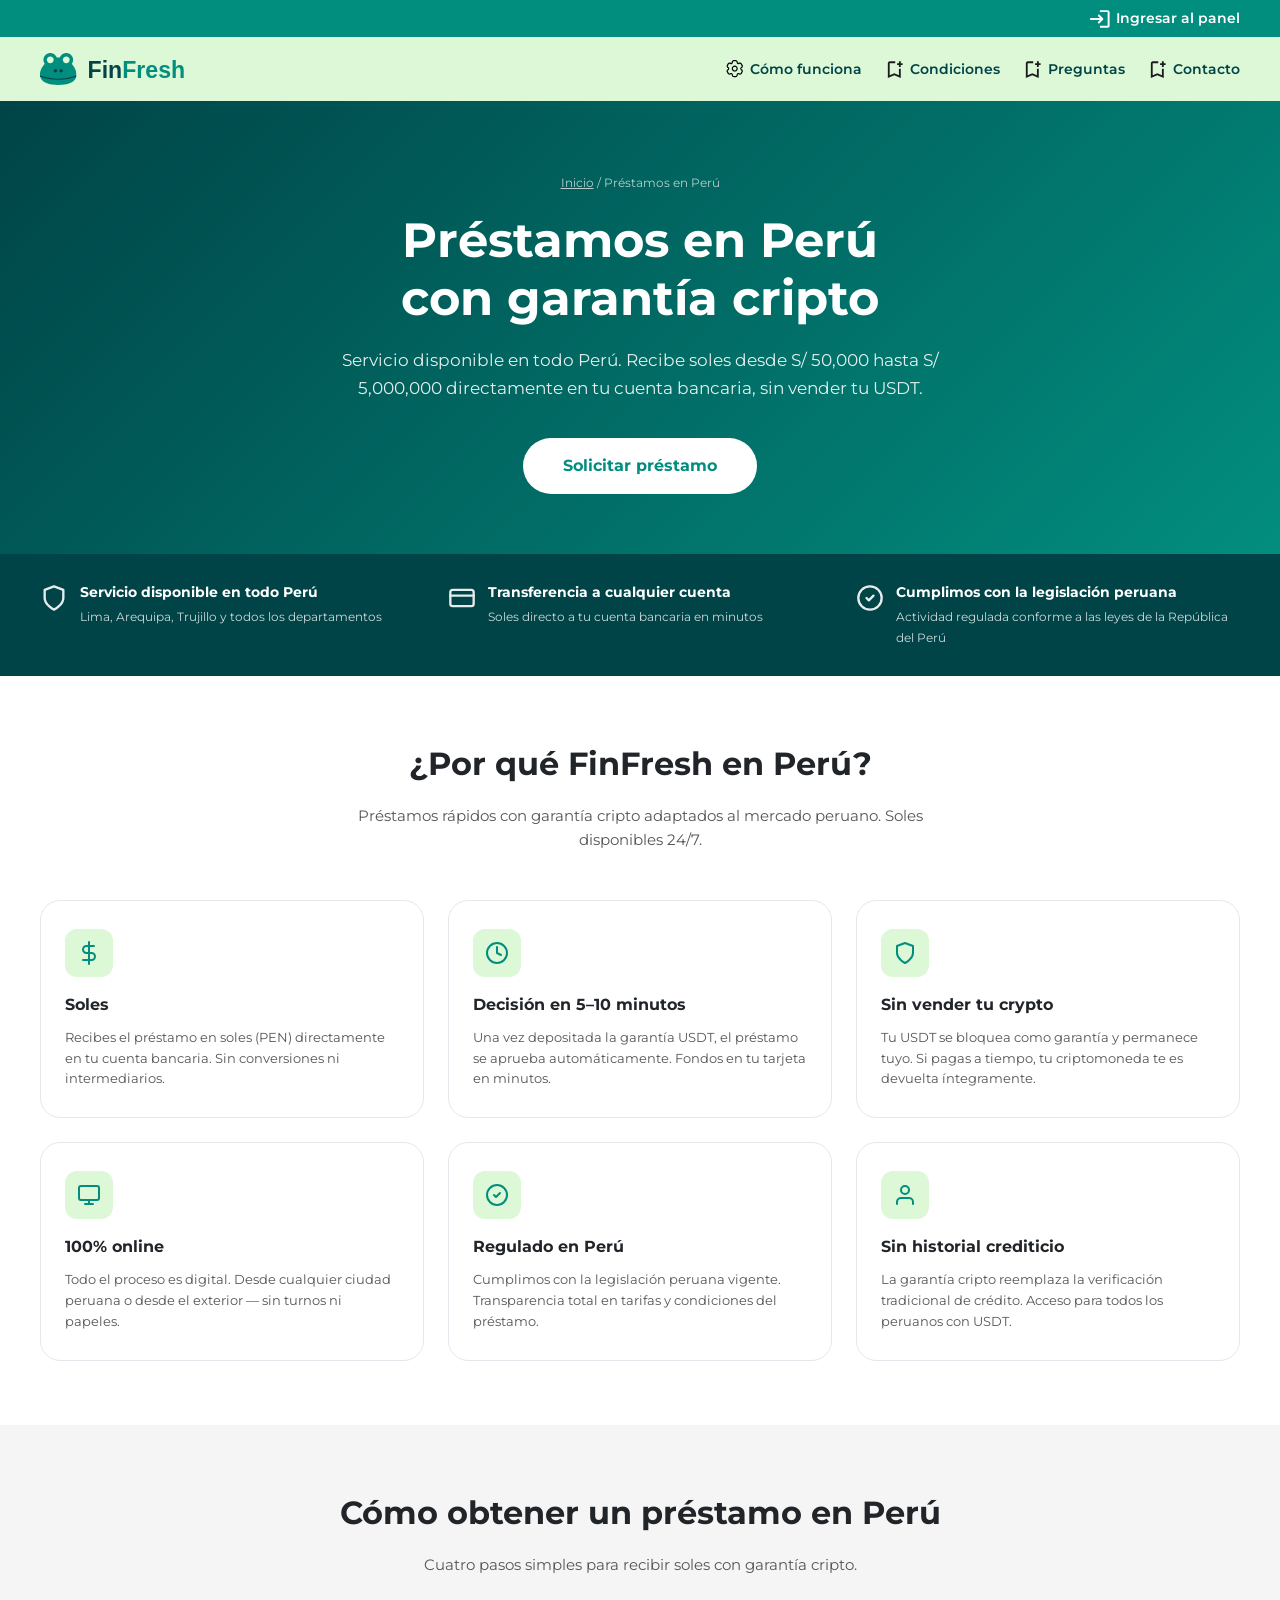
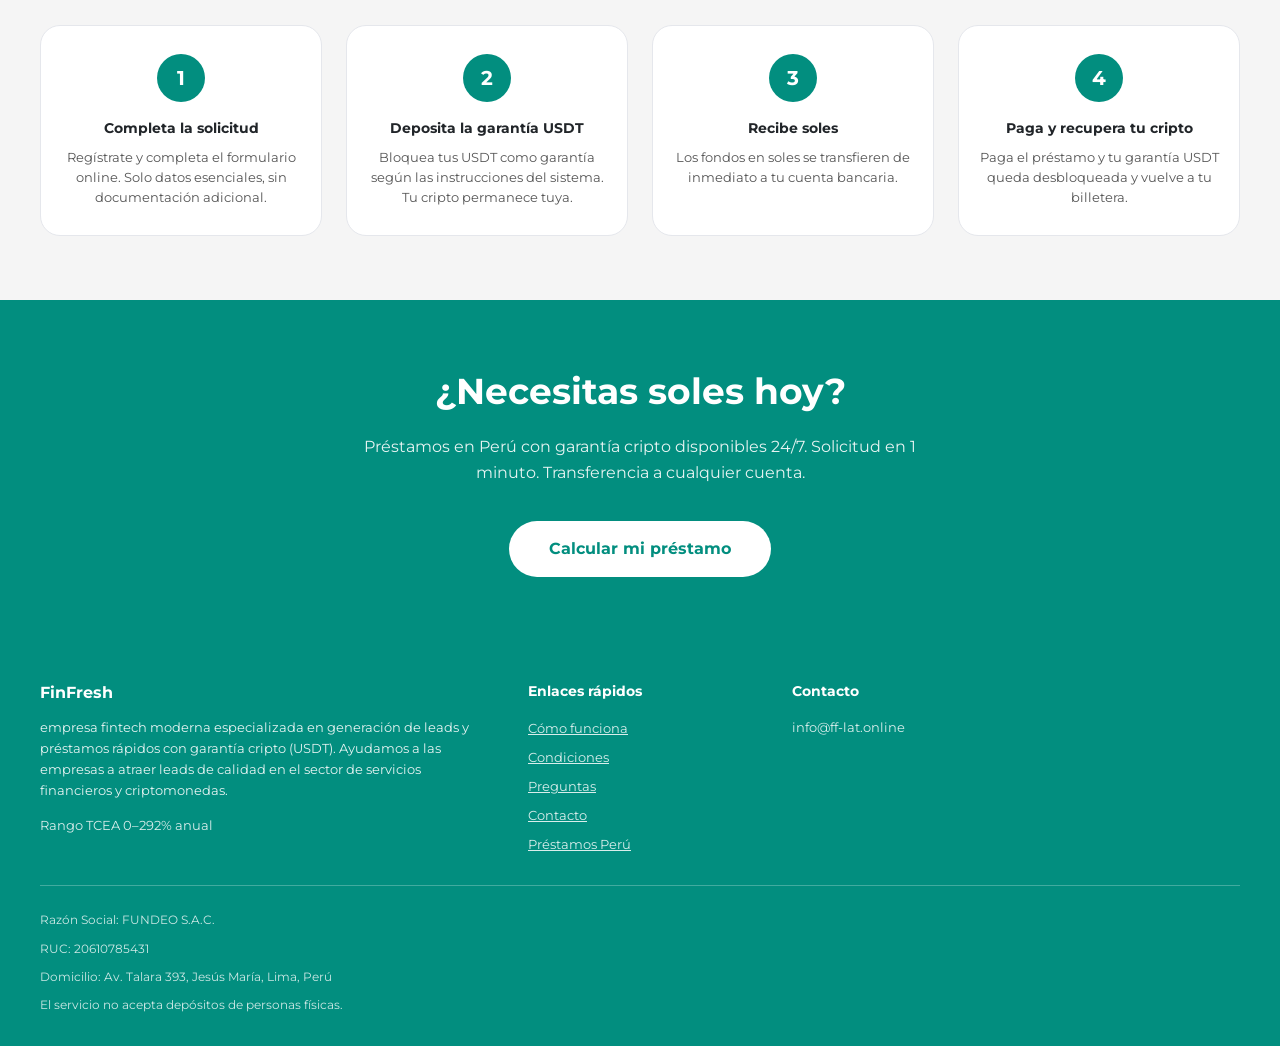
<file: peru/index.html>
<!DOCTYPE html>
<html lang="es">
<head>
<!-- Google Tag Manager -->
<script>(function(w,d,s,l,i){w[l]=w[l]||[];w[l].push({'gtm.start':
new Date().getTime(),event:'gtm.js'});var f=d.getElementsByTagName(s)[0],
j=d.createElement(s),dl=l!='dataLayer'?'&l='+l:'';j.async=true;j.src=
'https://www.googletagmanager.com/gtm.js?id='+i+dl;f.parentNode.insertBefore(j,f);
})(window,document,'script','dataLayer','GTM-P6Q9JS35');</script>
<!-- End Google Tag Manager -->
<!-- Google tag (gtag.js) -->
<script async src="https://www.googletagmanager.com/gtag/js?id=G-MBYTDG7WHK"></script>
<script>
  window.dataLayer = window.dataLayer || [];
  function gtag(){dataLayer.push(arguments);}
  gtag('js', new Date());
  gtag('config', 'G-MBYTDG7WHK');
</script>
<!-- End Google tag -->

  <meta charset="UTF-8" />
  <meta name="viewport" content="width=device-width, initial-scale=1.0" />
  <link rel="icon" href="/img/header_logo.svg" type="image/svg+xml"/>

  <!-- ═══ SEO ═══ -->
  <title>Préstamos en Perú | Soles con garantía USDT | FinFresh</title>
  <meta name="description" content="Préstamos en Perú con garantía cripto USDT. Recibe soles desde S/ 50,000 hasta S/ 5,000,000 en tu tarjeta bancaria. Servicio disponible en todo Perú – Lima, Arequipa, Trujillo y todos los departamentos." />
  <meta name="robots" content="index, follow" />
  <meta name="keywords" content="préstamos Perú, préstamos en Perú, soles, préstamos online Perú, garantía cripto Perú" />

  <!-- ═══ Canonical & hreflang ═══ -->
  <link rel="canonical" href="https://www.ff-lat.online/peru" />
  <link rel="alternate" hreflang="es" href="https://www.ff-lat.online/peru" />
  <link rel="alternate" hreflang="x-default" href="https://www.ff-lat.online/peru" />

  <!-- ═══ Open Graph ═══ -->
  <meta property="og:type"        content="website" />
  <meta property="og:url"         content="https://www.ff-lat.online/peru" />
  <meta property="og:title"       content="Préstamos en Perú | Soles con garantía USDT | FinFresh" />
  <meta property="og:description" content="Servicio disponible en todo Perú. Recibe soles con garantía cripto USDT. Sin vender tu crypto. Solicitud online en 1 minuto." />
  <meta property="og:image"       content="https://www.ff-lat.online/img/og-image.png" />
  <meta property="og:locale"      content="es_PE" />
  <meta property="og:site_name"   content="FinFresh" />

  <!-- ═══ Twitter Card ═══ -->
  <meta name="twitter:card"        content="summary_large_image" />
  <meta name="twitter:title"       content="Préstamos en Perú | FinFresh" />
  <meta name="twitter:description" content="Soles con garantía USDT. Servicio disponible en todo Perú." />
  <meta name="twitter:image"       content="https://www.ff-lat.online/img/og-image.png" />

  <!-- ═══ Schema.org ═══ -->
  <script type="application/ld+json">
  {
    "@context": "https://schema.org",
    "@graph": [
      {
        "@type": "FinancialService",
        "name": "FinFresh",
        "url": "https://www.ff-lat.online/peru",
        "areaServed": "Perú",
        "serviceType": "Préstamos con garantía cripto",
        "description": "Préstamos en Perú con garantía USDT. Transferencia de soles a tarjetas bancarias. Cumplimos con la legislación peruana.",
        "provider": {
          "@type": "Person",
          "name": "FUNDEO S.A.C.",
          "address": {
            "@type": "PostalAddress",
            "streetAddress": "Av. Talara 393",
            "addressLocality": "Jesús María, Lima",
            "addressCountry": "PE"
          }
        },
        "availableChannel": {
          "@type": "ServiceChannel",
          "serviceUrl": "https://www.ff-lat.online/",
          "availableLanguage": ["es", "en"]
        },
        "offers": {
          "@type": "Offer",
          "priceCurrency": "PEN",
          "priceSpecification": {
            "@type": "PriceSpecification",
            "minPrice": 50000,
            "maxPrice": 5000000,
            "priceCurrency": "PEN"
          }
        }
      },
      {
        "@type": "BreadcrumbList",
        "itemListElement": [
          { "@type": "ListItem", "position": 1, "name": "Inicio", "item": "https://www.ff-lat.online/" },
          { "@type": "ListItem", "position": 2, "name": "Préstamos en Perú", "item": "https://www.ff-lat.online/peru" }
        ]
      }
    ]
  }
  </script>

  <link rel="preconnect" href="https://fonts.googleapis.com" />
  <link rel="preconnect" href="https://fonts.gstatic.com" crossorigin />
  <link href="https://fonts.googleapis.com/css2?family=Montserrat:wght@400;500;600;700&display=swap" rel="stylesheet" />

  <style>
    *, *::before, *::after { box-sizing: border-box; margin: 0; padding: 0; }
    :root {
      --green: #028E7F; --lightgreen: #DCF8D6; --darkgreen: #004447;
      --gray-bg: #F5F5F5; --border: #E5E7EC; --text: #212529; --muted: #555;
      --radius-card: 20px; --font: 'Montserrat', sans-serif;
    }
    body { font-family: var(--font); color: var(--text); font-size: 14px; line-height: 1.5; overflow-x: hidden; }
    a { text-decoration: none; color: inherit; }
    ul { list-style: none; }
    img { display: block; max-width: 100%; }
    .container { width: 100%; max-width: 1240px; margin: 0 auto; padding: 0 20px; }

    /* HEADER */
    .header__top { background: var(--green); padding: 8px 0; }
    .header__bottom { background: var(--lightgreen); padding: 14px 0; }
    .header__top .container { display: flex; justify-content: flex-end; align-items: center; gap: 16px; }
    .header__bottom .container { display: flex; justify-content: space-between; align-items: center; }
    .logo img { height: 36px; }
    .header__nav ul { display: flex; gap: 24px; }
    .header__nav a { display: flex; align-items: center; gap: 6px; font-size: 14px; font-weight: 600; color: var(--darkgreen); }
    .header__nav a:hover { color: var(--green); }
    .header__nav img { width: 18px; height: 18px; }
    .enter-account { display: flex; align-items: center; color: #fff; font-size: 14px; font-weight: 600; gap: 6px; }
    .enter-account img { width: 20px; height: 20px; }

    /* HERO */
    .page-hero { background: linear-gradient(135deg, var(--darkgreen) 0%, var(--green) 100%); color: #fff; padding: 72px 0 60px; text-align: center; }
    .page-hero .breadcrumb { font-size: 12px; opacity: .7; margin-bottom: 20px; }
    .page-hero .breadcrumb a { color: #fff; text-decoration: underline; }
    .page-hero h1 { font-size: clamp(28px, 5vw, 48px); font-weight: 700; line-height: 1.2; margin-bottom: 20px; }
    .page-hero p { font-size: 17px; opacity: .9; max-width: 680px; margin: 0 auto 36px; line-height: 1.6; }
    .btn-primary { display: inline-block; background: #fff; color: var(--green); font-size: 16px; font-weight: 700; padding: 16px 40px; border-radius: 50px; transition: transform .2s, box-shadow .2s; }
    .btn-primary:hover { transform: translateY(-2px); box-shadow: 0 8px 24px rgba(0,0,0,.15); }

    /* TRUST STRIP */
    .trust-strip { background: var(--darkgreen); color: #fff; padding: 28px 0; }
    .trust-strip__grid { display: grid; grid-template-columns: repeat(3, 1fr); gap: 24px; }
    .trust-item { display: flex; align-items: flex-start; gap: 12px; }
    .trust-item svg { flex-shrink: 0; opacity: .9; margin-top: 2px; }
    .trust-item strong { display: block; font-size: 14px; font-weight: 700; margin-bottom: 3px; }
    .trust-item span { font-size: 12px; opacity: .8; line-height: 1.5; }

    /* SECTIONS */
    .section { padding: 64px 0; }
    .section--gray { background: var(--gray-bg); }
    .section-title { font-size: clamp(22px, 4vw, 32px); font-weight: 700; text-align: center; margin-bottom: 16px; }
    .section-subtitle-text { text-align: center; color: var(--muted); max-width: 620px; margin: 0 auto 48px; font-size: 15px; line-height: 1.6; }

    /* CARDS GRID */
    .cards-grid { display: grid; grid-template-columns: repeat(3, 1fr); gap: 24px; }
    .card { background: #fff; border-radius: var(--radius-card); padding: 28px 24px; border: 1px solid var(--border); }
    .section--gray .card { background: #fff; }
    .card__icon { width: 48px; height: 48px; background: var(--lightgreen); border-radius: 12px; display: flex; align-items: center; justify-content: center; margin-bottom: 16px; }
    .card__icon svg { color: var(--green); }
    .card h3 { font-size: 16px; font-weight: 700; margin-bottom: 10px; }
    .card p { font-size: 13px; color: var(--muted); line-height: 1.6; }

    /* STEPS */
    .steps-list { display: grid; grid-template-columns: repeat(4, 1fr); gap: 24px; }
    .step { background: #fff; border-radius: var(--radius-card); padding: 28px 20px; text-align: center; border: 1px solid var(--border); }
    .step__num { width: 48px; height: 48px; background: var(--green); color: #fff; border-radius: 50%; font-size: 20px; font-weight: 700; display: flex; align-items: center; justify-content: center; margin: 0 auto 16px; }
    .step h4 { font-size: 14px; font-weight: 700; margin-bottom: 8px; }
    .step p { font-size: 13px; color: var(--muted); line-height: 1.55; }

    /* CTA BLOCK */
    .cta-block { background: var(--green); color: #fff; padding: 64px 0; text-align: center; }
    .cta-block h2 { font-size: clamp(22px, 4vw, 36px); font-weight: 700; margin-bottom: 16px; }
    .cta-block p { font-size: 16px; opacity: .9; max-width: 560px; margin: 0 auto 36px; line-height: 1.6; }
    .btn-white { display: inline-block; background: #fff; color: var(--green); font-size: 16px; font-weight: 700; padding: 16px 40px; border-radius: 50px; transition: transform .2s; }
    .btn-white:hover { transform: translateY(-2px); }

    /* FOOTER */
    .footer { background: var(--green); color: #fff; padding: 40px 0 30px; }
    .footer-grid { display: grid; grid-template-columns: 2fr 1fr 2fr; gap: 40px; padding-bottom: 30px; border-bottom: 1px solid rgba(255,255,255,.25); margin-bottom: 24px; }
    .footer-about .brand { font-size: 16px; font-weight: 700; margin-bottom: 12px; }
    .footer-about p { font-size: 13px; line-height: 1.6; opacity: .9; }
    .footer-about .psk { font-size: 13px; margin-top: 16px; opacity: .85; }
    .footer-links h5, .footer-contact h5 { font-size: 14px; font-weight: 700; margin-bottom: 16px; }
    .footer-links ul li + li { margin-top: 8px; }
    .footer-links a { font-size: 13px; color: rgba(255,255,255,.85); text-decoration: underline; }
    .footer-contact .email { font-size: 13px; opacity: .85; }
    .footer-legal { font-size: 12px; line-height: 1.7; opacity: .8; }
    .footer-legal p + p { margin-top: 8px; }

    @media (max-width: 900px) {
      .trust-strip__grid, .cards-grid { grid-template-columns: 1fr 1fr; }
      .steps-list { grid-template-columns: 1fr 1fr; }
      .footer-grid { grid-template-columns: 1fr 1fr; }
    }
    @media (max-width: 600px) {
      .trust-strip__grid, .cards-grid, .steps-list, .footer-grid { grid-template-columns: 1fr; }
    }
  </style>
</head>
<body>
<!-- Google Tag Manager (noscript) -->
<noscript><iframe src="https://www.googletagmanager.com/ns.html?id=GTM-P6Q9JS35"
height="0" width="0" style="display:none;visibility:hidden"></iframe></noscript>
<!-- End Google Tag Manager (noscript) -->

<!-- HEADER -->
<header>
  <div class="header__top">
    <div class="container">
      <a href="https://www.ff-lat.online/" class="enter-account">
        <img src="/img/login.svg" alt="" />
        Ingresar al panel
      </a>
    </div>
  </div>
  <div class="header__bottom">
    <div class="container">
      <a href="https://www.ff-lat.online/" class="logo">
        <img src="/img/header_logo.svg" alt="FinFresh – préstamos en Perú" />
      </a>
      <nav class="header__nav">
        <ul>
          <li><a href="/kak-eto-rabotaet/"><img src="/img/settings.svg" alt="" />Cómo funciona</a></li>
          <li><a href="/usloviya/"><img src="/img/bookmark_add.svg" alt="" />Condiciones</a></li>
          <li><a href="/faq/"><img src="/img/bookmark_add.svg" alt="" />Preguntas</a></li>
          <li><a href="/kontakt/"><img src="/img/bookmark_add.svg" alt="" />Contacto</a></li>
        </ul>
      </nav>
    </div>
  </div>
</header>

<!-- HERO -->
<section class="page-hero">
  <div class="container">
    <p class="breadcrumb"><a href="https://www.ff-lat.online/">Inicio</a> / Préstamos en Perú</p>
    <h1>Préstamos en Perú<br>con garantía cripto</h1>
    <p>Servicio disponible en todo Perú. Recibe soles desde S/ 50,000 hasta S/ 5,000,000 directamente en tu cuenta bancaria, sin vender tu USDT.</p>
    <a href="https://www.ff-lat.online/" class="btn-primary" onclick="gtag('event','click',{event_category:'button',event_label:'peru_hero_cta'});">Solicitar préstamo</a>
  </div>
</section>

<!-- TRUST STRIP -->
<div class="trust-strip">
  <div class="container">
    <div class="trust-strip__grid">
      <div class="trust-item">
        <svg width="28" height="28" viewBox="0 0 24 24" fill="none" stroke="currentColor" stroke-width="2" stroke-linecap="round" stroke-linejoin="round"><path d="M12 22s8-4 8-10V5l-8-3-8 3v7c0 6 8 10 8 10z"/></svg>
        <div>
          <strong>Servicio disponible en todo Perú</strong>
          <span>Lima, Arequipa, Trujillo y todos los departamentos</span>
        </div>
      </div>
      <div class="trust-item">
        <svg width="28" height="28" viewBox="0 0 24 24" fill="none" stroke="currentColor" stroke-width="2" stroke-linecap="round" stroke-linejoin="round"><rect x="2" y="5" width="20" height="14" rx="2"/><line x1="2" y1="10" x2="22" y2="10"/></svg>
        <div>
          <strong>Transferencia a cualquier cuenta</strong>
          <span>Soles directo a tu cuenta bancaria en minutos</span>
        </div>
      </div>
      <div class="trust-item">
        <svg width="28" height="28" viewBox="0 0 24 24" fill="none" stroke="currentColor" stroke-width="2" stroke-linecap="round" stroke-linejoin="round"><path d="M9 12l2 2 4-4"/><path d="M12 2a10 10 0 1 0 0 20 10 10 0 0 0 0-20z"/></svg>
        <div>
          <strong>Cumplimos con la legislación peruana</strong>
          <span>Actividad regulada conforme a las leyes de la República del Perú</span>
        </div>
      </div>
    </div>
  </div>
</div>

<!-- BENEFICIOS -->
<section class="section">
  <div class="container">
    <h2 class="section-title">¿Por qué FinFresh en Perú?</h2>
    <p class="section-subtitle-text">Préstamos rápidos con garantía cripto adaptados al mercado peruano. Soles disponibles 24/7.</p>
    <div class="cards-grid">
      <div class="card">
        <div class="card__icon">
          <svg width="24" height="24" viewBox="0 0 24 24" fill="none" stroke="currentColor" stroke-width="2" stroke-linecap="round" stroke-linejoin="round"><line x1="12" y1="1" x2="12" y2="23"/><path d="M17 5H9.5a3.5 3.5 0 1 0 0 7h5a3.5 3.5 0 1 1 0 7H6"/></svg>
        </div>
        <h3>Soles</h3>
        <p>Recibes el préstamo en soles (PEN) directamente en tu cuenta bancaria. Sin conversiones ni intermediarios.</p>
      </div>
      <div class="card">
        <div class="card__icon">
          <svg width="24" height="24" viewBox="0 0 24 24" fill="none" stroke="currentColor" stroke-width="2" stroke-linecap="round" stroke-linejoin="round"><circle cx="12" cy="12" r="10"/><polyline points="12 6 12 12 16 14"/></svg>
        </div>
        <h3>Decisión en 5–10 minutos</h3>
        <p>Una vez depositada la garantía USDT, el préstamo se aprueba automáticamente. Fondos en tu tarjeta en minutos.</p>
      </div>
      <div class="card">
        <div class="card__icon">
          <svg width="24" height="24" viewBox="0 0 24 24" fill="none" stroke="currentColor" stroke-width="2" stroke-linecap="round" stroke-linejoin="round"><path d="M12 22s8-4 8-10V5l-8-3-8 3v7c0 6 8 10 8 10z"/></svg>
        </div>
        <h3>Sin vender tu crypto</h3>
        <p>Tu USDT se bloquea como garantía y permanece tuyo. Si pagas a tiempo, tu criptomoneda te es devuelta íntegramente.</p>
      </div>
      <div class="card">
        <div class="card__icon">
          <svg width="24" height="24" viewBox="0 0 24 24" fill="none" stroke="currentColor" stroke-width="2" stroke-linecap="round" stroke-linejoin="round"><rect x="2" y="3" width="20" height="14" rx="2"/><line x1="8" y1="21" x2="16" y2="21"/><line x1="12" y1="17" x2="12" y2="21"/></svg>
        </div>
        <h3>100% online</h3>
        <p>Todo el proceso es digital. Desde cualquier ciudad peruana o desde el exterior — sin turnos ni papeles.</p>
      </div>
      <div class="card">
        <div class="card__icon">
          <svg width="24" height="24" viewBox="0 0 24 24" fill="none" stroke="currentColor" stroke-width="2" stroke-linecap="round" stroke-linejoin="round"><path d="M9 12l2 2 4-4"/><path d="M12 2a10 10 0 1 0 0 20 10 10 0 0 0 0-20z"/></svg>
        </div>
        <h3>Regulado en Perú</h3>
        <p>Cumplimos con la legislación peruana vigente. Transparencia total en tarifas y condiciones del préstamo.</p>
      </div>
      <div class="card">
        <div class="card__icon">
          <svg width="24" height="24" viewBox="0 0 24 24" fill="none" stroke="currentColor" stroke-width="2" stroke-linecap="round" stroke-linejoin="round"><path d="M20 21v-2a4 4 0 0 0-4-4H8a4 4 0 0 0-4 4v2"/><circle cx="12" cy="7" r="4"/></svg>
        </div>
        <h3>Sin historial crediticio</h3>
        <p>La garantía cripto reemplaza la verificación tradicional de crédito. Acceso para todos los peruanos con USDT.</p>
      </div>
    </div>
  </div>
</section>

<!-- CÓMO FUNCIONA -->
<section class="section section--gray">
  <div class="container">
    <h2 class="section-title">Cómo obtener un préstamo en Perú</h2>
    <p class="section-subtitle-text">Cuatro pasos simples para recibir soles con garantía cripto.</p>
    <div class="steps-list">
      <div class="step">
        <div class="step__num">1</div>
        <h4>Completa la solicitud</h4>
        <p>Regístrate y completa el formulario online. Solo datos esenciales, sin documentación adicional.</p>
      </div>
      <div class="step">
        <div class="step__num">2</div>
        <h4>Deposita la garantía USDT</h4>
        <p>Bloquea tus USDT como garantía según las instrucciones del sistema. Tu cripto permanece tuya.</p>
      </div>
      <div class="step">
        <div class="step__num">3</div>
        <h4>Recibe soles</h4>
        <p>Los fondos en soles se transfieren de inmediato a tu cuenta bancaria.</p>
      </div>
      <div class="step">
        <div class="step__num">4</div>
        <h4>Paga y recupera tu cripto</h4>
        <p>Paga el préstamo y tu garantía USDT queda desbloqueada y vuelve a tu billetera.</p>
      </div>
    </div>
  </div>
</section>

<!-- CTA -->
<section class="cta-block">
  <div class="container">
    <h2>¿Necesitas soles hoy?</h2>
    <p>Préstamos en Perú con garantía cripto disponibles 24/7. Solicitud en 1 minuto. Transferencia a cualquier cuenta.</p>
    <a href="https://www.ff-lat.online/" class="btn-white" onclick="gtag('event','click',{event_category:'button',event_label:'peru_bottom_cta'});">Calcular mi préstamo</a>
  </div>
</section>

<!-- FOOTER -->
<footer class="footer">
  <div class="container">
    <div class="footer-grid">
      <div class="footer-about">
        <div class="brand"><strong>FinFresh</strong></div>
        <p>empresa fintech moderna especializada en generación de leads y préstamos rápidos con garantía cripto (USDT). Ayudamos a las empresas a atraer leads de calidad en el sector de servicios financieros y criptomonedas.</p>
        <div class="psk">Rango TCEA 0–292% anual</div>
      </div>
      <div class="footer-links">
        <h5>Enlaces rápidos</h5>
        <ul>
          <li><a href="/kak-eto-rabotaet/">Cómo funciona</a></li>
          <li><a href="/usloviya/">Condiciones</a></li>
          <li><a href="/faq/">Preguntas</a></li>
          <li><a href="/kontakt/">Contacto</a></li>
          <li><a href="/prestamos-peru/">Préstamos Perú</a></li>
        </ul>
      </div>
      <div class="footer-contact">
        <h5>Contacto</h5>
        <div class="email">info@ff-lat.online</div>
      </div>
    </div>
    <div class="footer-legal">
      <p>Razón Social: FUNDEO S.A.C.</p>
      <p>RUC: 20610785431</p>
      <p>Domicilio: Av. Talara 393, Jesús María, Lima, Perú</p>
      <p>El servicio no acepta depósitos de personas físicas.</p>
    </div>
  </div>
</footer>

</body>
</html>
</file>
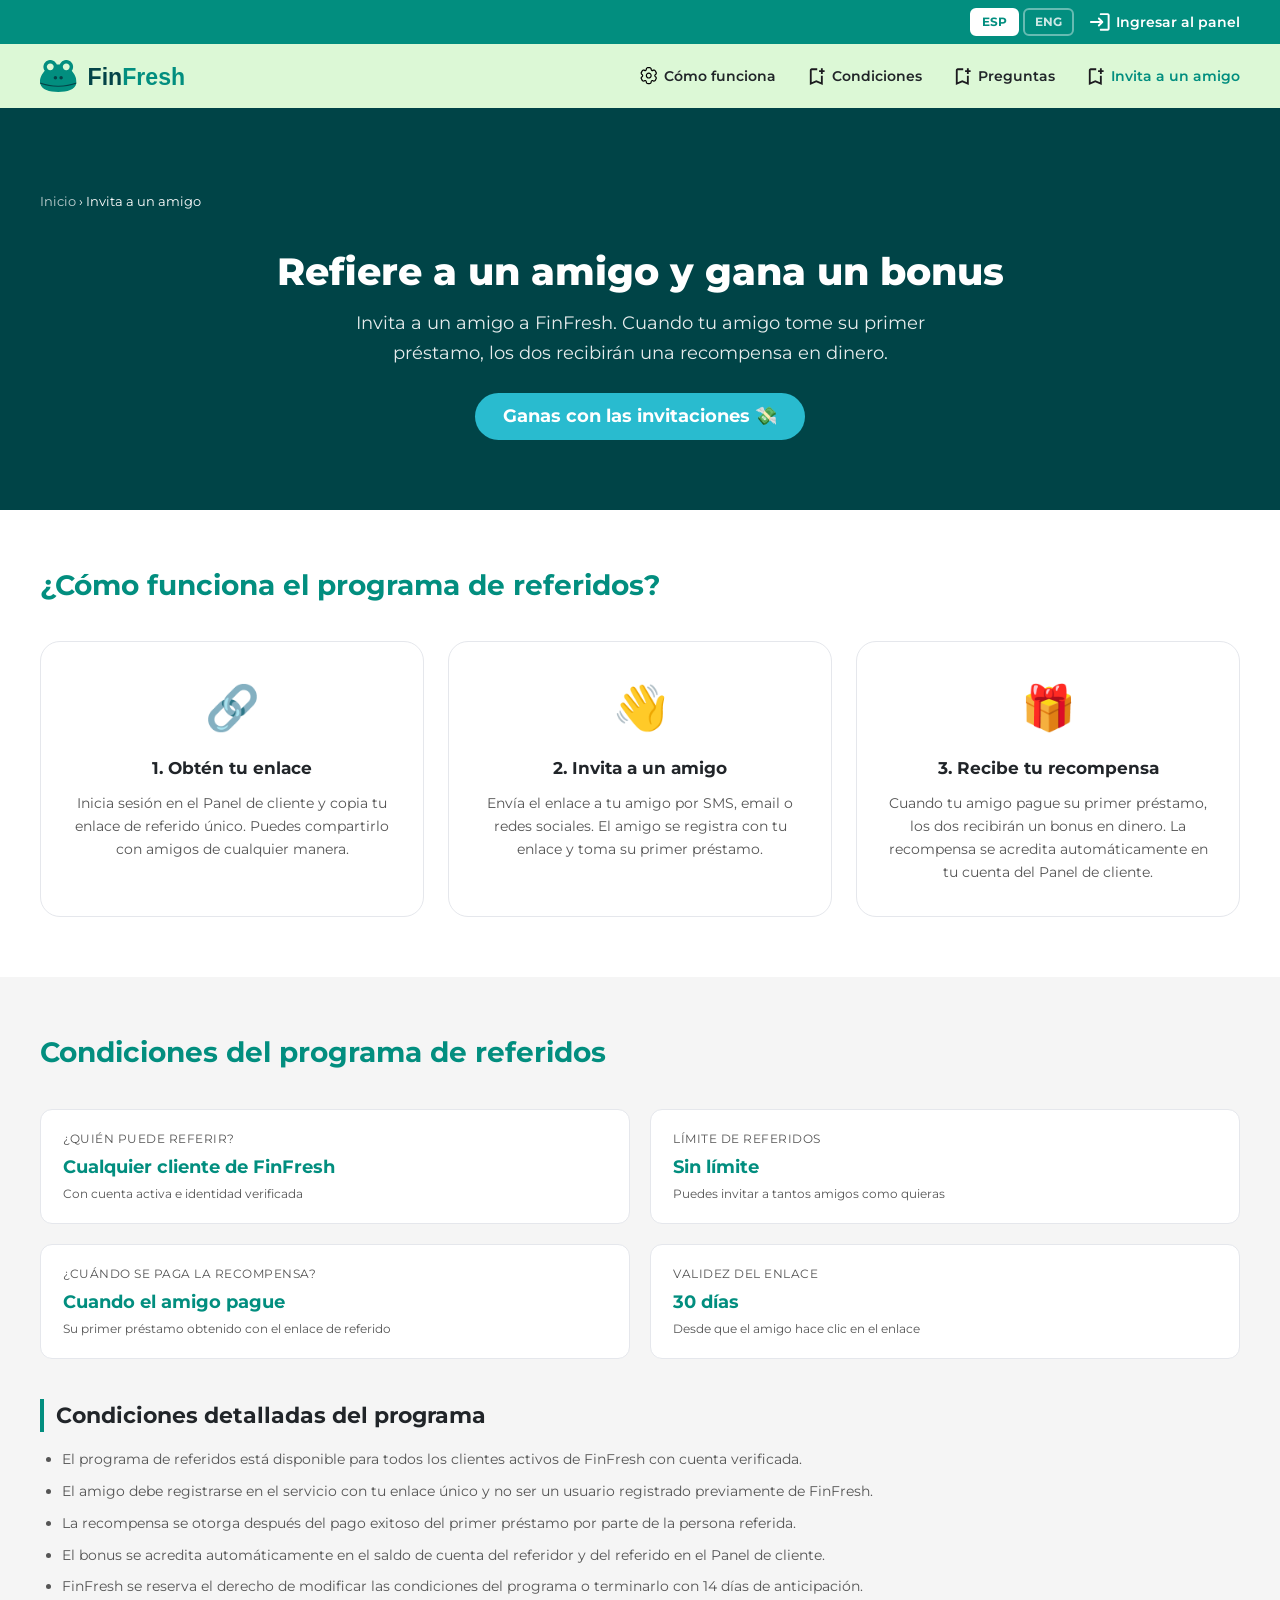
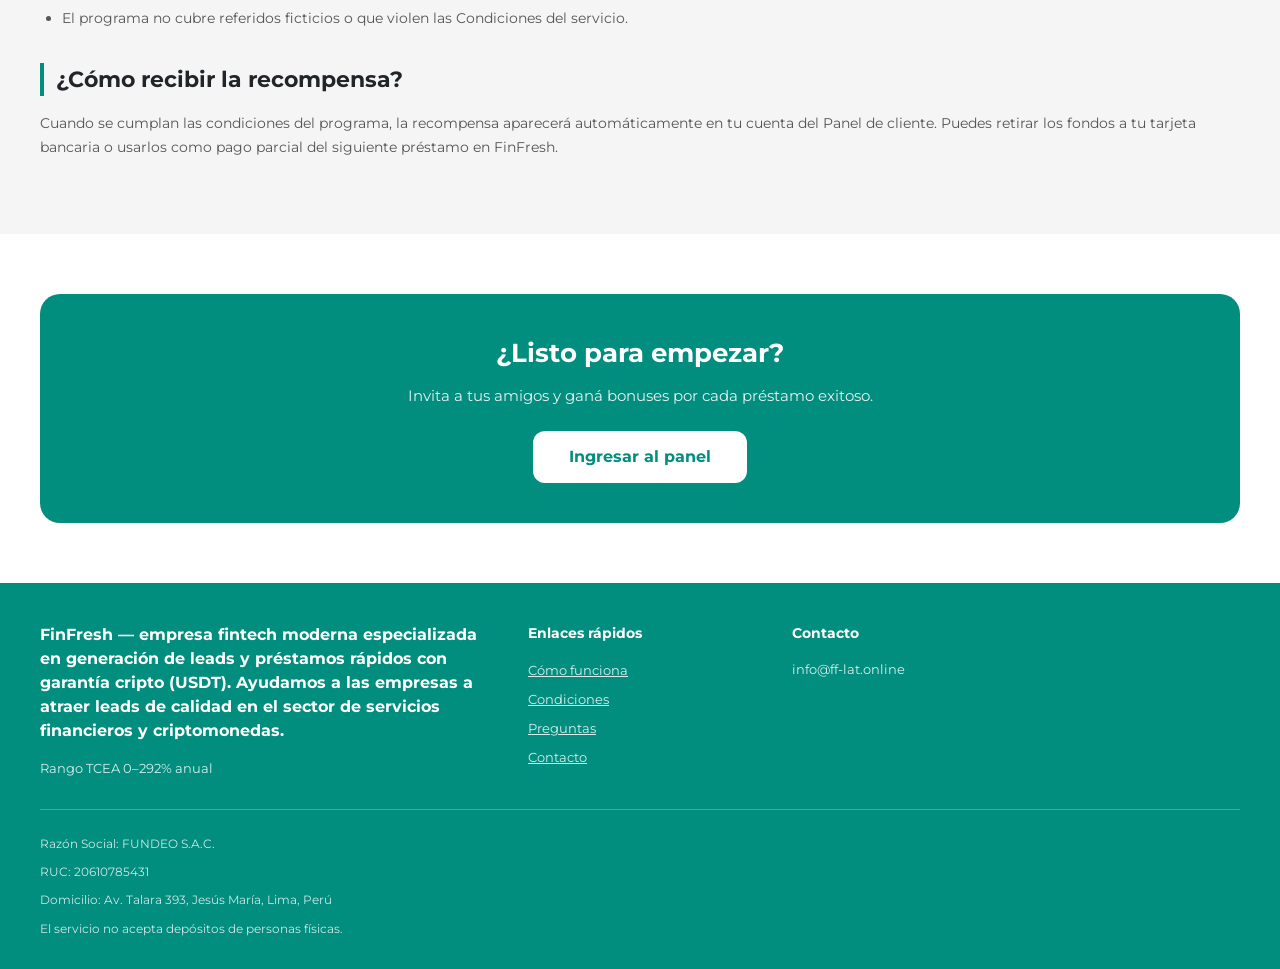
<file: polec-znajomego/index.html>
<!DOCTYPE html>
<html lang="es">
<head>
<!-- Google Tag Manager -->
<script>(function(w,d,s,l,i){w[l]=w[l]||[];w[l].push({'gtm.start':
new Date().getTime(),event:'gtm.js'});var f=d.getElementsByTagName(s)[0],
j=d.createElement(s),dl=l!='dataLayer'?'&l='+l:'';j.async=true;j.src=
'https://www.googletagmanager.com/gtm.js?id='+i+dl;f.parentNode.insertBefore(j,f);
})(window,document,'script','dataLayer','GTM-P6Q9JS35');</script>
<!-- End Google Tag Manager -->
<!-- Google tag (gtag.js) -->
<script async src="https://www.googletagmanager.com/gtag/js?id=G-MBYTDG7WHK"></script>
<script>
  window.dataLayer = window.dataLayer || [];
  function gtag(){dataLayer.push(arguments);}
  gtag('js', new Date());
  gtag('config', 'G-MBYTDG7WHK');
</script>
<!-- End Google tag -->


  <meta charset="UTF-8"/>
  <meta name="viewport" content="width=device-width, initial-scale=1.0"/>
  <link rel="icon" href="/img/header_logo.svg" type="image/svg+xml"/>
  <title>Refiere a un amigo y gana un bonus | FinFresh</title>
  <meta name="description" content="Invita a un amigo a FinFresh y recibe una recompensa. Condiciones detalladas del programa de referidos y cómo empezar a ganar con invitaciones."/>
  <meta name="robots" content="index, follow"/>
  <link rel="canonical" href="https://www.ff-lat.online/polec-znajomego"/>
  <link rel="alternate" hreflang="es" href="https://www.ff-lat.online/polec-znajomego"/>
  <link rel="alternate" hreflang="en" href="https://www.ff-lat.online/polec-znajomego"/>
  <link rel="alternate" hreflang="x-default" href="https://www.ff-lat.online/polec-znajomego"/>

  <meta property="og:type"        content="website"/>
  <meta property="og:url"         content="https://www.ff-lat.online/polec-znajomego"/>
  <meta property="og:title"       content="Referí a un amigo – FinFresh"/>
  <meta property="og:description" content="Invita a un amigo a FinFresh y recibe una recompensa. Detalles del programa de referidos."/>
  <meta property="og:image"       content="https://www.ff-lat.online/img/og-image.png"/>
  <meta property="og:locale"      content="es_PE"/>
  <meta property="og:locale:alternate" content="en_US"/>
  <meta property="og:site_name"   content="FinFresh"/>

  <script type="application/ld+json">
  {
    "@context": "https://schema.org",
    "@type": "BreadcrumbList",
    "itemListElement": [
      { "@type": "ListItem", "position": 1, "name": "Inicio", "item": "https://www.ff-lat.online/" },
      { "@type": "ListItem", "position": 2, "name": "Referí a un amigo", "item": "https://www.ff-lat.online/polec-znajomego" }
    ]
  }
  </script>
  <!-- ═══ Twitter Card ═══ -->
  <meta name="twitter:card" content="summary_large_image"/>
  <meta name="twitter:title" content="Referí a un amigo – FinFresh"/>
  <meta name="twitter:description" content="Invita a un amigo a FinFresh y recibe una recompensa. Detalles del programa de referidos."/>
  <meta name="twitter:image" content="https://www.ff-lat.online/img/og-image.png"/>


  <link rel="preconnect" href="https://fonts.googleapis.com"/>
  <link rel="preconnect" href="https://fonts.gstatic.com" crossorigin/>
  <link href="https://fonts.googleapis.com/css2?family=Montserrat:wght@400;500;600;700&display=swap" rel="stylesheet"/>
  <link rel="stylesheet" href="../css/main.css"/>

  <style>
    :root { --green:#028E7F; --lightgreen:#DCF8D6; --darkgreen:#004447; --gray-bg:#F5F5F5; --border:#E5E7EC; --cyan:#29BBCF; --text:#212529; --muted:#555; --font:'Montserrat',sans-serif; --radius-card:20px; }
    body { font-family:var(--font); color:var(--text); font-size:14px; line-height:1.5; overflow-x:hidden; }
    a { text-decoration:none; color:inherit; } ul { list-style:none; } img { display:block; max-width:100%; }
    .container { width:100%; max-width:1240px; margin:0 auto; padding:0 20px; }

    .header__top { background:var(--green); padding:8px 0; }
    .header__bottom { background:var(--lightgreen); padding:14px 0; }
    .header__top .container, .header__bottom .container { display:flex; align-items:center; }
    .header__top .container { justify-content:flex-end; gap:16px; }
    .header__bottom .container { justify-content:space-between; }
    .enter-account { display:flex; align-items:center; color:#fff; font-size:14px; font-weight:600; gap:6px; }
    .enter-account img { width:20px; height:20px; }
    .enter-account:hover { opacity:.85; }
    .lang-switcher { display:flex; align-items:center; gap:4px; }
    .lang-btn { padding:3px 10px; font-size:12px; font-weight:700; border:2px solid rgba(255,255,255,.4); border-radius:6px; cursor:pointer; background:transparent; color:rgba(255,255,255,.8); transition:all .2s; font-family:var(--font); line-height:1.5; }
    .lang-btn.active { background:#fff; color:var(--green); border-color:#fff; }
    .lang-btn:not(.active):hover { border-color:#fff; color:#fff; }
    .logo img { height:36px; }
    .header__nav ul { display:flex; align-items:center; gap:32px; }
    .header__nav a { display:flex; align-items:center; gap:6px; font-size:14px; font-weight:600; color:var(--text); transition:color .2s; }
    .header__nav a:hover, .header__nav a.active { color:var(--green); }
    .header__nav img { width:18px; height:18px; }
    .burger-btn { display:none; background:none; border:none; cursor:pointer; padding:6px; flex-direction:column; gap:5px; align-items:center; justify-content:center; border-radius:6px; transition:background .2s; }
    .burger-btn span { display:block; width:22px; height:2px; background:var(--text); border-radius:2px; transition:transform .3s, opacity .3s; }
    .burger-btn.open span:nth-child(1) { transform:translateY(7px) rotate(45deg); }
    .burger-btn.open span:nth-child(2) { opacity:0; transform:scaleX(0); }
    .burger-btn.open span:nth-child(3) { transform:translateY(-7px) rotate(-45deg); }
    .mobile-nav { display:none; background:var(--lightgreen); border-top:1px solid rgba(2,142,127,.2); }
    .mobile-nav.open { display:block; }
    .mobile-nav ul { padding:10px 16px 4px; display:flex; flex-direction:column; gap:2px; }
    .mobile-nav li a { display:flex; align-items:center; gap:10px; padding:12px 14px; font-size:15px; font-weight:600; color:var(--text); border-radius:10px; transition:background .2s, color .2s; }
    .mobile-nav li a:hover, .mobile-nav li a.active { background:rgba(2,142,127,.12); color:var(--green); }
    .mobile-nav li a img { width:18px; height:18px; }
    .mobile-login { margin:4px 16px 8px; }
    .mobile-login a { display:flex; align-items:center; justify-content:center; gap:8px; background:var(--green); color:#fff; padding:13px 20px; border-radius:10px; font-weight:600; font-size:15px; width:100%; }
    .mobile-lang { padding:4px 16px 14px; display:flex; gap:8px; }
    .mobile-lang .lang-btn { flex:1; text-align:center; padding:10px; font-size:13px; border-color:rgba(0,0,0,.18); color:var(--text); }
    .mobile-lang .lang-btn.active { background:var(--green); color:#fff; border-color:var(--green); }

    .breadcrumb { padding:14px 0; font-size:13px; color:var(--muted); }
    .breadcrumb a { color:rgba(255,255,255,.75); }
    .breadcrumb a:hover { text-decoration:underline; }
    .breadcrumb span+span::before { content:' › '; }

    /* Hero */
    .refer-hero {
      background: var(--darkgreen); color: #fff;
      padding: 70px 0; text-align: center;
    }
    .refer-hero h1 {
      font-size: 38px; font-weight: 800; line-height: 1.15;
      color: #fff; margin-bottom: 16px;
    }
    .refer-hero p {
      font-size: 18px; opacity: .9; max-width: 580px;
      margin: 0 auto 24px; line-height: 1.65;
    }
    .refer-hero .badge {
      display: inline-block; background: var(--cyan); color: #fff;
      border-radius: 30px; padding: 10px 28px; font-size: 18px; font-weight: 700;
    }
    .refer-breadcrumb { text-align: left; margin-bottom: 24px; }

    /* How it works steps */
    .page-section { padding: 60px 0; }
    .page-section--gray { background: var(--gray-bg); }
    .section-subtitle { font-size: 28px; line-height: 1.14; font-weight: 700; color: var(--green); margin-bottom: 40px; }

    .refer-steps {
      display: grid; grid-template-columns: repeat(3, 1fr);
      gap: 24px; margin-top: 16px;
    }
    .refer-card {
      background: #fff; border-radius: var(--radius-card);
      padding: 32px 24px; text-align: center;
      border: 1px solid var(--border);
    }
    .refer-card .icon { font-size: 44px; margin-bottom: 16px; }
    .refer-card h4 { font-size: 17px; font-weight: 700; margin-bottom: 10px; color: var(--text); }
    .refer-card p  { font-size: 14px; color: var(--muted); line-height: 1.65; }

    /* Terms */
    .terms-grid { display: grid; grid-template-columns: 1fr 1fr; gap: 20px; margin-top: 16px; }
    .terms-item {
      background: #fff; border: 1px solid var(--border);
      border-radius: 12px; padding: 20px 22px;
    }
    .terms-item .label { font-size: 12px; color: var(--muted); margin-bottom: 6px; text-transform: uppercase; letter-spacing: .5px; }
    .terms-item .value { font-size: 18px; font-weight: 700; color: var(--green); }
    .terms-item .note  { font-size: 12px; color: var(--muted); margin-top: 4px; }

    /* Detailed terms content */
    .page-content { padding: 40px 0; }
    .page-content h2 { font-size: 22px; font-weight: 700; color: var(--text); margin: 32px 0 16px; }
    .page-content h2:first-child { margin-top: 0; }
    .page-content ul { list-style: disc; padding-left: 22px; }
    .page-content ul li { font-size: 14px; color: var(--muted); line-height: 1.7; margin-bottom: 8px; }
    .page-content p { font-size: 14px; color: var(--muted); line-height: 1.7; }

    /* CTA box */
    .refer-cta {
      background: var(--green); color: #fff; border-radius: 20px;
      padding: 40px; text-align: center; margin-top: 0;
    }
    .refer-cta h2 { color: #fff; font-size: 26px; margin-bottom: 12px; }
    .refer-cta p  { opacity: .9; margin-bottom: 24px; font-size: 15px; }
    .refer-cta .btn-white {
      display: inline-block; background: #fff; color: var(--green);
      border-radius: 12px; padding: 14px 36px; font-weight: 700; font-size: 16px;
      text-decoration: none; transition: opacity .2s;
    }
    .refer-cta .btn-white:hover { opacity: .9; }

    /* Footer */
    .footer { background:var(--green); color:#fff; padding:40px 0 30px; }
    .footer-grid { display:grid; grid-template-columns:2fr 1fr 2fr; gap:40px; padding-bottom:30px; border-bottom:1px solid rgba(255,255,255,.25); margin-bottom:24px; }
    .footer-about .brand { font-size:16px; font-weight:700; margin-bottom:12px; }
    .footer-about p { font-size:13px; line-height:1.6; opacity:.9; }
    .footer-about .psk { font-size:13px; margin-top:16px; opacity:.85; }
    .footer-links h5, .footer-contact h5 { font-size:14px; font-weight:700; margin-bottom:16px; }
    .footer-links ul li+li { margin-top:8px; }
    .footer-links a { font-size:13px; color:rgba(255,255,255,.85); text-decoration:underline; }
    .footer-links a:hover { color:#fff; }
    .footer-contact .phone { display:flex; align-items:center; gap:8px; font-size:16px; font-weight:700; margin-bottom:8px; }
    .footer-contact .phone img { width:20px; height:20px; filter:brightness(0) invert(1); }
    .footer-contact .email { font-size:13px; opacity:.85; }
    .footer-legal { font-size:12px; line-height:1.7; opacity:.8; }
    .footer-legal p+p { margin-top:8px; }
    .footer-legal a { color:rgba(255,255,255,.85); text-decoration:underline; }

    @media (max-width: 991px) {
      .refer-steps { grid-template-columns: repeat(2, 1fr); }
      .terms-grid { grid-template-columns: 1fr; }
      .footer-grid { grid-template-columns: 1fr 1fr; }
    }
    @media (max-width: 768px) {
      .header__nav { display:none !important; } .burger-btn { display:flex; } .header__top { display:none; }
      .header__bottom { padding:12px 0; } .logo img { height:32px; }
      .footer-grid { grid-template-columns:1fr; gap:24px; }
      .refer-hero h1 { font-size: 28px; }
      .section-subtitle { font-size: 22px; }
    }
    @media (max-width: 575px) {
      .refer-steps { grid-template-columns: 1fr; }
    }
  </style>

  <!-- Yandex.Metrika counter -->
  <script type="text/javascript">
    (function(m,e,t,r,i,k,a){
        m[i]=m[i]||function(){(m[i].a=m[i].a||[]).push(arguments)};
        m[i].l=1*new Date();
        for (var j = 0; j < document.scripts.length; j++) {if (document.scripts[j].src === r) { return; }}
        k=e.createElement(t),a=e.getElementsByTagName(t)[0],k.async=1,k.src=r,a.parentNode.insertBefore(k,a)
    })(window, document,'script','https://mc.yandex.ru/metrika/tag.js?id=108464041', 'ym');
    ym(108464041, 'init', {
      ssr:              true,
      webvisor:         true,
      clickmap:         true,
      ecommerce:        "dataLayer",
      referrer:         document.referrer,
      url:              location.href,
      accurateTrackBounce: true,
      trackLinks:       true
    });
  </script>
  <noscript><div><img src="https://mc.yandex.ru/watch/108464041" style="position:absolute; left:-9999px;" alt="" /></div></noscript>
  <!-- /Yandex.Metrika counter -->
</head>
<body>
<!-- Google Tag Manager (noscript) -->
<noscript><iframe src="https://www.googletagmanager.com/ns.html?id=GTM-P6Q9JS35"
height="0" width="0" style="display:none;visibility:hidden"></iframe></noscript>
<!-- End Google Tag Manager (noscript) -->


<!-- ═══════════════ HEADER ═══════════════ -->
<header>
  <div class="header__top">
    <div class="container">
      <div class="lang-switcher">
        <button class="lang-btn active" data-lang-btn="es" onclick="setLang('es');gtag('event','click',{event_category:'button',event_label:'lang_switch_es'});">ESP</button>
        <button class="lang-btn" data-lang-btn="en" onclick="setLang('en');gtag('event','click',{event_category:'button',event_label:'lang_switch_en'});">ENG</button>
      </div>
      <a href="../login/index.html" class="enter-account" onclick="gtag('event','click',{event_category:'link',event_label:'header_login'});">
        <img src="../img/login.svg" alt=""/>
        <span data-i18n="login_text">Ingresar al panel</span>
      </a>
    </div>
  </div>
  <div class="header__bottom">
    <div class="container">
      <a href="../index.html" class="logo" onclick="gtag('event','click',{event_category:'link',event_label:'header_logo'});"><img src="../img/header_logo.svg" data-i18n-aria="logo_alt" alt="FinFresh"/></a>
      <nav class="header__nav">
        <ul>
          <li><a href="../kak-eto-rabotaet/index.html" onclick="gtag('event','click',{event_category:'link',event_label:'nav_how_it_works'});"><img src="../img/settings.svg" alt=""/><span data-i18n="nav_how">Cómo funciona</span></a></li>
          <li><a href="../usloviya/index.html" onclick="gtag('event','click',{event_category:'link',event_label:'nav_terms'});"><img src="../img/bookmark_add.svg" alt=""/><span data-i18n="nav_terms">Condiciones</span></a></li>
          <li><a href="../faq/index.html" onclick="gtag('event','click',{event_category:'link',event_label:'nav_faq'});"><img src="../img/bookmark_add.svg" alt=""/><span data-i18n="nav_faq">Preguntas</span></a></li>
          <li><a href="../polec-znajomego/index.html" class="active" onclick="gtag('event','click',{event_category:'link',event_label:'nav_referral'});"><img src="../img/bookmark_add.svg" alt=""/><span data-i18n="nav_refer">Invita a un amigo</span></a></li>
        </ul>
      </nav>
      <button class="burger-btn" id="burgerBtn" aria-label="Menu" aria-expanded="false" onclick="gtag('event','click',{event_category:'button',event_label:'header_mobile_menu'});">
        <span></span><span></span><span></span>
      </button>
    </div>
  </div>
  <nav class="mobile-nav" id="mobileNav">
    <ul>
      <li><a href="../kak-eto-rabotaet/index.html" onclick="gtag('event','click',{event_category:'link',event_label:'nav_how_it_works'});"><img src="../img/settings.svg" alt=""/><span data-i18n="nav_how">Cómo funciona</span></a></li>
      <li><a href="../usloviya/index.html" onclick="gtag('event','click',{event_category:'link',event_label:'nav_terms'});"><img src="../img/bookmark_add.svg" alt=""/><span data-i18n="nav_terms">Condiciones</span></a></li>
      <li><a href="../faq/index.html" onclick="gtag('event','click',{event_category:'link',event_label:'nav_faq'});"><img src="../img/bookmark_add.svg" alt=""/><span data-i18n="nav_faq">Preguntas</span></a></li>
      <li><a href="../polec-znajomego/index.html" class="active" onclick="gtag('event','click',{event_category:'link',event_label:'nav_referral'});"><img src="../img/bookmark_add.svg" alt=""/><span data-i18n="nav_refer">Invita a un amigo</span></a></li>
    </ul>
    <div class="mobile-login">
      <a href="../login/index.html" onclick="gtag('event','click',{event_category:'link',event_label:'header_login'});">
        <img src="../img/login.svg" alt="" style="width:18px;height:18px;filter:brightness(0)invert(1);"/>
        <span data-i18n="login_text">Ingresar al panel</span>
      </a>
    </div>
    <div class="mobile-lang">
      <button class="lang-btn active" data-lang-btn="es" onclick="setLang('es');gtag('event','click',{event_category:'button',event_label:'lang_switch_es'});">ESP</button>
      <button class="lang-btn" data-lang-btn="en" onclick="setLang('en');gtag('event','click',{event_category:'button',event_label:'lang_switch_en'});">ENG</button>
    </div>
  </nav>
</header>

<!-- ═══════════════ HERO ═══════════════ -->
<section class="refer-hero">
  <div class="container">
    <nav class="breadcrumb refer-breadcrumb" aria-label="Breadcrumb">
      <span><a href="../index.html" data-i18n="breadcrumb_home" onclick="gtag('event','click',{event_category:'link',event_label:'nav_home'});">Inicio</a></span>
      <span style="color:#fff;" data-i18n="nav_refer">Invita a un amigo</span>
    </nav>
    <!-- ES content -->
    <div data-lang="es">
      <h1>Refiere a un amigo y gana un bonus</h1>
      <p>Invita a un amigo a FinFresh. Cuando tu amigo tome su primer préstamo, los dos recibirán una recompensa en dinero.</p>
    </div>
    <!-- EN content -->
    <div data-lang="en" style="display:none">
      <h1>Refer a friend and earn a bonus</h1>
      <p>Invite a friend to FinFresh. When your friend takes their first loan, both of you will receive a cash reward.</p>
    </div>
    <div class="badge">Ganas con las invitaciones 💸</div>
  </div>
</section>

<!-- ═══════════════ HOW IT WORKS ═══════════════ -->
<section class="page-section">
  <div class="container">
    <h2 class="section-subtitle" data-lang="es">¿Cómo funciona el programa de referidos?</h2>
    <h2 class="section-subtitle" data-lang="en" style="display:none">How does the referral program work?</h2>

    <div class="refer-steps">
      <div class="refer-card">
        <div class="icon">🔗</div>
        <div data-lang="es">
          <h4>1. Obtén tu enlace</h4>
          <p>Inicia sesión en el Panel de cliente y copia tu enlace de referido único. Puedes compartirlo con amigos de cualquier manera.</p>
        </div>
        <div data-lang="en" style="display:none">
          <h4>1. Get your link</h4>
          <p>Log in to your Client Panel and copy your unique referral link. You can share it with friends in any way you like.</p>
        </div>
      </div>
      <div class="refer-card">
        <div class="icon">👋</div>
        <div data-lang="es">
          <h4>2. Invita a un amigo</h4>
          <p>Envía el enlace a tu amigo por SMS, email o redes sociales. El amigo se registra con tu enlace y toma su primer préstamo.</p>
        </div>
        <div data-lang="en" style="display:none">
          <h4>2. Invite a friend</h4>
          <p>Send the link to your friend via SMS, email or social media. Your friend registers using your link and takes their first loan.</p>
        </div>
      </div>
      <div class="refer-card">
        <div class="icon">🎁</div>
        <div data-lang="es">
          <h4>3. Recibe tu recompensa</h4>
          <p>Cuando tu amigo pague su primer préstamo, los dos recibirán un bonus en dinero. La recompensa se acredita automáticamente en tu cuenta del Panel de cliente.</p>
        </div>
        <div data-lang="en" style="display:none">
          <h4>3. Receive your reward</h4>
          <p>When your friend repays their first loan, both of you receive a cash bonus. The reward is automatically credited to your Client Panel account.</p>
        </div>
      </div>
    </div>
  </div>
</section>

<!-- ═══════════════ TERMS ═══════════════ -->
<section class="page-section page-section--gray">
  <div class="container">
    <h2 class="section-subtitle" data-lang="es">Condiciones del programa de referidos</h2>
    <h2 class="section-subtitle" data-lang="en" style="display:none">Referral program conditions</h2>

    <div class="terms-grid">
      <div class="terms-item">
        <div class="label" data-lang="es">¿Quién puede referir?</div>
        <div class="label" data-lang="en" style="display:none">Who can refer?</div>
        <div class="value" data-lang="es">Cualquier cliente de FinFresh</div>
        <div class="value" data-lang="en" style="display:none">Any FinFresh client</div>
        <div class="note" data-lang="es">Con cuenta activa e identidad verificada</div>
        <div class="note" data-lang="en" style="display:none">With an active account and verified identity</div>
      </div>
      <div class="terms-item">
        <div class="label" data-lang="es">Límite de referidos</div>
        <div class="label" data-lang="en" style="display:none">Referral limit</div>
        <div class="value" data-lang="es">Sin límite</div>
        <div class="value" data-lang="en" style="display:none">No limit</div>
        <div class="note" data-lang="es">Puedes invitar a tantos amigos como quieras</div>
        <div class="note" data-lang="en" style="display:none">You can invite as many friends as you want</div>
      </div>
      <div class="terms-item">
        <div class="label" data-lang="es">¿Cuándo se paga la recompensa?</div>
        <div class="label" data-lang="en" style="display:none">When is the reward paid?</div>
        <div class="value" data-lang="es">Cuando el amigo pague</div>
        <div class="value" data-lang="en" style="display:none">When your friend repays</div>
        <div class="note" data-lang="es">Su primer préstamo obtenido con el enlace de referido</div>
        <div class="note" data-lang="en" style="display:none">Their first loan obtained with the referral link</div>
      </div>
      <div class="terms-item">
        <div class="label" data-lang="es">Validez del enlace</div>
        <div class="label" data-lang="en" style="display:none">Link validity</div>
        <div class="value">30 <span data-lang="es">días</span><span data-lang="en" style="display:none">days</span></div>
        <div class="note" data-lang="es">Desde que el amigo hace clic en el enlace</div>
        <div class="note" data-lang="en" style="display:none">From the moment your friend clicks the link</div>
      </div>
    </div>

    <div class="page-content" style="padding-bottom: 0;">
      <h2 data-lang="es">Condiciones detalladas del programa</h2>
      <h2 data-lang="en" style="display:none">Detailed program terms</h2>
      <div data-lang="es">
        <ul>
          <li>El programa de referidos está disponible para todos los clientes activos de FinFresh con cuenta verificada.</li>
          <li>El amigo debe registrarse en el servicio con tu enlace único y no ser un usuario registrado previamente de FinFresh.</li>
          <li>La recompensa se otorga después del pago exitoso del primer préstamo por parte de la persona referida.</li>
          <li>El bonus se acredita automáticamente en el saldo de cuenta del referidor y del referido en el Panel de cliente.</li>
          <li>FinFresh se reserva el derecho de modificar las condiciones del programa o terminarlo con 14 días de anticipación.</li>
          <li>El programa no cubre referidos ficticios o que violen las Condiciones del servicio.</li>
        </ul>
      </div>
      <div data-lang="en" style="display:none">
        <ul>
          <li>The referral program is available to all active FinFresh clients with a verified account.</li>
          <li>The friend must register on the service using your unique link and must not be a previously registered FinFresh user.</li>
          <li>The reward is granted after the successful repayment of the first loan by the referred person.</li>
          <li>The bonus is automatically credited to both the referrer's and referee's account balance in the Client Panel.</li>
          <li>FinFresh reserves the right to modify the program conditions or terminate it with 14 days' advance notice.</li>
          <li>The program does not cover fictitious referrals or those that violate the Terms of Service.</li>
        </ul>
      </div>

      <h2 data-lang="es">¿Cómo recibir la recompensa?</h2>
      <h2 data-lang="en" style="display:none">How to receive the reward?</h2>
      <p data-lang="es">Cuando se cumplan las condiciones del programa, la recompensa aparecerá automáticamente en tu cuenta del Panel de cliente. Puedes retirar los fondos a tu tarjeta bancaria o usarlos como pago parcial del siguiente préstamo en FinFresh.</p>
      <p data-lang="en" style="display:none">Once the program conditions are met, the reward will appear automatically in your Client Panel account. You can withdraw the funds to your bank card or use them as a partial payment towards your next loan at FinFresh.</p>
    </div>
  </div>
</section>

<!-- ═══════════════ CTA ═══════════════ -->
<section class="page-section">
  <div class="container">
    <div class="refer-cta">
      <div data-lang="es">
        <h2>¿Listo para empezar?</h2>
        <p>Invita a tus amigos y ganá bonuses por cada préstamo exitoso.</p>
      </div>
      <div data-lang="en" style="display:none">
        <h2>Ready to start?</h2>
        <p>Invite your friends and earn bonuses for every successful loan.</p>
      </div>
      <a href="../login/index.html" class="btn-white" data-goal="referral_login_click" onclick="gtag('event','click',{event_category:'link',event_label:'header_login'});"><span data-i18n="login_text">Ingresar al panel</span></a>
    </div>
  </div>
</section>

<!-- ═══════════════ FOOTER ═══════════════ -->
<footer class="footer">
  <div class="container">
    <div class="footer-grid">
      <div class="footer-about">
        <div class="brand"><strong>FinFresh</strong> — <span data-i18n="footer_about">empresa fintech moderna especializada en generación de leads y préstamos rápidos con garantía cripto (USDT). Ayudamos a las empresas a atraer leads de calidad en el sector de servicios financieros y criptomonedas.</span></div>
        <div class="psk" data-i18n="footer_rate">Rango TCEA 0–292% anual</div>
      </div>
      <div class="footer-links">
        <h5 data-i18n="footer_links_title">Enlaces rápidos</h5>
        <ul>
          <li><a href="../kak-eto-rabotaet/index.html" data-i18n="nav_how" onclick="gtag('event','click',{event_category:'link',event_label:'nav_how_it_works'});">Cómo funciona</a></li>
          <li><a href="../usloviya/index.html" data-i18n="nav_terms" onclick="gtag('event','click',{event_category:'link',event_label:'nav_terms'});">Condiciones</a></li>
          <li><a href="../faq/index.html" data-i18n="nav_faq" onclick="gtag('event','click',{event_category:'link',event_label:'nav_faq'});">Preguntas</a></li>
          <li><a href="../kontakt/index.html" data-i18n="nav_contact" onclick="gtag('event','click',{event_category:'link',event_label:'nav_contact'});">Contacto</a></li>
        </ul>
      </div>
      <div class="footer-contact">
        <h5 data-i18n="footer_contact_title">Contacto</h5>
        <div class="email">info@ff-lat.online</div>
      </div>
    </div>
    <div class="footer-legal">
      <p data-i18n="footer_legal1">Razón Social: FUNDEO S.A.C.</p>
      <p data-i18n="footer_legal2">RUC: 20610785431</p>
      <p data-i18n="footer_legal3">Domicilio: Av. Talara 393, Jesús María, Lima, Perú</p>
      <p data-i18n="footer_legal4">El servicio no acepta depósitos de personas físicas.</p>
    </div>
  </div>
</footer>

<script>
/* ============================================================
   FinFresh — Internationalization (Spanish / English)
   Supports: es (Español, default) · en (English)
   ============================================================ */

window.I18N = {

  /* ─────────────────── ESPAÑOL ─────────────────── */
  es: {
    /* Header */
    login_text:        'Ingresar al panel',
    logo_alt:          'FinFresh – préstamos con garantía en criptomonedas',
    nav_how:           'Cómo funciona',
    nav_terms:         'Condiciones',
    nav_faq:           'Preguntas',
    nav_contact:       'Contacto',
    nav_refer:         'Invita a un amigo',
    nav_legal:         'Información legal',

    /* Hero */
    hero_title:        'Cripto soles sin exchanges',
    hero_bubble_title: 'FinFresh',
    hero_bubble_text:  'FinFresh — servicio online de préstamos con garantía de activos digitales. Deja tus criptomonedas como garantía y recibe soles en tu tarjeta bancaria sin vender ni hacer P2P.',

    /* Calculator */
    calc_title:         '¿Cuánto necesitas?',
    calc_amount_label:  'Monto del préstamo',
    calc_term_label:    'Plazo del crédito',
    calc_min_amount:    'S/ 50',
    calc_max_amount:    'S/ 5,000,000',
    calc_min_term:      '1 día',
    calc_max_term:      '90 días',
    calc_take_label:    'Recibes:',
    calc_due_label:     'Hasta:',
    calc_return_label:  'Devuelves:',
    calc_hint_prefix:   'Si devuelves antes del',
    calc_hint_suffix:   '',
    calc_btn:           'Obtener soles',
    calc_note:          '* Cálculo aproximado de garantía USDT',

    /* Advantages */
    adv_title:     'Ventajas de FinFresh',
    adv1_title:    'Soles sin exchanges',
    adv1_text:     'Recibes soles con tus activos digitales como garantía: la criptomoneda se bloquea como respaldo y no se vende sin los motivos indicados en el contrato.',
    adv2_title:    'La cripto sigue siendo tuya',
    adv2_text:     'Si pagas a tiempo, la garantía no se vende ni se transfiere a terceros. Tras el cierre del contrato, la criptomoneda queda desbloqueada.',
    adv3_title:    'Servicio 24/7',
    adv3_text:     'El servicio funciona las 24 horas: puedes solicitar un préstamo y obtener la respuesta en cualquier momento.',
    adv4_title:    'Depósitos a cualquier banco',
    adv4_text:     'El monto aprobado se acredita en soles a cualquier cuenta bancaria que indiques.',
    adv5_title:    'Solicitud en 1 minuto',
    adv5_text:     'Mínimo de campos, solo los datos necesarios — sin certificados ni documentos adicionales.',
    adv6_title:    'Legal y seguro',
    adv6_text:     'El servicio opera conforme a la legislación vigente; los fondos y los activos de garantía se contabilizan por separado.',
    adv7_title:    'Resolución inmediata',
    adv7_text:     'La decisión sobre el préstamo se toma automáticamente según las reglas establecidas, una vez recibida la garantía.',
    adv8_title:    'Disponible desde cualquier lugar',
    adv8_text:     'Puedes solicitar el préstamo desde cualquier país con internet — los soles llegan a tu cuenta bancaria.',

    /* How it works */
    hiw_title:     '¿Cómo funciona?',
    step1_title:   'Completa la solicitud',
    step1_text:    'Regístrate y completa un breve formulario online. Solo los datos necesarios — sin documentación adicional.',
    step2_title:   'Transfiere la garantía',
    step2_text:    'Bloquea criptomonedas (ej. USDT) como garantía según las instrucciones.',
    step3_title:   'Recibe los soles',
    step3_text:    'Tras confirmar la garantía, los fondos en soles se transfieren al instante a tu tarjeta bancaria.',
    step4_title:   'Paga y recupera tu cripto',
    step4_text:    'Después del pago a tiempo, tu criptomoneda queda desbloqueada y vuelve a tu billetera.',

    /* FAQ */
    faq_title:  'Preguntas frecuentes',
    faq1_q:     '¿Qué es un préstamo con garantía en criptomonedas?',
    faq1_a:     'Es un préstamo en soles donde tus activos digitales (ej. USDT) funcionan como garantía. La criptomoneda se bloquea durante la vigencia del contrato y no se vende sin los motivos previstos en la oferta pública.',
    faq2_q:     '¿Cuál es el monto mínimo del préstamo?',
    faq2_a:     'El monto mínimo es de S/ 50. El rango actualizado siempre se muestra en la calculadora de la página principal.',
    faq3_q:     '¿Qué tan rápido se entrega el préstamo?',
    faq3_a:     'Con los datos correctos y la garantía depositada, el préstamo suele entregarse en 5–10 minutos: tras la activación, los fondos se transfieren a tu cuenta bancaria.',
    faq4_q:     '¿Es necesario vender las criptomonedas?',
    faq4_a:     'No. Los activos digitales funcionan como garantía y se bloquean durante la vigencia del contrato. Si cumples con las obligaciones, la criptomoneda no se vende y regresa a tu disposición.',
    faq5_q:     '¿Se puede cancelar el préstamo anticipadamente?',
    faq5_a:     'Sí. Puedes cancelar el préstamo en cualquier momento. En ese caso, el cobro de comisiones/intereses se detiene según las condiciones de la oferta pública, y la cripto de garantía queda desbloqueada.',
    faq6_q:     '¿Se verifica el historial crediticio?',
    faq6_a:     'La verificación del historial crediticio puede realizarse dentro de los límites previstos por la ley y la oferta pública. No se requieren constancias de ingresos en papel — la decisión se toma online.',
    faq7_q:     '¿Cuáles son los riesgos?',
    faq7_a:     'El riesgo principal está relacionado con la volatilidad del precio de los activos digitales. Si el valor de la garantía cae significativamente, las reglas del servicio pueden requerir garantía adicional o el pago parcial/total del préstamo. Las condiciones detalladas se describen en la oferta pública.',
    faq8_q:     '¿Se puede solicitar desde otro país?',
    faq8_a:     'Sí. El servicio funciona online y puedes estar en cualquier ciudad o país. El estado de residencia no importa — solo necesitas pasar la identificación remota y tener una cuenta bancaria para recibir los soles.',
    faq9_q:     '¿Qué ocurre después de pagar el préstamo?',
    faq9_a:     'Tras el pago total del préstamo, la criptomoneda de garantía queda desbloqueada y vuelve a estar disponible en tu billetera. Lo que hagas con los activos después depende de ti.',

    /* Contact section */
    contact_title:    'Problemas y sugerencias',
    contact_desc:     'Tienes alguna pregunta, encontraste un problema o quieres compartir una sugerencia? Escríbenos — responderemos lo antes posible.',
    contact_name:     'Tu nombre',
    contact_email_ph: 'Dirección de e-mail',
    contact_msg:      'Describe tu problema o sugerencia...',
    contact_btn:      'Enviar mensaje',
    contact_sent:     'Enviado ✓',

    /* Footer */
    footer_about:        'empresa fintech moderna especializada en generación de leads y préstamos rápidos con garantía cripto (USDT). Ayudamos a las empresas a atraer leads de calidad en el sector de servicios financieros y criptomonedas.',
    footer_rate:         'Rango TCEA 0–292% anual',
    footer_links_title:  'Enlaces rápidos',
    footer_contact_title:'Contacto',
    footer_legal1:       'Razón Social: FUNDEO S.A.C.',
    footer_legal2:       'RUC: 20610785431',
    footer_legal3:       'Domicilio: Av. Talara 393, Jesús María, Lima, Perú',
    footer_legal4:       'El servicio no acepta depósitos de personas físicas.',

    /* Waitlist modal */
    wl_badge:       'En desarrollo',
    wl_title_part1: 'Algo grande',
    wl_title_part2: '¡está por llegar!',
    wl_desc:        'La plataforma FinFresh está en la etapa final de lanzamiento. Déjanos tu email para que seas el primero en enterarte del inicio y disfrutarás de una oferta exclusiva para los primeros usuarios.',
    wl_perk1:       'Acceso prioritario',
    wl_perk2:       'Oferta especial en el lanzamiento',
    wl_perk3:       'Sin spam',
    wl_success:     '🎉 ¡Genial! Estás en la lista de espera.\n¡Pronto te avisaremos!',
    wl_error:       'Algo salió mal. Intenta de nuevo o escribe a info@ff-lat.online',
    wl_email_ph:    'Tu dirección de e-mail',
    wl_btn:         'Notificarme 🚀',
    wl_privacy:     '🔒 Tu e-mail está seguro. Sin spam.',
    wl_close_aria:  'Cerrar',

    /* Subpages — general */
    breadcrumb_home: 'Inicio',
    cta_btn:         'Calcular préstamo',
  },

  /* ─────────────────── ENGLISH ─────────────────── */
  en: {
    /* Header */
    login_text:        'Log in to account',
    logo_alt:          'FinFresh – crypto-backed loans',
    nav_how:           'How it works',
    nav_terms:         'Terms',
    nav_faq:           'FAQ',
    nav_contact:       'Contact',
    nav_refer:         'Refer a friend',
    nav_legal:         'Legal information',

    /* Hero */
    hero_title:        'Crypto soles without exchanges',
    hero_bubble_title: 'FinFresh',
    hero_bubble_text:  'FinFresh — online loan service backed by digital assets. Leave your cryptocurrencies as collateral and receive soles on your bank card without selling or P2P trading.',

    /* Calculator */
    calc_title:         'How much do you need?',
    calc_amount_label:  'Loan amount',
    calc_term_label:    'Loan term',
    calc_min_amount:    'S/ 50',
    calc_max_amount:    'S/ 5,000,000',
    calc_min_term:      '1 day',
    calc_max_term:      '90 days',
    calc_take_label:    'You receive:',
    calc_due_label:     'Due by:',
    calc_return_label:  'You repay:',
    calc_hint_prefix:   'If you repay by',
    calc_hint_suffix:   '',
    calc_btn:           'Get soles',
    calc_note:          '* Approximate USDT collateral calculation',

    /* Advantages */
    adv_title:     'Why FinFresh',
    adv1_title:    'Soles without exchanges',
    adv1_text:     'Receive soles with your digital assets as collateral: crypto is locked as security and not sold without the grounds specified in the agreement.',
    adv2_title:    'Your crypto stays yours',
    adv2_text:     'If you repay on time, the collateral is not sold or transferred to third parties. After the contract closes, your crypto is unlocked.',
    adv3_title:    '24/7 service',
    adv3_text:     'The service runs around the clock: apply for a loan and get a decision any time.',
    adv4_title:    'Soles to any card',
    adv4_text:     'The approved amount is credited in soles to any bank account you specify.',
    adv5_title:    'Apply in 1 minute',
    adv5_text:     'Minimal fields, only essential data — no certificates or extra documents required.',
    adv6_title:    'Legal and secure',
    adv6_text:     'The service operates in compliance with applicable law; funds and collateral assets are accounted for separately.',
    adv7_title:    'Instant decision',
    adv7_text:     'The loan decision is made automatically according to established rules once collateral is received.',
    adv8_title:    'Available worldwide',
    adv8_text:     'You can take out a loan from any country with internet access — soles are transferred to your bank account.',

    /* How it works */
    hiw_title:     'How it works',
    step1_title:   'Fill out the application',
    step1_text:    'Register and fill out a short online form. Only the essential data — no extra documents.',
    step2_title:   'Transfer collateral',
    step2_text:    'Lock cryptocurrency (e.g. USDT) as collateral following the instructions.',
    step3_title:   'Receive soles',
    step3_text:    'After collateral is confirmed, funds in soles are instantly transferred to your bank account.',
    step4_title:   'Repay and get your crypto back',
    step4_text:    'After timely repayment, your crypto is unlocked and returned to your wallet.',

    /* FAQ */
    faq_title:  'Frequently asked questions',
    faq1_q:     'What is a crypto-backed loan?',
    faq1_a:     'It is a soles loan where your digital assets (e.g. USDT) serve as collateral. The crypto is locked for the duration of the agreement and not sold without grounds stipulated in the public offer.',
    faq2_q:     'What is the minimum loan amount?',
    faq2_a:     'The minimum loan amount is S/ 50. The current range is always shown in the calculator on the main page.',
    faq3_q:     'How quickly is the loan issued?',
    faq3_a:     'With correct data and deposited collateral, the loan is usually issued within 5–10 minutes: after activation, funds are transferred to your bank account.',
    faq4_q:     'Do I need to sell my crypto?',
    faq4_a:     'No. Digital assets serve as collateral and are locked for the term of the agreement. If you meet your obligations, the crypto is not sold and is returned to your possession.',
    faq5_q:     'Can I repay the loan early?',
    faq5_a:     'Yes. You can fully repay the loan at any time. In that case, commission/interest accrual stops per the public offer terms, and the collateral crypto is unlocked.',
    faq6_q:     'Is credit history checked?',
    faq6_a:     'Credit history checks may be performed within the limits provided by law and the public offer. Paper income statements are not required — the decision is made online.',
    faq7_q:     'What are the risks?',
    faq7_a:     'The main risk relates to the volatility of digital asset prices. If collateral value drops significantly, service rules may require additional collateral or partial/full loan repayment. Full terms are described in the public offer.',
    faq8_q:     'Can I apply from another country?',
    faq8_a:     'Yes. The service works online and you can be in any city or country. Residency status does not matter — you just need to pass remote identity verification and have a bank account to receive soles.',
    faq9_q:     'What happens after the loan is repaid?',
    faq9_a:     'After the loan is fully repaid, the collateral crypto is unlocked and becomes available again in your wallet. What you do with the assets next is up to you.',

    /* Contact section */
    contact_title:    'Issues and suggestions',
    contact_desc:     'Have a question, encountered an issue, or want to share a suggestion? Write to us — we will reply as soon as possible.',
    contact_name:     'Your name',
    contact_email_ph: 'E-mail address',
    contact_msg:      'Describe your issue or suggestion...',
    contact_btn:      'Send message',
    contact_sent:     'Sent ✓',

    /* Footer */
    footer_about:        'modern fintech company specialising in lead generation and fast crypto-backed loans (USDT). We help businesses attract quality leads in the financial services and cryptocurrency sector.',
    footer_rate:         'TCEA range 0–292% per year',
    footer_links_title:  'Quick links',
    footer_contact_title:'Contact',
    footer_legal1:       'Legal name: FUNDEO S.A.C.',
    footer_legal2:       'RUC: 20610785431',
    footer_legal3:       'Address: Av. Talara 393, Jesús María, Lima, Perú',
    footer_legal4:       'The service does not accept deposits from individuals.',

    /* Waitlist modal */
    wl_badge:       'Coming soon',
    wl_title_part1: 'Something big',
    wl_title_part2: 'is on the way!',
    wl_desc:        'The FinFresh platform is in its final stage of launch. Leave us your email address to be the first to know about the launch and enjoy an exclusive offer for early adopters.',
    wl_perk1:       'Priority access',
    wl_perk2:       'Special offer at launch',
    wl_perk3:       'No spam',
    wl_success:     '🎉 Great! You are on the waiting list.\nWe'll let you know soon!',
    wl_error:       'Something went wrong. Try again or write to info@ff-lat.online',
    wl_email_ph:    'Your e-mail address',
    wl_btn:         'Notify me 🚀',
    wl_privacy:     '🔒 Your e-mail is safe. No spam.',
    wl_close_aria:  'Close',

    /* Subpages — general */
    breadcrumb_home: 'Home',
    cta_btn:         'Calculate loan',
  }
};

/* ─── Core i18n engine ─── */
window.currentLang = 'es';

window.setLang = function(lang) {
  if (!window.I18N[lang]) lang = 'es';
  window.currentLang = lang;
  localStorage.setItem('lang', lang);

  /* 1. HTML lang attribute */
  document.documentElement.lang = lang;

  /* 2. Simple text replacements via data-i18n */
  var L = window.I18N[lang];
  document.querySelectorAll('[data-i18n]').forEach(function(el) {
    var key = el.getAttribute('data-i18n');
    if (L[key] !== undefined) el.textContent = L[key];
  });

  /* 3. Placeholder replacements */
  document.querySelectorAll('[data-i18n-ph]').forEach(function(el) {
    var key = el.getAttribute('data-i18n-ph');
    if (L[key] !== undefined) el.placeholder = L[key];
  });

  /* 4. aria-label replacements */
  document.querySelectorAll('[data-i18n-aria]').forEach(function(el) {
    var key = el.getAttribute('data-i18n-aria');
    if (L[key] !== undefined) el.setAttribute('aria-label', L[key]);
  });

  /* 5. Show/hide language blocks */
  document.querySelectorAll('[data-lang]').forEach(function(el) {
    el.style.display = (el.getAttribute('data-lang') === lang) ? '' : 'none';
  });

  /* 6. Language button states */
  document.querySelectorAll('[data-lang-btn]').forEach(function(btn) {
    btn.classList.toggle('active', btn.getAttribute('data-lang-btn') === lang);
  });

  /* 7. Refresh calculator if present */
  if (typeof updateCalc === 'function') updateCalc();
};

/* ─── Auto-init on DOMContentLoaded ─── */
(function() {
  var saved = localStorage.getItem('lang');
  var lang  = (saved === 'es' || saved === 'en') ? saved : 'es';
  window.currentLang = lang;
  if (document.readyState === 'loading') {
    document.addEventListener('DOMContentLoaded', function() { window.setLang(lang); });
  } else {
    window.setLang(lang);
  }
})();
</script>
<script>
  (function() {
    var btn = document.getElementById('burgerBtn'), nav = document.getElementById('mobileNav');
    if (!btn || !nav) return;
    btn.addEventListener('click', function() {
      var o = nav.classList.toggle('open');
      btn.classList.toggle('open', o);
      btn.setAttribute('aria-expanded', o ? 'true' : 'false');
    });
    document.addEventListener('click', function(e) {
      if (!btn.contains(e.target) && !nav.contains(e.target)) {
        nav.classList.remove('open'); btn.classList.remove('open'); btn.setAttribute('aria-expanded','false');
      }
    });
  })();
</script>
<script>
  /* ── Yandex.Metrika click tracking ── */
  (function() {
    document.addEventListener('click', function(e) {
      if (typeof ym === 'undefined') return;
      var el = e.target.closest('button, a.btn-get, a.btn-white, a.enter-account, [data-goal]');
      if (!el) return;
      var goal = el.getAttribute('data-goal');
      if (!goal) {
        var text = (el.getAttribute('aria-label') || el.innerText || el.className || 'btn')
          .trim().replace(/\s+/g,' ').slice(0, 60);
        goal = text.toLowerCase().replace(/[^a-z0-9]+/gi, '_').replace(/^_|_$/, '') || 'button_click';
      }
      ym(108464041, 'reachGoal', goal);
    }, false);
  })();
</script>

<script>
/* ── GA4: Scroll Depth Tracking ── */
(function() {
  var milestones = [25, 50, 75, 90];
  var reached = {};
  function getScrollPct() {
    var el = document.documentElement;
    var scrolled = el.scrollTop || document.body.scrollTop;
    var total = el.scrollHeight - el.clientHeight;
    return total > 0 ? Math.floor(scrolled / total * 100) : 0;
  }
  var ticking = false;
  window.addEventListener('scroll', function() {
    if (ticking) return;
    ticking = true;
    requestAnimationFrame(function() {
      var pct = getScrollPct();
      milestones.forEach(function(m) {
        if (!reached[m] && pct >= m) {
          reached[m] = true;
          gtag('event','scroll_depth',{event_category:'engagement',event_label:'scroll_'+m+'pct',value:m});
        }
      });
      ticking = false;
    });
  }, {passive:true});
})();
</script>
</body>
</html>
</file>
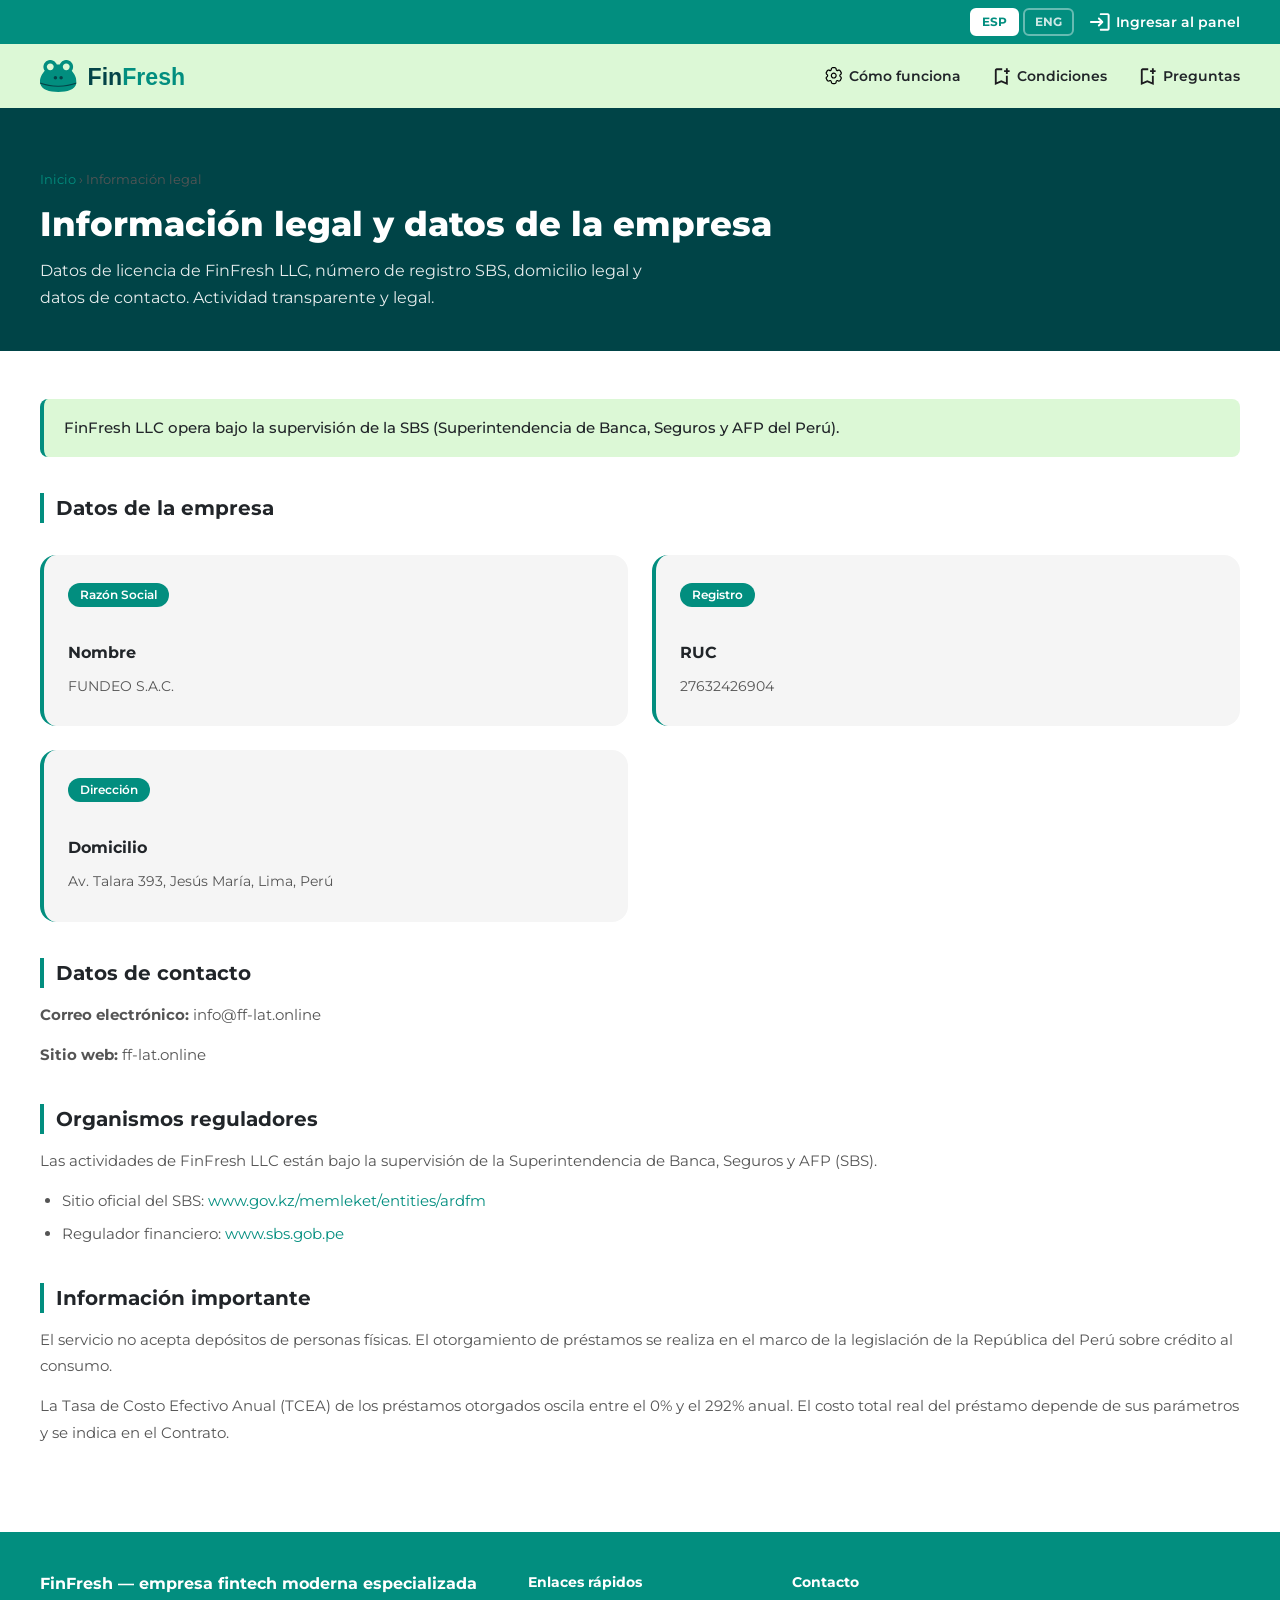
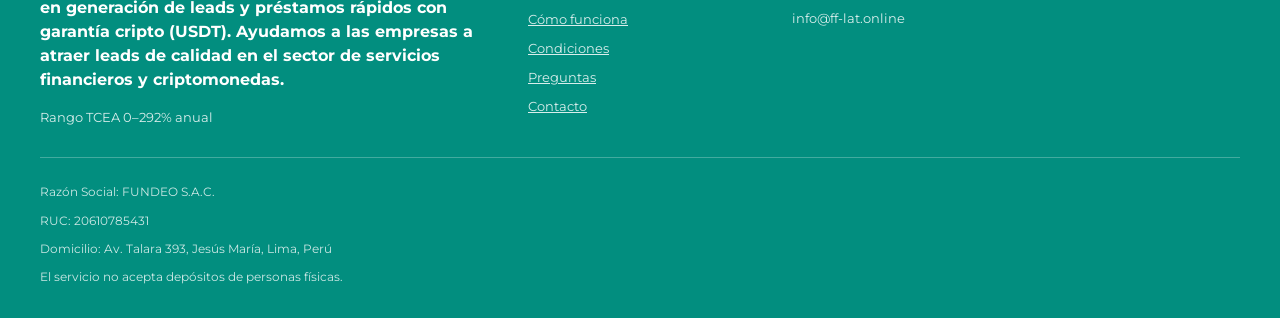
<file: pravovaya-informaciya/index.html>
<!DOCTYPE html>
<html lang="es">
<head>
<!-- Google Tag Manager -->
<script>(function(w,d,s,l,i){w[l]=w[l]||[];w[l].push({'gtm.start':
new Date().getTime(),event:'gtm.js'});var f=d.getElementsByTagName(s)[0],
j=d.createElement(s),dl=l!='dataLayer'?'&l='+l:'';j.async=true;j.src=
'https://www.googletagmanager.com/gtm.js?id='+i+dl;f.parentNode.insertBefore(j,f);
})(window,document,'script','dataLayer','GTM-P6Q9JS35');</script>
<!-- End Google Tag Manager -->
<!-- Google tag (gtag.js) -->
<script async src="https://www.googletagmanager.com/gtag/js?id=G-MBYTDG7WHK"></script>
<script>
  window.dataLayer = window.dataLayer || [];
  function gtag(){dataLayer.push(arguments);}
  gtag('js', new Date());
  gtag('config', 'G-MBYTDG7WHK');
</script>
<!-- End Google tag -->


  <meta charset="UTF-8"/>
  <meta name="viewport" content="width=device-width, initial-scale=1.0"/>
  <link rel="icon" href="/img/header_logo.svg" type="image/svg+xml"/>
  <title>Información legal – Licencias y datos registrales de FinFresh | FinFresh</title>
  <meta name="description" content="Documentación legal completa de FinFresh Perú: datos registrales, licencias SBS, política de privacidad y contrato marco. Operamos con total transparencia."/>
  <meta name="robots" content="index, follow"/>
  <link rel="canonical" href="https://www.ff-lat.online/pravovaya-informaciya"/>
  <link rel="alternate" hreflang="es" href="https://www.ff-lat.online/pravovaya-informaciya"/>
  <link rel="alternate" hreflang="en" href="https://www.ff-lat.online/pravovaya-informaciya"/>
  <link rel="alternate" hreflang="x-default" href="https://www.ff-lat.online/pravovaya-informaciya"/>
  <meta property="og:type" content="website"/>
  <meta property="og:url" content="https://www.ff-lat.online/pravovaya-informaciya"/>
  <meta property="og:title" content="Información legal | FinFresh"/>
  <meta property="og:description" content="Datos registrales completos de FinFresh Perú: licencias SBS, política de privacidad y documentos legales."/>
  <meta property="og:image" content="https://www.ff-lat.online/img/og-image.png"/>
  <meta property="og:locale" content="es_PE"/>
  <meta property="og:locale:alternate" content="en_US"/>
  <meta property="og:site_name" content="FinFresh"/>

  <script type="application/ld+json">
  {
    "@context": "https://schema.org",
    "@type": "Organization",
    "name": "FinFresh LLC",
    "url": "https://www.ff-lat.online",
    "legalName": "FinFresh Sociedad de Responsabilidad Limitada",
    "taxID": "000000000000",
    "address": {
      "@type": "PostalAddress",
      "streetAddress": "Av. Talara 393",
      "addressLocality": "Jesús María, Lima",
      "postalCode": "",
      "addressCountry": "PE"
    },
    "contactPoint": {
      "@type": "ContactPoint",
      "email": "info@ff-lat.online",
      "contactType": "customer service",
      "areaServed": "PE",
      "availableLanguage": ["es", "en"]
    }
  }
  </script>

  <script type="application/ld+json">
  {
    "@context": "https://schema.org",
    "@type": "BreadcrumbList",
    "itemListElement": [
      { "@type": "ListItem", "position": 1, "name": "Inicio", "item": "https://www.ff-lat.online/" },
      { "@type": "ListItem", "position": 2, "name": "Información legal", "item": "https://www.ff-lat.online/pravovaya-informaciya" }
    ]
  }
  </script>
  <!-- ═══ Twitter Card ═══ -->
  <meta name="twitter:card" content="summary_large_image"/>
  <meta name="twitter:title" content="Información legal | FinFresh"/>
  <meta name="twitter:description" content="Datos registrales completos de FinFresh Perú: licencias SBS, política de privacidad y documentos legales."/>
  <meta name="twitter:image" content="https://www.ff-lat.online/img/og-image.png"/>


  <link rel="preconnect" href="https://fonts.googleapis.com"/>
  <link rel="preconnect" href="https://fonts.gstatic.com" crossorigin/>
  <link href="https://fonts.googleapis.com/css2?family=Montserrat:wght@400;500;600;700&display=swap" rel="stylesheet"/>
  <link rel="stylesheet" href="../css/main.css"/>

  <style>
    :root { --green:#028E7F; --lightgreen:#DCF8D6; --darkgreen:#004447; --gray-bg:#F5F5F5; --border:#E5E7EC; --text:#212529; --muted:#555; --font:'Montserrat',sans-serif; --radius-card:20px; }
    body { font-family:var(--font); color:var(--text); font-size:14px; line-height:1.5; overflow-x:hidden; }
    a { text-decoration:none; color:inherit; } ul { list-style:none; } img { display:block; max-width:100%; }
    .container { width:100%; max-width:1240px; margin:0 auto; padding:0 20px; }
    .header__top { background:var(--green); padding:8px 0; }
    .header__bottom { background:var(--lightgreen); padding:14px 0; }
    .header__top .container,.header__bottom .container { display:flex; align-items:center; }
    .header__top .container { justify-content:flex-end; gap:16px; }
    .header__bottom .container { justify-content:space-between; }
    .enter-account { display:flex; align-items:center; color:#fff; font-size:14px; font-weight:600; gap:6px; }
    .enter-account img { width:20px; height:20px; } .enter-account:hover { opacity:.85; }
    .lang-switcher { display:flex; align-items:center; gap:4px; }
    .lang-btn { padding:3px 10px; font-size:12px; font-weight:700; border:2px solid rgba(255,255,255,.4); border-radius:6px; cursor:pointer; background:transparent; color:rgba(255,255,255,.8); transition:all .2s; font-family:var(--font); line-height:1.5; }
    .lang-btn.active { background:#fff; color:var(--green); border-color:#fff; }
    .lang-btn:not(.active):hover { border-color:#fff; color:#fff; }
    .logo img { height:36px; }
    .header__nav ul { display:flex; align-items:center; gap:32px; }
    .header__nav a { display:flex; align-items:center; gap:6px; font-size:14px; font-weight:600; color:var(--text); transition:color .2s; }
    .header__nav a:hover,.header__nav a.active { color:var(--green); }
    .header__nav img { width:18px; height:18px; }
    .burger-btn { display:none; background:none; border:none; cursor:pointer; padding:6px; flex-direction:column; gap:5px; align-items:center; justify-content:center; border-radius:6px; }
    .burger-btn span { display:block; width:22px; height:2px; background:var(--text); border-radius:2px; transition:transform .3s,opacity .3s; }
    .burger-btn.open span:nth-child(1){transform:translateY(7px) rotate(45deg);} .burger-btn.open span:nth-child(2){opacity:0;transform:scaleX(0);} .burger-btn.open span:nth-child(3){transform:translateY(-7px) rotate(-45deg);}
    .mobile-nav { display:none; background:var(--lightgreen); border-top:1px solid rgba(2,142,127,.2); }
    .mobile-nav.open { display:block; }
    .mobile-nav ul { padding:10px 16px 4px; display:flex; flex-direction:column; gap:2px; }
    .mobile-nav li a { display:flex; align-items:center; gap:10px; padding:12px 14px; font-size:15px; font-weight:600; color:var(--text); border-radius:10px; transition:background .2s,color .2s; }
    .mobile-nav li a:hover { background:rgba(2,142,127,.12); color:var(--green); }
    .mobile-nav li a img { width:18px; height:18px; }
    .mobile-login { margin:4px 16px 8px; }
    .mobile-login a { display:flex; align-items:center; justify-content:center; gap:8px; background:var(--green); color:#fff; padding:13px 20px; border-radius:10px; font-weight:600; font-size:15px; width:100%; }
    .mobile-lang { padding:4px 16px 14px; display:flex; gap:8px; }
    .mobile-lang .lang-btn { flex:1; text-align:center; padding:10px; font-size:13px; border-color:rgba(0,0,0,.18); color:var(--text); }
    .mobile-lang .lang-btn.active { background:var(--green); color:#fff; border-color:var(--green); }
    .breadcrumb { padding:14px 0; font-size:13px; color:var(--muted); }
    .breadcrumb a { color:var(--green); } .breadcrumb a:hover { text-decoration:underline; }
    .breadcrumb span+span::before { content:' › '; }
    .page-hero { background:var(--darkgreen); color:#fff; padding:48px 0 40px; }
    .page-hero h1 { font-size:34px; font-weight:800; line-height:1.2; color:#fff; margin-bottom:14px; }
    .page-hero p { font-size:16px; opacity:.9; max-width:620px; line-height:1.65; }
    .page-content { padding:48px 0 72px; }
    .page-content h2 { font-size:20px; font-weight:700; margin:36px 0 14px; color:var(--text); border-left:4px solid var(--green); padding-left:12px; }
    .page-content p { font-size:15px; line-height:1.75; color:var(--muted); margin-bottom:14px; }
    .page-content ul { padding-left:22px; margin-bottom:14px; }
    .page-content ul li { font-size:15px; line-height:1.75; color:var(--muted); list-style:disc; margin-bottom:6px; }
    .legal-cards { display:grid; grid-template-columns:repeat(2,1fr); gap:24px; margin:32px 0; }
    .legal-card { background:var(--gray-bg); border-radius:16px; padding:28px 24px; border-left:4px solid var(--green); }
    .legal-card h3 { font-size:16px; font-weight:700; margin-bottom:10px; color:var(--text); }
    .legal-card p { font-size:14px; color:var(--muted); line-height:1.65; margin:0; }
    .legal-card .badge { display:inline-block; background:var(--green); color:#fff; border-radius:20px; padding:3px 12px; font-size:12px; font-weight:600; margin-bottom:10px; }
    .info-box { background:var(--lightgreen); border-left:4px solid var(--green); border-radius:8px; padding:16px 20px; margin-bottom:20px; }
    .info-box p { margin:0; color:var(--text); font-weight:500; font-size:15px; }
    .footer { background:var(--green); color:#fff; padding:40px 0 30px; }
    .footer-grid { display:grid; grid-template-columns:2fr 1fr 2fr; gap:40px; padding-bottom:30px; border-bottom:1px solid rgba(255,255,255,.25); margin-bottom:24px; }
    .footer-about .brand { font-size:16px; font-weight:700; margin-bottom:12px; }
    .footer-about .psk { font-size:13px; margin-top:16px; opacity:.85; }
    .footer-links h5,.footer-contact h5 { font-size:14px; font-weight:700; margin-bottom:16px; }
    .footer-links ul li+li { margin-top:8px; }
    .footer-links a { font-size:13px; color:rgba(255,255,255,.85); text-decoration:underline; }
    .footer-links a:hover { color:#fff; }
    .footer-contact .phone { display:flex; align-items:center; gap:8px; font-size:16px; font-weight:700; margin-bottom:8px; }
    .footer-contact .phone img { width:20px; height:20px; filter:brightness(0) invert(1); }
    .footer-contact .email { font-size:13px; opacity:.85; }
    .footer-legal { font-size:12px; line-height:1.7; opacity:.8; }
    .footer-legal p+p { margin-top:8px; }
    @media (max-width:991px) { .legal-cards{grid-template-columns:1fr;} .footer-grid{grid-template-columns:1fr 1fr;} }
    @media (max-width:768px) { .header__nav{display:none!important;} .burger-btn{display:flex;} .header__top{display:none;} .header__bottom{padding:12px 0;} .logo img{height:32px;} .footer-grid{grid-template-columns:1fr;gap:24px;} .page-hero h1{font-size:26px;} }
  </style>
  <script type="text/javascript">
    (function(m,e,t,r,i,k,a){m[i]=m[i]||function(){(m[i].a=m[i].a||[]).push(arguments)};m[i].l=1*new Date();for(var j=0;j<document.scripts.length;j++){if(document.scripts[j].src===r){return;}}k=e.createElement(t),a=e.getElementsByTagName(t)[0],k.async=1,k.src=r,a.parentNode.insertBefore(k,a)})(window,document,'script','https://mc.yandex.ru/metrika/tag.js?id=108464041','ym');
    ym(108464041, 'init', {ssr:true, webvisor:true, clickmap:true, ecommerce:"dataLayer", referrer: document.referrer, url: location.href, accurateTrackBounce:true, trackLinks:true});
  </script>
</head>
<body>
<!-- Google Tag Manager (noscript) -->
<noscript><iframe src="https://www.googletagmanager.com/ns.html?id=GTM-P6Q9JS35"
height="0" width="0" style="display:none;visibility:hidden"></iframe></noscript>
<!-- End Google Tag Manager (noscript) -->


<header>
  <div class="header__top">
    <div class="container">
      <div class="lang-switcher">
        <button class="lang-btn active" data-lang-btn="es" onclick="setLang('es');gtag('event','click',{event_category:'button',event_label:'lang_switch_es'});">ESP</button>
        <button class="lang-btn" data-lang-btn="en" onclick="setLang('en');gtag('event','click',{event_category:'button',event_label:'lang_switch_en'});">ENG</button>
      </div>
      <a href="../login/index.html" class="enter-account" onclick="gtag('event','click',{event_category:'link',event_label:'header_login'});">
        <img src="../img/login.svg" alt=""/>
        <span data-i18n="login_text">Ingresar al panel</span>
      </a>
    </div>
  </div>
  <div class="header__bottom">
    <div class="container">
      <a href="../index.html" class="logo" onclick="gtag('event','click',{event_category:'link',event_label:'header_logo'});"><img src="../img/header_logo.svg" alt="FinFresh"/></a>
      <nav class="header__nav">
        <ul>
          <li><a href="../kak-eto-rabotaet/index.html" onclick="gtag('event','click',{event_category:'link',event_label:'nav_how_it_works'});"><img src="../img/settings.svg" alt=""/><span data-i18n="nav_how">Cómo funciona</span></a></li>
          <li><a href="../usloviya/index.html" onclick="gtag('event','click',{event_category:'link',event_label:'nav_terms'});"><img src="../img/bookmark_add.svg" alt=""/><span data-i18n="nav_terms">Condiciones</span></a></li>
          <li><a href="../faq/index.html" onclick="gtag('event','click',{event_category:'link',event_label:'nav_faq'});"><img src="../img/bookmark_add.svg" alt=""/><span data-i18n="nav_faq">Preguntas</span></a></li>
        </ul>
      </nav>
      <button class="burger-btn" id="burgerBtn" aria-label="Menu" aria-expanded="false" onclick="gtag('event','click',{event_category:'button',event_label:'header_mobile_menu'});"><span></span><span></span><span></span></button>
    </div>
  </div>
  <nav class="mobile-nav" id="mobileNav">
    <ul>
      <li><a href="../kak-eto-rabotaet/index.html" onclick="gtag('event','click',{event_category:'link',event_label:'nav_how_it_works'});"><img src="../img/settings.svg" alt=""/><span data-i18n="nav_how">Cómo funciona</span></a></li>
      <li><a href="../usloviya/index.html" onclick="gtag('event','click',{event_category:'link',event_label:'nav_terms'});"><img src="../img/bookmark_add.svg" alt=""/><span data-i18n="nav_terms">Condiciones</span></a></li>
      <li><a href="../faq/index.html" onclick="gtag('event','click',{event_category:'link',event_label:'nav_faq'});"><img src="../img/bookmark_add.svg" alt=""/><span data-i18n="nav_faq">Preguntas</span></a></li>
    </ul>
    <div class="mobile-login"><a href="../login/index.html" onclick="gtag('event','click',{event_category:'link',event_label:'header_login'});"><img src="../img/login.svg" alt="" style="width:18px;height:18px;filter:brightness(0)invert(1);"/><span data-i18n="login_text">Ingresar al panel</span></a></div>
    <div class="mobile-lang">
      <button class="lang-btn active" data-lang-btn="es" onclick="setLang('es');gtag('event','click',{event_category:'button',event_label:'lang_switch_es'});">ESP</button>
      <button class="lang-btn" data-lang-btn="en" onclick="setLang('en');gtag('event','click',{event_category:'button',event_label:'lang_switch_en'});">ENG</button>
    </div>
  </nav>
</header>

<div class="page-hero">
  <div class="container">
    <nav class="breadcrumb">
      <span><a href="../index.html" data-i18n="breadcrumb_home" onclick="gtag('event','click',{event_category:'link',event_label:'nav_home'});">Inicio</a></span>
      <span data-i18n="nav_legal">Información legal</span>
    </nav>
    <div data-lang="es">
      <h1>Información legal y datos de la empresa</h1>
      <p>Datos de licencia de FinFresh LLC, número de registro SBS, domicilio legal y datos de contacto. Actividad transparente y legal.</p>
    </div>
    <div data-lang="en" style="display:none">
      <h1>Legal information and company details</h1>
      <p>FinFresh LLC licence data, SBS registration number, registered address and contact details. Transparent and lawful operations.</p>
    </div>
  </div>
</div>

<article class="page-content">
  <div class="container">

    <div data-lang="es">
      <div class="info-box">
        <p>FinFresh LLC opera bajo la supervisión de la SBS (Superintendencia de Banca, Seguros y AFP del Perú).</p>
      </div>

      <h2>Datos de la empresa</h2>
      <div class="legal-cards">
        <div class="legal-card">
          <div class="badge">Razón Social</div>
          <h3>Nombre</h3>
          <p>FUNDEO S.A.C.</p>
        </div>
        <div class="legal-card">
          <div class="badge">Registro</div>
          <h3>RUC</h3>
          <p>27632426904</p>
        </div>
        <div class="legal-card">
          <div class="badge">Dirección</div>
          <h3>Domicilio</h3>
          <p>Av. Talara 393, Jesús María, Lima, Perú</p>
        </div>
      </div>

      <h2>Datos de contacto</h2>
      <p><strong>Correo electrónico:</strong> info@ff-lat.online</p>
      <p><strong>Sitio web:</strong> ff-lat.online</p>

      <h2>Organismos reguladores</h2>
      <p>Las actividades de FinFresh LLC están bajo la supervisión de la Superintendencia de Banca, Seguros y AFP (SBS).</p>
      <ul>
        <li>Sitio oficial del SBS: <a href="https://www.gov.kz/memleket/entities/ardfm" target="_blank" rel="noopener" style="color:var(--green)" onclick="gtag('event','click',{event_category:'link',event_label:'external_link'});">www.gov.kz/memleket/entities/ardfm</a></li>
        <li>Regulador financiero: <a href="https://www.sbs.gob.pe" target="_blank" rel="noopener" style="color:var(--green)" onclick="gtag('event','click',{event_category:'link',event_label:'external_link'});">www.sbs.gob.pe</a></li>
      </ul>

      <h2>Información importante</h2>
      <p>El servicio no acepta depósitos de personas físicas. El otorgamiento de préstamos se realiza en el marco de la legislación de la República del Perú sobre crédito al consumo.</p>
      <p>La Tasa de Costo Efectivo Anual (TCEA) de los préstamos otorgados oscila entre el 0% y el 292% anual. El costo total real del préstamo depende de sus parámetros y se indica en el Contrato.</p>
    </div>

    <div data-lang="en" style="display:none">
      <div class="info-box">
        <p>FinFresh LLC operates under the supervision of the SBS (Superintendencia de Banca, Seguros y AFP del Perú).</p>
      </div>

      <h2>Company details</h2>
      <div class="legal-cards">
        <div class="legal-card">
          <div class="badge">Legal name</div>
          <h3>Name</h3>
          <p>FUNDEO S.A.C.</p>
        </div>
        <div class="legal-card">
          <div class="badge">Registration</div>
          <h3>RUC</h3>
          <p>27632426904</p>
        </div>
        <div class="legal-card">
          <div class="badge">Address</div>
          <h3>Registered address</h3>
          <p>Av. Talara 393, Jesús María, Lima, Perú</p>
        </div>
      </div>

      <h2>Contact details</h2>
      <p><strong>Email:</strong> info@ff-lat.online</p>
      <p><strong>Website:</strong> ff-lat.online</p>

      <h2>Regulators</h2>
      <p>FinFresh LLC operates under the supervision of the Superintendencia de Banca, Seguros y AFP (SBS).</p>
      <ul>
        <li>SBS official website: <a href="https://www.gov.kz/memleket/entities/ardfm" target="_blank" rel="noopener" style="color:var(--green)" onclick="gtag('event','click',{event_category:'link',event_label:'external_link'});">www.gov.kz/memleket/entities/ardfm</a></li>
        <li>Financial regulator: <a href="https://www.sbs.gob.pe" target="_blank" rel="noopener" style="color:var(--green)" onclick="gtag('event','click',{event_category:'link',event_label:'external_link'});">www.sbs.gob.pe</a></li>
      </ul>

      <h2>Important information</h2>
      <p>FinFresh LLC does not accept deposits from individuals. Loans are granted within the framework of the Peru's consumer lending legislation.</p>
      <p>The TCEA (APR) on issued loans ranges from 0% to 292% per year. The actual total loan cost depends on loan parameters and is specified in the Agreement.</p>
    </div>

  </div>
</article>

<footer class="footer">
  <div class="container">
    <div class="footer-grid">
      <div class="footer-about">
        <div class="brand"><strong>FinFresh</strong> — <span data-i18n="footer_about">empresa fintech moderna especializada en generación de leads y préstamos rápidos con garantía cripto (USDT). Ayudamos a las empresas a atraer leads de calidad en el sector de servicios financieros y criptomonedas.</span></div>
        <div class="psk" data-i18n="footer_rate">Rango TCEA 0–292% anual</div>
      </div>
      <div class="footer-links">
        <h5 data-i18n="footer_links_title">Enlaces rápidos</h5>
        <ul>
          <li><a href="../kak-eto-rabotaet/index.html" data-i18n="nav_how" onclick="gtag('event','click',{event_category:'link',event_label:'nav_how_it_works'});">Cómo funciona</a></li>
          <li><a href="../usloviya/index.html" data-i18n="nav_terms" onclick="gtag('event','click',{event_category:'link',event_label:'nav_terms'});">Condiciones</a></li>
          <li><a href="../faq/index.html" data-i18n="nav_faq" onclick="gtag('event','click',{event_category:'link',event_label:'nav_faq'});">Preguntas</a></li>
          <li><a href="../kontakt/index.html" data-i18n="nav_contact" onclick="gtag('event','click',{event_category:'link',event_label:'nav_contact'});">Contacto</a></li>
        </ul>
      </div>
      <div class="footer-contact">
        <h5 data-i18n="footer_contact_title">Contacto</h5>
        <div class="email">info@ff-lat.online</div>
      </div>
    </div>
    <div class="footer-legal">
      <p data-i18n="footer_legal1">Razón Social: FUNDEO S.A.C.</p>
      <p data-i18n="footer_legal2">RUC: 20610785431</p>
      <p data-i18n="footer_legal3">Domicilio: Av. Talara 393, Jesús María, Lima, Perú</p>
      <p data-i18n="footer_legal4">El servicio no acepta depósitos de personas físicas.</p>
    </div>
  </div>
</footer>

<script>
/* ============================================================
   FinFresh — Internationalization (Spanish / English)
   Supports: es (Español, default) · en (English)
   ============================================================ */

window.I18N = {

  /* ─────────────────── ESPAÑOL ─────────────────── */
  es: {
    /* Header */
    login_text:        'Ingresar al panel',
    logo_alt:          'FinFresh – préstamos con garantía en criptomonedas',
    nav_how:           'Cómo funciona',
    nav_terms:         'Condiciones',
    nav_faq:           'Preguntas',
    nav_contact:       'Contacto',
    nav_refer:         'Invita a un amigo',
    nav_legal:         'Información legal',

    /* Hero */
    hero_title:        'Cripto soles sin exchanges',
    hero_bubble_title: 'FinFresh',
    hero_bubble_text:  'FinFresh — servicio online de préstamos con garantía de activos digitales. Deja tus criptomonedas como garantía y recibe soles en tu tarjeta bancaria sin vender ni hacer P2P.',

    /* Calculator */
    calc_title:         '¿Cuánto necesitas?',
    calc_amount_label:  'Monto del préstamo',
    calc_term_label:    'Plazo del crédito',
    calc_min_amount:    'S/ 50',
    calc_max_amount:    'S/ 5,000,000',
    calc_min_term:      '1 día',
    calc_max_term:      '90 días',
    calc_take_label:    'Recibes:',
    calc_due_label:     'Hasta:',
    calc_return_label:  'Devuelves:',
    calc_hint_prefix:   'Si devuelves antes del',
    calc_hint_suffix:   '',
    calc_btn:           'Obtener soles',
    calc_note:          '* Cálculo aproximado de garantía USDT',

    /* Advantages */
    adv_title:     'Ventajas de FinFresh',
    adv1_title:    'Soles sin exchanges',
    adv1_text:     'Recibes soles con tus activos digitales como garantía: la criptomoneda se bloquea como respaldo y no se vende sin los motivos indicados en el contrato.',
    adv2_title:    'La cripto sigue siendo tuya',
    adv2_text:     'Si pagas a tiempo, la garantía no se vende ni se transfiere a terceros. Tras el cierre del contrato, la criptomoneda queda desbloqueada.',
    adv3_title:    'Servicio 24/7',
    adv3_text:     'El servicio funciona las 24 horas: puedes solicitar un préstamo y obtener la respuesta en cualquier momento.',
    adv4_title:    'Depósitos a cualquier banco',
    adv4_text:     'El monto aprobado se acredita en soles a cualquier cuenta bancaria que indiques.',
    adv5_title:    'Solicitud en 1 minuto',
    adv5_text:     'Mínimo de campos, solo los datos necesarios — sin certificados ni documentos adicionales.',
    adv6_title:    'Legal y seguro',
    adv6_text:     'El servicio opera conforme a la legislación vigente; los fondos y los activos de garantía se contabilizan por separado.',
    adv7_title:    'Resolución inmediata',
    adv7_text:     'La decisión sobre el préstamo se toma automáticamente según las reglas establecidas, una vez recibida la garantía.',
    adv8_title:    'Disponible desde cualquier lugar',
    adv8_text:     'Puedes solicitar el préstamo desde cualquier país con internet — los soles llegan a tu cuenta bancaria.',

    /* How it works */
    hiw_title:     '¿Cómo funciona?',
    step1_title:   'Completa la solicitud',
    step1_text:    'Regístrate y completa un breve formulario online. Solo los datos necesarios — sin documentación adicional.',
    step2_title:   'Transfiere la garantía',
    step2_text:    'Bloquea criptomonedas (ej. USDT) como garantía según las instrucciones.',
    step3_title:   'Recibe los soles',
    step3_text:    'Tras confirmar la garantía, los fondos en soles se transfieren al instante a tu tarjeta bancaria.',
    step4_title:   'Paga y recupera tu cripto',
    step4_text:    'Después del pago a tiempo, tu criptomoneda queda desbloqueada y vuelve a tu billetera.',

    /* FAQ */
    faq_title:  'Preguntas frecuentes',
    faq1_q:     '¿Qué es un préstamo con garantía en criptomonedas?',
    faq1_a:     'Es un préstamo en soles donde tus activos digitales (ej. USDT) funcionan como garantía. La criptomoneda se bloquea durante la vigencia del contrato y no se vende sin los motivos previstos en la oferta pública.',
    faq2_q:     '¿Cuál es el monto mínimo del préstamo?',
    faq2_a:     'El monto mínimo es de S/ 50. El rango actualizado siempre se muestra en la calculadora de la página principal.',
    faq3_q:     '¿Qué tan rápido se entrega el préstamo?',
    faq3_a:     'Con los datos correctos y la garantía depositada, el préstamo suele entregarse en 5–10 minutos: tras la activación, los fondos se transfieren a tu cuenta bancaria.',
    faq4_q:     '¿Es necesario vender las criptomonedas?',
    faq4_a:     'No. Los activos digitales funcionan como garantía y se bloquean durante la vigencia del contrato. Si cumples con las obligaciones, la criptomoneda no se vende y regresa a tu disposición.',
    faq5_q:     '¿Se puede cancelar el préstamo anticipadamente?',
    faq5_a:     'Sí. Puedes cancelar el préstamo en cualquier momento. En ese caso, el cobro de comisiones/intereses se detiene según las condiciones de la oferta pública, y la cripto de garantía queda desbloqueada.',
    faq6_q:     '¿Se verifica el historial crediticio?',
    faq6_a:     'La verificación del historial crediticio puede realizarse dentro de los límites previstos por la ley y la oferta pública. No se requieren constancias de ingresos en papel — la decisión se toma online.',
    faq7_q:     '¿Cuáles son los riesgos?',
    faq7_a:     'El riesgo principal está relacionado con la volatilidad del precio de los activos digitales. Si el valor de la garantía cae significativamente, las reglas del servicio pueden requerir garantía adicional o el pago parcial/total del préstamo. Las condiciones detalladas se describen en la oferta pública.',
    faq8_q:     '¿Se puede solicitar desde otro país?',
    faq8_a:     'Sí. El servicio funciona online y puedes estar en cualquier ciudad o país. El estado de residencia no importa — solo necesitas pasar la identificación remota y tener una cuenta bancaria para recibir los soles.',
    faq9_q:     '¿Qué ocurre después de pagar el préstamo?',
    faq9_a:     'Tras el pago total del préstamo, la criptomoneda de garantía queda desbloqueada y vuelve a estar disponible en tu billetera. Lo que hagas con los activos después depende de ti.',

    /* Contact section */
    contact_title:    'Problemas y sugerencias',
    contact_desc:     'Tienes alguna pregunta, encontraste un problema o quieres compartir una sugerencia? Escríbenos — responderemos lo antes posible.',
    contact_name:     'Tu nombre',
    contact_email_ph: 'Dirección de e-mail',
    contact_msg:      'Describe tu problema o sugerencia...',
    contact_btn:      'Enviar mensaje',
    contact_sent:     'Enviado ✓',

    /* Footer */
    footer_about:        'empresa fintech moderna especializada en generación de leads y préstamos rápidos con garantía cripto (USDT). Ayudamos a las empresas a atraer leads de calidad en el sector de servicios financieros y criptomonedas.',
    footer_rate:         'Rango TCEA 0–292% anual',
    footer_links_title:  'Enlaces rápidos',
    footer_contact_title:'Contacto',
    footer_legal1:       'Razón Social: FUNDEO S.A.C.',
    footer_legal2:       'RUC: 20610785431',
    footer_legal3:       'Domicilio: Av. Talara 393, Jesús María, Lima, Perú',
    footer_legal4:       'El servicio no acepta depósitos de personas físicas.',

    /* Waitlist modal */
    wl_badge:       'En desarrollo',
    wl_title_part1: 'Algo grande',
    wl_title_part2: '¡está por llegar!',
    wl_desc:        'La plataforma FinFresh está en la etapa final de lanzamiento. Déjanos tu email para que seas el primero en enterarte del inicio y disfrutarás de una oferta exclusiva para los primeros usuarios.',
    wl_perk1:       'Acceso prioritario',
    wl_perk2:       'Oferta especial en el lanzamiento',
    wl_perk3:       'Sin spam',
    wl_success:     '🎉 ¡Genial! Estás en la lista de espera.\n¡Pronto te avisaremos!',
    wl_error:       'Algo salió mal. Intenta de nuevo o escribe a info@ff-lat.online',
    wl_email_ph:    'Tu dirección de e-mail',
    wl_btn:         'Notificarme 🚀',
    wl_privacy:     '🔒 Tu e-mail está seguro. Sin spam.',
    wl_close_aria:  'Cerrar',

    /* Subpages — general */
    breadcrumb_home: 'Inicio',
    cta_btn:         'Calcular préstamo',
  },

  /* ─────────────────── ENGLISH ─────────────────── */
  en: {
    /* Header */
    login_text:        'Log in to account',
    logo_alt:          'FinFresh – crypto-backed loans',
    nav_how:           'How it works',
    nav_terms:         'Terms',
    nav_faq:           'FAQ',
    nav_contact:       'Contact',
    nav_refer:         'Refer a friend',
    nav_legal:         'Legal information',

    /* Hero */
    hero_title:        'Crypto soles without exchanges',
    hero_bubble_title: 'FinFresh',
    hero_bubble_text:  'FinFresh — online loan service backed by digital assets. Leave your cryptocurrencies as collateral and receive soles on your bank card without selling or P2P trading.',

    /* Calculator */
    calc_title:         'How much do you need?',
    calc_amount_label:  'Loan amount',
    calc_term_label:    'Loan term',
    calc_min_amount:    'S/ 50',
    calc_max_amount:    'S/ 5,000,000',
    calc_min_term:      '1 day',
    calc_max_term:      '90 days',
    calc_take_label:    'You receive:',
    calc_due_label:     'Due by:',
    calc_return_label:  'You repay:',
    calc_hint_prefix:   'If you repay by',
    calc_hint_suffix:   '',
    calc_btn:           'Get soles',
    calc_note:          '* Approximate USDT collateral calculation',

    /* Advantages */
    adv_title:     'Why FinFresh',
    adv1_title:    'Soles without exchanges',
    adv1_text:     'Receive soles with your digital assets as collateral: crypto is locked as security and not sold without the grounds specified in the agreement.',
    adv2_title:    'Your crypto stays yours',
    adv2_text:     'If you repay on time, the collateral is not sold or transferred to third parties. After the contract closes, your crypto is unlocked.',
    adv3_title:    '24/7 service',
    adv3_text:     'The service runs around the clock: apply for a loan and get a decision any time.',
    adv4_title:    'Soles to any card',
    adv4_text:     'The approved amount is credited in soles to any bank account you specify.',
    adv5_title:    'Apply in 1 minute',
    adv5_text:     'Minimal fields, only essential data — no certificates or extra documents required.',
    adv6_title:    'Legal and secure',
    adv6_text:     'The service operates in compliance with applicable law; funds and collateral assets are accounted for separately.',
    adv7_title:    'Instant decision',
    adv7_text:     'The loan decision is made automatically according to established rules once collateral is received.',
    adv8_title:    'Available worldwide',
    adv8_text:     'You can take out a loan from any country with internet access — soles are transferred to your bank account.',

    /* How it works */
    hiw_title:     'How it works',
    step1_title:   'Fill out the application',
    step1_text:    'Register and fill out a short online form. Only the essential data — no extra documents.',
    step2_title:   'Transfer collateral',
    step2_text:    'Lock cryptocurrency (e.g. USDT) as collateral following the instructions.',
    step3_title:   'Receive soles',
    step3_text:    'After collateral is confirmed, funds in soles are instantly transferred to your bank account.',
    step4_title:   'Repay and get your crypto back',
    step4_text:    'After timely repayment, your crypto is unlocked and returned to your wallet.',

    /* FAQ */
    faq_title:  'Frequently asked questions',
    faq1_q:     'What is a crypto-backed loan?',
    faq1_a:     'It is a soles loan where your digital assets (e.g. USDT) serve as collateral. The crypto is locked for the duration of the agreement and not sold without grounds stipulated in the public offer.',
    faq2_q:     'What is the minimum loan amount?',
    faq2_a:     'The minimum loan amount is S/ 50. The current range is always shown in the calculator on the main page.',
    faq3_q:     'How quickly is the loan issued?',
    faq3_a:     'With correct data and deposited collateral, the loan is usually issued within 5–10 minutes: after activation, funds are transferred to your bank account.',
    faq4_q:     'Do I need to sell my crypto?',
    faq4_a:     'No. Digital assets serve as collateral and are locked for the term of the agreement. If you meet your obligations, the crypto is not sold and is returned to your possession.',
    faq5_q:     'Can I repay the loan early?',
    faq5_a:     'Yes. You can fully repay the loan at any time. In that case, commission/interest accrual stops per the public offer terms, and the collateral crypto is unlocked.',
    faq6_q:     'Is credit history checked?',
    faq6_a:     'Credit history checks may be performed within the limits provided by law and the public offer. Paper income statements are not required — the decision is made online.',
    faq7_q:     'What are the risks?',
    faq7_a:     'The main risk relates to the volatility of digital asset prices. If collateral value drops significantly, service rules may require additional collateral or partial/full loan repayment. Full terms are described in the public offer.',
    faq8_q:     'Can I apply from another country?',
    faq8_a:     'Yes. The service works online and you can be in any city or country. Residency status does not matter — you just need to pass remote identity verification and have a bank account to receive soles.',
    faq9_q:     'What happens after the loan is repaid?',
    faq9_a:     'After the loan is fully repaid, the collateral crypto is unlocked and becomes available again in your wallet. What you do with the assets next is up to you.',

    /* Contact section */
    contact_title:    'Issues and suggestions',
    contact_desc:     'Have a question, encountered an issue, or want to share a suggestion? Write to us — we will reply as soon as possible.',
    contact_name:     'Your name',
    contact_email_ph: 'E-mail address',
    contact_msg:      'Describe your issue or suggestion...',
    contact_btn:      'Send message',
    contact_sent:     'Sent ✓',

    /* Footer */
    footer_about:        'modern fintech company specialising in lead generation and fast crypto-backed loans (USDT). We help businesses attract quality leads in the financial services and cryptocurrency sector.',
    footer_rate:         'TCEA range 0–292% per year',
    footer_links_title:  'Quick links',
    footer_contact_title:'Contact',
    footer_legal1:       'Legal name: FUNDEO S.A.C.',
    footer_legal2:       'RUC: 20610785431',
    footer_legal3:       'Address: Av. Talara 393, Jesús María, Lima, Perú',
    footer_legal4:       'The service does not accept deposits from individuals.',

    /* Waitlist modal */
    wl_badge:       'Coming soon',
    wl_title_part1: 'Something big',
    wl_title_part2: 'is on the way!',
    wl_desc:        'The FinFresh platform is in its final stage of launch. Leave us your email address to be the first to know about the launch and enjoy an exclusive offer for early adopters.',
    wl_perk1:       'Priority access',
    wl_perk2:       'Special offer at launch',
    wl_perk3:       'No spam',
    wl_success:     '🎉 Great! You are on the waiting list.\nWe'll let you know soon!',
    wl_error:       'Something went wrong. Try again or write to info@ff-lat.online',
    wl_email_ph:    'Your e-mail address',
    wl_btn:         'Notify me 🚀',
    wl_privacy:     '🔒 Your e-mail is safe. No spam.',
    wl_close_aria:  'Close',

    /* Subpages — general */
    breadcrumb_home: 'Home',
    cta_btn:         'Calculate loan',
  }
};

/* ─── Core i18n engine ─── */
window.currentLang = 'es';

window.setLang = function(lang) {
  if (!window.I18N[lang]) lang = 'es';
  window.currentLang = lang;
  localStorage.setItem('lang', lang);

  /* 1. HTML lang attribute */
  document.documentElement.lang = lang;

  /* 2. Simple text replacements via data-i18n */
  var L = window.I18N[lang];
  document.querySelectorAll('[data-i18n]').forEach(function(el) {
    var key = el.getAttribute('data-i18n');
    if (L[key] !== undefined) el.textContent = L[key];
  });

  /* 3. Placeholder replacements */
  document.querySelectorAll('[data-i18n-ph]').forEach(function(el) {
    var key = el.getAttribute('data-i18n-ph');
    if (L[key] !== undefined) el.placeholder = L[key];
  });

  /* 4. aria-label replacements */
  document.querySelectorAll('[data-i18n-aria]').forEach(function(el) {
    var key = el.getAttribute('data-i18n-aria');
    if (L[key] !== undefined) el.setAttribute('aria-label', L[key]);
  });

  /* 5. Show/hide language blocks */
  document.querySelectorAll('[data-lang]').forEach(function(el) {
    el.style.display = (el.getAttribute('data-lang') === lang) ? '' : 'none';
  });

  /* 6. Language button states */
  document.querySelectorAll('[data-lang-btn]').forEach(function(btn) {
    btn.classList.toggle('active', btn.getAttribute('data-lang-btn') === lang);
  });

  /* 7. Refresh calculator if present */
  if (typeof updateCalc === 'function') updateCalc();
};

/* ─── Auto-init on DOMContentLoaded ─── */
(function() {
  var saved = localStorage.getItem('lang');
  var lang  = (saved === 'es' || saved === 'en') ? saved : 'es';
  window.currentLang = lang;
  if (document.readyState === 'loading') {
    document.addEventListener('DOMContentLoaded', function() { window.setLang(lang); });
  } else {
    window.setLang(lang);
  }
})();

</script>
<script>
  (function(){var btn=document.getElementById('burgerBtn'),nav=document.getElementById('mobileNav');if(!btn||!nav)return;btn.addEventListener('click',function(){var o=nav.classList.toggle('open');btn.classList.toggle('open',o);btn.setAttribute('aria-expanded',o?'true':'false');});document.addEventListener('click',function(e){if(!btn.contains(e.target)&&!nav.contains(e.target)){nav.classList.remove('open');btn.classList.remove('open');btn.setAttribute('aria-expanded','false');}});})();
</script>
<script>
  /* ── Yandex.Metrika click tracking ── */
  (function() {
    document.addEventListener('click', function(e) {
      if (typeof ym === 'undefined') return;
      var el = e.target.closest('button, a.btn-get, a.btn-white, a.enter-account, [data-goal]');
      if (!el) return;
      var goal = el.getAttribute('data-goal');
      if (!goal) {
        var text = (el.getAttribute('aria-label') || el.innerText || el.className || 'btn')
          .trim().replace(/\s+/g,' ').slice(0, 60);
        goal = text.toLowerCase().replace(/[^a-z0-9]+/gi, '_').replace(/^_|_$/, '') || 'button_click';
      }
      ym(108464041, 'reachGoal', goal);
    }, false);
  })();
</script>

<script>
/* ── GA4: Scroll Depth Tracking ── */
(function() {
  var milestones = [25, 50, 75, 90];
  var reached = {};
  function getScrollPct() {
    var el = document.documentElement;
    var scrolled = el.scrollTop || document.body.scrollTop;
    var total = el.scrollHeight - el.clientHeight;
    return total > 0 ? Math.floor(scrolled / total * 100) : 0;
  }
  var ticking = false;
  window.addEventListener('scroll', function() {
    if (ticking) return;
    ticking = true;
    requestAnimationFrame(function() {
      var pct = getScrollPct();
      milestones.forEach(function(m) {
        if (!reached[m] && pct >= m) {
          reached[m] = true;
          gtag('event','scroll_depth',{event_category:'engagement',event_label:'scroll_'+m+'pct',value:m});
        }
      });
      ticking = false;
    });
  }, {passive:true});
})();
</script>
</body>
</html>
</file>
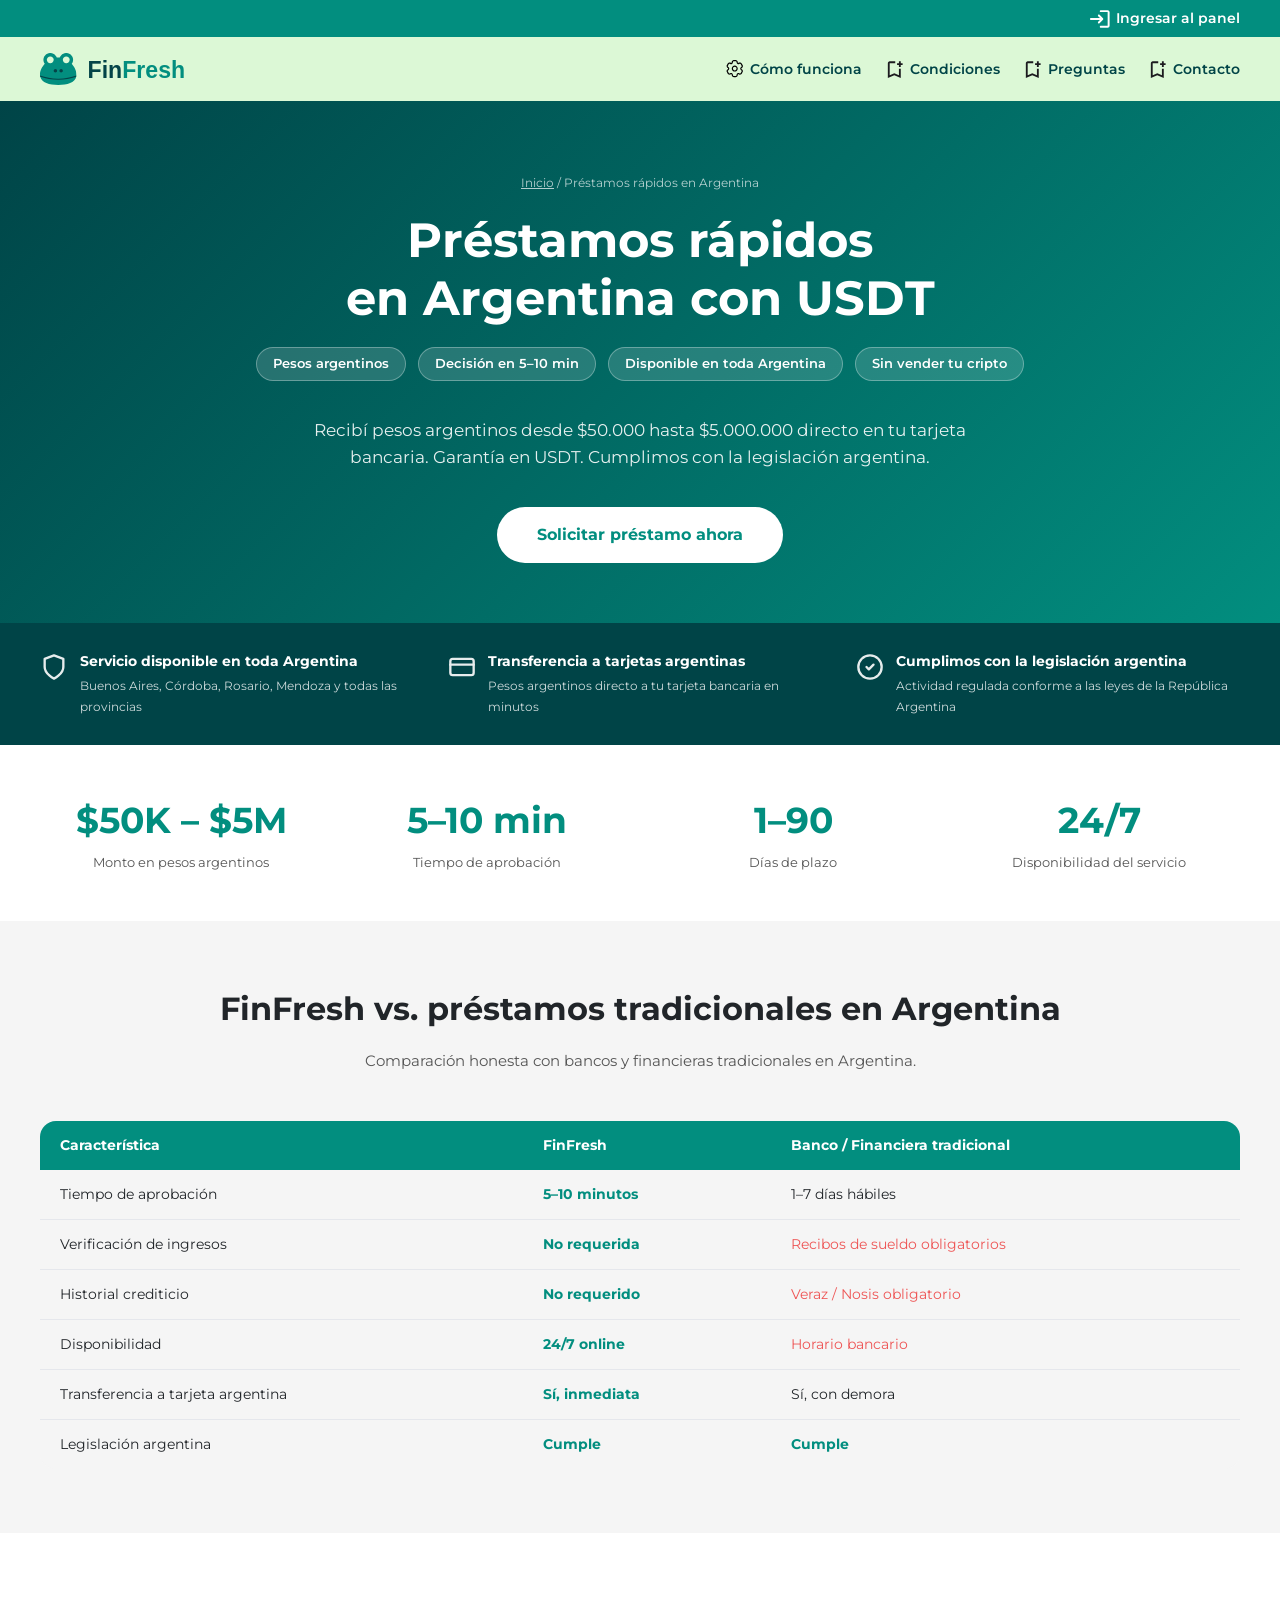
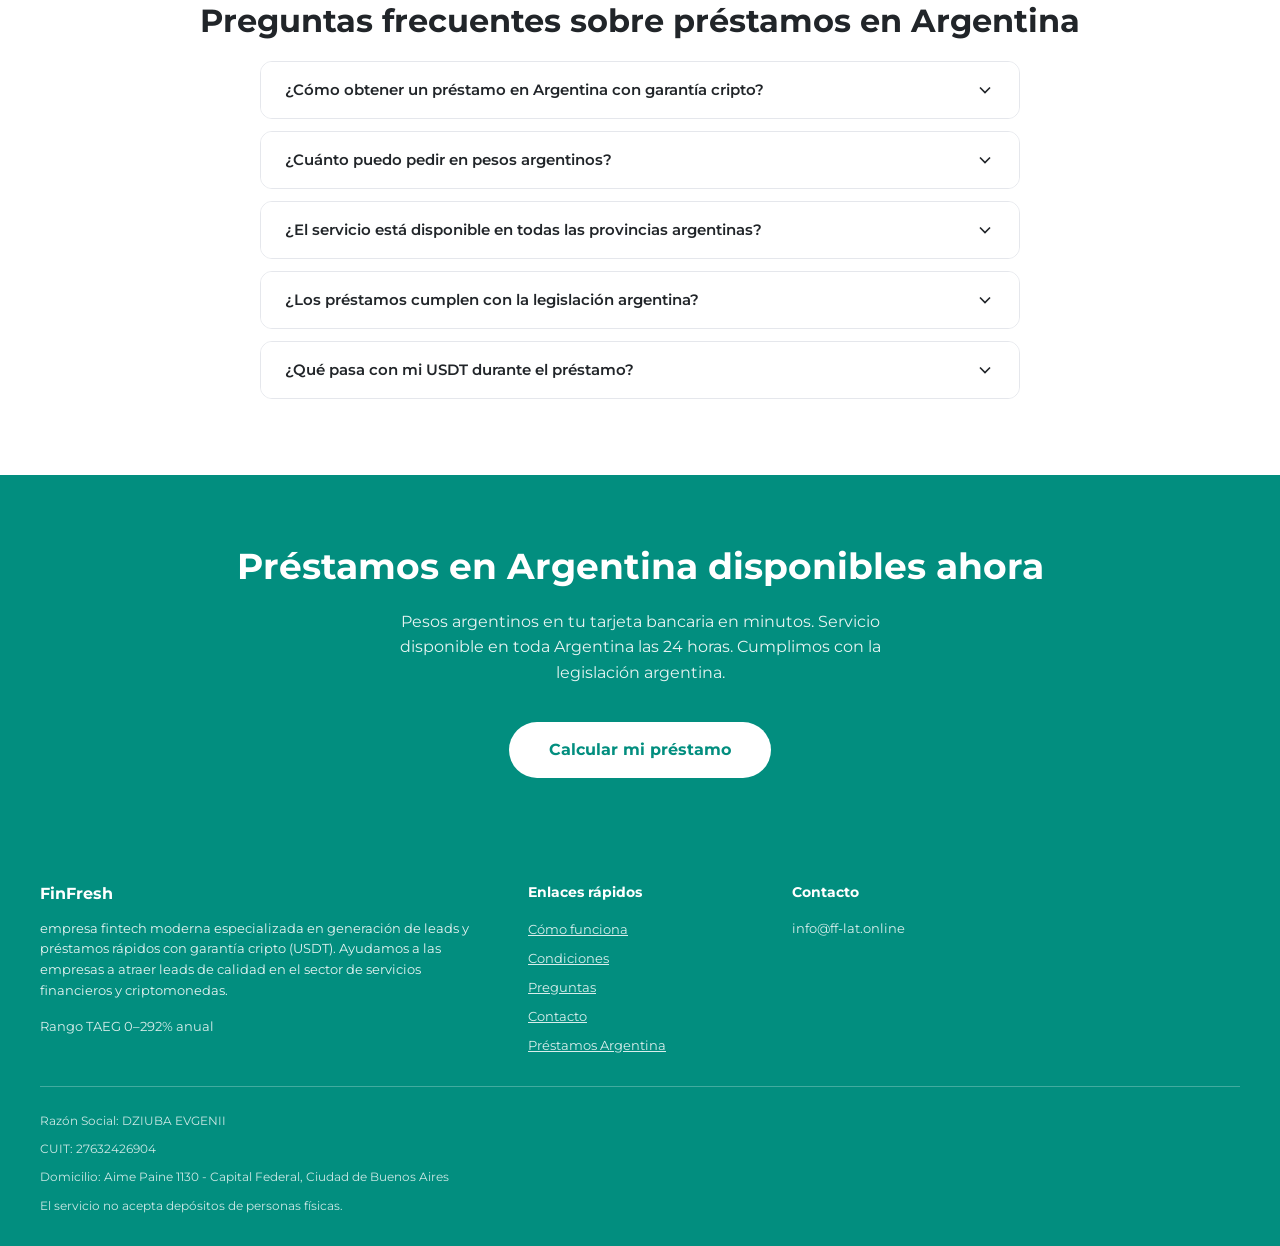
<file: prestamos-argentina/index.html>
<!DOCTYPE html>
<html lang="es">
<head>
<!-- Google tag (gtag.js) -->
<script async src="https://www.googletagmanager.com/gtag/js?id=G-MBYTDG7WHK"></script>
<script>
  window.dataLayer = window.dataLayer || [];
  function gtag(){dataLayer.push(arguments);}
  gtag('js', new Date());
  gtag('config', 'G-MBYTDG7WHK');
</script>
<!-- End Google tag -->

  <meta charset="UTF-8" />
  <meta name="viewport" content="width=device-width, initial-scale=1.0" />
  <link rel="icon" href="/img/header_logo.svg" type="image/svg+xml"/>

  <!-- ═══ SEO ═══ -->
  <title>Préstamos rápidos en Argentina | Garantía USDT | Pesos argentinos | FinFresh</title>
  <meta name="description" content="Préstamos rápidos en Argentina con garantía USDT. Recibí pesos argentinos en minutos sin vender tu crypto. De $50.000 a $5.000.000. Transferencia a tarjetas argentinas. Cumplimos con la legislación argentina." />
  <meta name="robots" content="index, follow" />
  <meta name="keywords" content="préstamos rápidos Argentina, préstamos Argentina pesos, créditos online Argentina, préstamos con cripto Argentina, USDT Argentina" />

  <!-- ═══ Canonical & hreflang ═══ -->
  <link rel="canonical" href="https://www.ff-lat.online/prestamos-argentina" />
  <link rel="alternate" hreflang="es" href="https://www.ff-lat.online/prestamos-argentina" />
  <link rel="alternate" hreflang="x-default" href="https://www.ff-lat.online/prestamos-argentina" />

  <!-- ═══ Open Graph ═══ -->
  <meta property="og:type"        content="website" />
  <meta property="og:url"         content="https://www.ff-lat.online/prestamos-argentina" />
  <meta property="og:title"       content="Préstamos rápidos en Argentina | Garantía USDT | FinFresh" />
  <meta property="og:description" content="Préstamos rápidos en Argentina con garantía cripto. Pesos argentinos a tu tarjeta bancaria en minutos. Sin vender tu USDT." />
  <meta property="og:image"       content="https://www.ff-lat.online/img/og-image.png" />
  <meta property="og:locale"      content="es_AR" />
  <meta property="og:site_name"   content="FinFresh" />

  <!-- ═══ Twitter Card ═══ -->
  <meta name="twitter:card"        content="summary_large_image" />
  <meta name="twitter:title"       content="Préstamos rápidos en Argentina | FinFresh" />
  <meta name="twitter:description" content="Pesos argentinos con garantía USDT en minutos. Transferencia a tarjetas argentinas." />
  <meta name="twitter:image"       content="https://www.ff-lat.online/img/og-image.png" />

  <!-- ═══ Schema.org ═══ -->
  <script type="application/ld+json">
  {
    "@context": "https://schema.org",
    "@graph": [
      {
        "@type": "FinancialService",
        "name": "FinFresh – Préstamos en Argentina",
        "url": "https://www.ff-lat.online/prestamos-argentina",
        "areaServed": "Argentina",
        "serviceType": "Préstamos con garantía cripto",
        "description": "Préstamos rápidos en Argentina con garantía USDT. Pesos argentinos a tarjetas bancarias. Cumplimos con la legislación argentina.",
        "provider": {
          "@type": "Person",
          "name": "DZIUBA EVGENII",
          "address": {
            "@type": "PostalAddress",
            "streetAddress": "Aime Paine 1130",
            "addressLocality": "Capital Federal, Ciudad de Buenos Aires",
            "addressCountry": "AR"
          }
        },
        "offers": {
          "@type": "AggregateOffer",
          "priceCurrency": "ARS",
          "lowPrice": 50000,
          "highPrice": 5000000,
          "offerCount": 1
        }
      },
      {
        "@type": "FAQPage",
        "mainEntity": [
          {
            "@type": "Question",
            "name": "¿Cómo obtener un préstamo en Argentina con garantía cripto?",
            "acceptedAnswer": {
              "@type": "Answer",
              "text": "Registrate en FinFresh, depositá USDT como garantía y recibí pesos argentinos en tu tarjeta bancaria en 5–10 minutos. El servicio está disponible en toda Argentina."
            }
          },
          {
            "@type": "Question",
            "name": "¿Cuánto puedo pedir prestado en pesos argentinos?",
            "acceptedAnswer": {
              "@type": "Answer",
              "text": "El rango de préstamos es de $50.000 a $5.000.000 pesos argentinos (ARS), con plazos de 1 a 90 días."
            }
          },
          {
            "@type": "Question",
            "name": "¿Los préstamos están disponibles en toda Argentina?",
            "acceptedAnswer": {
              "@type": "Answer",
              "text": "Sí, el servicio está disponible en toda Argentina: Buenos Aires, Córdoba, Rosario, Mendoza y todas las provincias. El proceso es 100% online."
            }
          }
        ]
      },
      {
        "@type": "BreadcrumbList",
        "itemListElement": [
          { "@type": "ListItem", "position": 1, "name": "Inicio", "item": "https://www.ff-lat.online/" },
          { "@type": "ListItem", "position": 2, "name": "Préstamos en Argentina", "item": "https://www.ff-lat.online/prestamos-argentina" }
        ]
      }
    ]
  }
  </script>

  <link rel="preconnect" href="https://fonts.googleapis.com" />
  <link rel="preconnect" href="https://fonts.gstatic.com" crossorigin />
  <link href="https://fonts.googleapis.com/css2?family=Montserrat:wght@400;500;600;700&display=swap" rel="stylesheet" />

  <style>
    *, *::before, *::after { box-sizing: border-box; margin: 0; padding: 0; }
    :root {
      --green: #028E7F; --lightgreen: #DCF8D6; --darkgreen: #004447;
      --gray-bg: #F5F5F5; --border: #E5E7EC; --text: #212529; --muted: #555;
      --radius-card: 20px; --font: 'Montserrat', sans-serif;
    }
    body { font-family: var(--font); color: var(--text); font-size: 14px; line-height: 1.5; overflow-x: hidden; }
    a { text-decoration: none; color: inherit; }
    ul { list-style: none; }
    img { display: block; max-width: 100%; }
    .container { width: 100%; max-width: 1240px; margin: 0 auto; padding: 0 20px; }

    /* HEADER */
    .header__top { background: var(--green); padding: 8px 0; }
    .header__bottom { background: var(--lightgreen); padding: 14px 0; }
    .header__top .container { display: flex; justify-content: flex-end; align-items: center; gap: 16px; }
    .header__bottom .container { display: flex; justify-content: space-between; align-items: center; }
    .logo img { height: 36px; }
    .header__nav ul { display: flex; gap: 24px; }
    .header__nav a { display: flex; align-items: center; gap: 6px; font-size: 14px; font-weight: 600; color: var(--darkgreen); }
    .header__nav a:hover { color: var(--green); }
    .header__nav img { width: 18px; height: 18px; }
    .enter-account { display: flex; align-items: center; color: #fff; font-size: 14px; font-weight: 600; gap: 6px; }
    .enter-account img { width: 20px; height: 20px; }

    /* HERO */
    .page-hero { background: linear-gradient(135deg, #004447 0%, #028E7F 100%); color: #fff; padding: 72px 0 60px; text-align: center; }
    .page-hero .breadcrumb { font-size: 12px; opacity: .7; margin-bottom: 20px; }
    .page-hero .breadcrumb a { color: #fff; text-decoration: underline; }
    .page-hero h1 { font-size: clamp(28px, 5vw, 48px); font-weight: 700; line-height: 1.2; margin-bottom: 20px; }
    .page-hero p { font-size: 17px; opacity: .9; max-width: 680px; margin: 0 auto 36px; line-height: 1.6; }
    .hero-badges { display: flex; gap: 12px; justify-content: center; flex-wrap: wrap; margin-bottom: 36px; }
    .badge { background: rgba(255,255,255,.15); border: 1px solid rgba(255,255,255,.3); color: #fff; border-radius: 50px; padding: 6px 16px; font-size: 13px; font-weight: 600; }
    .btn-primary { display: inline-block; background: #fff; color: var(--green); font-size: 16px; font-weight: 700; padding: 16px 40px; border-radius: 50px; transition: transform .2s, box-shadow .2s; }
    .btn-primary:hover { transform: translateY(-2px); box-shadow: 0 8px 24px rgba(0,0,0,.15); }

    /* TRUST STRIP */
    .trust-strip { background: var(--darkgreen); color: #fff; padding: 28px 0; }
    .trust-strip__grid { display: grid; grid-template-columns: repeat(3, 1fr); gap: 24px; }
    .trust-item { display: flex; align-items: flex-start; gap: 12px; }
    .trust-item svg { flex-shrink: 0; opacity: .9; margin-top: 2px; }
    .trust-item strong { display: block; font-size: 14px; font-weight: 700; margin-bottom: 3px; }
    .trust-item span { font-size: 12px; opacity: .8; line-height: 1.5; }

    /* STATS */
    .stats-section { background: #fff; padding: 48px 0; }
    .stats-grid { display: grid; grid-template-columns: repeat(4, 1fr); gap: 24px; text-align: center; }
    .stat-val { font-size: 36px; font-weight: 700; color: var(--green); display: block; }
    .stat-label { font-size: 13px; color: var(--muted); margin-top: 6px; }

    /* SECTIONS */
    .section { padding: 64px 0; }
    .section--gray { background: var(--gray-bg); }
    .section-title { font-size: clamp(22px, 4vw, 32px); font-weight: 700; text-align: center; margin-bottom: 16px; }
    .section-subtitle-text { text-align: center; color: var(--muted); max-width: 620px; margin: 0 auto 48px; font-size: 15px; line-height: 1.6; }

    /* TABLE */
    .compare-table { width: 100%; border-collapse: collapse; border-radius: 16px; overflow: hidden; }
    .compare-table th { background: var(--green); color: #fff; padding: 14px 20px; text-align: left; font-size: 14px; }
    .compare-table td { padding: 14px 20px; border-bottom: 1px solid var(--border); font-size: 14px; }
    .compare-table tr:last-child td { border-bottom: none; }
    .compare-table tr:nth-child(even) td { background: var(--gray-bg); }
    .check { color: var(--green); font-weight: 700; }
    .cross { color: #e55; }

    /* FAQ */
    .faq-list { max-width: 760px; margin: 0 auto; }
    .faq-item { border: 1px solid var(--border); border-radius: 12px; margin-bottom: 12px; overflow: hidden; }
    .faq-q { width: 100%; background: #fff; border: none; padding: 18px 24px; text-align: left; font-size: 15px; font-weight: 600; cursor: pointer; display: flex; justify-content: space-between; align-items: center; font-family: var(--font); color: var(--text); }
    .faq-a { max-height: 0; overflow: hidden; transition: max-height .3s ease, padding .3s ease; font-size: 14px; color: var(--muted); line-height: 1.7; padding: 0 24px; }
    .faq-item.open .faq-a { max-height: 300px; padding: 0 24px 18px; }

    /* CTA BLOCK */
    .cta-block { background: var(--green); color: #fff; padding: 64px 0; text-align: center; }
    .cta-block h2 { font-size: clamp(22px, 4vw, 36px); font-weight: 700; margin-bottom: 16px; }
    .cta-block p { font-size: 16px; opacity: .9; max-width: 560px; margin: 0 auto 36px; line-height: 1.6; }
    .btn-white { display: inline-block; background: #fff; color: var(--green); font-size: 16px; font-weight: 700; padding: 16px 40px; border-radius: 50px; transition: transform .2s; }
    .btn-white:hover { transform: translateY(-2px); }

    /* FOOTER */
    .footer { background: var(--green); color: #fff; padding: 40px 0 30px; }
    .footer-grid { display: grid; grid-template-columns: 2fr 1fr 2fr; gap: 40px; padding-bottom: 30px; border-bottom: 1px solid rgba(255,255,255,.25); margin-bottom: 24px; }
    .footer-about .brand { font-size: 16px; font-weight: 700; margin-bottom: 12px; }
    .footer-about p { font-size: 13px; line-height: 1.6; opacity: .9; }
    .footer-about .psk { font-size: 13px; margin-top: 16px; opacity: .85; }
    .footer-links h5, .footer-contact h5 { font-size: 14px; font-weight: 700; margin-bottom: 16px; }
    .footer-links ul li + li { margin-top: 8px; }
    .footer-links a { font-size: 13px; color: rgba(255,255,255,.85); text-decoration: underline; }
    .footer-contact .email { font-size: 13px; opacity: .85; }
    .footer-legal { font-size: 12px; line-height: 1.7; opacity: .8; }
    .footer-legal p + p { margin-top: 8px; }

    @media (max-width: 900px) {
      .trust-strip__grid { grid-template-columns: 1fr 1fr; }
      .stats-grid { grid-template-columns: 1fr 1fr; }
      .footer-grid { grid-template-columns: 1fr 1fr; }
    }
    @media (max-width: 600px) {
      .trust-strip__grid, .stats-grid, .footer-grid { grid-template-columns: 1fr; }
      .header__nav { display: none; }
    }
  </style>
</head>
<body>

<!-- HEADER -->
<header>
  <div class="header__top">
    <div class="container">
      <a href="https://www.ff-lat.online/" class="enter-account">
        <img src="/img/login.svg" alt="" />
        Ingresar al panel
      </a>
    </div>
  </div>
  <div class="header__bottom">
    <div class="container">
      <a href="https://www.ff-lat.online/" class="logo">
        <img src="/img/header_logo.svg" alt="FinFresh – préstamos en Argentina" />
      </a>
      <nav class="header__nav">
        <ul>
          <li><a href="/kak-eto-rabotaet/"><img src="/img/settings.svg" alt="" />Cómo funciona</a></li>
          <li><a href="/usloviya/"><img src="/img/bookmark_add.svg" alt="" />Condiciones</a></li>
          <li><a href="/faq/"><img src="/img/bookmark_add.svg" alt="" />Preguntas</a></li>
          <li><a href="/kontakt/"><img src="/img/bookmark_add.svg" alt="" />Contacto</a></li>
        </ul>
      </nav>
    </div>
  </div>
</header>

<!-- HERO -->
<section class="page-hero">
  <div class="container">
    <p class="breadcrumb"><a href="https://www.ff-lat.online/">Inicio</a> / Préstamos rápidos en Argentina</p>
    <h1>Préstamos rápidos<br>en Argentina con USDT</h1>
    <div class="hero-badges">
      <span class="badge">Pesos argentinos</span>
      <span class="badge">Decisión en 5–10 min</span>
      <span class="badge">Disponible en toda Argentina</span>
      <span class="badge">Sin vender tu cripto</span>
    </div>
    <p>Recibí pesos argentinos desde $50.000 hasta $5.000.000 directo en tu tarjeta bancaria. Garantía en USDT. Cumplimos con la legislación argentina.</p>
    <a href="https://www.ff-lat.online/" class="btn-primary" onclick="gtag('event','click',{event_category:'button',event_label:'prestamos_arg_hero_cta'});">Solicitar préstamo ahora</a>
  </div>
</section>

<!-- TRUST STRIP -->
<div class="trust-strip">
  <div class="container">
    <div class="trust-strip__grid">
      <div class="trust-item">
        <svg width="28" height="28" viewBox="0 0 24 24" fill="none" stroke="currentColor" stroke-width="2" stroke-linecap="round" stroke-linejoin="round"><path d="M12 22s8-4 8-10V5l-8-3-8 3v7c0 6 8 10 8 10z"/></svg>
        <div>
          <strong>Servicio disponible en toda Argentina</strong>
          <span>Buenos Aires, Córdoba, Rosario, Mendoza y todas las provincias</span>
        </div>
      </div>
      <div class="trust-item">
        <svg width="28" height="28" viewBox="0 0 24 24" fill="none" stroke="currentColor" stroke-width="2" stroke-linecap="round" stroke-linejoin="round"><rect x="2" y="5" width="20" height="14" rx="2"/><line x1="2" y1="10" x2="22" y2="10"/></svg>
        <div>
          <strong>Transferencia a tarjetas argentinas</strong>
          <span>Pesos argentinos directo a tu tarjeta bancaria en minutos</span>
        </div>
      </div>
      <div class="trust-item">
        <svg width="28" height="28" viewBox="0 0 24 24" fill="none" stroke="currentColor" stroke-width="2" stroke-linecap="round" stroke-linejoin="round"><path d="M9 12l2 2 4-4"/><path d="M12 2a10 10 0 1 0 0 20 10 10 0 0 0 0-20z"/></svg>
        <div>
          <strong>Cumplimos con la legislación argentina</strong>
          <span>Actividad regulada conforme a las leyes de la República Argentina</span>
        </div>
      </div>
    </div>
  </div>
</div>

<!-- STATS -->
<div class="stats-section">
  <div class="container">
    <div class="stats-grid">
      <div>
        <span class="stat-val">$50K – $5M</span>
        <p class="stat-label">Monto en pesos argentinos</p>
      </div>
      <div>
        <span class="stat-val">5–10 min</span>
        <p class="stat-label">Tiempo de aprobación</p>
      </div>
      <div>
        <span class="stat-val">1–90</span>
        <p class="stat-label">Días de plazo</p>
      </div>
      <div>
        <span class="stat-val">24/7</span>
        <p class="stat-label">Disponibilidad del servicio</p>
      </div>
    </div>
  </div>
</div>

<!-- COMPARATIVA -->
<section class="section section--gray">
  <div class="container">
    <h2 class="section-title">FinFresh vs. préstamos tradicionales en Argentina</h2>
    <p class="section-subtitle-text">Comparación honesta con bancos y financieras tradicionales en Argentina.</p>
    <table class="compare-table">
      <thead>
        <tr>
          <th>Característica</th>
          <th>FinFresh</th>
          <th>Banco / Financiera tradicional</th>
        </tr>
      </thead>
      <tbody>
        <tr>
          <td>Tiempo de aprobación</td>
          <td class="check">5–10 minutos</td>
          <td>1–7 días hábiles</td>
        </tr>
        <tr>
          <td>Verificación de ingresos</td>
          <td class="check">No requerida</td>
          <td class="cross">Recibos de sueldo obligatorios</td>
        </tr>
        <tr>
          <td>Historial crediticio</td>
          <td class="check">No requerido</td>
          <td class="cross">Veraz / Nosis obligatorio</td>
        </tr>
        <tr>
          <td>Disponibilidad</td>
          <td class="check">24/7 online</td>
          <td class="cross">Horario bancario</td>
        </tr>
        <tr>
          <td>Transferencia a tarjeta argentina</td>
          <td class="check">Sí, inmediata</td>
          <td>Sí, con demora</td>
        </tr>
        <tr>
          <td>Legislación argentina</td>
          <td class="check">Cumple</td>
          <td class="check">Cumple</td>
        </tr>
      </tbody>
    </table>
  </div>
</section>

<!-- FAQ -->
<section class="section">
  <div class="container">
    <h2 class="section-title">Preguntas frecuentes sobre préstamos en Argentina</h2>
    <div class="faq-list">
      <div class="faq-item">
        <button class="faq-q" onclick="this.parentElement.classList.toggle('open')">
          ¿Cómo obtener un préstamo en Argentina con garantía cripto?
          <svg width="20" height="20" viewBox="0 0 24 24" fill="none" stroke="currentColor" stroke-width="2"><path d="M6 9l6 6 6-6"/></svg>
        </button>
        <div class="faq-a">Registrate en FinFresh, completá el formulario online, depositá USDT como garantía y recibí pesos argentinos en tu tarjeta bancaria en 5–10 minutos. El servicio está disponible en toda Argentina las 24 horas.</div>
      </div>
      <div class="faq-item">
        <button class="faq-q" onclick="this.parentElement.classList.toggle('open')">
          ¿Cuánto puedo pedir en pesos argentinos?
          <svg width="20" height="20" viewBox="0 0 24 24" fill="none" stroke="currentColor" stroke-width="2"><path d="M6 9l6 6 6-6"/></svg>
        </button>
        <div class="faq-a">El monto mínimo es $50.000 pesos argentinos y el máximo es $5.000.000 pesos argentinos (ARS). El plazo va de 1 a 90 días. El monto exacto disponible depende del valor de tu garantía en USDT.</div>
      </div>
      <div class="faq-item">
        <button class="faq-q" onclick="this.parentElement.classList.toggle('open')">
          ¿El servicio está disponible en todas las provincias argentinas?
          <svg width="20" height="20" viewBox="0 0 24 24" fill="none" stroke="currentColor" stroke-width="2"><path d="M6 9l6 6 6-6"/></svg>
        </button>
        <div class="faq-a">Sí. FinFresh opera en toda Argentina: Buenos Aires, CABA, Córdoba, Santa Fe, Mendoza, Tucumán, Salta y todas las demás provincias. Al ser un servicio 100% online, podés acceder desde cualquier lugar del país.</div>
      </div>
      <div class="faq-item">
        <button class="faq-q" onclick="this.parentElement.classList.toggle('open')">
          ¿Los préstamos cumplen con la legislación argentina?
          <svg width="20" height="20" viewBox="0 0 24 24" fill="none" stroke="currentColor" stroke-width="2"><path d="M6 9l6 6 6-6"/></svg>
        </button>
        <div class="faq-a">Sí. FinFresh cumple con la legislación argentina vigente en materia de crédito al consumo. La tasa anual equivalente (TAEG) varía entre 0% y 292% anual. Todas las condiciones se informan claramente antes de firmar el contrato.</div>
      </div>
      <div class="faq-item">
        <button class="faq-q" onclick="this.parentElement.classList.toggle('open')">
          ¿Qué pasa con mi USDT durante el préstamo?
          <svg width="20" height="20" viewBox="0 0 24 24" fill="none" stroke="currentColor" stroke-width="2"><path d="M6 9l6 6 6-6"/></svg>
        </button>
        <div class="faq-a">Tu USDT se bloquea como garantía y permanece tuyo. No se vende ni se transfiere. Una vez que pagás el préstamo en su totalidad, tu criptomoneda queda desbloqueada y vuelve a estar disponible en tu billetera.</div>
      </div>
    </div>
  </div>
</section>

<!-- CTA -->
<section class="cta-block">
  <div class="container">
    <h2>Préstamos en Argentina disponibles ahora</h2>
    <p>Pesos argentinos en tu tarjeta bancaria en minutos. Servicio disponible en toda Argentina las 24 horas. Cumplimos con la legislación argentina.</p>
    <a href="https://www.ff-lat.online/" class="btn-white" onclick="gtag('event','click',{event_category:'button',event_label:'prestamos_arg_bottom_cta'});">Calcular mi préstamo</a>
  </div>
</section>

<!-- FOOTER -->
<footer class="footer">
  <div class="container">
    <div class="footer-grid">
      <div class="footer-about">
        <div class="brand"><strong>FinFresh</strong></div>
        <p>empresa fintech moderna especializada en generación de leads y préstamos rápidos con garantía cripto (USDT). Ayudamos a las empresas a atraer leads de calidad en el sector de servicios financieros y criptomonedas.</p>
        <div class="psk">Rango TAEG 0–292% anual</div>
      </div>
      <div class="footer-links">
        <h5>Enlaces rápidos</h5>
        <ul>
          <li><a href="/kak-eto-rabotaet/">Cómo funciona</a></li>
          <li><a href="/usloviya/">Condiciones</a></li>
          <li><a href="/faq/">Preguntas</a></li>
          <li><a href="/kontakt/">Contacto</a></li>
          <li><a href="/argentina/">Préstamos Argentina</a></li>
        </ul>
      </div>
      <div class="footer-contact">
        <h5>Contacto</h5>
        <div class="email">info@ff-lat.online</div>
      </div>
    </div>
    <div class="footer-legal">
      <p>Razón Social: DZIUBA EVGENII</p>
      <p>CUIT: 27632426904</p>
      <p>Domicilio: Aime Paine 1130 - Capital Federal, Ciudad de Buenos Aires</p>
      <p>El servicio no acepta depósitos de personas físicas.</p>
    </div>
  </div>
</footer>

<script>
  document.querySelectorAll('.faq-q').forEach(btn => {
    btn.addEventListener('click', () => btn.parentElement.classList.toggle('open'));
  });
</script>

</body>
</html>
</file>
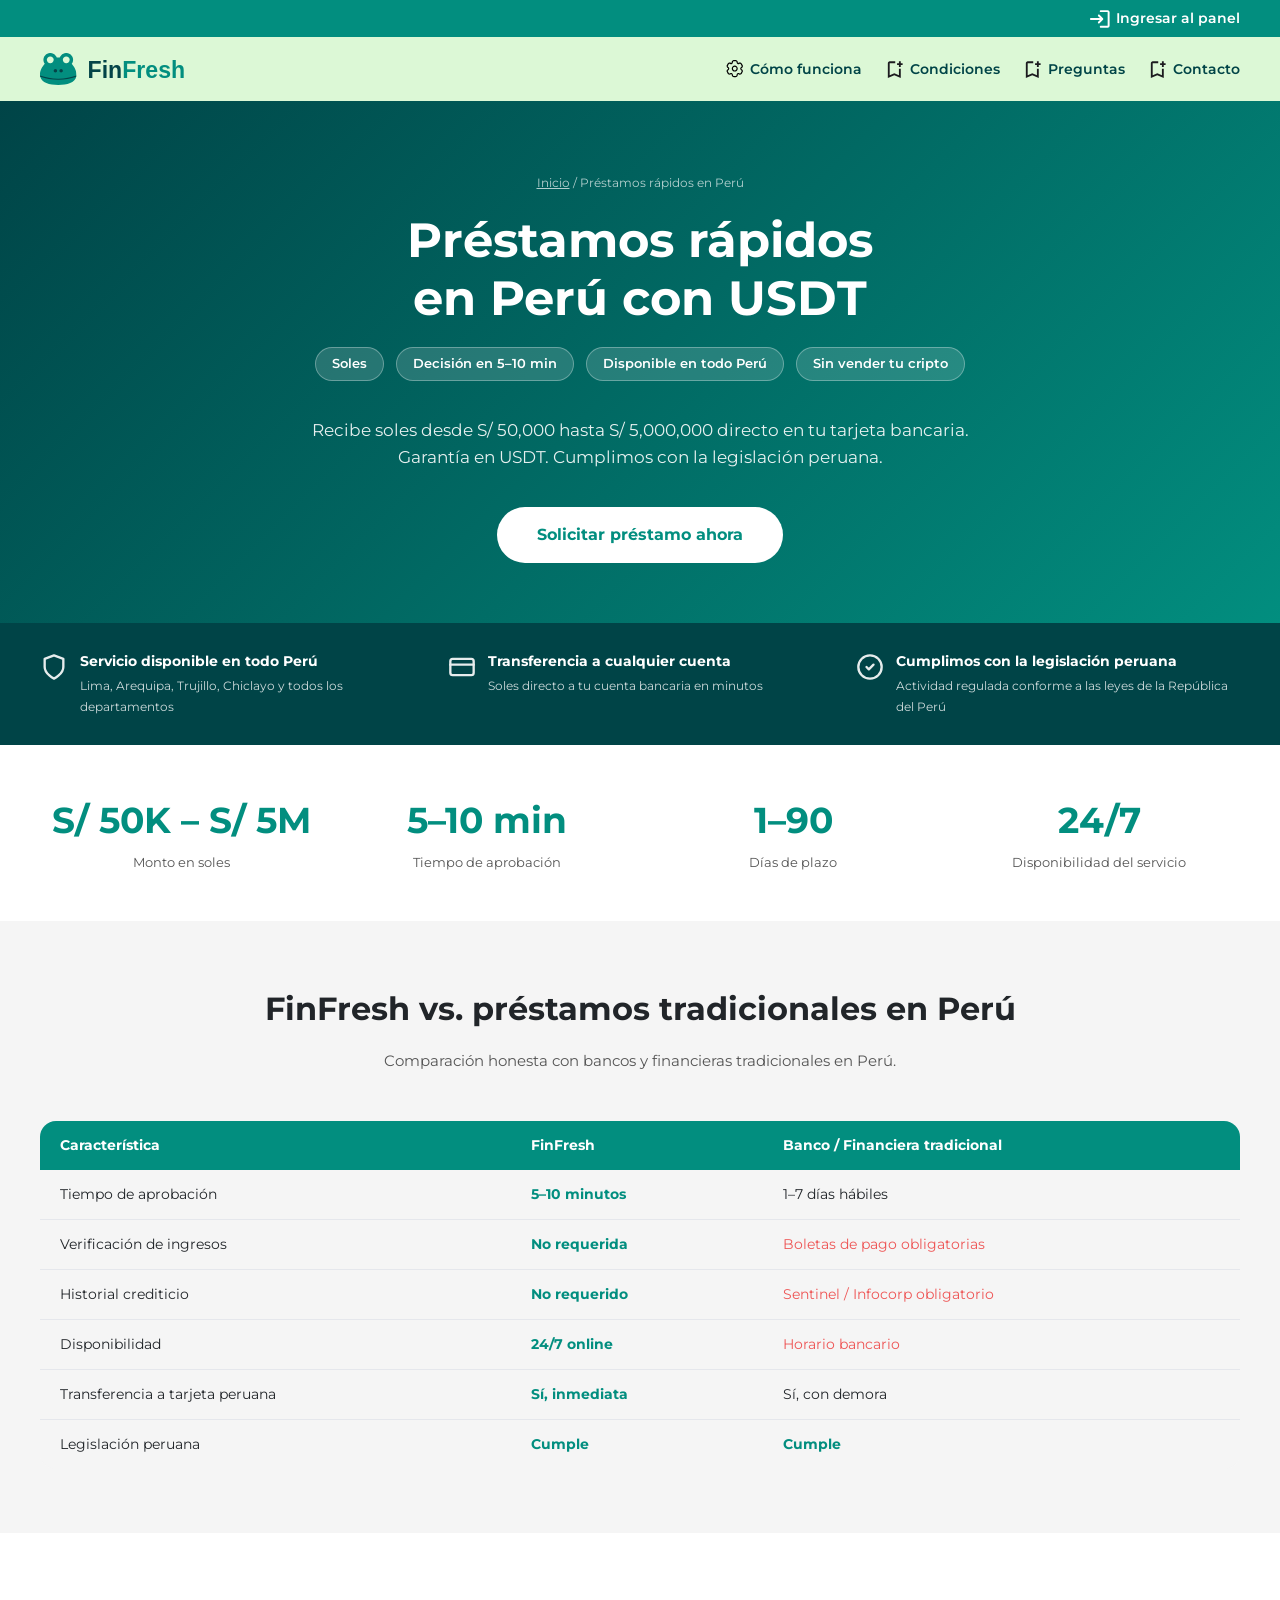
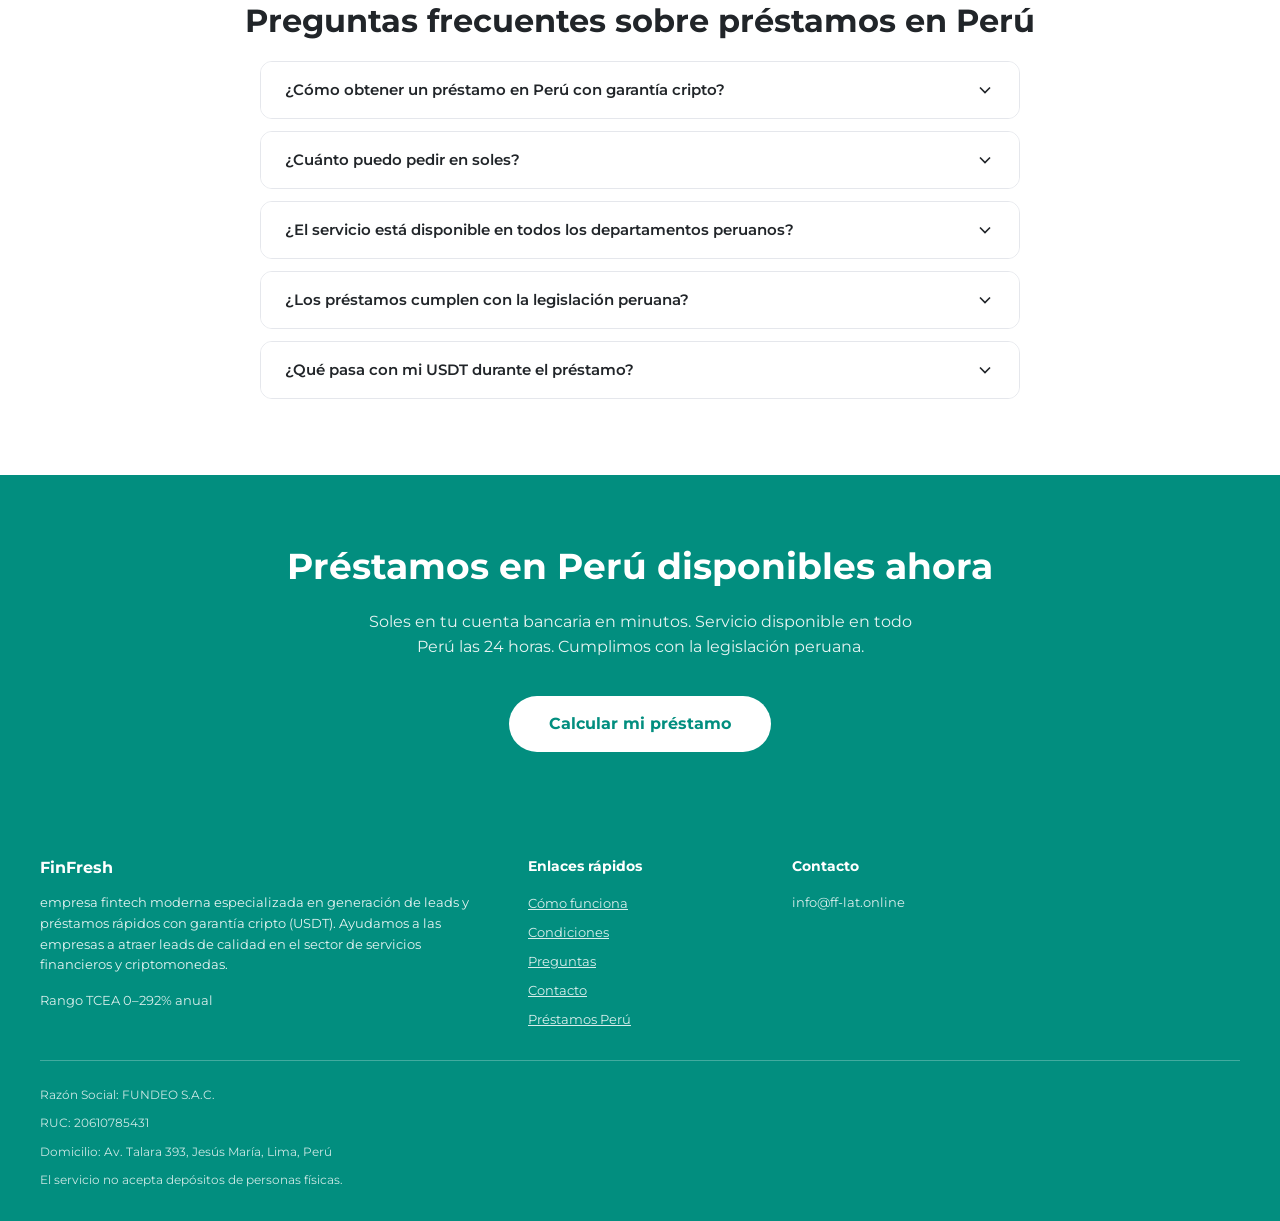
<file: prestamos-peru/index.html>
<!DOCTYPE html>
<html lang="es">
<head>
<!-- Google Tag Manager -->
<script>(function(w,d,s,l,i){w[l]=w[l]||[];w[l].push({'gtm.start':
new Date().getTime(),event:'gtm.js'});var f=d.getElementsByTagName(s)[0],
j=d.createElement(s),dl=l!='dataLayer'?'&l='+l:'';j.async=true;j.src=
'https://www.googletagmanager.com/gtm.js?id='+i+dl;f.parentNode.insertBefore(j,f);
})(window,document,'script','dataLayer','GTM-P6Q9JS35');</script>
<!-- End Google Tag Manager -->
<!-- Google tag (gtag.js) -->
<script async src="https://www.googletagmanager.com/gtag/js?id=G-MBYTDG7WHK"></script>
<script>
  window.dataLayer = window.dataLayer || [];
  function gtag(){dataLayer.push(arguments);}
  gtag('js', new Date());
  gtag('config', 'G-MBYTDG7WHK');
</script>
<!-- End Google tag -->

  <meta charset="UTF-8" />
  <meta name="viewport" content="width=device-width, initial-scale=1.0" />
  <link rel="icon" href="/img/header_logo.svg" type="image/svg+xml"/>

  <!-- ═══ SEO ═══ -->
  <title>Préstamos rápidos en Perú | Garantía USDT | Soles | FinFresh</title>
  <meta name="description" content="Préstamos rápidos en Perú con garantía USDT. Recibe soles en minutos sin vender tu crypto. De S/ 50,000 a S/ 5,000,000. Transferencia a cualquier cuenta. Cumplimos con la legislación peruana." />
  <meta name="robots" content="index, follow" />
  <meta name="keywords" content="préstamos rápidos Perú, préstamos Perú soles, créditos online Perú, préstamos con cripto Perú, USDT Perú" />

  <!-- ═══ Canonical & hreflang ═══ -->
  <link rel="canonical" href="https://www.ff-lat.online/prestamos-peru" />
  <link rel="alternate" hreflang="es" href="https://www.ff-lat.online/prestamos-peru" />
  <link rel="alternate" hreflang="x-default" href="https://www.ff-lat.online/prestamos-peru" />

  <!-- ═══ Open Graph ═══ -->
  <meta property="og:type"        content="website" />
  <meta property="og:url"         content="https://www.ff-lat.online/prestamos-peru" />
  <meta property="og:title"       content="Préstamos rápidos en Perú | Garantía USDT | FinFresh" />
  <meta property="og:description" content="Préstamos rápidos en Perú con garantía cripto. Soles a tu cuenta bancaria en minutos. Sin vender tu USDT." />
  <meta property="og:image"       content="https://www.ff-lat.online/img/og-image.png" />
  <meta property="og:locale"      content="es_PE" />
  <meta property="og:site_name"   content="FinFresh" />

  <!-- ═══ Twitter Card ═══ -->
  <meta name="twitter:card"        content="summary_large_image" />
  <meta name="twitter:title"       content="Préstamos rápidos en Perú | FinFresh" />
  <meta name="twitter:description" content="Soles con garantía USDT en minutos. Transferencia a cualquier cuenta." />
  <meta name="twitter:image"       content="https://www.ff-lat.online/img/og-image.png" />

  <!-- ═══ Schema.org ═══ -->
  <script type="application/ld+json">
  {
    "@context": "https://schema.org",
    "@graph": [
      {
        "@type": "FinancialService",
        "name": "FinFresh – Préstamos en Perú",
        "url": "https://www.ff-lat.online/prestamos-peru",
        "areaServed": "Perú",
        "serviceType": "Préstamos con garantía cripto",
        "description": "Préstamos rápidos en Perú con garantía USDT. Soles a tarjetas bancarias. Cumplimos con la legislación peruana.",
        "provider": {
          "@type": "Person",
          "name": "FUNDEO S.A.C.",
          "address": {
            "@type": "PostalAddress",
            "streetAddress": "Av. Talara 393",
            "addressLocality": "Jesús María, Lima",
            "addressCountry": "PE"
          }
        },
        "offers": {
          "@type": "AggregateOffer",
          "priceCurrency": "PEN",
          "lowPrice": 50000,
          "highPrice": 5000000,
          "offerCount": 1
        }
      },
      {
        "@type": "FAQPage",
        "mainEntity": [
          {
            "@type": "Question",
            "name": "¿Cómo obtener un préstamo en Perú con garantía cripto?",
            "acceptedAnswer": {
              "@type": "Answer",
              "text": "Regístrate en FinFresh, deposita USDT como garantía y recibe soles en tu cuenta bancaria en 5–10 minutos. El servicio está disponible en todo Perú."
            }
          },
          {
            "@type": "Question",
            "name": "¿Cuánto puedo pedir prestado en soles?",
            "acceptedAnswer": {
              "@type": "Answer",
              "text": "El rango de préstamos es de S/ 50,000 a S/ 5,000,000 (PEN), con plazos de 1 a 90 días."
            }
          },
          {
            "@type": "Question",
            "name": "¿Los préstamos están disponibles en todo Perú?",
            "acceptedAnswer": {
              "@type": "Answer",
              "text": "Sí, el servicio está disponible en todo Perú: Lima, Arequipa, Trujillo, Chiclayo y todos los departamentos. El proceso es 100% online."
            }
          }
        ]
      },
      {
        "@type": "BreadcrumbList",
        "itemListElement": [
          { "@type": "ListItem", "position": 1, "name": "Inicio", "item": "https://www.ff-lat.online/" },
          { "@type": "ListItem", "position": 2, "name": "Préstamos en Perú", "item": "https://www.ff-lat.online/prestamos-peru" }
        ]
      }
    ]
  }
  </script>

  <link rel="preconnect" href="https://fonts.googleapis.com" />
  <link rel="preconnect" href="https://fonts.gstatic.com" crossorigin />
  <link href="https://fonts.googleapis.com/css2?family=Montserrat:wght@400;500;600;700&display=swap" rel="stylesheet" />

  <style>
    *, *::before, *::after { box-sizing: border-box; margin: 0; padding: 0; }
    :root {
      --green: #028E7F; --lightgreen: #DCF8D6; --darkgreen: #004447;
      --gray-bg: #F5F5F5; --border: #E5E7EC; --text: #212529; --muted: #555;
      --radius-card: 20px; --font: 'Montserrat', sans-serif;
    }
    body { font-family: var(--font); color: var(--text); font-size: 14px; line-height: 1.5; overflow-x: hidden; }
    a { text-decoration: none; color: inherit; }
    ul { list-style: none; }
    img { display: block; max-width: 100%; }
    .container { width: 100%; max-width: 1240px; margin: 0 auto; padding: 0 20px; }

    /* HEADER */
    .header__top { background: var(--green); padding: 8px 0; }
    .header__bottom { background: var(--lightgreen); padding: 14px 0; }
    .header__top .container { display: flex; justify-content: flex-end; align-items: center; gap: 16px; }
    .header__bottom .container { display: flex; justify-content: space-between; align-items: center; }
    .logo img { height: 36px; }
    .header__nav ul { display: flex; gap: 24px; }
    .header__nav a { display: flex; align-items: center; gap: 6px; font-size: 14px; font-weight: 600; color: var(--darkgreen); }
    .header__nav a:hover { color: var(--green); }
    .header__nav img { width: 18px; height: 18px; }
    .enter-account { display: flex; align-items: center; color: #fff; font-size: 14px; font-weight: 600; gap: 6px; }
    .enter-account img { width: 20px; height: 20px; }

    /* HERO */
    .page-hero { background: linear-gradient(135deg, #004447 0%, #028E7F 100%); color: #fff; padding: 72px 0 60px; text-align: center; }
    .page-hero .breadcrumb { font-size: 12px; opacity: .7; margin-bottom: 20px; }
    .page-hero .breadcrumb a { color: #fff; text-decoration: underline; }
    .page-hero h1 { font-size: clamp(28px, 5vw, 48px); font-weight: 700; line-height: 1.2; margin-bottom: 20px; }
    .page-hero p { font-size: 17px; opacity: .9; max-width: 680px; margin: 0 auto 36px; line-height: 1.6; }
    .hero-badges { display: flex; gap: 12px; justify-content: center; flex-wrap: wrap; margin-bottom: 36px; }
    .badge { background: rgba(255,255,255,.15); border: 1px solid rgba(255,255,255,.3); color: #fff; border-radius: 50px; padding: 6px 16px; font-size: 13px; font-weight: 600; }
    .btn-primary { display: inline-block; background: #fff; color: var(--green); font-size: 16px; font-weight: 700; padding: 16px 40px; border-radius: 50px; transition: transform .2s, box-shadow .2s; }
    .btn-primary:hover { transform: translateY(-2px); box-shadow: 0 8px 24px rgba(0,0,0,.15); }

    /* TRUST STRIP */
    .trust-strip { background: var(--darkgreen); color: #fff; padding: 28px 0; }
    .trust-strip__grid { display: grid; grid-template-columns: repeat(3, 1fr); gap: 24px; }
    .trust-item { display: flex; align-items: flex-start; gap: 12px; }
    .trust-item svg { flex-shrink: 0; opacity: .9; margin-top: 2px; }
    .trust-item strong { display: block; font-size: 14px; font-weight: 700; margin-bottom: 3px; }
    .trust-item span { font-size: 12px; opacity: .8; line-height: 1.5; }

    /* STATS */
    .stats-section { background: #fff; padding: 48px 0; }
    .stats-grid { display: grid; grid-template-columns: repeat(4, 1fr); gap: 24px; text-align: center; }
    .stat-val { font-size: 36px; font-weight: 700; color: var(--green); display: block; }
    .stat-label { font-size: 13px; color: var(--muted); margin-top: 6px; }

    /* SECTIONS */
    .section { padding: 64px 0; }
    .section--gray { background: var(--gray-bg); }
    .section-title { font-size: clamp(22px, 4vw, 32px); font-weight: 700; text-align: center; margin-bottom: 16px; }
    .section-subtitle-text { text-align: center; color: var(--muted); max-width: 620px; margin: 0 auto 48px; font-size: 15px; line-height: 1.6; }

    /* TABLE */
    .compare-table { width: 100%; border-collapse: collapse; border-radius: 16px; overflow: hidden; }
    .compare-table th { background: var(--green); color: #fff; padding: 14px 20px; text-align: left; font-size: 14px; }
    .compare-table td { padding: 14px 20px; border-bottom: 1px solid var(--border); font-size: 14px; }
    .compare-table tr:last-child td { border-bottom: none; }
    .compare-table tr:nth-child(even) td { background: var(--gray-bg); }
    .check { color: var(--green); font-weight: 700; }
    .cross { color: #e55; }

    /* FAQ */
    .faq-list { max-width: 760px; margin: 0 auto; }
    .faq-item { border: 1px solid var(--border); border-radius: 12px; margin-bottom: 12px; overflow: hidden; }
    .faq-q { width: 100%; background: #fff; border: none; padding: 18px 24px; text-align: left; font-size: 15px; font-weight: 600; cursor: pointer; display: flex; justify-content: space-between; align-items: center; font-family: var(--font); color: var(--text); }
    .faq-a { max-height: 0; overflow: hidden; transition: max-height .3s ease, padding .3s ease; font-size: 14px; color: var(--muted); line-height: 1.7; padding: 0 24px; }
    .faq-item.open .faq-a { max-height: 300px; padding: 0 24px 18px; }

    /* CTA BLOCK */
    .cta-block { background: var(--green); color: #fff; padding: 64px 0; text-align: center; }
    .cta-block h2 { font-size: clamp(22px, 4vw, 36px); font-weight: 700; margin-bottom: 16px; }
    .cta-block p { font-size: 16px; opacity: .9; max-width: 560px; margin: 0 auto 36px; line-height: 1.6; }
    .btn-white { display: inline-block; background: #fff; color: var(--green); font-size: 16px; font-weight: 700; padding: 16px 40px; border-radius: 50px; transition: transform .2s; }
    .btn-white:hover { transform: translateY(-2px); }

    /* FOOTER */
    .footer { background: var(--green); color: #fff; padding: 40px 0 30px; }
    .footer-grid { display: grid; grid-template-columns: 2fr 1fr 2fr; gap: 40px; padding-bottom: 30px; border-bottom: 1px solid rgba(255,255,255,.25); margin-bottom: 24px; }
    .footer-about .brand { font-size: 16px; font-weight: 700; margin-bottom: 12px; }
    .footer-about p { font-size: 13px; line-height: 1.6; opacity: .9; }
    .footer-about .psk { font-size: 13px; margin-top: 16px; opacity: .85; }
    .footer-links h5, .footer-contact h5 { font-size: 14px; font-weight: 700; margin-bottom: 16px; }
    .footer-links ul li + li { margin-top: 8px; }
    .footer-links a { font-size: 13px; color: rgba(255,255,255,.85); text-decoration: underline; }
    .footer-contact .email { font-size: 13px; opacity: .85; }
    .footer-legal { font-size: 12px; line-height: 1.7; opacity: .8; }
    .footer-legal p + p { margin-top: 8px; }

    @media (max-width: 900px) {
      .trust-strip__grid { grid-template-columns: 1fr 1fr; }
      .stats-grid { grid-template-columns: 1fr 1fr; }
      .footer-grid { grid-template-columns: 1fr 1fr; }
    }
    @media (max-width: 600px) {
      .trust-strip__grid, .stats-grid, .footer-grid { grid-template-columns: 1fr; }
      .header__nav { display: none; }
    }
  </style>
</head>
<body>
<!-- Google Tag Manager (noscript) -->
<noscript><iframe src="https://www.googletagmanager.com/ns.html?id=GTM-P6Q9JS35"
height="0" width="0" style="display:none;visibility:hidden"></iframe></noscript>
<!-- End Google Tag Manager (noscript) -->

<!-- HEADER -->
<header>
  <div class="header__top">
    <div class="container">
      <a href="https://www.ff-lat.online/" class="enter-account">
        <img src="/img/login.svg" alt="" />
        Ingresar al panel
      </a>
    </div>
  </div>
  <div class="header__bottom">
    <div class="container">
      <a href="https://www.ff-lat.online/" class="logo">
        <img src="/img/header_logo.svg" alt="FinFresh – préstamos en Perú" />
      </a>
      <nav class="header__nav">
        <ul>
          <li><a href="/kak-eto-rabotaet/"><img src="/img/settings.svg" alt="" />Cómo funciona</a></li>
          <li><a href="/usloviya/"><img src="/img/bookmark_add.svg" alt="" />Condiciones</a></li>
          <li><a href="/faq/"><img src="/img/bookmark_add.svg" alt="" />Preguntas</a></li>
          <li><a href="/kontakt/"><img src="/img/bookmark_add.svg" alt="" />Contacto</a></li>
        </ul>
      </nav>
    </div>
  </div>
</header>

<!-- HERO -->
<section class="page-hero">
  <div class="container">
    <p class="breadcrumb"><a href="https://www.ff-lat.online/">Inicio</a> / Préstamos rápidos en Perú</p>
    <h1>Préstamos rápidos<br>en Perú con USDT</h1>
    <div class="hero-badges">
      <span class="badge">Soles</span>
      <span class="badge">Decisión en 5–10 min</span>
      <span class="badge">Disponible en todo Perú</span>
      <span class="badge">Sin vender tu cripto</span>
    </div>
    <p>Recibe soles desde S/ 50,000 hasta S/ 5,000,000 directo en tu tarjeta bancaria. Garantía en USDT. Cumplimos con la legislación peruana.</p>
    <a href="https://www.ff-lat.online/" class="btn-primary" onclick="gtag('event','click',{event_category:'button',event_label:'prestamos_peru_hero_cta'});">Solicitar préstamo ahora</a>
  </div>
</section>

<!-- TRUST STRIP -->
<div class="trust-strip">
  <div class="container">
    <div class="trust-strip__grid">
      <div class="trust-item">
        <svg width="28" height="28" viewBox="0 0 24 24" fill="none" stroke="currentColor" stroke-width="2" stroke-linecap="round" stroke-linejoin="round"><path d="M12 22s8-4 8-10V5l-8-3-8 3v7c0 6 8 10 8 10z"/></svg>
        <div>
          <strong>Servicio disponible en todo Perú</strong>
          <span>Lima, Arequipa, Trujillo, Chiclayo y todos los departamentos</span>
        </div>
      </div>
      <div class="trust-item">
        <svg width="28" height="28" viewBox="0 0 24 24" fill="none" stroke="currentColor" stroke-width="2" stroke-linecap="round" stroke-linejoin="round"><rect x="2" y="5" width="20" height="14" rx="2"/><line x1="2" y1="10" x2="22" y2="10"/></svg>
        <div>
          <strong>Transferencia a cualquier cuenta</strong>
          <span>Soles directo a tu cuenta bancaria en minutos</span>
        </div>
      </div>
      <div class="trust-item">
        <svg width="28" height="28" viewBox="0 0 24 24" fill="none" stroke="currentColor" stroke-width="2" stroke-linecap="round" stroke-linejoin="round"><path d="M9 12l2 2 4-4"/><path d="M12 2a10 10 0 1 0 0 20 10 10 0 0 0 0-20z"/></svg>
        <div>
          <strong>Cumplimos con la legislación peruana</strong>
          <span>Actividad regulada conforme a las leyes de la República del Perú</span>
        </div>
      </div>
    </div>
  </div>
</div>

<!-- STATS -->
<div class="stats-section">
  <div class="container">
    <div class="stats-grid">
      <div>
        <span class="stat-val">S/ 50K – S/ 5M</span>
        <p class="stat-label">Monto en soles</p>
      </div>
      <div>
        <span class="stat-val">5–10 min</span>
        <p class="stat-label">Tiempo de aprobación</p>
      </div>
      <div>
        <span class="stat-val">1–90</span>
        <p class="stat-label">Días de plazo</p>
      </div>
      <div>
        <span class="stat-val">24/7</span>
        <p class="stat-label">Disponibilidad del servicio</p>
      </div>
    </div>
  </div>
</div>

<!-- COMPARATIVA -->
<section class="section section--gray">
  <div class="container">
    <h2 class="section-title">FinFresh vs. préstamos tradicionales en Perú</h2>
    <p class="section-subtitle-text">Comparación honesta con bancos y financieras tradicionales en Perú.</p>
    <table class="compare-table">
      <thead>
        <tr>
          <th>Característica</th>
          <th>FinFresh</th>
          <th>Banco / Financiera tradicional</th>
        </tr>
      </thead>
      <tbody>
        <tr>
          <td>Tiempo de aprobación</td>
          <td class="check">5–10 minutos</td>
          <td>1–7 días hábiles</td>
        </tr>
        <tr>
          <td>Verificación de ingresos</td>
          <td class="check">No requerida</td>
          <td class="cross">Boletas de pago obligatorias</td>
        </tr>
        <tr>
          <td>Historial crediticio</td>
          <td class="check">No requerido</td>
          <td class="cross">Sentinel / Infocorp obligatorio</td>
        </tr>
        <tr>
          <td>Disponibilidad</td>
          <td class="check">24/7 online</td>
          <td class="cross">Horario bancario</td>
        </tr>
        <tr>
          <td>Transferencia a tarjeta peruana</td>
          <td class="check">Sí, inmediata</td>
          <td>Sí, con demora</td>
        </tr>
        <tr>
          <td>Legislación peruana</td>
          <td class="check">Cumple</td>
          <td class="check">Cumple</td>
        </tr>
      </tbody>
    </table>
  </div>
</section>

<!-- FAQ -->
<section class="section">
  <div class="container">
    <h2 class="section-title">Preguntas frecuentes sobre préstamos en Perú</h2>
    <div class="faq-list">
      <div class="faq-item">
        <button class="faq-q" onclick="this.parentElement.classList.toggle('open')">
          ¿Cómo obtener un préstamo en Perú con garantía cripto?
          <svg width="20" height="20" viewBox="0 0 24 24" fill="none" stroke="currentColor" stroke-width="2"><path d="M6 9l6 6 6-6"/></svg>
        </button>
        <div class="faq-a">Regístrate en FinFresh, completa el formulario online, deposita USDT como garantía y recibe soles en tu cuenta bancaria en 5–10 minutos. El servicio está disponible en todo Perú las 24 horas.</div>
      </div>
      <div class="faq-item">
        <button class="faq-q" onclick="this.parentElement.classList.toggle('open')">
          ¿Cuánto puedo pedir en soles?
          <svg width="20" height="20" viewBox="0 0 24 24" fill="none" stroke="currentColor" stroke-width="2"><path d="M6 9l6 6 6-6"/></svg>
        </button>
        <div class="faq-a">El monto mínimo es S/ 50,000 y el máximo es S/ 5,000,000 (PEN). El plazo va de 1 a 90 días. El monto exacto disponible depende del valor de tu garantía en USDT.</div>
      </div>
      <div class="faq-item">
        <button class="faq-q" onclick="this.parentElement.classList.toggle('open')">
          ¿El servicio está disponible en todos los departamentos peruanos?
          <svg width="20" height="20" viewBox="0 0 24 24" fill="none" stroke="currentColor" stroke-width="2"><path d="M6 9l6 6 6-6"/></svg>
        </button>
        <div class="faq-a">Sí. FinFresh opera en todo Perú: Lima, Arequipa, Trujillo, Chiclayo, Cusco, Piura y todos los demás departamentos. Al ser un servicio 100% online, puedes acceder desde cualquier lugar del país.</div>
      </div>
      <div class="faq-item">
        <button class="faq-q" onclick="this.parentElement.classList.toggle('open')">
          ¿Los préstamos cumplen con la legislación peruana?
          <svg width="20" height="20" viewBox="0 0 24 24" fill="none" stroke="currentColor" stroke-width="2"><path d="M6 9l6 6 6-6"/></svg>
        </button>
        <div class="faq-a">Sí. FinFresh cumple con la legislación peruana vigente en materia de crédito al consumo. La tasa de costo efectivo anual (TCEA) varía entre 0% y 292% anual. Todas las condiciones se informan claramente antes de firmar el contrato.</div>
      </div>
      <div class="faq-item">
        <button class="faq-q" onclick="this.parentElement.classList.toggle('open')">
          ¿Qué pasa con mi USDT durante el préstamo?
          <svg width="20" height="20" viewBox="0 0 24 24" fill="none" stroke="currentColor" stroke-width="2"><path d="M6 9l6 6 6-6"/></svg>
        </button>
        <div class="faq-a">Tu USDT se bloquea como garantía y permanece tuyo. No se vende ni se transfiere. Una vez que pagas el préstamo en su totalidad, tu criptomoneda queda desbloqueada y vuelve a estar disponible en tu billetera.</div>
      </div>
    </div>
  </div>
</section>

<!-- CTA -->
<section class="cta-block">
  <div class="container">
    <h2>Préstamos en Perú disponibles ahora</h2>
    <p>Soles en tu cuenta bancaria en minutos. Servicio disponible en todo Perú las 24 horas. Cumplimos con la legislación peruana.</p>
    <a href="https://www.ff-lat.online/" class="btn-white" onclick="gtag('event','click',{event_category:'button',event_label:'prestamos_peru_bottom_cta'});">Calcular mi préstamo</a>
  </div>
</section>

<!-- FOOTER -->
<footer class="footer">
  <div class="container">
    <div class="footer-grid">
      <div class="footer-about">
        <div class="brand"><strong>FinFresh</strong></div>
        <p>empresa fintech moderna especializada en generación de leads y préstamos rápidos con garantía cripto (USDT). Ayudamos a las empresas a atraer leads de calidad en el sector de servicios financieros y criptomonedas.</p>
        <div class="psk">Rango TCEA 0–292% anual</div>
      </div>
      <div class="footer-links">
        <h5>Enlaces rápidos</h5>
        <ul>
          <li><a href="/kak-eto-rabotaet/">Cómo funciona</a></li>
          <li><a href="/usloviya/">Condiciones</a></li>
          <li><a href="/faq/">Preguntas</a></li>
          <li><a href="/kontakt/">Contacto</a></li>
          <li><a href="/peru/">Préstamos Perú</a></li>
        </ul>
      </div>
      <div class="footer-contact">
        <h5>Contacto</h5>
        <div class="email">info@ff-lat.online</div>
      </div>
    </div>
    <div class="footer-legal">
      <p>Razón Social: FUNDEO S.A.C.</p>
      <p>RUC: 20610785431</p>
      <p>Domicilio: Av. Talara 393, Jesús María, Lima, Perú</p>
      <p>El servicio no acepta depósitos de personas físicas.</p>
    </div>
  </div>
</footer>

<script>
  document.querySelectorAll('.faq-q').forEach(btn => {
    btn.addEventListener('click', () => btn.parentElement.classList.toggle('open'));
  });
</script>

</body>
</html>
</file>
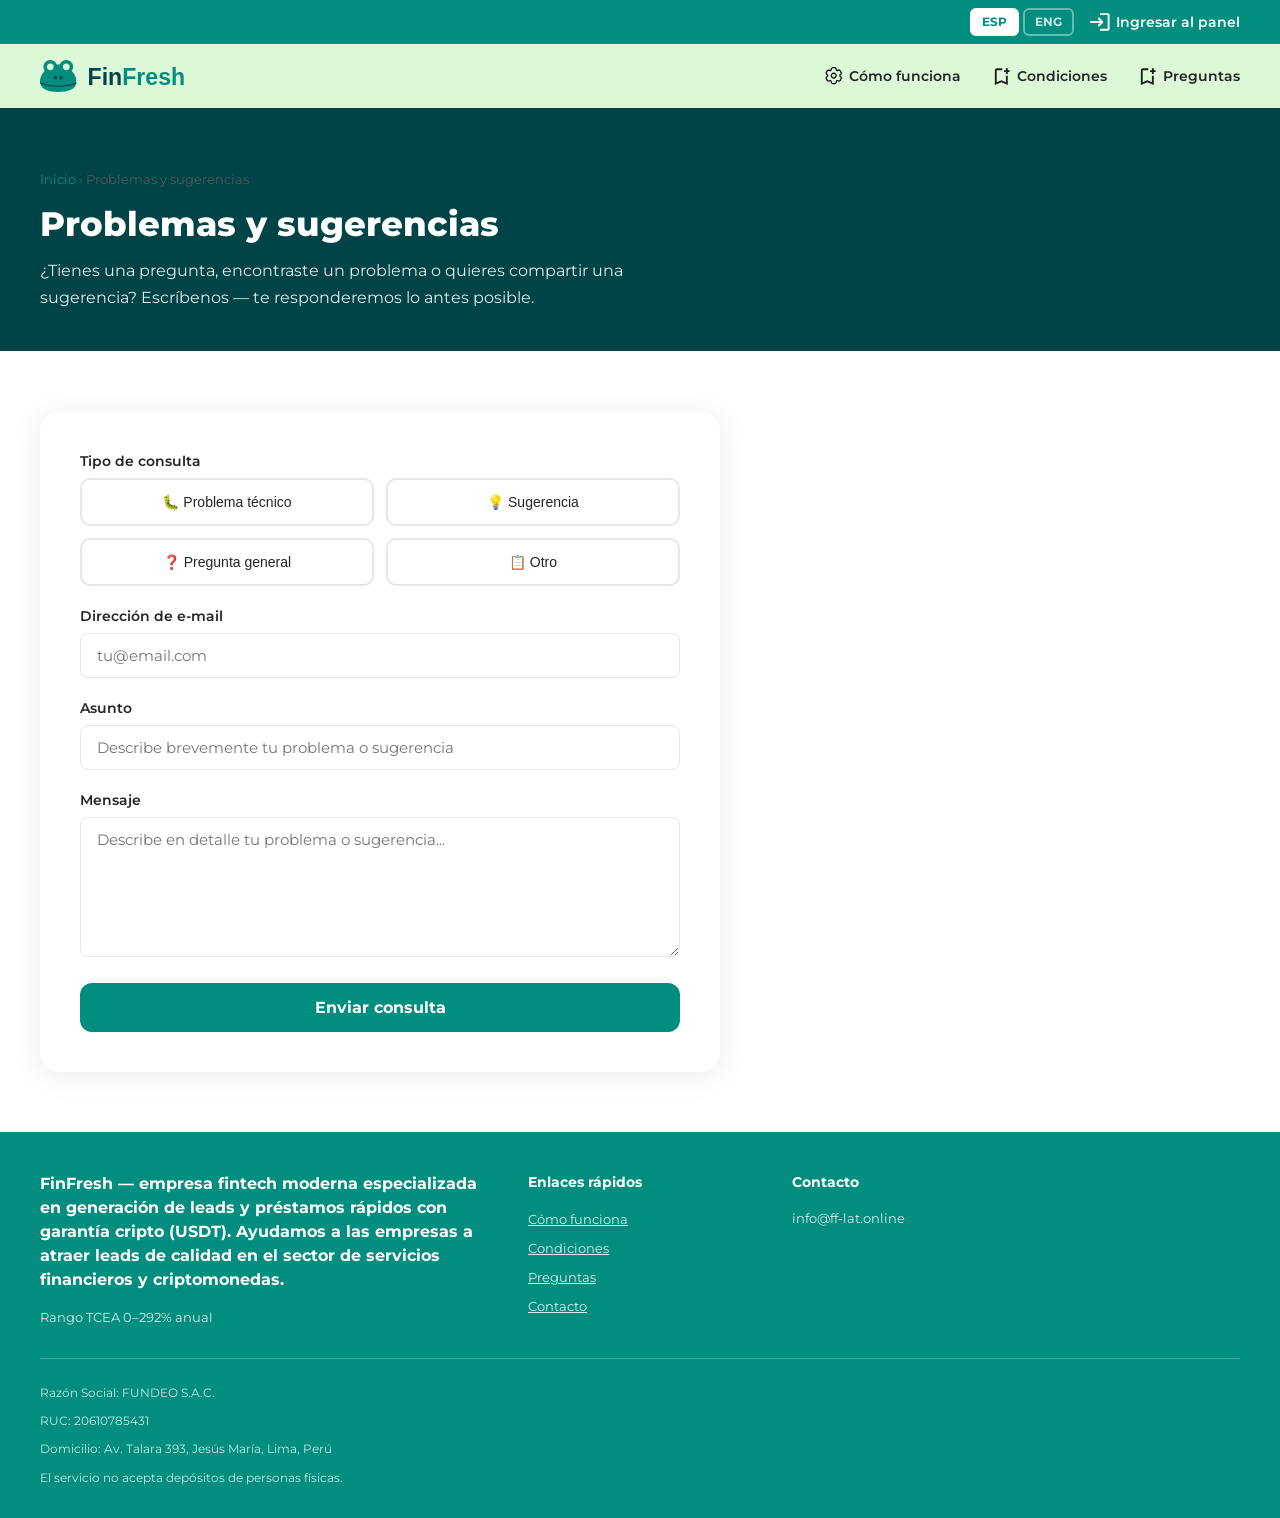
<file: problemy-i-sugestie/index.html>
<!DOCTYPE html>
<html lang="es">
<head>
<!-- Google Tag Manager -->
<script>(function(w,d,s,l,i){w[l]=w[l]||[];w[l].push({'gtm.start':
new Date().getTime(),event:'gtm.js'});var f=d.getElementsByTagName(s)[0],
j=d.createElement(s),dl=l!='dataLayer'?'&l='+l:'';j.async=true;j.src=
'https://www.googletagmanager.com/gtm.js?id='+i+dl;f.parentNode.insertBefore(j,f);
})(window,document,'script','dataLayer','GTM-P6Q9JS35');</script>
<!-- End Google Tag Manager -->
<!-- Google tag (gtag.js) -->
<script async src="https://www.googletagmanager.com/gtag/js?id=G-MBYTDG7WHK"></script>
<script>
  window.dataLayer = window.dataLayer || [];
  function gtag(){dataLayer.push(arguments);}
  gtag('js', new Date());
  gtag('config', 'G-MBYTDG7WHK');
</script>
<!-- End Google tag -->


  <meta charset="UTF-8"/>
  <meta name="viewport" content="width=device-width, initial-scale=1.0"/>
  <link rel="icon" href="/img/header_logo.svg" type="image/svg+xml"/>
  <title>Problemas y sugerencias – Contacto | FinFresh</title>
  <meta name="description" content="Reporta un problema técnico o comparte una sugerencia sobre el servicio FinFresh. Contáctanos online — te responderemos lo antes posible."/>
  <meta name="robots" content="index, follow"/>
  <link rel="canonical" href="https://www.ff-lat.online/problemy-i-sugestie"/>
  <link rel="alternate" hreflang="es" href="https://www.ff-lat.online/problemy-i-sugestie"/>
  <link rel="alternate" hreflang="en" href="https://www.ff-lat.online/problemy-i-sugestie"/>
  <link rel="alternate" hreflang="x-default" href="https://www.ff-lat.online/problemy-i-sugestie"/>

  <meta property="og:type"        content="website"/>
  <meta property="og:url"         content="https://www.ff-lat.online/problemy-i-sugestie"/>
  <meta property="og:title"       content="Problemas y sugerencias – Contacto | FinFresh"/>
  <meta property="og:description" content="Reporta un problema o comparte una sugerencia. Contáctanos con FinFresh online."/>
  <meta property="og:image"       content="https://www.ff-lat.online/img/og-image.png"/>
  <meta property="og:locale"      content="es_PE"/>
  <meta property="og:locale:alternate" content="en_US"/>
  <meta property="og:site_name"   content="FinFresh"/>

  <script type="application/ld+json">
  {
    "@context": "https://schema.org",
    "@type": "BreadcrumbList",
    "itemListElement": [
      { "@type": "ListItem", "position": 1, "name": "Inicio", "item": "https://www.ff-lat.online/" },
      { "@type": "ListItem", "position": 2, "name": "Problemas y sugerencias", "item": "https://www.ff-lat.online/problemy-i-sugestie" }
    ]
  }
  </script>
  <!-- ═══ Twitter Card ═══ -->
  <meta name="twitter:card" content="summary_large_image"/>
  <meta name="twitter:title" content="Problemas y sugerencias – Contacto | FinFresh"/>
  <meta name="twitter:description" content="Reporta un problema o comparte una sugerencia. Contáctanos con FinFresh online."/>
  <meta name="twitter:image" content="https://www.ff-lat.online/img/og-image.png"/>


  <link rel="preconnect" href="https://fonts.googleapis.com"/>
  <link rel="preconnect" href="https://fonts.gstatic.com" crossorigin/>
  <link href="https://fonts.googleapis.com/css2?family=Montserrat:wght@400;500;600;700&display=swap" rel="stylesheet"/>
  <link rel="stylesheet" href="../css/main.css"/>

  <style>
    :root { --green:#028E7F; --lightgreen:#DCF8D6; --darkgreen:#004447; --gray-bg:#F5F5F5; --border:#E5E7EC; --cyan:#29BBCF; --text:#212529; --muted:#555; --font:'Montserrat',sans-serif; --radius-card:20px; }
    body { font-family:var(--font); color:var(--text); font-size:14px; line-height:1.5; overflow-x:hidden; }
    a { text-decoration:none; color:inherit; } ul { list-style:none; } img { display:block; max-width:100%; }
    .container { width:100%; max-width:1240px; margin:0 auto; padding:0 20px; }

    .header__top { background:var(--green); padding:8px 0; }
    .header__bottom { background:var(--lightgreen); padding:14px 0; }
    .header__top .container, .header__bottom .container { display:flex; align-items:center; }
    .header__top .container { justify-content:flex-end; gap:16px; }
    .header__bottom .container { justify-content:space-between; }
    .enter-account { display:flex; align-items:center; color:#fff; font-size:14px; font-weight:600; gap:6px; }
    .enter-account img { width:20px; height:20px; }
    .enter-account:hover { opacity:.85; }
    .lang-switcher { display:flex; align-items:center; gap:4px; }
    .lang-btn { padding:3px 10px; font-size:12px; font-weight:700; border:2px solid rgba(255,255,255,.4); border-radius:6px; cursor:pointer; background:transparent; color:rgba(255,255,255,.8); transition:all .2s; font-family:var(--font); line-height:1.5; }
    .lang-btn.active { background:#fff; color:var(--green); border-color:#fff; }
    .lang-btn:not(.active):hover { border-color:#fff; color:#fff; }
    .logo img { height:36px; }
    .header__nav ul { display:flex; align-items:center; gap:32px; }
    .header__nav a { display:flex; align-items:center; gap:6px; font-size:14px; font-weight:600; color:var(--text); transition:color .2s; }
    .header__nav a:hover, .header__nav a.active { color:var(--green); }
    .header__nav img { width:18px; height:18px; }
    .burger-btn { display:none; background:none; border:none; cursor:pointer; padding:6px; flex-direction:column; gap:5px; align-items:center; justify-content:center; border-radius:6px; transition:background .2s; }
    .burger-btn span { display:block; width:22px; height:2px; background:var(--text); border-radius:2px; transition:transform .3s, opacity .3s; }
    .burger-btn.open span:nth-child(1) { transform:translateY(7px) rotate(45deg); }
    .burger-btn.open span:nth-child(2) { opacity:0; transform:scaleX(0); }
    .burger-btn.open span:nth-child(3) { transform:translateY(-7px) rotate(-45deg); }
    .mobile-nav { display:none; background:var(--lightgreen); border-top:1px solid rgba(2,142,127,.2); }
    .mobile-nav.open { display:block; }
    .mobile-nav ul { padding:10px 16px 4px; display:flex; flex-direction:column; gap:2px; }
    .mobile-nav li a { display:flex; align-items:center; gap:10px; padding:12px 14px; font-size:15px; font-weight:600; color:var(--text); border-radius:10px; transition:background .2s, color .2s; }
    .mobile-nav li a:hover, .mobile-nav li a.active { background:rgba(2,142,127,.12); color:var(--green); }
    .mobile-nav li a img { width:18px; height:18px; }
    .mobile-login { margin:4px 16px 8px; }
    .mobile-login a { display:flex; align-items:center; justify-content:center; gap:8px; background:var(--green); color:#fff; padding:13px 20px; border-radius:10px; font-weight:600; font-size:15px; width:100%; }
    .mobile-lang { padding:4px 16px 14px; display:flex; gap:8px; }
    .mobile-lang .lang-btn { flex:1; text-align:center; padding:10px; font-size:13px; border-color:rgba(0,0,0,.18); color:var(--text); }
    .mobile-lang .lang-btn.active { background:var(--green); color:#fff; border-color:var(--green); }

    .breadcrumb { padding:14px 0; font-size:13px; color:var(--muted); }
    .breadcrumb a { color:var(--green); }
    .breadcrumb a:hover { text-decoration:underline; }
    .breadcrumb span+span::before { content:' › '; }

    .page-hero { background: var(--darkgreen); color: #fff; padding: 48px 0 40px; }
    .page-hero h1 { font-size: 34px; font-weight: 800; line-height: 1.2; color: #fff; margin-bottom: 14px; }
    .page-hero p  { font-size: 16px; opacity: .9; max-width: 620px; line-height: 1.65; }

    .page-section { padding: 60px 0; }

    .ticket-form {
      background: #fff; border-radius: 20px; padding: 40px;
      box-shadow: 0 4px 32px rgba(0,0,0,.08); max-width: 680px;
    }
    .ticket-form .form-label { font-size: 14px; font-weight: 600; color: var(--text); margin-bottom: 6px; display: block; }
    .ticket-form .form-control {
      width: 100%; padding: 12px 16px; border: 1px solid var(--border);
      border-radius: 8px; font-size: 15px; outline: none; transition: border .2s;
      font-family: inherit; resize: vertical; box-sizing: border-box;
    }
    .ticket-form .form-control:focus { border-color: var(--green); }
    .ticket-type-grid { display: grid; grid-template-columns: 1fr 1fr; gap: 12px; }
    .ticket-type-btn {
      padding: 14px 12px; border: 2px solid var(--border); border-radius: 10px;
      background: #fff; cursor: pointer; font-size: 14px; font-weight: 500;
      text-align: center; transition: all .2s; color: var(--text);
    }
    .ticket-type-btn:hover { border-color: var(--green); color: var(--green); }
    .ticket-type-btn.selected { border-color: var(--green); background: var(--lightgreen); color: var(--green); font-weight: 700; }
    .form-row { margin-bottom: 20px; }
    .submit-btn {
      background: var(--green); color: #fff; border: none; border-radius: 12px;
      padding: 15px 40px; font-size: 16px; font-weight: 700; cursor: pointer;
      width: 100%; transition: background .2s; font-family: inherit;
    }
    .submit-btn:hover { background: #026d60; }
    .success-box { display: none; text-align: center; padding: 48px 24px; }
    .success-box .success-icon { font-size: 56px; margin-bottom: 16px; }

    .btn-get { display:inline-block; background:var(--green); color:#fff; border:none; border-radius:12px; padding:16px 36px; font-family:var(--font); font-size:16px; font-weight:700; cursor:pointer; transition:background .2s; text-align:center; }
    .btn-get:hover { background:#026d60; }

    .footer { background:var(--green); color:#fff; padding:40px 0 30px; }
    .footer-grid { display:grid; grid-template-columns:2fr 1fr 2fr; gap:40px; padding-bottom:30px; border-bottom:1px solid rgba(255,255,255,.25); margin-bottom:24px; }
    .footer-about .brand { font-size:16px; font-weight:700; margin-bottom:12px; }
    .footer-about p { font-size:13px; line-height:1.6; opacity:.9; }
    .footer-about .psk { font-size:13px; margin-top:16px; opacity:.85; }
    .footer-links h5, .footer-contact h5 { font-size:14px; font-weight:700; margin-bottom:16px; }
    .footer-links ul li+li { margin-top:8px; }
    .footer-links a { font-size:13px; color:rgba(255,255,255,.85); text-decoration:underline; }
    .footer-links a:hover { color:#fff; }
    .footer-contact .phone { display:flex; align-items:center; gap:8px; font-size:16px; font-weight:700; margin-bottom:8px; }
    .footer-contact .phone img { width:20px; height:20px; filter:brightness(0) invert(1); }
    .footer-contact .email { font-size:13px; opacity:.85; }
    .footer-legal { font-size:12px; line-height:1.7; opacity:.8; }
    .footer-legal p+p { margin-top:8px; }
    .footer-legal a { color:rgba(255,255,255,.85); text-decoration:underline; }

    @media (max-width:991px) { .footer-grid { grid-template-columns:1fr 1fr; } }
    @media (max-width:768px) {
      .header__nav { display:none !important; } .burger-btn { display:flex; } .header__top { display:none; }
      .header__bottom { padding:12px 0; } .logo img { height:32px; }
      .footer-grid { grid-template-columns:1fr; gap:24px; } .page-hero h1 { font-size:26px; }
      .ticket-form { padding: 24px 16px; }
      .ticket-type-grid { grid-template-columns: 1fr; }
    }
  </style>

  <!-- Yandex.Metrika counter -->
  <script type="text/javascript">
    (function(m,e,t,r,i,k,a){m[i]=m[i]||function(){(m[i].a=m[i].a||[]).push(arguments)};m[i].l=1*new Date();for(var j=0;j<document.scripts.length;j++){if(document.scripts[j].src===r){return;}}k=e.createElement(t),a=e.getElementsByTagName(t)[0],k.async=1,k.src=r,a.parentNode.insertBefore(k,a)})(window,document,'script','https://mc.yandex.ru/metrika/tag.js?id=108464041','ym');
    ym(108464041, 'init', {ssr:true, webvisor:true, clickmap:true, ecommerce:"dataLayer", referrer: document.referrer, url: location.href, accurateTrackBounce:true, trackLinks:true});
  </script>
  <noscript><div><img src="https://mc.yandex.ru/watch/108464041" style="position:absolute; left:-9999px;" alt="" /></div></noscript>
  <!-- /Yandex.Metrika counter -->
</head>
<body>
<!-- Google Tag Manager (noscript) -->
<noscript><iframe src="https://www.googletagmanager.com/ns.html?id=GTM-P6Q9JS35"
height="0" width="0" style="display:none;visibility:hidden"></iframe></noscript>
<!-- End Google Tag Manager (noscript) -->


<!-- ═══════════════ HEADER ═══════════════ -->
<header>
  <div class="header__top">
    <div class="container">
      <div class="lang-switcher">
        <button class="lang-btn active" data-lang-btn="es" onclick="setLang('es');gtag('event','click',{event_category:'button',event_label:'lang_switch_es'});">ESP</button>
        <button class="lang-btn" data-lang-btn="en" onclick="setLang('en');gtag('event','click',{event_category:'button',event_label:'lang_switch_en'});">ENG</button>
      </div>
      <a href="../login/index.html" class="enter-account" onclick="gtag('event','click',{event_category:'link',event_label:'header_login'});">
        <img src="../img/login.svg" alt=""/>
        <span data-i18n="login_text">Ingresar al panel</span>
      </a>
    </div>
  </div>
  <div class="header__bottom">
    <div class="container">
      <a href="../index.html" class="logo" onclick="gtag('event','click',{event_category:'link',event_label:'header_logo'});"><img src="../img/header_logo.svg" data-i18n-aria="logo_alt" alt="FinFresh"/></a>
      <nav class="header__nav">
        <ul>
          <li><a href="../kak-eto-rabotaet/index.html" onclick="gtag('event','click',{event_category:'link',event_label:'nav_how_it_works'});"><img src="../img/settings.svg" alt=""/><span data-i18n="nav_how">Cómo funciona</span></a></li>
          <li><a href="../usloviya/index.html" onclick="gtag('event','click',{event_category:'link',event_label:'nav_terms'});"><img src="../img/bookmark_add.svg" alt=""/><span data-i18n="nav_terms">Condiciones</span></a></li>
          <li><a href="../faq/index.html" onclick="gtag('event','click',{event_category:'link',event_label:'nav_faq'});"><img src="../img/bookmark_add.svg" alt=""/><span data-i18n="nav_faq">Preguntas</span></a></li>
        </ul>
      </nav>
      <button class="burger-btn" id="burgerBtn" aria-label="Menu" aria-expanded="false" onclick="gtag('event','click',{event_category:'button',event_label:'header_mobile_menu'});">
        <span></span><span></span><span></span>
      </button>
    </div>
  </div>
  <nav class="mobile-nav" id="mobileNav">
    <ul>
      <li><a href="../kak-eto-rabotaet/index.html" onclick="gtag('event','click',{event_category:'link',event_label:'nav_how_it_works'});"><img src="../img/settings.svg" alt=""/><span data-i18n="nav_how">Cómo funciona</span></a></li>
      <li><a href="../usloviya/index.html" onclick="gtag('event','click',{event_category:'link',event_label:'nav_terms'});"><img src="../img/bookmark_add.svg" alt=""/><span data-i18n="nav_terms">Condiciones</span></a></li>
      <li><a href="../faq/index.html" onclick="gtag('event','click',{event_category:'link',event_label:'nav_faq'});"><img src="../img/bookmark_add.svg" alt=""/><span data-i18n="nav_faq">Preguntas</span></a></li>
    </ul>
    <div class="mobile-login">
      <a href="../login/index.html" onclick="gtag('event','click',{event_category:'link',event_label:'header_login'});"><img src="../img/login.svg" alt="" style="width:18px;height:18px;filter:brightness(0)invert(1);"/><span data-i18n="login_text">Ingresar al panel</span></a>
    </div>
    <div class="mobile-lang">
      <button class="lang-btn active" data-lang-btn="es" onclick="setLang('es');gtag('event','click',{event_category:'button',event_label:'lang_switch_es'});">ESP</button>
      <button class="lang-btn" data-lang-btn="en" onclick="setLang('en');gtag('event','click',{event_category:'button',event_label:'lang_switch_en'});">ENG</button>
    </div>
  </nav>
</header>

<!-- ═══════════════ PAGE HERO ═══════════════ -->
<div class="page-hero">
  <div class="container">
    <nav class="breadcrumb" aria-label="Breadcrumb">
      <span><a href="../index.html" data-i18n="breadcrumb_home" onclick="gtag('event','click',{event_category:'link',event_label:'nav_home'});">Inicio</a></span>
      <span data-lang="es">Problemas y sugerencias</span>
      <span data-lang="en" style="display:none">Issues and suggestions</span>
    </nav>
    <!-- ES content -->
    <div data-lang="es">
      <h1>Problemas y sugerencias</h1>
      <p>¿Tienes una pregunta, encontraste un problema o quieres compartir una sugerencia? Escríbenos — te responderemos lo antes posible.</p>
    </div>
    <!-- EN content -->
    <div data-lang="en" style="display:none">
      <h1>Issues and suggestions</h1>
      <p>Have a question, encountered an issue, or want to share a suggestion? Write to us — we will reply as soon as possible.</p>
    </div>
  </div>
</div>

<!-- ═══════════════ FORM ═══════════════ -->
<section class="page-section">
  <div class="container">
    <div class="ticket-form" id="ticketForm">
      <div class="form-row">
        <label class="form-label">
          <span data-lang="es">Tipo de consulta</span>
          <span data-lang="en" style="display:none">Type of inquiry</span>
        </label>
        <div class="ticket-type-grid">
          <button type="button" class="ticket-type-btn" onclick="selectType(this,'problem');gtag('event','click',{event_category:'button',event_label:'ticket_type_problem'});">
            <span data-lang="es">🐛 Problema técnico</span>
            <span data-lang="en" style="display:none">🐛 Technical issue</span>
          </button>
          <button type="button" class="ticket-type-btn" onclick="selectType(this,'suggestion');gtag('event','click',{event_category:'button',event_label:'ticket_type_suggestion'});">
            <span data-lang="es">💡 Sugerencia</span>
            <span data-lang="en" style="display:none">💡 Suggestion</span>
          </button>
          <button type="button" class="ticket-type-btn" onclick="selectType(this,'question');gtag('event','click',{event_category:'button',event_label:'ticket_type_question'});">
            <span data-lang="es">❓ Pregunta general</span>
            <span data-lang="en" style="display:none">❓ General question</span>
          </button>
          <button type="button" class="ticket-type-btn" onclick="selectType(this,'other');gtag('event','click',{event_category:'button',event_label:'ticket_type_other'});">
            <span data-lang="es">📋 Otro</span>
            <span data-lang="en" style="display:none">📋 Other</span>
          </button>
        </div>
      </div>
      <div class="form-row">
        <label class="form-label" for="ticketEmail">
          <span data-lang="es">Dirección de e-mail</span>
          <span data-lang="en" style="display:none">E-mail address</span>
        </label>
        <input type="email" id="ticketEmail" class="form-control" placeholder="tu@email.com"/>
      </div>
      <div class="form-row">
        <label class="form-label" for="ticketSubject">
          <span data-lang="es">Asunto</span>
          <span data-lang="en" style="display:none">Subject</span>
        </label>
        <input type="text" id="ticketSubject" class="form-control"
          data-ph-es="Describe brevemente tu problema o sugerencia"
          data-ph-en="Briefly describe your issue or suggestion"
          placeholder="Describe brevemente tu problema o sugerencia"/>
      </div>
      <div class="form-row">
        <label class="form-label" for="ticketMessage">
          <span data-lang="es">Mensaje</span>
          <span data-lang="en" style="display:none">Message</span>
        </label>
        <textarea id="ticketMessage" class="form-control" rows="6"
          data-ph-es="Describe en detalle tu problema o sugerencia..."
          data-ph-en="Describe your issue or suggestion in detail..."
          placeholder="Describe en detalle tu problema o sugerencia..."></textarea>
      </div>
      <button type="button" class="submit-btn" onclick="submitTicket();gtag('event','click',{event_category:'button',event_label:'form_submit'});">
        <span data-lang="es">Enviar consulta</span>
        <span data-lang="en" style="display:none">Send inquiry</span>
      </button>
    </div>

    <div class="success-box" id="successBox">
      <div class="success-icon">✅</div>
      <div data-lang="es">
        <h2 style="font-size:22px;font-weight:800;margin-bottom:10px">¡Consulta enviada!</h2>
        <p style="font-size:15px;color:var(--muted);margin-bottom:24px">
          Gracias por tu mensaje. Te responderemos a la dirección de e-mail indicada lo antes posible.
        </p>
      </div>
      <div data-lang="en" style="display:none">
        <h2 style="font-size:22px;font-weight:800;margin-bottom:10px">Inquiry sent!</h2>
        <p style="font-size:15px;color:var(--muted);margin-bottom:24px">
          Thank you for your message. We will reply to the e-mail address provided as soon as possible.
        </p>
      </div>
      <a href="../index.html" class="btn-get" onclick="gtag('event','click',{event_category:'link',event_label:'cta_button'});">
        <span data-lang="es">Volver al inicio</span>
        <span data-lang="en" style="display:none">Back to home</span>
      </a>
    </div>
  </div>
</section>

<!-- ═══════════════ FOOTER ═══════════════ -->
<footer class="footer">
  <div class="container">
    <div class="footer-grid">
      <div class="footer-about">
        <div class="brand"><strong>FinFresh</strong> — <span data-i18n="footer_about">empresa fintech moderna especializada en generación de leads y préstamos rápidos con garantía cripto (USDT). Ayudamos a las empresas a atraer leads de calidad en el sector de servicios financieros y criptomonedas.</span></div>
        <div class="psk" data-i18n="footer_rate">Rango TCEA 0–292% anual</div>
      </div>
      <div class="footer-links">
        <h5 data-i18n="footer_links_title">Enlaces rápidos</h5>
        <ul>
          <li><a href="../kak-eto-rabotaet/index.html" data-i18n="nav_how" onclick="gtag('event','click',{event_category:'link',event_label:'nav_how_it_works'});">Cómo funciona</a></li>
          <li><a href="../usloviya/index.html" data-i18n="nav_terms" onclick="gtag('event','click',{event_category:'link',event_label:'nav_terms'});">Condiciones</a></li>
          <li><a href="../faq/index.html" data-i18n="nav_faq" onclick="gtag('event','click',{event_category:'link',event_label:'nav_faq'});">Preguntas</a></li>
          <li><a href="../kontakt/index.html" data-i18n="nav_contact" onclick="gtag('event','click',{event_category:'link',event_label:'nav_contact'});">Contacto</a></li>
        </ul>
      </div>
      <div class="footer-contact">
        <h5 data-i18n="footer_contact_title">Contacto</h5>
        <div class="email">info@ff-lat.online</div>
      </div>
    </div>
    <div class="footer-legal">
      <p data-i18n="footer_legal1">Razón Social: FUNDEO S.A.C.</p>
      <p data-i18n="footer_legal2">RUC: 20610785431</p>
      <p data-i18n="footer_legal3">Domicilio: Av. Talara 393, Jesús María, Lima, Perú</p>
      <p data-i18n="footer_legal4">El servicio no acepta depósitos de personas físicas.</p>
    </div>
  </div>
</footer>

<script>
/* ============================================================
   FinFresh — Internationalization (Spanish / English)
   Supports: es (Español, default) · en (English)
   ============================================================ */

window.I18N = {

  /* ─────────────────── ESPAÑOL ─────────────────── */
  es: {
    /* Header */
    login_text:        'Ingresar al panel',
    logo_alt:          'FinFresh – préstamos con garantía en criptomonedas',
    nav_how:           'Cómo funciona',
    nav_terms:         'Condiciones',
    nav_faq:           'Preguntas',
    nav_contact:       'Contacto',
    nav_refer:         'Invita a un amigo',
    nav_legal:         'Información legal',

    /* Hero */
    hero_title:        'Cripto soles sin exchanges',
    hero_bubble_title: 'FinFresh',
    hero_bubble_text:  'FinFresh — servicio online de préstamos con garantía de activos digitales. Deja tus criptomonedas como garantía y recibe soles en tu tarjeta bancaria sin vender ni hacer P2P.',

    /* Calculator */
    calc_title:         '¿Cuánto necesitas?',
    calc_amount_label:  'Monto del préstamo',
    calc_term_label:    'Plazo del crédito',
    calc_min_amount:    'S/ 50',
    calc_max_amount:    'S/ 5,000,000',
    calc_min_term:      '1 día',
    calc_max_term:      '90 días',
    calc_take_label:    'Recibes:',
    calc_due_label:     'Hasta:',
    calc_return_label:  'Devuelves:',
    calc_hint_prefix:   'Si devuelves antes del',
    calc_hint_suffix:   '',
    calc_btn:           'Obtener soles',
    calc_note:          '* Cálculo aproximado de garantía USDT',

    /* Advantages */
    adv_title:     'Ventajas de FinFresh',
    adv1_title:    'Soles sin exchanges',
    adv1_text:     'Recibes soles con tus activos digitales como garantía: la criptomoneda se bloquea como respaldo y no se vende sin los motivos indicados en el contrato.',
    adv2_title:    'La cripto sigue siendo tuya',
    adv2_text:     'Si pagas a tiempo, la garantía no se vende ni se transfiere a terceros. Tras el cierre del contrato, la criptomoneda queda desbloqueada.',
    adv3_title:    'Servicio 24/7',
    adv3_text:     'El servicio funciona las 24 horas: puedes solicitar un préstamo y obtener la respuesta en cualquier momento.',
    adv4_title:    'Depósitos a cualquier banco',
    adv4_text:     'El monto aprobado se acredita en soles a cualquier cuenta bancaria que indiques.',
    adv5_title:    'Solicitud en 1 minuto',
    adv5_text:     'Mínimo de campos, solo los datos necesarios — sin certificados ni documentos adicionales.',
    adv6_title:    'Legal y seguro',
    adv6_text:     'El servicio opera conforme a la legislación vigente; los fondos y los activos de garantía se contabilizan por separado.',
    adv7_title:    'Resolución inmediata',
    adv7_text:     'La decisión sobre el préstamo se toma automáticamente según las reglas establecidas, una vez recibida la garantía.',
    adv8_title:    'Disponible desde cualquier lugar',
    adv8_text:     'Puedes solicitar el préstamo desde cualquier país con internet — los soles llegan a tu cuenta bancaria.',

    /* How it works */
    hiw_title:     '¿Cómo funciona?',
    step1_title:   'Completa la solicitud',
    step1_text:    'Regístrate y completa un breve formulario online. Solo los datos necesarios — sin documentación adicional.',
    step2_title:   'Transfiere la garantía',
    step2_text:    'Bloquea criptomonedas (ej. USDT) como garantía según las instrucciones.',
    step3_title:   'Recibe los soles',
    step3_text:    'Tras confirmar la garantía, los fondos en soles se transfieren al instante a tu tarjeta bancaria.',
    step4_title:   'Paga y recupera tu cripto',
    step4_text:    'Después del pago a tiempo, tu criptomoneda queda desbloqueada y vuelve a tu billetera.',

    /* FAQ */
    faq_title:  'Preguntas frecuentes',
    faq1_q:     '¿Qué es un préstamo con garantía en criptomonedas?',
    faq1_a:     'Es un préstamo en soles donde tus activos digitales (ej. USDT) funcionan como garantía. La criptomoneda se bloquea durante la vigencia del contrato y no se vende sin los motivos previstos en la oferta pública.',
    faq2_q:     '¿Cuál es el monto mínimo del préstamo?',
    faq2_a:     'El monto mínimo es de S/ 50. El rango actualizado siempre se muestra en la calculadora de la página principal.',
    faq3_q:     '¿Qué tan rápido se entrega el préstamo?',
    faq3_a:     'Con los datos correctos y la garantía depositada, el préstamo suele entregarse en 5–10 minutos: tras la activación, los fondos se transfieren a tu cuenta bancaria.',
    faq4_q:     '¿Es necesario vender las criptomonedas?',
    faq4_a:     'No. Los activos digitales funcionan como garantía y se bloquean durante la vigencia del contrato. Si cumples con las obligaciones, la criptomoneda no se vende y regresa a tu disposición.',
    faq5_q:     '¿Se puede cancelar el préstamo anticipadamente?',
    faq5_a:     'Sí. Puedes cancelar el préstamo en cualquier momento. En ese caso, el cobro de comisiones/intereses se detiene según las condiciones de la oferta pública, y la cripto de garantía queda desbloqueada.',
    faq6_q:     '¿Se verifica el historial crediticio?',
    faq6_a:     'La verificación del historial crediticio puede realizarse dentro de los límites previstos por la ley y la oferta pública. No se requieren constancias de ingresos en papel — la decisión se toma online.',
    faq7_q:     '¿Cuáles son los riesgos?',
    faq7_a:     'El riesgo principal está relacionado con la volatilidad del precio de los activos digitales. Si el valor de la garantía cae significativamente, las reglas del servicio pueden requerir garantía adicional o el pago parcial/total del préstamo. Las condiciones detalladas se describen en la oferta pública.',
    faq8_q:     '¿Se puede solicitar desde otro país?',
    faq8_a:     'Sí. El servicio funciona online y puedes estar en cualquier ciudad o país. El estado de residencia no importa — solo necesitas pasar la identificación remota y tener una cuenta bancaria para recibir los soles.',
    faq9_q:     '¿Qué ocurre después de pagar el préstamo?',
    faq9_a:     'Tras el pago total del préstamo, la criptomoneda de garantía queda desbloqueada y vuelve a estar disponible en tu billetera. Lo que hagas con los activos después depende de ti.',

    /* Contact section */
    contact_title:    'Problemas y sugerencias',
    contact_desc:     'Tienes alguna pregunta, encontraste un problema o quieres compartir una sugerencia? Escríbenos — responderemos lo antes posible.',
    contact_name:     'Tu nombre',
    contact_email_ph: 'Dirección de e-mail',
    contact_msg:      'Describe tu problema o sugerencia...',
    contact_btn:      'Enviar mensaje',
    contact_sent:     'Enviado ✓',

    /* Footer */
    footer_about:        'empresa fintech moderna especializada en generación de leads y préstamos rápidos con garantía cripto (USDT). Ayudamos a las empresas a atraer leads de calidad en el sector de servicios financieros y criptomonedas.',
    footer_rate:         'Rango TCEA 0–292% anual',
    footer_links_title:  'Enlaces rápidos',
    footer_contact_title:'Contacto',
    footer_legal1:       'Razón Social: FUNDEO S.A.C.',
    footer_legal2:       'RUC: 20610785431',
    footer_legal3:       'Domicilio: Av. Talara 393, Jesús María, Lima, Perú',
    footer_legal4:       'El servicio no acepta depósitos de personas físicas.',

    /* Waitlist modal */
    wl_badge:       'En desarrollo',
    wl_title_part1: 'Algo grande',
    wl_title_part2: '¡está por llegar!',
    wl_desc:        'La plataforma FinFresh está en la etapa final de lanzamiento. Déjanos tu email para que seas el primero en enterarte del inicio y disfrutarás de una oferta exclusiva para los primeros usuarios.',
    wl_perk1:       'Acceso prioritario',
    wl_perk2:       'Oferta especial en el lanzamiento',
    wl_perk3:       'Sin spam',
    wl_success:     '🎉 ¡Genial! Estás en la lista de espera.\n¡Pronto te avisaremos!',
    wl_error:       'Algo salió mal. Intenta de nuevo o escribe a info@ff-lat.online',
    wl_email_ph:    'Tu dirección de e-mail',
    wl_btn:         'Notificarme 🚀',
    wl_privacy:     '🔒 Tu e-mail está seguro. Sin spam.',
    wl_close_aria:  'Cerrar',

    /* Subpages — general */
    breadcrumb_home: 'Inicio',
    cta_btn:         'Calcular préstamo',
  },

  /* ─────────────────── ENGLISH ─────────────────── */
  en: {
    /* Header */
    login_text:        'Log in to account',
    logo_alt:          'FinFresh – crypto-backed loans',
    nav_how:           'How it works',
    nav_terms:         'Terms',
    nav_faq:           'FAQ',
    nav_contact:       'Contact',
    nav_refer:         'Refer a friend',
    nav_legal:         'Legal information',

    /* Hero */
    hero_title:        'Crypto soles without exchanges',
    hero_bubble_title: 'FinFresh',
    hero_bubble_text:  'FinFresh — online loan service backed by digital assets. Leave your cryptocurrencies as collateral and receive soles on your bank card without selling or P2P trading.',

    /* Calculator */
    calc_title:         'How much do you need?',
    calc_amount_label:  'Loan amount',
    calc_term_label:    'Loan term',
    calc_min_amount:    'S/ 50',
    calc_max_amount:    'S/ 5,000,000',
    calc_min_term:      '1 day',
    calc_max_term:      '90 days',
    calc_take_label:    'You receive:',
    calc_due_label:     'Due by:',
    calc_return_label:  'You repay:',
    calc_hint_prefix:   'If you repay by',
    calc_hint_suffix:   '',
    calc_btn:           'Get soles',
    calc_note:          '* Approximate USDT collateral calculation',

    /* Advantages */
    adv_title:     'Why FinFresh',
    adv1_title:    'Soles without exchanges',
    adv1_text:     'Receive soles with your digital assets as collateral: crypto is locked as security and not sold without the grounds specified in the agreement.',
    adv2_title:    'Your crypto stays yours',
    adv2_text:     'If you repay on time, the collateral is not sold or transferred to third parties. After the contract closes, your crypto is unlocked.',
    adv3_title:    '24/7 service',
    adv3_text:     'The service runs around the clock: apply for a loan and get a decision any time.',
    adv4_title:    'Soles to any card',
    adv4_text:     'The approved amount is credited in soles to any bank account you specify.',
    adv5_title:    'Apply in 1 minute',
    adv5_text:     'Minimal fields, only essential data — no certificates or extra documents required.',
    adv6_title:    'Legal and secure',
    adv6_text:     'The service operates in compliance with applicable law; funds and collateral assets are accounted for separately.',
    adv7_title:    'Instant decision',
    adv7_text:     'The loan decision is made automatically according to established rules once collateral is received.',
    adv8_title:    'Available worldwide',
    adv8_text:     'You can take out a loan from any country with internet access — soles are transferred to your bank account.',

    /* How it works */
    hiw_title:     'How it works',
    step1_title:   'Fill out the application',
    step1_text:    'Register and fill out a short online form. Only the essential data — no extra documents.',
    step2_title:   'Transfer collateral',
    step2_text:    'Lock cryptocurrency (e.g. USDT) as collateral following the instructions.',
    step3_title:   'Receive soles',
    step3_text:    'After collateral is confirmed, funds in soles are instantly transferred to your bank account.',
    step4_title:   'Repay and get your crypto back',
    step4_text:    'After timely repayment, your crypto is unlocked and returned to your wallet.',

    /* FAQ */
    faq_title:  'Frequently asked questions',
    faq1_q:     'What is a crypto-backed loan?',
    faq1_a:     'It is a soles loan where your digital assets (e.g. USDT) serve as collateral. The crypto is locked for the duration of the agreement and not sold without grounds stipulated in the public offer.',
    faq2_q:     'What is the minimum loan amount?',
    faq2_a:     'The minimum loan amount is S/ 50. The current range is always shown in the calculator on the main page.',
    faq3_q:     'How quickly is the loan issued?',
    faq3_a:     'With correct data and deposited collateral, the loan is usually issued within 5–10 minutes: after activation, funds are transferred to your bank account.',
    faq4_q:     'Do I need to sell my crypto?',
    faq4_a:     'No. Digital assets serve as collateral and are locked for the term of the agreement. If you meet your obligations, the crypto is not sold and is returned to your possession.',
    faq5_q:     'Can I repay the loan early?',
    faq5_a:     'Yes. You can fully repay the loan at any time. In that case, commission/interest accrual stops per the public offer terms, and the collateral crypto is unlocked.',
    faq6_q:     'Is credit history checked?',
    faq6_a:     'Credit history checks may be performed within the limits provided by law and the public offer. Paper income statements are not required — the decision is made online.',
    faq7_q:     'What are the risks?',
    faq7_a:     'The main risk relates to the volatility of digital asset prices. If collateral value drops significantly, service rules may require additional collateral or partial/full loan repayment. Full terms are described in the public offer.',
    faq8_q:     'Can I apply from another country?',
    faq8_a:     'Yes. The service works online and you can be in any city or country. Residency status does not matter — you just need to pass remote identity verification and have a bank account to receive soles.',
    faq9_q:     'What happens after the loan is repaid?',
    faq9_a:     'After the loan is fully repaid, the collateral crypto is unlocked and becomes available again in your wallet. What you do with the assets next is up to you.',

    /* Contact section */
    contact_title:    'Issues and suggestions',
    contact_desc:     'Have a question, encountered an issue, or want to share a suggestion? Write to us — we will reply as soon as possible.',
    contact_name:     'Your name',
    contact_email_ph: 'E-mail address',
    contact_msg:      'Describe your issue or suggestion...',
    contact_btn:      'Send message',
    contact_sent:     'Sent ✓',

    /* Footer */
    footer_about:        'modern fintech company specialising in lead generation and fast crypto-backed loans (USDT). We help businesses attract quality leads in the financial services and cryptocurrency sector.',
    footer_rate:         'TCEA range 0–292% per year',
    footer_links_title:  'Quick links',
    footer_contact_title:'Contact',
    footer_legal1:       'Legal name: FUNDEO S.A.C.',
    footer_legal2:       'RUC: 20610785431',
    footer_legal3:       'Address: Av. Talara 393, Jesús María, Lima, Perú',
    footer_legal4:       'The service does not accept deposits from individuals.',

    /* Waitlist modal */
    wl_badge:       'Coming soon',
    wl_title_part1: 'Something big',
    wl_title_part2: 'is on the way!',
    wl_desc:        'The FinFresh platform is in its final stage of launch. Leave us your email address to be the first to know about the launch and enjoy an exclusive offer for early adopters.',
    wl_perk1:       'Priority access',
    wl_perk2:       'Special offer at launch',
    wl_perk3:       'No spam',
    wl_success:     '🎉 Great! You are on the waiting list.\nWe'll let you know soon!',
    wl_error:       'Something went wrong. Try again or write to info@ff-lat.online',
    wl_email_ph:    'Your e-mail address',
    wl_btn:         'Notify me 🚀',
    wl_privacy:     '🔒 Your e-mail is safe. No spam.',
    wl_close_aria:  'Close',

    /* Subpages — general */
    breadcrumb_home: 'Home',
    cta_btn:         'Calculate loan',
  }
};

/* ─── Core i18n engine ─── */
window.currentLang = 'es';

window.setLang = function(lang) {
  if (!window.I18N[lang]) lang = 'es';
  window.currentLang = lang;
  localStorage.setItem('lang', lang);

  /* 1. HTML lang attribute */
  document.documentElement.lang = lang;

  /* 2. Simple text replacements via data-i18n */
  var L = window.I18N[lang];
  document.querySelectorAll('[data-i18n]').forEach(function(el) {
    var key = el.getAttribute('data-i18n');
    if (L[key] !== undefined) el.textContent = L[key];
  });

  /* 3. Placeholder replacements */
  document.querySelectorAll('[data-i18n-ph]').forEach(function(el) {
    var key = el.getAttribute('data-i18n-ph');
    if (L[key] !== undefined) el.placeholder = L[key];
  });

  /* 4. aria-label replacements */
  document.querySelectorAll('[data-i18n-aria]').forEach(function(el) {
    var key = el.getAttribute('data-i18n-aria');
    if (L[key] !== undefined) el.setAttribute('aria-label', L[key]);
  });

  /* 5. Show/hide language blocks */
  document.querySelectorAll('[data-lang]').forEach(function(el) {
    el.style.display = (el.getAttribute('data-lang') === lang) ? '' : 'none';
  });

  /* 6. Language button states */
  document.querySelectorAll('[data-lang-btn]').forEach(function(btn) {
    btn.classList.toggle('active', btn.getAttribute('data-lang-btn') === lang);
  });

  /* 7. Update placeholders with data-ph-es / data-ph-en */
  document.querySelectorAll('[data-ph-es]').forEach(function(el) {
    var ph = el.getAttribute('data-ph-' + lang);
    if (ph) el.placeholder = ph;
  });

  /* 8. Refresh calculator if present */
  if (typeof updateCalc === 'function') updateCalc();
};

/* ─── Auto-init on DOMContentLoaded ─── */
(function() {
  var saved = localStorage.getItem('lang');
  var lang  = (saved === 'es' || saved === 'en') ? saved : 'es';
  window.currentLang = lang;
  if (document.readyState === 'loading') {
    document.addEventListener('DOMContentLoaded', function() { window.setLang(lang); });
  } else {
    window.setLang(lang);
  }
})();
</script>

<script>
  /* ── Burger menu ── */
  (function() {
    var btn = document.getElementById('burgerBtn');
    var nav = document.getElementById('mobileNav');
    if (!btn || !nav) return;
    btn.addEventListener('click', function() {
      var isOpen = nav.classList.toggle('open');
      btn.classList.toggle('open', isOpen);
      btn.setAttribute('aria-expanded', isOpen ? 'true' : 'false');
    });
    document.addEventListener('click', function(e) {
      if (!btn.contains(e.target) && !nav.contains(e.target)) {
        nav.classList.remove('open');
        btn.classList.remove('open');
        btn.setAttribute('aria-expanded', 'false');
      }
    });
  })();

  var selectedType = null;
  function selectType(btn, type) {
    document.querySelectorAll('.ticket-type-btn').forEach(function(b) { b.classList.remove('selected'); });
    btn.classList.add('selected');
    selectedType = type;
    gtag('event','ticket_type_select',{event_category:'form',event_label:'ticket_type_'+type});
  }
  function submitTicket() {
    var email   = document.getElementById('ticketEmail').value.trim();
    var subject = document.getElementById('ticketSubject').value.trim();
    var message = document.getElementById('ticketMessage').value.trim();
    if (!email || !subject || !message) {
      var msg = (window.currentLang === 'en')
        ? 'Please fill in all required fields.'
        : 'Por favor completa todos los campos requeridos.';
      alert(msg);
      return;
    }
    document.getElementById('ticketForm').style.display = 'none';
    document.getElementById('successBox').style.display = 'block';
    gtag('event','ticket_submit',{event_category:'form',event_label:'ticket_form_success'});
    /* Re-apply lang to show correct success message */
    if (typeof window.setLang === 'function') window.setLang(window.currentLang);
  }
</script>

<script>
  /* ── Yandex.Metrika click tracking ── */
  (function() {
    document.addEventListener('click', function(e) {
      if (typeof ym === 'undefined') return;
      var el = e.target.closest('button, a.btn-get, a.btn-white, a.enter-account, [data-goal]');
      if (!el) return;
      var goal = el.getAttribute('data-goal');
      if (!goal) {
        var text = (el.getAttribute('aria-label') || el.innerText || el.className || 'btn')
          .trim().replace(/\s+/g,' ').slice(0, 60);
        goal = text.toLowerCase().replace(/[^a-z0-9]+/gi, '_').replace(/^_|_$/, '') || 'button_click';
      }
      ym(108464041, 'reachGoal', goal);
    }, false);
  })();
</script>

<script>
/* ── GA4: Scroll Depth Tracking ── */
(function() {
  var milestones = [25, 50, 75, 90];
  var reached = {};
  function getScrollPct() {
    var el = document.documentElement;
    var scrolled = el.scrollTop || document.body.scrollTop;
    var total = el.scrollHeight - el.clientHeight;
    return total > 0 ? Math.floor(scrolled / total * 100) : 0;
  }
  var ticking = false;
  window.addEventListener('scroll', function() {
    if (ticking) return;
    ticking = true;
    requestAnimationFrame(function() {
      var pct = getScrollPct();
      milestones.forEach(function(m) {
        if (!reached[m] && pct >= m) {
          reached[m] = true;
          gtag('event','scroll_depth',{event_category:'engagement',event_label:'scroll_'+m+'pct',value:m});
        }
      });
      ticking = false;
    });
  }, {passive:true});
})();
</script>
</body>
</html>
</file>
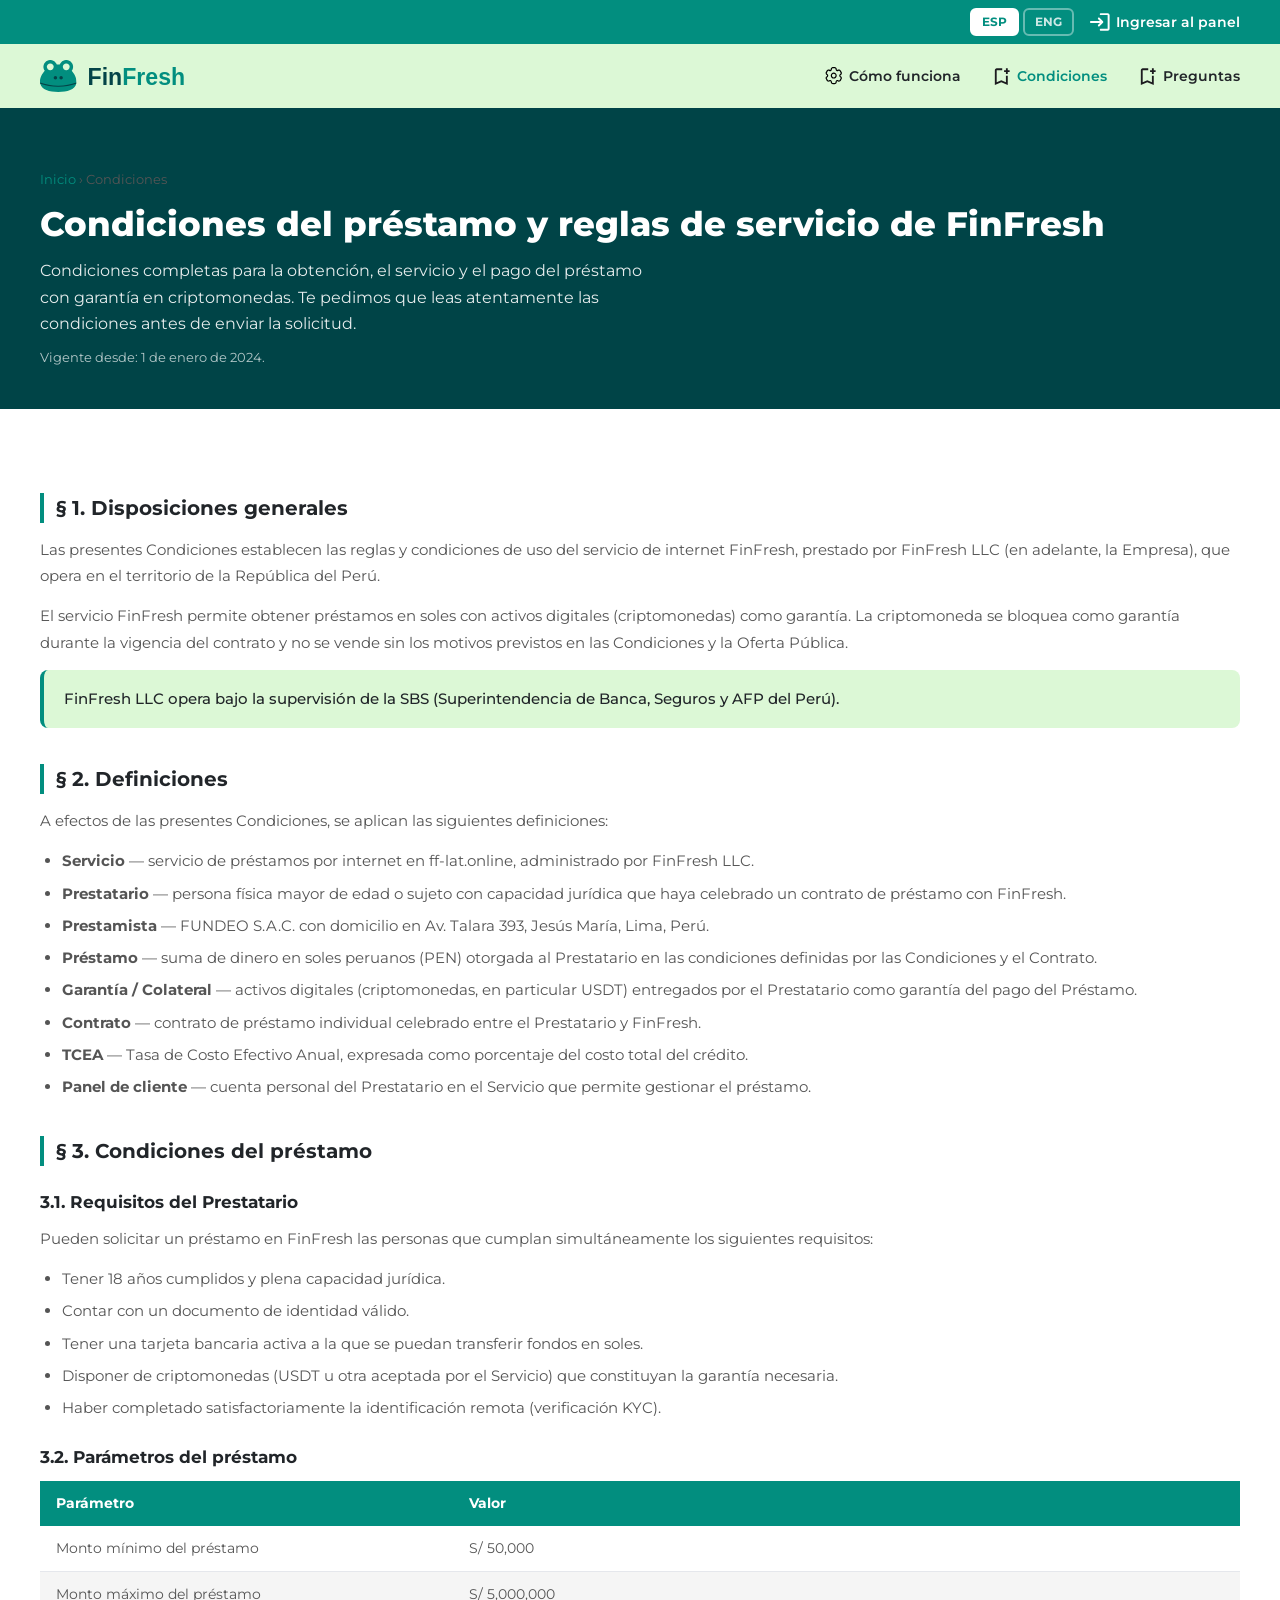
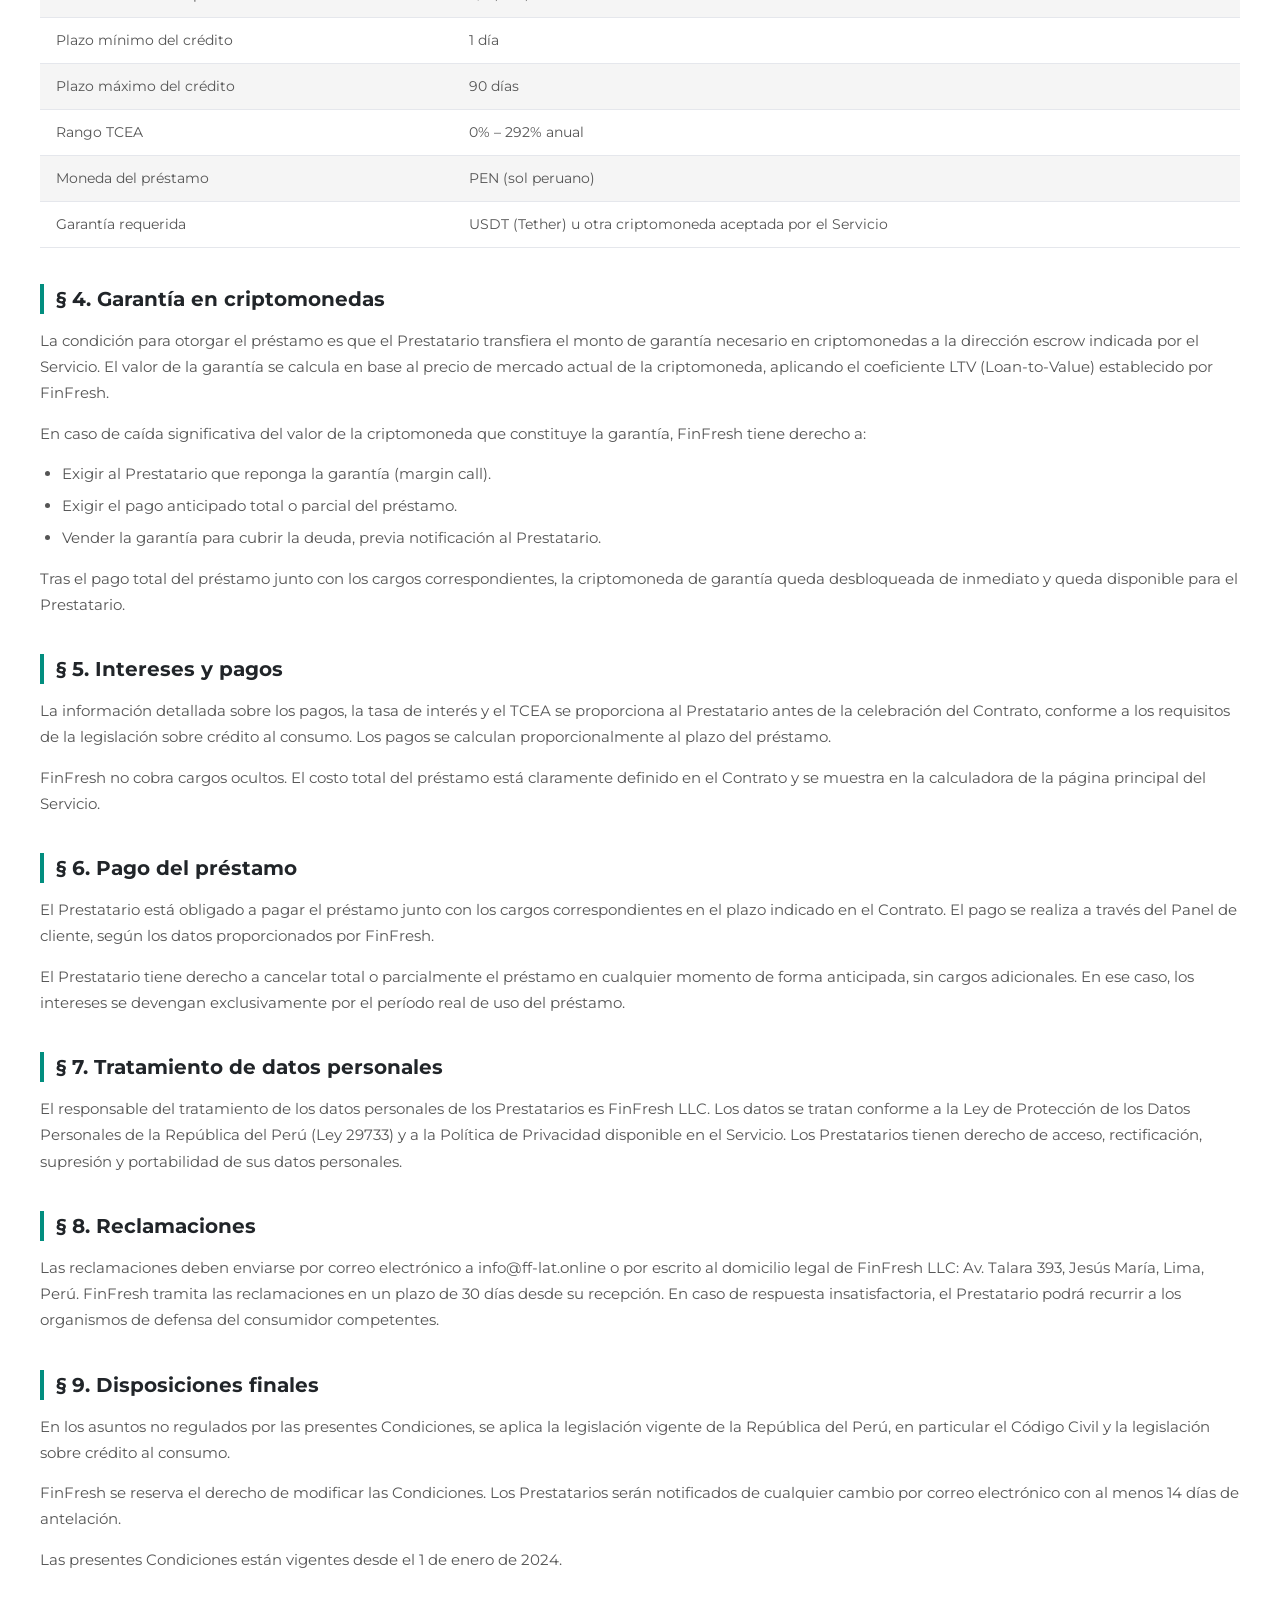
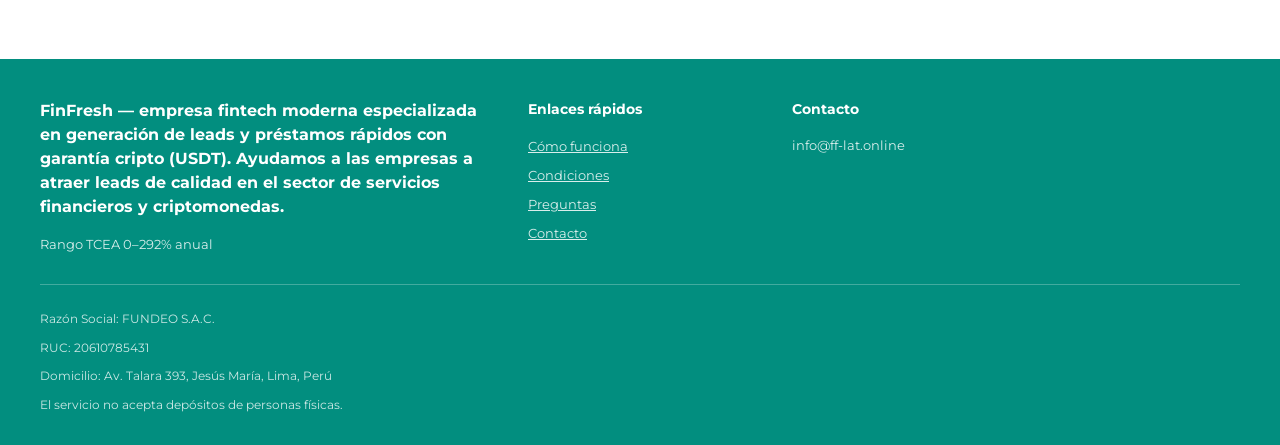
<file: regulamin/index.html>
<!DOCTYPE html>
<html lang="es">
<head>
<!-- Google Tag Manager -->
<script>(function(w,d,s,l,i){w[l]=w[l]||[];w[l].push({'gtm.start':
new Date().getTime(),event:'gtm.js'});var f=d.getElementsByTagName(s)[0],
j=d.createElement(s),dl=l!='dataLayer'?'&l='+l:'';j.async=true;j.src=
'https://www.googletagmanager.com/gtm.js?id='+i+dl;f.parentNode.insertBefore(j,f);
})(window,document,'script','dataLayer','GTM-P6Q9JS35');</script>
<!-- End Google Tag Manager -->
<!-- Google tag (gtag.js) -->
<script async src="https://www.googletagmanager.com/gtag/js?id=G-MBYTDG7WHK"></script>
<script>
  window.dataLayer = window.dataLayer || [];
  function gtag(){dataLayer.push(arguments);}
  gtag('js', new Date());
  gtag('config', 'G-MBYTDG7WHK');
</script>
<!-- End Google tag -->


  <meta charset="UTF-8"/>
  <meta name="viewport" content="width=device-width, initial-scale=1.0"/>
  <link rel="icon" href="/img/header_logo.svg" type="image/svg+xml"/>
  <title>Condiciones del préstamo y reglas de servicio | FinFresh</title>
  <meta name="description" content="Condiciones completas para la obtención, el servicio y el pago del préstamo con garantía en criptomonedas en FinFresh Perú."/>
  <meta name="robots" content="index, follow"/>
  <link rel="canonical" href="https://www.ff-lat.online/usloviya"/>
  <link rel="alternate" hreflang="es" href="https://www.ff-lat.online/regulamin"/>
  <link rel="alternate" hreflang="en" href="https://www.ff-lat.online/regulamin"/>
  <link rel="alternate" hreflang="x-default" href="https://www.ff-lat.online/regulamin"/>
  <meta property="og:type" content="website"/>
  <meta property="og:url" content="https://www.ff-lat.online/regulamin"/>
  <meta property="og:title" content="Condiciones del préstamo y reglas de servicio | FinFresh"/>
  <meta property="og:description" content="Condiciones completas para la obtención, el servicio y el pago del préstamo con garantía en criptomonedas en FinFresh Perú."/>
  <meta property="og:image" content="https://www.ff-lat.online/img/og-image.png"/>
  <meta property="og:locale" content="es_PE"/>
  <meta property="og:locale:alternate" content="en_US"/>
  <meta property="og:site_name" content="FinFresh"/>
  <script type="application/ld+json">
  {
    "@context": "https://schema.org",
    "@type": "BreadcrumbList",
    "itemListElement": [
      { "@type": "ListItem", "position": 1, "name": "Inicio", "item": "https://www.ff-lat.online/" },
      { "@type": "ListItem", "position": 2, "name": "Condiciones", "item": "https://www.ff-lat.online/regulamin" }
    ]
  }
  </script>
  <!-- ═══ Twitter Card ═══ -->
  <meta name="twitter:card" content="summary_large_image"/>
  <meta name="twitter:title" content="Condiciones del préstamo y reglas de servicio | FinFresh"/>
  <meta name="twitter:description" content="Condiciones completas para la obtención, el servicio y el pago del préstamo con garantía en criptomonedas en FinFresh Perú."/>
  <meta name="twitter:image" content="https://www.ff-lat.online/img/og-image.png"/>


  <link rel="preconnect" href="https://fonts.googleapis.com"/>
  <link rel="preconnect" href="https://fonts.gstatic.com" crossorigin/>
  <link href="https://fonts.googleapis.com/css2?family=Montserrat:wght@400;500;600;700&display=swap" rel="stylesheet"/>
  <link rel="stylesheet" href="../css/main.css"/>

  <style>
    :root { --green:#028E7F; --lightgreen:#DCF8D6; --darkgreen:#004447; --gray-bg:#F5F5F5; --border:#E5E7EC; --text:#212529; --muted:#555; --font:'Montserrat',sans-serif; --radius-card:20px; }
    body { font-family:var(--font); color:var(--text); font-size:14px; line-height:1.5; overflow-x:hidden; }
    a { text-decoration:none; color:inherit; } ul { list-style:none; } img { display:block; max-width:100%; }
    .container { width:100%; max-width:1240px; margin:0 auto; padding:0 20px; }
    .header__top { background:var(--green); padding:8px 0; }
    .header__bottom { background:var(--lightgreen); padding:14px 0; }
    .header__top .container,.header__bottom .container { display:flex; align-items:center; }
    .header__top .container { justify-content:flex-end; gap:16px; }
    .header__bottom .container { justify-content:space-between; }
    .enter-account { display:flex; align-items:center; color:#fff; font-size:14px; font-weight:600; gap:6px; }
    .enter-account img { width:20px; height:20px; } .enter-account:hover { opacity:.85; }
    .lang-switcher { display:flex; align-items:center; gap:4px; }
    .lang-btn { padding:3px 10px; font-size:12px; font-weight:700; border:2px solid rgba(255,255,255,.4); border-radius:6px; cursor:pointer; background:transparent; color:rgba(255,255,255,.8); transition:all .2s; font-family:var(--font); line-height:1.5; }
    .lang-btn.active { background:#fff; color:var(--green); border-color:#fff; }
    .lang-btn:not(.active):hover { border-color:#fff; color:#fff; }
    .logo img { height:36px; }
    .header__nav ul { display:flex; align-items:center; gap:32px; }
    .header__nav a { display:flex; align-items:center; gap:6px; font-size:14px; font-weight:600; color:var(--text); transition:color .2s; }
    .header__nav a:hover,.header__nav a.active { color:var(--green); }
    .header__nav img { width:18px; height:18px; }
    .burger-btn { display:none; background:none; border:none; cursor:pointer; padding:6px; flex-direction:column; gap:5px; align-items:center; justify-content:center; border-radius:6px; }
    .burger-btn span { display:block; width:22px; height:2px; background:var(--text); border-radius:2px; transition:transform .3s,opacity .3s; }
    .burger-btn.open span:nth-child(1){transform:translateY(7px) rotate(45deg);} .burger-btn.open span:nth-child(2){opacity:0;transform:scaleX(0);} .burger-btn.open span:nth-child(3){transform:translateY(-7px) rotate(-45deg);}
    .mobile-nav { display:none; background:var(--lightgreen); border-top:1px solid rgba(2,142,127,.2); }
    .mobile-nav.open { display:block; }
    .mobile-nav ul { padding:10px 16px 4px; display:flex; flex-direction:column; gap:2px; }
    .mobile-nav li a { display:flex; align-items:center; gap:10px; padding:12px 14px; font-size:15px; font-weight:600; color:var(--text); border-radius:10px; transition:background .2s,color .2s; }
    .mobile-nav li a:hover,.mobile-nav li a.active { background:rgba(2,142,127,.12); color:var(--green); }
    .mobile-nav li a img { width:18px; height:18px; }
    .mobile-login { margin:4px 16px 8px; }
    .mobile-login a { display:flex; align-items:center; justify-content:center; gap:8px; background:var(--green); color:#fff; padding:13px 20px; border-radius:10px; font-weight:600; font-size:15px; width:100%; }
    .mobile-lang { padding:4px 16px 14px; display:flex; gap:8px; }
    .mobile-lang .lang-btn { flex:1; text-align:center; padding:10px; font-size:13px; border-color:rgba(0,0,0,.18); color:var(--text); }
    .mobile-lang .lang-btn.active { background:var(--green); color:#fff; border-color:var(--green); }

    .breadcrumb { padding:14px 0; font-size:13px; color:var(--muted); }
    .breadcrumb a { color:var(--green); } .breadcrumb a:hover { text-decoration:underline; }
    .breadcrumb span+span::before { content:' › '; }
    .page-hero { background:var(--darkgreen); color:#fff; padding:48px 0 40px; }
    .page-hero h1 { font-size:34px; font-weight:800; line-height:1.2; color:#fff; margin-bottom:14px; }
    .page-hero p { font-size:16px; opacity:.9; max-width:620px; line-height:1.65; }
    .page-hero .updated { font-size:13px; opacity:.7; margin-top:10px; }
    .page-content { padding:48px 0 72px; }
    .page-content h2 { font-size:20px; font-weight:700; margin:36px 0 14px; color:var(--text); border-left:4px solid var(--green); padding-left:12px; }
    .page-content h3 { font-size:17px; font-weight:700; margin:24px 0 10px; }
    .page-content p { font-size:15px; line-height:1.75; color:var(--muted); margin-bottom:14px; }
    .page-content ul { padding-left:22px; margin-bottom:14px; }
    .page-content ul li { font-size:15px; line-height:1.75; color:var(--muted); list-style:disc; margin-bottom:6px; }
    .page-content table { width:100%; border-collapse:collapse; margin-bottom:24px; font-size:14px; }
    .page-content table th { background:var(--green); color:#fff; padding:12px 16px; text-align:left; font-weight:700; }
    .page-content table td { padding:12px 16px; border-bottom:1px solid var(--border); color:var(--muted); }
    .page-content table tr:nth-child(even) td { background:var(--gray-bg); }
    .info-box { background:var(--lightgreen); border-left:4px solid var(--green); border-radius:8px; padding:16px 20px; margin-bottom:20px; }
    .info-box p { margin:0; color:var(--text); font-weight:500; }
    .footer { background:var(--green); color:#fff; padding:40px 0 30px; }
    .footer-grid { display:grid; grid-template-columns:2fr 1fr 2fr; gap:40px; padding-bottom:30px; border-bottom:1px solid rgba(255,255,255,.25); margin-bottom:24px; }
    .footer-about .brand { font-size:16px; font-weight:700; margin-bottom:12px; }
    .footer-about .psk { font-size:13px; margin-top:16px; opacity:.85; }
    .footer-links h5,.footer-contact h5 { font-size:14px; font-weight:700; margin-bottom:16px; }
    .footer-links ul li+li { margin-top:8px; }
    .footer-links a { font-size:13px; color:rgba(255,255,255,.85); text-decoration:underline; }
    .footer-links a:hover { color:#fff; }
    .footer-contact .phone { display:flex; align-items:center; gap:8px; font-size:16px; font-weight:700; margin-bottom:8px; }
    .footer-contact .phone img { width:20px; height:20px; filter:brightness(0) invert(1); }
    .footer-contact .email { font-size:13px; opacity:.85; }
    .footer-legal { font-size:12px; line-height:1.7; opacity:.8; }
    .footer-legal p+p { margin-top:8px; }
    @media (max-width:991px) { .footer-grid { grid-template-columns:1fr 1fr; } }
    @media (max-width:768px) { .header__nav{display:none!important;} .burger-btn{display:flex;} .header__top{display:none;} .header__bottom{padding:12px 0;} .logo img{height:32px;} .footer-grid{grid-template-columns:1fr;gap:24px;} .page-hero h1{font-size:26px;} }
  </style>
  <script type="text/javascript">
    (function(m,e,t,r,i,k,a){m[i]=m[i]||function(){(m[i].a=m[i].a||[]).push(arguments)};m[i].l=1*new Date();for(var j=0;j<document.scripts.length;j++){if(document.scripts[j].src===r){return;}}k=e.createElement(t),a=e.getElementsByTagName(t)[0],k.async=1,k.src=r,a.parentNode.insertBefore(k,a)})(window,document,'script','https://mc.yandex.ru/metrika/tag.js?id=108464041','ym');
    ym(108464041, 'init', {ssr:true, webvisor:true, clickmap:true, ecommerce:"dataLayer", referrer: document.referrer, url: location.href, accurateTrackBounce:true, trackLinks:true});
  </script>
</head>
<body>
<!-- Google Tag Manager (noscript) -->
<noscript><iframe src="https://www.googletagmanager.com/ns.html?id=GTM-P6Q9JS35"
height="0" width="0" style="display:none;visibility:hidden"></iframe></noscript>
<!-- End Google Tag Manager (noscript) -->


<header>
  <div class="header__top">
    <div class="container">
      <div class="lang-switcher">
        <button class="lang-btn active" data-lang-btn="es" onclick="setLang('es');gtag('event','click',{event_category:'button',event_label:'lang_switch_es'});">ESP</button>
        <button class="lang-btn" data-lang-btn="en" onclick="setLang('en');gtag('event','click',{event_category:'button',event_label:'lang_switch_en'});">ENG</button>
      </div>
      <a href="../login/index.html" class="enter-account" onclick="gtag('event','click',{event_category:'link',event_label:'header_login'});">
        <img src="../img/login.svg" alt=""/>
        <span data-i18n="login_text">Ingresar al panel</span>
      </a>
    </div>
  </div>
  <div class="header__bottom">
    <div class="container">
      <a href="../index.html" class="logo" onclick="gtag('event','click',{event_category:'link',event_label:'header_logo'});"><img src="../img/header_logo.svg" alt="FinFresh"/></a>
      <nav class="header__nav">
        <ul>
          <li><a href="../kak-eto-rabotaet/index.html" onclick="gtag('event','click',{event_category:'link',event_label:'nav_how_it_works'});"><img src="../img/settings.svg" alt=""/><span data-i18n="nav_how">Cómo funciona</span></a></li>
          <li><a href="../usloviya/index.html" class="active" onclick="gtag('event','click',{event_category:'link',event_label:'nav_terms'});"><img src="../img/bookmark_add.svg" alt=""/><span data-i18n="nav_terms">Condiciones</span></a></li>
          <li><a href="../faq/index.html" onclick="gtag('event','click',{event_category:'link',event_label:'nav_faq'});"><img src="../img/bookmark_add.svg" alt=""/><span data-i18n="nav_faq">Preguntas</span></a></li>
        </ul>
      </nav>
      <button class="burger-btn" id="burgerBtn" aria-label="Menu" aria-expanded="false" onclick="gtag('event','click',{event_category:'button',event_label:'header_mobile_menu'});"><span></span><span></span><span></span></button>
    </div>
  </div>
  <nav class="mobile-nav" id="mobileNav">
    <ul>
      <li><a href="../kak-eto-rabotaet/index.html" onclick="gtag('event','click',{event_category:'link',event_label:'nav_how_it_works'});"><img src="../img/settings.svg" alt=""/><span data-i18n="nav_how">Cómo funciona</span></a></li>
      <li><a href="../usloviya/index.html" class="active" onclick="gtag('event','click',{event_category:'link',event_label:'nav_terms'});"><img src="../img/bookmark_add.svg" alt=""/><span data-i18n="nav_terms">Condiciones</span></a></li>
      <li><a href="../faq/index.html" onclick="gtag('event','click',{event_category:'link',event_label:'nav_faq'});"><img src="../img/bookmark_add.svg" alt=""/><span data-i18n="nav_faq">Preguntas</span></a></li>
    </ul>
    <div class="mobile-login"><a href="../login/index.html" onclick="gtag('event','click',{event_category:'link',event_label:'header_login'});"><img src="../img/login.svg" alt="" style="width:18px;height:18px;filter:brightness(0)invert(1);"/><span data-i18n="login_text">Ingresar al panel</span></a></div>
    <div class="mobile-lang">
      <button class="lang-btn active" data-lang-btn="es" onclick="setLang('es');gtag('event','click',{event_category:'button',event_label:'lang_switch_es'});">ESP</button>
      <button class="lang-btn" data-lang-btn="en" onclick="setLang('en');gtag('event','click',{event_category:'button',event_label:'lang_switch_en'});">ENG</button>
    </div>
  </nav>
</header>

<div class="page-hero">
  <div class="container">
    <nav class="breadcrumb">
      <span><a href="../index.html" data-i18n="breadcrumb_home" onclick="gtag('event','click',{event_category:'link',event_label:'nav_home'});">Inicio</a></span>
      <span data-i18n="nav_terms">Condiciones</span>
    </nav>
    <div data-lang="es">
      <h1>Condiciones del préstamo y reglas de servicio de FinFresh</h1>
      <p>Condiciones completas para la obtención, el servicio y el pago del préstamo con garantía en criptomonedas. Te pedimos que leas atentamente las condiciones antes de enviar la solicitud.</p>
      <p class="updated">Vigente desde: 1 de enero de 2024.</p>
    </div>
    <div data-lang="en" style="display:none">
      <h1>FinFresh Loan Terms and Service Rules</h1>
      <p>Full terms for granting, servicing and repaying a crypto-backed loan. Please read the terms carefully before submitting your application.</p>
      <p class="updated">Effective from: 1 January 2024.</p>
    </div>
  </div>
</div>

<article class="page-content">
  <div class="container">

    <div data-lang="es">
      <h2>§ 1. Disposiciones generales</h2>
      <p>Las presentes Condiciones establecen las reglas y condiciones de uso del servicio de internet FinFresh, prestado por FinFresh LLC (en adelante, la Empresa), que opera en el territorio de la República del Perú.</p>
      <p>El servicio FinFresh permite obtener préstamos en soles con activos digitales (criptomonedas) como garantía. La criptomoneda se bloquea como garantía durante la vigencia del contrato y no se vende sin los motivos previstos en las Condiciones y la Oferta Pública.</p>

      <div class="info-box">
        <p>FinFresh LLC opera bajo la supervisión de la SBS (Superintendencia de Banca, Seguros y AFP del Perú).</p>
      </div>

      <h2>§ 2. Definiciones</h2>
      <p>A efectos de las presentes Condiciones, se aplican las siguientes definiciones:</p>
      <ul>
        <li><strong>Servicio</strong> — servicio de préstamos por internet en ff-lat.online, administrado por FinFresh LLC.</li>
        <li><strong>Prestatario</strong> — persona física mayor de edad o sujeto con capacidad jurídica que haya celebrado un contrato de préstamo con FinFresh.</li>
        <li><strong>Prestamista</strong> — FUNDEO S.A.C. con domicilio en Av. Talara 393, Jesús María, Lima, Perú.</li>
        <li><strong>Préstamo</strong> — suma de dinero en soles peruanos (PEN) otorgada al Prestatario en las condiciones definidas por las Condiciones y el Contrato.</li>
        <li><strong>Garantía / Colateral</strong> — activos digitales (criptomonedas, en particular USDT) entregados por el Prestatario como garantía del pago del Préstamo.</li>
        <li><strong>Contrato</strong> — contrato de préstamo individual celebrado entre el Prestatario y FinFresh.</li>
        <li><strong>TCEA</strong> — Tasa de Costo Efectivo Anual, expresada como porcentaje del costo total del crédito.</li>
        <li><strong>Panel de cliente</strong> — cuenta personal del Prestatario en el Servicio que permite gestionar el préstamo.</li>
      </ul>

      <h2>§ 3. Condiciones del préstamo</h2>
      <h3>3.1. Requisitos del Prestatario</h3>
      <p>Pueden solicitar un préstamo en FinFresh las personas que cumplan simultáneamente los siguientes requisitos:</p>
      <ul>
        <li>Tener 18 años cumplidos y plena capacidad jurídica.</li>
        <li>Contar con un documento de identidad válido.</li>
        <li>Tener una tarjeta bancaria activa a la que se puedan transferir fondos en soles.</li>
        <li>Disponer de criptomonedas (USDT u otra aceptada por el Servicio) que constituyan la garantía necesaria.</li>
        <li>Haber completado satisfactoriamente la identificación remota (verificación KYC).</li>
      </ul>

      <h3>3.2. Parámetros del préstamo</h3>
      <table>
        <thead><tr><th>Parámetro</th><th>Valor</th></tr></thead>
        <tbody>
          <tr><td>Monto mínimo del préstamo</td><td>S/ 50,000</td></tr>
          <tr><td>Monto máximo del préstamo</td><td>S/ 5,000,000</td></tr>
          <tr><td>Plazo mínimo del crédito</td><td>1 día</td></tr>
          <tr><td>Plazo máximo del crédito</td><td>90 días</td></tr>
          <tr><td>Rango TCEA</td><td>0% – 292% anual</td></tr>
          <tr><td>Moneda del préstamo</td><td>PEN (sol peruano)</td></tr>
          <tr><td>Garantía requerida</td><td>USDT (Tether) u otra criptomoneda aceptada por el Servicio</td></tr>
        </tbody>
      </table>

      <h2>§ 4. Garantía en criptomonedas</h2>
      <p>La condición para otorgar el préstamo es que el Prestatario transfiera el monto de garantía necesario en criptomonedas a la dirección escrow indicada por el Servicio. El valor de la garantía se calcula en base al precio de mercado actual de la criptomoneda, aplicando el coeficiente LTV (Loan-to-Value) establecido por FinFresh.</p>
      <p>En caso de caída significativa del valor de la criptomoneda que constituye la garantía, FinFresh tiene derecho a:</p>
      <ul>
        <li>Exigir al Prestatario que reponga la garantía (margin call).</li>
        <li>Exigir el pago anticipado total o parcial del préstamo.</li>
        <li>Vender la garantía para cubrir la deuda, previa notificación al Prestatario.</li>
      </ul>
      <p>Tras el pago total del préstamo junto con los cargos correspondientes, la criptomoneda de garantía queda desbloqueada de inmediato y queda disponible para el Prestatario.</p>

      <h2>§ 5. Intereses y pagos</h2>
      <p>La información detallada sobre los pagos, la tasa de interés y el TCEA se proporciona al Prestatario antes de la celebración del Contrato, conforme a los requisitos de la legislación sobre crédito al consumo. Los pagos se calculan proporcionalmente al plazo del préstamo.</p>
      <p>FinFresh no cobra cargos ocultos. El costo total del préstamo está claramente definido en el Contrato y se muestra en la calculadora de la página principal del Servicio.</p>

      <h2>§ 6. Pago del préstamo</h2>
      <p>El Prestatario está obligado a pagar el préstamo junto con los cargos correspondientes en el plazo indicado en el Contrato. El pago se realiza a través del Panel de cliente, según los datos proporcionados por FinFresh.</p>
      <p>El Prestatario tiene derecho a cancelar total o parcialmente el préstamo en cualquier momento de forma anticipada, sin cargos adicionales. En ese caso, los intereses se devengan exclusivamente por el período real de uso del préstamo.</p>

      <h2>§ 7. Tratamiento de datos personales</h2>
      <p>El responsable del tratamiento de los datos personales de los Prestatarios es FinFresh LLC. Los datos se tratan conforme a la Ley de Protección de los Datos Personales de la República del Perú (Ley 29733) y a la Política de Privacidad disponible en el Servicio. Los Prestatarios tienen derecho de acceso, rectificación, supresión y portabilidad de sus datos personales.</p>

      <h2>§ 8. Reclamaciones</h2>
      <p>Las reclamaciones deben enviarse por correo electrónico a info@ff-lat.online o por escrito al domicilio legal de FinFresh LLC: Av. Talara 393, Jesús María, Lima, Perú. FinFresh tramita las reclamaciones en un plazo de 30 días desde su recepción. En caso de respuesta insatisfactoria, el Prestatario podrá recurrir a los organismos de defensa del consumidor competentes.</p>

      <h2>§ 9. Disposiciones finales</h2>
      <p>En los asuntos no regulados por las presentes Condiciones, se aplica la legislación vigente de la República del Perú, en particular el Código Civil y la legislación sobre crédito al consumo.</p>
      <p>FinFresh se reserva el derecho de modificar las Condiciones. Los Prestatarios serán notificados de cualquier cambio por correo electrónico con al menos 14 días de antelación.</p>
      <p>Las presentes Condiciones están vigentes desde el 1 de enero de 2024.</p>
    </div>

    <div data-lang="en" style="display:none">
      <h2>§ 1. General provisions</h2>
      <p>These Terms set out the rules and conditions for using the FinFresh internet service provided by FinFresh LLC (hereinafter, the Company), operating in the Republic of Peru.</p>
      <p>The FinFresh service allows users to obtain sol loans with digital assets (cryptocurrencies) as collateral. The cryptocurrency is locked as collateral for the term of the agreement and is not sold without the grounds specified in the Terms and the Public Offer.</p>

      <div class="info-box">
        <p>FinFresh LLC operates under the supervision of the SBS (Superintendencia de Banca, Seguros y AFP del Perú).</p>
      </div>

      <h2>§ 2. Definitions</h2>
      <p>For the purposes of these Terms, the following definitions apply:</p>
      <ul>
        <li><strong>Service</strong> — the loan internet service at ff-lat.online, operated by FinFresh LLC.</li>
        <li><strong>Borrower</strong> — an adult individual or legally capable entity that has entered into a loan agreement with FinFresh.</li>
        <li><strong>Lender</strong> — FUNDEO S.A.C. with address at Av. Talara 393, Jesús María, Lima, Perú.</li>
        <li><strong>Loan</strong> — a sum of money in Peruvian soles (PEN) provided to the Borrower under the conditions defined by the Terms and the Agreement.</li>
        <li><strong>Collateral / Security</strong> — digital assets (cryptocurrencies, specifically USDT) provided by the Borrower as security for Loan repayment.</li>
        <li><strong>Agreement</strong> — the individual loan agreement concluded between the Borrower and FinFresh.</li>
        <li><strong>APR</strong> — TCEA, expressed as a percentage of the total loan cost.</li>
        <li><strong>Personal account</strong> — the Borrower's individual account in the Service that enables loan management.</li>
      </ul>

      <h2>§ 3. Loan terms</h2>
      <h3>3.1. Borrower requirements</h3>
      <p>Persons who simultaneously meet the following requirements may apply for a loan at FinFresh:</p>
      <ul>
        <li>Aged 18 or over with full legal capacity.</li>
        <li>Hold a valid identity document.</li>
        <li>Have an active bank card to which sol transfers are possible.</li>
        <li>Possess cryptocurrency (USDT or another accepted by the Service) constituting the required collateral.</li>
        <li>Have successfully completed remote identity verification (KYC check).</li>
      </ul>

      <h3>3.2. Loan parameters</h3>
      <table>
        <thead><tr><th>Parameter</th><th>Value</th></tr></thead>
        <tbody>
          <tr><td>Minimum loan amount</td><td>S/ 50,000</td></tr>
          <tr><td>Maximum loan amount</td><td>S/ 5,000,000</td></tr>
          <tr><td>Minimum loan term</td><td>1 day</td></tr>
          <tr><td>Maximum loan term</td><td>90 days</td></tr>
          <tr><td>APR range</td><td>0% – 292% per year</td></tr>
          <tr><td>Loan currency</td><td>PEN (Peruvian sol)</td></tr>
          <tr><td>Required collateral</td><td>USDT (Tether) or other cryptocurrency accepted by the Service</td></tr>
        </tbody>
      </table>

      <h2>§ 4. Cryptocurrency collateral</h2>
      <p>The condition for granting a loan is that the Borrower transfers the required collateral amount in cryptocurrency to the escrow address specified by the Service. The collateral value is calculated based on the current cryptocurrency market price, applying the LTV (Loan-to-Value) ratio set by FinFresh.</p>
      <p>If the value of the cryptocurrency comprising the collateral drops significantly, FinFresh has the right to:</p>
      <ul>
        <li>Require the Borrower to top up the collateral (margin call).</li>
        <li>Require early full or partial repayment of the loan.</li>
        <li>Sell the collateral to cover the debt, after notifying the Borrower in advance.</li>
      </ul>
      <p>After full repayment of the loan along with applicable payments, the collateral cryptocurrency is immediately unlocked and made available to the Borrower.</p>

      <h2>§ 5. Interest and payments</h2>
      <p>Detailed information on payments, the interest rate and APR is provided to the Borrower before the Agreement is concluded, in accordance with consumer lending legislation requirements. Payments are calculated proportionally to the loan term.</p>
      <p>FinFresh does not charge hidden fees. The total cost of the loan is clearly defined in the Agreement and displayed in the calculator on the Service's main page.</p>

      <h2>§ 6. Loan repayment</h2>
      <p>The Borrower is obliged to repay the loan together with applicable payments within the period specified in the Agreement. Repayment is made through the Personal account using the details provided by FinFresh.</p>
      <p>The Borrower is entitled to fully or partially repay the loan early at any time without additional charges. In this case, interest is accrued solely for the actual period of loan use.</p>

      <h2>§ 7. Personal data processing</h2>
      <p>The data controller for Borrowers' personal data is FinFresh LLC. Data is processed in accordance with the Personal Data Protection Law of the Republic of Peru (Law 29733) and the Privacy Policy available on the Service. Borrowers have the right to access, rectify, delete and port their personal data.</p>

      <h2>§ 8. Complaints</h2>
      <p>Complaints should be sent by email to info@ff-lat.online or in writing to the registered address of FinFresh LLC: Av. Talara 393, Jesús María, Lima, Perú. FinFresh handles complaints within 30 days of receipt. If the response is unsatisfactory, the Borrower may contact the relevant consumer protection authorities.</p>

      <h2>§ 9. Final provisions</h2>
      <p>Matters not governed by these Terms are subject to the applicable legislation of the Republic of Peru, in particular the Civil Code and consumer lending legislation.</p>
      <p>FinFresh reserves the right to amend the Terms. Borrowers will be notified of any changes by email at least 14 days in advance.</p>
      <p>These Terms are effective from 1 January 2024.</p>
    </div>

  </div>
</article>

<footer class="footer">
  <div class="container">
    <div class="footer-grid">
      <div class="footer-about">
        <div class="brand"><strong>FinFresh</strong> — <span data-i18n="footer_about">empresa fintech moderna especializada en generación de leads y préstamos rápidos con garantía cripto (USDT). Ayudamos a las empresas a atraer leads de calidad en el sector de servicios financieros y criptomonedas.</span></div>
        <div class="psk" data-i18n="footer_rate">Rango TCEA 0–292% anual</div>
      </div>
      <div class="footer-links">
        <h5 data-i18n="footer_links_title">Enlaces rápidos</h5>
        <ul>
          <li><a href="../kak-eto-rabotaet/index.html" data-i18n="nav_how" onclick="gtag('event','click',{event_category:'link',event_label:'nav_how_it_works'});">Cómo funciona</a></li>
          <li><a href="../usloviya/index.html" data-i18n="nav_terms" onclick="gtag('event','click',{event_category:'link',event_label:'nav_terms'});">Condiciones</a></li>
          <li><a href="../faq/index.html" data-i18n="nav_faq" onclick="gtag('event','click',{event_category:'link',event_label:'nav_faq'});">Preguntas</a></li>
          <li><a href="../kontakt/index.html" data-i18n="nav_contact" onclick="gtag('event','click',{event_category:'link',event_label:'nav_contact'});">Contacto</a></li>
        </ul>
      </div>
      <div class="footer-contact">
        <h5 data-i18n="footer_contact_title">Contacto</h5>
        <div class="email">info@ff-lat.online</div>
      </div>
    </div>
    <div class="footer-legal">
      <p data-i18n="footer_legal1">Razón Social: FUNDEO S.A.C.</p>
      <p data-i18n="footer_legal2">RUC: 20610785431</p>
      <p data-i18n="footer_legal3">Domicilio: Av. Talara 393, Jesús María, Lima, Perú</p>
      <p data-i18n="footer_legal4">El servicio no acepta depósitos de personas físicas.</p>
    </div>
  </div>
</footer>

<script>
/* ============================================================
   FinFresh — Internationalization (Spanish / English)
   Supports: es (Español, default) · en (English)
   ============================================================ */

window.I18N = {

  /* ─────────────────── ESPAÑOL ─────────────────── */
  es: {
    /* Header */
    login_text:        'Ingresar al panel',
    logo_alt:          'FinFresh – préstamos con garantía en criptomonedas',
    nav_how:           'Cómo funciona',
    nav_terms:         'Condiciones',
    nav_faq:           'Preguntas',
    nav_contact:       'Contacto',
    nav_refer:         'Invita a un amigo',
    nav_legal:         'Información legal',

    /* Hero */
    hero_title:        'Cripto soles sin exchanges',
    hero_bubble_title: 'FinFresh',
    hero_bubble_text:  'FinFresh — servicio online de préstamos con garantía de activos digitales. Deja tus criptomonedas como garantía y recibe soles en tu tarjeta bancaria sin vender ni hacer P2P.',

    /* Calculator */
    calc_title:         '¿Cuánto necesitas?',
    calc_amount_label:  'Monto del préstamo',
    calc_term_label:    'Plazo del crédito',
    calc_min_amount:    'S/ 50',
    calc_max_amount:    'S/ 5,000,000',
    calc_min_term:      '1 día',
    calc_max_term:      '90 días',
    calc_take_label:    'Recibes:',
    calc_due_label:     'Hasta:',
    calc_return_label:  'Devuelves:',
    calc_hint_prefix:   'Si devuelves antes del',
    calc_hint_suffix:   '',
    calc_btn:           'Obtener soles',
    calc_note:          '* Cálculo aproximado de garantía USDT',

    /* Advantages */
    adv_title:     'Ventajas de FinFresh',
    adv1_title:    'Soles sin exchanges',
    adv1_text:     'Recibes soles con tus activos digitales como garantía: la criptomoneda se bloquea como respaldo y no se vende sin los motivos indicados en el contrato.',
    adv2_title:    'La cripto sigue siendo tuya',
    adv2_text:     'Si pagas a tiempo, la garantía no se vende ni se transfiere a terceros. Tras el cierre del contrato, la criptomoneda queda desbloqueada.',
    adv3_title:    'Servicio 24/7',
    adv3_text:     'El servicio funciona las 24 horas: puedes solicitar un préstamo y obtener la respuesta en cualquier momento.',
    adv4_title:    'Depósitos a cualquier banco',
    adv4_text:     'El monto aprobado se acredita en soles a cualquier cuenta bancaria que indiques.',
    adv5_title:    'Solicitud en 1 minuto',
    adv5_text:     'Mínimo de campos, solo los datos necesarios — sin certificados ni documentos adicionales.',
    adv6_title:    'Legal y seguro',
    adv6_text:     'El servicio opera conforme a la legislación vigente; los fondos y los activos de garantía se contabilizan por separado.',
    adv7_title:    'Resolución inmediata',
    adv7_text:     'La decisión sobre el préstamo se toma automáticamente según las reglas establecidas, una vez recibida la garantía.',
    adv8_title:    'Disponible desde cualquier lugar',
    adv8_text:     'Puedes solicitar el préstamo desde cualquier país con internet — los soles llegan a tu cuenta bancaria.',

    /* How it works */
    hiw_title:     '¿Cómo funciona?',
    step1_title:   'Completa la solicitud',
    step1_text:    'Regístrate y completa un breve formulario online. Solo los datos necesarios — sin documentación adicional.',
    step2_title:   'Transfiere la garantía',
    step2_text:    'Bloquea criptomonedas (ej. USDT) como garantía según las instrucciones.',
    step3_title:   'Recibe los soles',
    step3_text:    'Tras confirmar la garantía, los fondos en soles se transfieren al instante a tu tarjeta bancaria.',
    step4_title:   'Paga y recupera tu cripto',
    step4_text:    'Después del pago a tiempo, tu criptomoneda queda desbloqueada y vuelve a tu billetera.',

    /* FAQ */
    faq_title:  'Preguntas frecuentes',
    faq1_q:     '¿Qué es un préstamo con garantía en criptomonedas?',
    faq1_a:     'Es un préstamo en soles donde tus activos digitales (ej. USDT) funcionan como garantía. La criptomoneda se bloquea durante la vigencia del contrato y no se vende sin los motivos previstos en la oferta pública.',
    faq2_q:     '¿Cuál es el monto mínimo del préstamo?',
    faq2_a:     'El monto mínimo es de S/ 50. El rango actualizado siempre se muestra en la calculadora de la página principal.',
    faq3_q:     '¿Qué tan rápido se entrega el préstamo?',
    faq3_a:     'Con los datos correctos y la garantía depositada, el préstamo suele entregarse en 5–10 minutos: tras la activación, los fondos se transfieren a tu cuenta bancaria.',
    faq4_q:     '¿Es necesario vender las criptomonedas?',
    faq4_a:     'No. Los activos digitales funcionan como garantía y se bloquean durante la vigencia del contrato. Si cumples con las obligaciones, la criptomoneda no se vende y regresa a tu disposición.',
    faq5_q:     '¿Se puede cancelar el préstamo anticipadamente?',
    faq5_a:     'Sí. Puedes cancelar el préstamo en cualquier momento. En ese caso, el cobro de comisiones/intereses se detiene según las condiciones de la oferta pública, y la cripto de garantía queda desbloqueada.',
    faq6_q:     '¿Se verifica el historial crediticio?',
    faq6_a:     'La verificación del historial crediticio puede realizarse dentro de los límites previstos por la ley y la oferta pública. No se requieren constancias de ingresos en papel — la decisión se toma online.',
    faq7_q:     '¿Cuáles son los riesgos?',
    faq7_a:     'El riesgo principal está relacionado con la volatilidad del precio de los activos digitales. Si el valor de la garantía cae significativamente, las reglas del servicio pueden requerir garantía adicional o el pago parcial/total del préstamo. Las condiciones detalladas se describen en la oferta pública.',
    faq8_q:     '¿Se puede solicitar desde otro país?',
    faq8_a:     'Sí. El servicio funciona online y puedes estar en cualquier ciudad o país. El estado de residencia no importa — solo necesitas pasar la identificación remota y tener una cuenta bancaria para recibir los soles.',
    faq9_q:     '¿Qué ocurre después de pagar el préstamo?',
    faq9_a:     'Tras el pago total del préstamo, la criptomoneda de garantía queda desbloqueada y vuelve a estar disponible en tu billetera. Lo que hagas con los activos después depende de ti.',

    /* Contact section */
    contact_title:    'Problemas y sugerencias',
    contact_desc:     'Tienes alguna pregunta, encontraste un problema o quieres compartir una sugerencia? Escríbenos — responderemos lo antes posible.',
    contact_name:     'Tu nombre',
    contact_email_ph: 'Dirección de e-mail',
    contact_msg:      'Describe tu problema o sugerencia...',
    contact_btn:      'Enviar mensaje',
    contact_sent:     'Enviado ✓',

    /* Footer */
    footer_about:        'empresa fintech moderna especializada en generación de leads y préstamos rápidos con garantía cripto (USDT). Ayudamos a las empresas a atraer leads de calidad en el sector de servicios financieros y criptomonedas.',
    footer_rate:         'Rango TCEA 0–292% anual',
    footer_links_title:  'Enlaces rápidos',
    footer_contact_title:'Contacto',
    footer_legal1:       'Razón Social: FUNDEO S.A.C.',
    footer_legal2:       'RUC: 20610785431',
    footer_legal3:       'Domicilio: Av. Talara 393, Jesús María, Lima, Perú',
    footer_legal4:       'El servicio no acepta depósitos de personas físicas.',

    /* Waitlist modal */
    wl_badge:       'En desarrollo',
    wl_title_part1: 'Algo grande',
    wl_title_part2: '¡está por llegar!',
    wl_desc:        'La plataforma FinFresh está en la etapa final de lanzamiento. Déjanos tu email para que seas el primero en enterarte del inicio y disfrutarás de una oferta exclusiva para los primeros usuarios.',
    wl_perk1:       'Acceso prioritario',
    wl_perk2:       'Oferta especial en el lanzamiento',
    wl_perk3:       'Sin spam',
    wl_success:     '🎉 ¡Genial! Estás en la lista de espera.\n¡Pronto te avisaremos!',
    wl_error:       'Algo salió mal. Intenta de nuevo o escribe a info@ff-lat.online',
    wl_email_ph:    'Tu dirección de e-mail',
    wl_btn:         'Notificarme 🚀',
    wl_privacy:     '🔒 Tu e-mail está seguro. Sin spam.',
    wl_close_aria:  'Cerrar',

    /* Subpages — general */
    breadcrumb_home: 'Inicio',
    cta_btn:         'Calcular préstamo',
  },

  /* ─────────────────── ENGLISH ─────────────────── */
  en: {
    /* Header */
    login_text:        'Log in to account',
    logo_alt:          'FinFresh – crypto-backed loans',
    nav_how:           'How it works',
    nav_terms:         'Terms',
    nav_faq:           'FAQ',
    nav_contact:       'Contact',
    nav_refer:         'Refer a friend',
    nav_legal:         'Legal information',

    /* Hero */
    hero_title:        'Crypto soles without exchanges',
    hero_bubble_title: 'FinFresh',
    hero_bubble_text:  'FinFresh — online loan service backed by digital assets. Leave your cryptocurrencies as collateral and receive soles on your bank card without selling or P2P trading.',

    /* Calculator */
    calc_title:         'How much do you need?',
    calc_amount_label:  'Loan amount',
    calc_term_label:    'Loan term',
    calc_min_amount:    'S/ 50',
    calc_max_amount:    'S/ 5,000,000',
    calc_min_term:      '1 day',
    calc_max_term:      '90 days',
    calc_take_label:    'You receive:',
    calc_due_label:     'Due by:',
    calc_return_label:  'You repay:',
    calc_hint_prefix:   'If you repay by',
    calc_hint_suffix:   '',
    calc_btn:           'Get soles',
    calc_note:          '* Approximate USDT collateral calculation',

    /* Advantages */
    adv_title:     'Why FinFresh',
    adv1_title:    'Soles without exchanges',
    adv1_text:     'Receive soles with your digital assets as collateral: crypto is locked as security and not sold without the grounds specified in the agreement.',
    adv2_title:    'Your crypto stays yours',
    adv2_text:     'If you repay on time, the collateral is not sold or transferred to third parties. After the contract closes, your crypto is unlocked.',
    adv3_title:    '24/7 service',
    adv3_text:     'The service runs around the clock: apply for a loan and get a decision any time.',
    adv4_title:    'Soles to any card',
    adv4_text:     'The approved amount is credited in soles to any bank account you specify.',
    adv5_title:    'Apply in 1 minute',
    adv5_text:     'Minimal fields, only essential data — no certificates or extra documents required.',
    adv6_title:    'Legal and secure',
    adv6_text:     'The service operates in compliance with applicable law; funds and collateral assets are accounted for separately.',
    adv7_title:    'Instant decision',
    adv7_text:     'The loan decision is made automatically according to established rules once collateral is received.',
    adv8_title:    'Available worldwide',
    adv8_text:     'You can take out a loan from any country with internet access — soles are transferred to your bank account.',

    /* How it works */
    hiw_title:     'How it works',
    step1_title:   'Fill out the application',
    step1_text:    'Register and fill out a short online form. Only the essential data — no extra documents.',
    step2_title:   'Transfer collateral',
    step2_text:    'Lock cryptocurrency (e.g. USDT) as collateral following the instructions.',
    step3_title:   'Receive soles',
    step3_text:    'After collateral is confirmed, funds in soles are instantly transferred to your bank account.',
    step4_title:   'Repay and get your crypto back',
    step4_text:    'After timely repayment, your crypto is unlocked and returned to your wallet.',

    /* FAQ */
    faq_title:  'Frequently asked questions',
    faq1_q:     'What is a crypto-backed loan?',
    faq1_a:     'It is a soles loan where your digital assets (e.g. USDT) serve as collateral. The crypto is locked for the duration of the agreement and not sold without grounds stipulated in the public offer.',
    faq2_q:     'What is the minimum loan amount?',
    faq2_a:     'The minimum loan amount is S/ 50. The current range is always shown in the calculator on the main page.',
    faq3_q:     'How quickly is the loan issued?',
    faq3_a:     'With correct data and deposited collateral, the loan is usually issued within 5–10 minutes: after activation, funds are transferred to your bank account.',
    faq4_q:     'Do I need to sell my crypto?',
    faq4_a:     'No. Digital assets serve as collateral and are locked for the term of the agreement. If you meet your obligations, the crypto is not sold and is returned to your possession.',
    faq5_q:     'Can I repay the loan early?',
    faq5_a:     'Yes. You can fully repay the loan at any time. In that case, commission/interest accrual stops per the public offer terms, and the collateral crypto is unlocked.',
    faq6_q:     'Is credit history checked?',
    faq6_a:     'Credit history checks may be performed within the limits provided by law and the public offer. Paper income statements are not required — the decision is made online.',
    faq7_q:     'What are the risks?',
    faq7_a:     'The main risk relates to the volatility of digital asset prices. If collateral value drops significantly, service rules may require additional collateral or partial/full loan repayment. Full terms are described in the public offer.',
    faq8_q:     'Can I apply from another country?',
    faq8_a:     'Yes. The service works online and you can be in any city or country. Residency status does not matter — you just need to pass remote identity verification and have a bank account to receive soles.',
    faq9_q:     'What happens after the loan is repaid?',
    faq9_a:     'After the loan is fully repaid, the collateral crypto is unlocked and becomes available again in your wallet. What you do with the assets next is up to you.',

    /* Contact section */
    contact_title:    'Issues and suggestions',
    contact_desc:     'Have a question, encountered an issue, or want to share a suggestion? Write to us — we will reply as soon as possible.',
    contact_name:     'Your name',
    contact_email_ph: 'E-mail address',
    contact_msg:      'Describe your issue or suggestion...',
    contact_btn:      'Send message',
    contact_sent:     'Sent ✓',

    /* Footer */
    footer_about:        'fast online loan service 24/7. Using digital currency as collateral lets you get funds quickly without wasting time.',
    footer_rate:         'TCEA range 0–292% per year',
    footer_links_title:  'Quick links',
    footer_contact_title:'Contact',
    footer_legal1:       'Legal name: FUNDEO S.A.C.',
    footer_legal2:       'RUC: 20610785431',
    footer_legal3:       'Address: Av. Talara 393, Jesús María, Lima, Perú',
    footer_legal4:       'The service does not accept deposits from individuals.',

    /* Waitlist modal */
    wl_badge:       'Coming soon',
    wl_title_part1: 'Something big',
    wl_title_part2: 'is on the way!',
    wl_desc:        'The FinFresh platform is in its final stage of launch. Leave us your email address to be the first to know about the launch and enjoy an exclusive offer for early adopters.',
    wl_perk1:       'Priority access',
    wl_perk2:       'Special offer at launch',
    wl_perk3:       'No spam',
    wl_success:     '🎉 Great! You are on the waiting list.\nWe'll let you know soon!',
    wl_error:       'Something went wrong. Try again or write to info@ff-lat.online',
    wl_email_ph:    'Your e-mail address',
    wl_btn:         'Notify me 🚀',
    wl_privacy:     '🔒 Your e-mail is safe. No spam.',
    wl_close_aria:  'Close',

    /* Subpages — general */
    breadcrumb_home: 'Home',
    cta_btn:         'Calculate loan',
  }
};

/* ─── Core i18n engine ─── */
window.currentLang = 'es';

window.setLang = function(lang) {
  if (!window.I18N[lang]) lang = 'es';
  window.currentLang = lang;
  localStorage.setItem('lang', lang);

  /* 1. HTML lang attribute */
  document.documentElement.lang = lang;

  /* 2. Simple text replacements via data-i18n */
  var L = window.I18N[lang];
  document.querySelectorAll('[data-i18n]').forEach(function(el) {
    var key = el.getAttribute('data-i18n');
    if (L[key] !== undefined) el.textContent = L[key];
  });

  /* 3. Placeholder replacements */
  document.querySelectorAll('[data-i18n-ph]').forEach(function(el) {
    var key = el.getAttribute('data-i18n-ph');
    if (L[key] !== undefined) el.placeholder = L[key];
  });

  /* 4. aria-label replacements */
  document.querySelectorAll('[data-i18n-aria]').forEach(function(el) {
    var key = el.getAttribute('data-i18n-aria');
    if (L[key] !== undefined) el.setAttribute('aria-label', L[key]);
  });

  /* 5. Show/hide language blocks */
  document.querySelectorAll('[data-lang]').forEach(function(el) {
    el.style.display = (el.getAttribute('data-lang') === lang) ? '' : 'none';
  });

  /* 6. Language button states */
  document.querySelectorAll('[data-lang-btn]').forEach(function(btn) {
    btn.classList.toggle('active', btn.getAttribute('data-lang-btn') === lang);
  });

  /* 7. Refresh calculator if present */
  if (typeof updateCalc === 'function') updateCalc();
};

/* ─── Auto-init on DOMContentLoaded ─── */
(function() {
  var saved = localStorage.getItem('lang');
  var lang  = (saved === 'es' || saved === 'en') ? saved : 'es';
  window.currentLang = lang;
  if (document.readyState === 'loading') {
    document.addEventListener('DOMContentLoaded', function() { window.setLang(lang); });
  } else {
    window.setLang(lang);
  }
})();
</script>
<script>
  (function(){var btn=document.getElementById('burgerBtn'),nav=document.getElementById('mobileNav');if(!btn||!nav)return;btn.addEventListener('click',function(){var o=nav.classList.toggle('open');btn.classList.toggle('open',o);btn.setAttribute('aria-expanded',o?'true':'false');});document.addEventListener('click',function(e){if(!btn.contains(e.target)&&!nav.contains(e.target)){nav.classList.remove('open');btn.classList.remove('open');btn.setAttribute('aria-expanded','false');}});})();
</script>
<script>
  /* ── Yandex.Metrika click tracking ── */
  (function() {
    document.addEventListener('click', function(e) {
      if (typeof ym === 'undefined') return;
      var el = e.target.closest('button, a.btn-get, a.btn-white, a.enter-account, [data-goal]');
      if (!el) return;
      var goal = el.getAttribute('data-goal');
      if (!goal) {
        var text = (el.getAttribute('aria-label') || el.innerText || el.className || 'btn')
          .trim().replace(/\s+/g,' ').slice(0, 60);
        goal = text.toLowerCase().replace(/[^a-z0-9]+/gi, '_').replace(/^_|_$/, '') || 'button_click';
      }
      ym(108464041, 'reachGoal', goal);
    }, false);
  })();
</script>

<script>
/* ── GA4: Scroll Depth Tracking ── */
(function() {
  var milestones = [25, 50, 75, 90];
  var reached = {};
  function getScrollPct() {
    var el = document.documentElement;
    var scrolled = el.scrollTop || document.body.scrollTop;
    var total = el.scrollHeight - el.clientHeight;
    return total > 0 ? Math.floor(scrolled / total * 100) : 0;
  }
  var ticking = false;
  window.addEventListener('scroll', function() {
    if (ticking) return;
    ticking = true;
    requestAnimationFrame(function() {
      var pct = getScrollPct();
      milestones.forEach(function(m) {
        if (!reached[m] && pct >= m) {
          reached[m] = true;
          gtag('event','scroll_depth',{event_category:'engagement',event_label:'scroll_'+m+'pct',value:m});
        }
      });
      ticking = false;
    });
  }, {passive:true});
})();
</script>
</body>
</html>
</file>
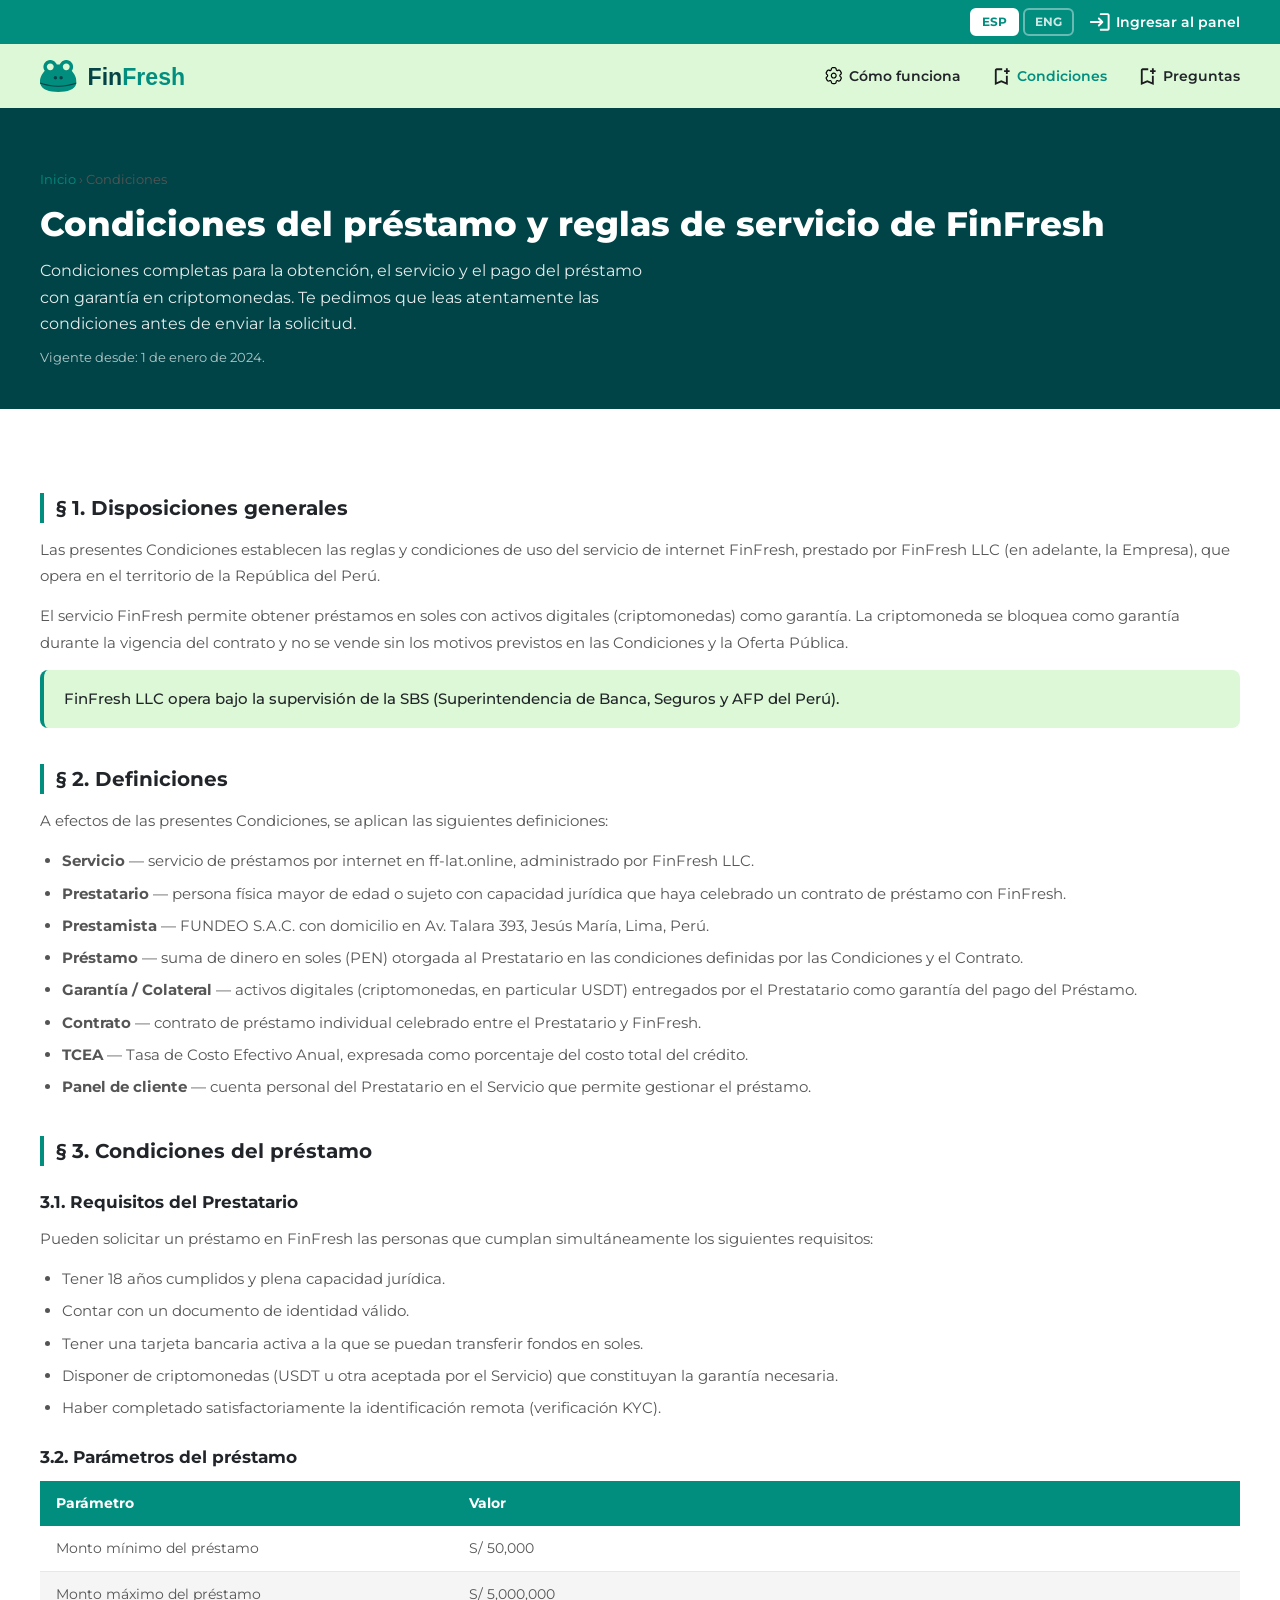
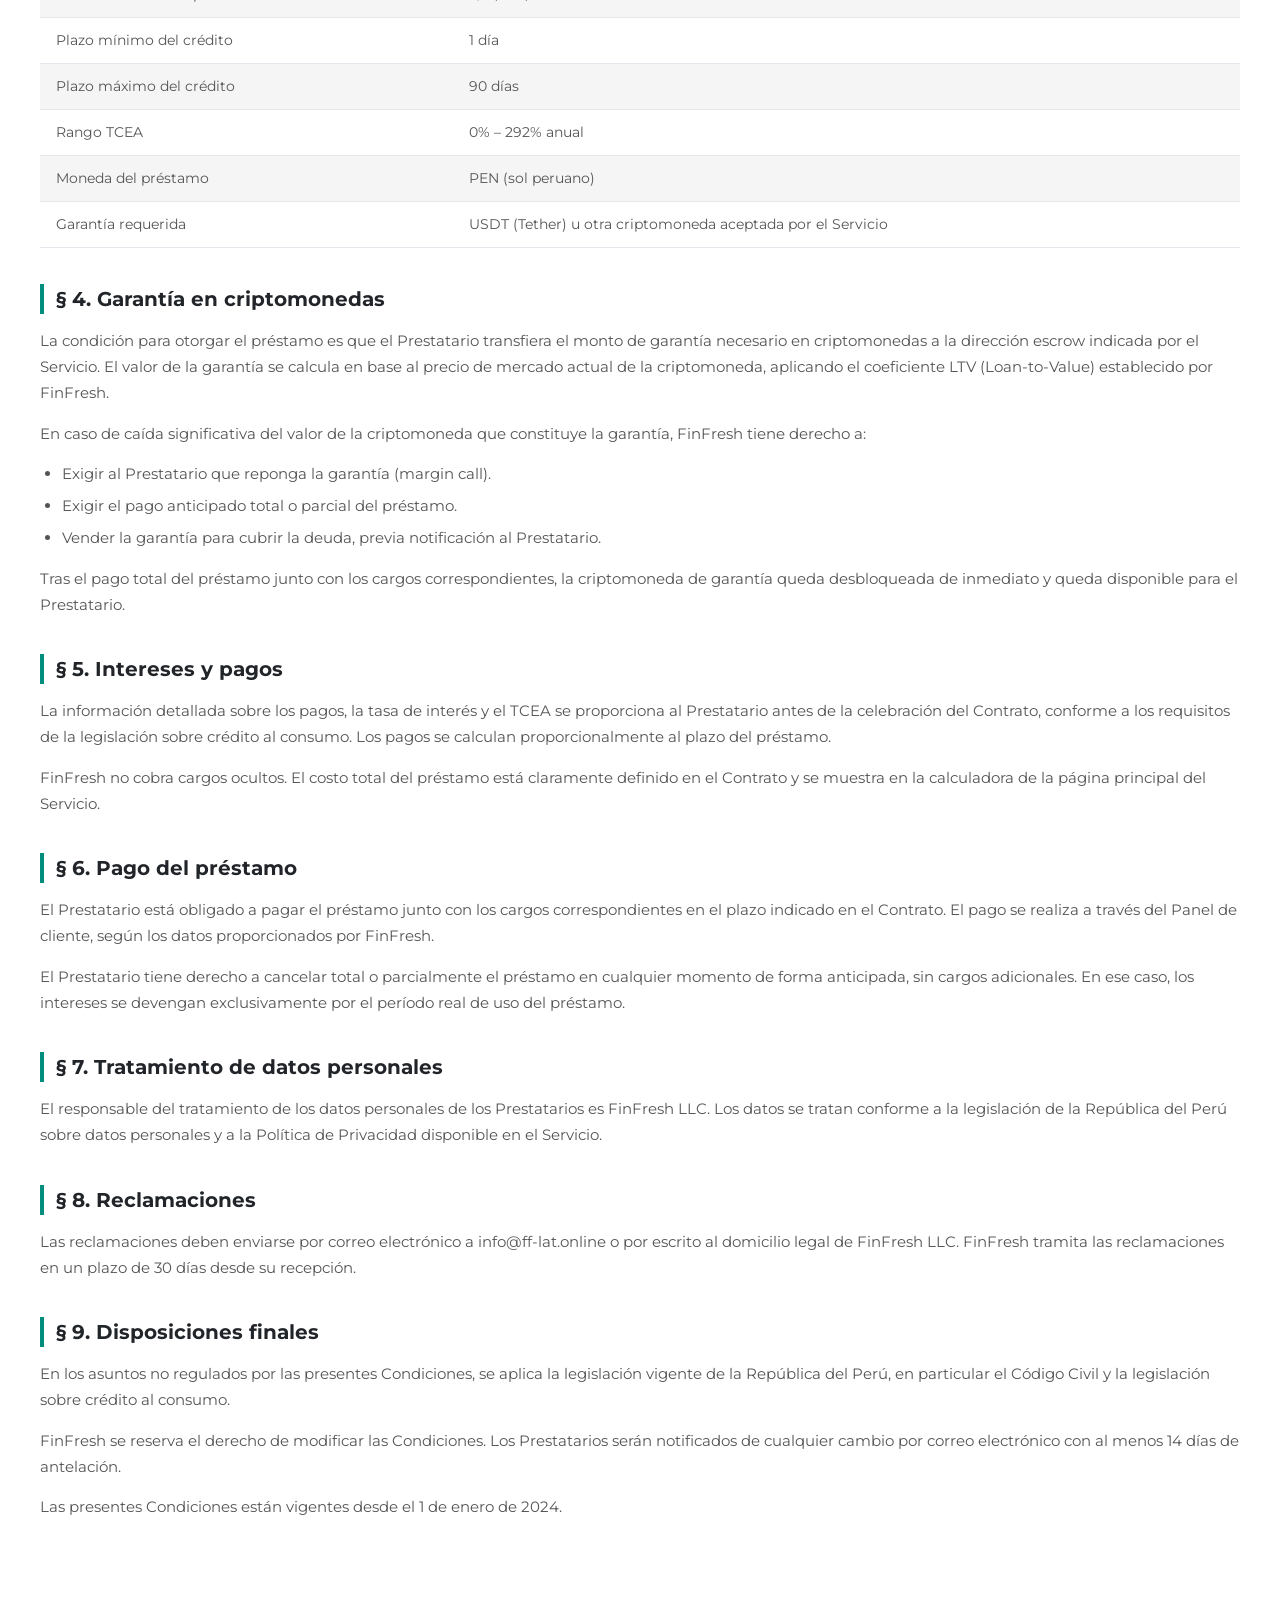
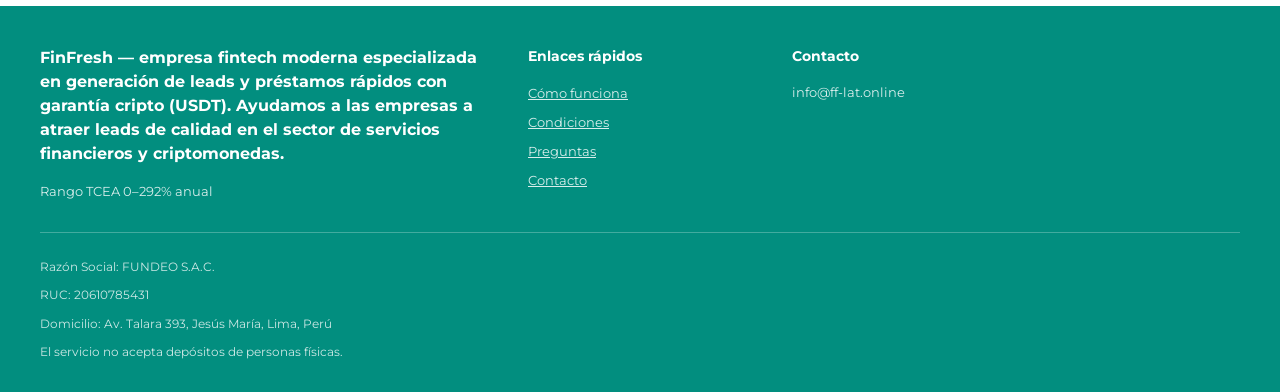
<file: usloviya/index.html>
<!DOCTYPE html>
<html lang="es">
<head>
<!-- Google Tag Manager -->
<script>(function(w,d,s,l,i){w[l]=w[l]||[];w[l].push({'gtm.start':
new Date().getTime(),event:'gtm.js'});var f=d.getElementsByTagName(s)[0],
j=d.createElement(s),dl=l!='dataLayer'?'&l='+l:'';j.async=true;j.src=
'https://www.googletagmanager.com/gtm.js?id='+i+dl;f.parentNode.insertBefore(j,f);
})(window,document,'script','dataLayer','GTM-P6Q9JS35');</script>
<!-- End Google Tag Manager -->
<!-- Google tag (gtag.js) -->
<script async src="https://www.googletagmanager.com/gtag/js?id=G-MBYTDG7WHK"></script>
<script>
  window.dataLayer = window.dataLayer || [];
  function gtag(){dataLayer.push(arguments);}
  gtag('js', new Date());
  gtag('config', 'G-MBYTDG7WHK');
</script>
<!-- End Google tag -->


  <meta charset="UTF-8"/>
  <meta name="viewport" content="width=device-width, initial-scale=1.0"/>
  <link rel="icon" href="/img/header_logo.svg" type="image/svg+xml"/>
  <title>Condiciones del préstamo y reglas de servicio | FinFresh</title>
  <meta name="description" content="Condiciones completas para la obtención, el servicio y el pago del préstamo con garantía en criptomonedas en FinFresh Perú. Lee las condiciones antes de enviar la solicitud."/>
  <meta name="robots" content="index, follow"/>
  <link rel="canonical" href="https://www.ff-lat.online/usloviya"/>
  <link rel="alternate" hreflang="es" href="https://www.ff-lat.online/usloviya"/>
  <link rel="alternate" hreflang="en" href="https://www.ff-lat.online/usloviya"/>
  <link rel="alternate" hreflang="x-default" href="https://www.ff-lat.online/usloviya"/>
  <meta property="og:type" content="website"/>
  <meta property="og:url" content="https://www.ff-lat.online/usloviya"/>
  <meta property="og:title" content="Condiciones del préstamo | FinFresh"/>
  <meta property="og:description" content="Condiciones completas para la obtención, el servicio y el pago del préstamo con garantía en criptomonedas en FinFresh Perú."/>
  <meta property="og:image" content="https://www.ff-lat.online/img/og-image.png"/>
  <meta property="og:locale" content="es_PE"/>
  <meta property="og:locale:alternate" content="en_US"/>
  <meta property="og:site_name" content="FinFresh"/>
  <script type="application/ld+json">
  {
    "@context": "https://schema.org",
    "@type": "BreadcrumbList",
    "itemListElement": [
      { "@type": "ListItem", "position": 1, "name": "Inicio", "item": "https://www.ff-lat.online/" },
      { "@type": "ListItem", "position": 2, "name": "Condiciones", "item": "https://www.ff-lat.online/usloviya" }
    ]
  }
  </script>
  <!-- ═══ Twitter Card ═══ -->
  <meta name="twitter:card" content="summary_large_image"/>
  <meta name="twitter:title" content="Condiciones del préstamo | FinFresh"/>
  <meta name="twitter:description" content="Condiciones completas para la obtención, el servicio y el pago del préstamo con garantía en criptomonedas en FinFresh Perú."/>
  <meta name="twitter:image" content="https://www.ff-lat.online/img/og-image.png"/>


  <link rel="preconnect" href="https://fonts.googleapis.com"/>
  <link rel="preconnect" href="https://fonts.gstatic.com" crossorigin/>
  <link href="https://fonts.googleapis.com/css2?family=Montserrat:wght@400;500;600;700&display=swap" rel="stylesheet"/>
  <link rel="stylesheet" href="../css/main.css"/>

  <style>
    :root { --green:#028E7F; --lightgreen:#DCF8D6; --darkgreen:#004447; --gray-bg:#F5F5F5; --border:#E5E7EC; --text:#212529; --muted:#555; --font:'Montserrat',sans-serif; --radius-card:20px; }
    body { font-family:var(--font); color:var(--text); font-size:14px; line-height:1.5; overflow-x:hidden; }
    a { text-decoration:none; color:inherit; } ul { list-style:none; } img { display:block; max-width:100%; }
    .container { width:100%; max-width:1240px; margin:0 auto; padding:0 20px; }
    .header__top { background:var(--green); padding:8px 0; }
    .header__bottom { background:var(--lightgreen); padding:14px 0; }
    .header__top .container,.header__bottom .container { display:flex; align-items:center; }
    .header__top .container { justify-content:flex-end; gap:16px; }
    .header__bottom .container { justify-content:space-between; }
    .enter-account { display:flex; align-items:center; color:#fff; font-size:14px; font-weight:600; gap:6px; }
    .enter-account img { width:20px; height:20px; } .enter-account:hover { opacity:.85; }
    .lang-switcher { display:flex; align-items:center; gap:4px; }
    .lang-btn { padding:3px 10px; font-size:12px; font-weight:700; border:2px solid rgba(255,255,255,.4); border-radius:6px; cursor:pointer; background:transparent; color:rgba(255,255,255,.8); transition:all .2s; font-family:var(--font); line-height:1.5; }
    .lang-btn.active { background:#fff; color:var(--green); border-color:#fff; }
    .lang-btn:not(.active):hover { border-color:#fff; color:#fff; }
    .logo img { height:36px; }
    .header__nav ul { display:flex; align-items:center; gap:32px; }
    .header__nav a { display:flex; align-items:center; gap:6px; font-size:14px; font-weight:600; color:var(--text); transition:color .2s; }
    .header__nav a:hover,.header__nav a.active { color:var(--green); }
    .header__nav img { width:18px; height:18px; }
    .burger-btn { display:none; background:none; border:none; cursor:pointer; padding:6px; flex-direction:column; gap:5px; align-items:center; justify-content:center; border-radius:6px; }
    .burger-btn span { display:block; width:22px; height:2px; background:var(--text); border-radius:2px; transition:transform .3s,opacity .3s; }
    .burger-btn.open span:nth-child(1){transform:translateY(7px) rotate(45deg);} .burger-btn.open span:nth-child(2){opacity:0;transform:scaleX(0);} .burger-btn.open span:nth-child(3){transform:translateY(-7px) rotate(-45deg);}
    .mobile-nav { display:none; background:var(--lightgreen); border-top:1px solid rgba(2,142,127,.2); }
    .mobile-nav.open { display:block; }
    .mobile-nav ul { padding:10px 16px 4px; display:flex; flex-direction:column; gap:2px; }
    .mobile-nav li a { display:flex; align-items:center; gap:10px; padding:12px 14px; font-size:15px; font-weight:600; color:var(--text); border-radius:10px; transition:background .2s,color .2s; }
    .mobile-nav li a:hover,.mobile-nav li a.active { background:rgba(2,142,127,.12); color:var(--green); }
    .mobile-nav li a img { width:18px; height:18px; }
    .mobile-login { margin:4px 16px 8px; }
    .mobile-login a { display:flex; align-items:center; justify-content:center; gap:8px; background:var(--green); color:#fff; padding:13px 20px; border-radius:10px; font-weight:600; font-size:15px; width:100%; }
    .mobile-lang { padding:4px 16px 14px; display:flex; gap:8px; }
    .mobile-lang .lang-btn { flex:1; text-align:center; padding:10px; font-size:13px; border-color:rgba(0,0,0,.18); color:var(--text); }
    .mobile-lang .lang-btn.active { background:var(--green); color:#fff; border-color:var(--green); }

    .breadcrumb { padding:14px 0; font-size:13px; color:var(--muted); }
    .breadcrumb a { color:var(--green); } .breadcrumb a:hover { text-decoration:underline; }
    .breadcrumb span+span::before { content:' › '; }
    .page-hero { background:var(--darkgreen); color:#fff; padding:48px 0 40px; }
    .page-hero h1 { font-size:34px; font-weight:800; line-height:1.2; color:#fff; margin-bottom:14px; }
    .page-hero p { font-size:16px; opacity:.9; max-width:620px; line-height:1.65; }
    .page-hero .updated { font-size:13px; opacity:.7; margin-top:10px; }
    .page-content { padding:48px 0 72px; }
    .page-content h2 { font-size:20px; font-weight:700; margin:36px 0 14px; color:var(--text); border-left:4px solid var(--green); padding-left:12px; }
    .page-content h3 { font-size:17px; font-weight:700; margin:24px 0 10px; }
    .page-content p { font-size:15px; line-height:1.75; color:var(--muted); margin-bottom:14px; }
    .page-content ul { padding-left:22px; margin-bottom:14px; }
    .page-content ul li { font-size:15px; line-height:1.75; color:var(--muted); list-style:disc; margin-bottom:6px; }
    .page-content table { width:100%; border-collapse:collapse; margin-bottom:24px; font-size:14px; }
    .page-content table th { background:var(--green); color:#fff; padding:12px 16px; text-align:left; font-weight:700; }
    .page-content table td { padding:12px 16px; border-bottom:1px solid var(--border); color:var(--muted); }
    .page-content table tr:nth-child(even) td { background:var(--gray-bg); }
    .info-box { background:var(--lightgreen); border-left:4px solid var(--green); border-radius:8px; padding:16px 20px; margin-bottom:20px; }
    .info-box p { margin:0; color:var(--text); font-weight:500; }
    .footer { background:var(--green); color:#fff; padding:40px 0 30px; }
    .footer-grid { display:grid; grid-template-columns:2fr 1fr 2fr; gap:40px; padding-bottom:30px; border-bottom:1px solid rgba(255,255,255,.25); margin-bottom:24px; }
    .footer-about .brand { font-size:16px; font-weight:700; margin-bottom:12px; }
    .footer-about .psk { font-size:13px; margin-top:16px; opacity:.85; }
    .footer-links h5,.footer-contact h5 { font-size:14px; font-weight:700; margin-bottom:16px; }
    .footer-links ul li+li { margin-top:8px; }
    .footer-links a { font-size:13px; color:rgba(255,255,255,.85); text-decoration:underline; }
    .footer-links a:hover { color:#fff; }
    .footer-contact .phone { display:flex; align-items:center; gap:8px; font-size:16px; font-weight:700; margin-bottom:8px; }
    .footer-contact .phone img { width:20px; height:20px; filter:brightness(0) invert(1); }
    .footer-contact .email { font-size:13px; opacity:.85; }
    .footer-legal { font-size:12px; line-height:1.7; opacity:.8; }
    .footer-legal p+p { margin-top:8px; }
    @media (max-width:991px) { .footer-grid { grid-template-columns:1fr 1fr; } }
    @media (max-width:768px) { .header__nav{display:none!important;} .burger-btn{display:flex;} .header__top{display:none;} .header__bottom{padding:12px 0;} .logo img{height:32px;} .footer-grid{grid-template-columns:1fr;gap:24px;} .page-hero h1{font-size:26px;} }
  </style>
  <script type="text/javascript">
    (function(m,e,t,r,i,k,a){m[i]=m[i]||function(){(m[i].a=m[i].a||[]).push(arguments)};m[i].l=1*new Date();for(var j=0;j<document.scripts.length;j++){if(document.scripts[j].src===r){return;}}k=e.createElement(t),a=e.getElementsByTagName(t)[0],k.async=1,k.src=r,a.parentNode.insertBefore(k,a)})(window,document,'script','https://mc.yandex.ru/metrika/tag.js?id=108464041','ym');
    ym(108464041, 'init', {ssr:true, webvisor:true, clickmap:true, ecommerce:"dataLayer", referrer: document.referrer, url: location.href, accurateTrackBounce:true, trackLinks:true});
  </script>
</head>
<body>
<!-- Google Tag Manager (noscript) -->
<noscript><iframe src="https://www.googletagmanager.com/ns.html?id=GTM-P6Q9JS35"
height="0" width="0" style="display:none;visibility:hidden"></iframe></noscript>
<!-- End Google Tag Manager (noscript) -->


<header>
  <div class="header__top">
    <div class="container">
      <div class="lang-switcher">
        <button class="lang-btn active" data-lang-btn="es" onclick="setLang('es');gtag('event','click',{event_category:'button',event_label:'lang_switch_es'});">ESP</button>
        <button class="lang-btn" data-lang-btn="en" onclick="setLang('en');gtag('event','click',{event_category:'button',event_label:'lang_switch_en'});">ENG</button>
      </div>
      <a href="../login/index.html" class="enter-account" onclick="gtag('event','click',{event_category:'link',event_label:'header_login'});">
        <img src="../img/login.svg" alt=""/>
        <span data-i18n="login_text">Ingresar al panel</span>
      </a>
    </div>
  </div>
  <div class="header__bottom">
    <div class="container">
      <a href="../index.html" class="logo" onclick="gtag('event','click',{event_category:'link',event_label:'header_logo'});"><img src="../img/header_logo.svg" alt="FinFresh"/></a>
      <nav class="header__nav">
        <ul>
          <li><a href="../kak-eto-rabotaet/index.html" onclick="gtag('event','click',{event_category:'link',event_label:'nav_how_it_works'});"><img src="../img/settings.svg" alt=""/><span data-i18n="nav_how">Cómo funciona</span></a></li>
          <li><a href="../usloviya/index.html" class="active" onclick="gtag('event','click',{event_category:'link',event_label:'nav_terms'});"><img src="../img/bookmark_add.svg" alt=""/><span data-i18n="nav_terms">Condiciones</span></a></li>
          <li><a href="../faq/index.html" onclick="gtag('event','click',{event_category:'link',event_label:'nav_faq'});"><img src="../img/bookmark_add.svg" alt=""/><span data-i18n="nav_faq">Preguntas</span></a></li>
        </ul>
      </nav>
      <button class="burger-btn" id="burgerBtn" aria-label="Menu" aria-expanded="false" onclick="gtag('event','click',{event_category:'button',event_label:'header_mobile_menu'});"><span></span><span></span><span></span></button>
    </div>
  </div>
  <nav class="mobile-nav" id="mobileNav">
    <ul>
      <li><a href="../kak-eto-rabotaet/index.html" onclick="gtag('event','click',{event_category:'link',event_label:'nav_how_it_works'});"><img src="../img/settings.svg" alt=""/><span data-i18n="nav_how">Cómo funciona</span></a></li>
      <li><a href="../usloviya/index.html" class="active" onclick="gtag('event','click',{event_category:'link',event_label:'nav_terms'});"><img src="../img/bookmark_add.svg" alt=""/><span data-i18n="nav_terms">Condiciones</span></a></li>
      <li><a href="../faq/index.html" onclick="gtag('event','click',{event_category:'link',event_label:'nav_faq'});"><img src="../img/bookmark_add.svg" alt=""/><span data-i18n="nav_faq">Preguntas</span></a></li>
    </ul>
    <div class="mobile-login"><a href="../login/index.html" onclick="gtag('event','click',{event_category:'link',event_label:'header_login'});"><img src="../img/login.svg" alt="" style="width:18px;height:18px;filter:brightness(0)invert(1);"/><span data-i18n="login_text">Ingresar al panel</span></a></div>
    <div class="mobile-lang">
      <button class="lang-btn active" data-lang-btn="es" onclick="setLang('es');gtag('event','click',{event_category:'button',event_label:'lang_switch_es'});">ESP</button>
      <button class="lang-btn" data-lang-btn="en" onclick="setLang('en');gtag('event','click',{event_category:'button',event_label:'lang_switch_en'});">ENG</button>
    </div>
  </nav>
</header>

<div class="page-hero">
  <div class="container">
    <nav class="breadcrumb">
      <span><a href="../index.html" data-i18n="breadcrumb_home" onclick="gtag('event','click',{event_category:'link',event_label:'nav_home'});">Inicio</a></span>
      <span data-i18n="nav_terms">Condiciones</span>
    </nav>
    <div data-lang="es">
      <h1>Condiciones del préstamo y reglas de servicio de FinFresh</h1>
      <p>Condiciones completas para la obtención, el servicio y el pago del préstamo con garantía en criptomonedas. Te pedimos que leas atentamente las condiciones antes de enviar la solicitud.</p>
      <p class="updated">Vigente desde: 1 de enero de 2024.</p>
    </div>
    <div data-lang="en" style="display:none">
      <h1>FinFresh Loan Terms and Service Rules</h1>
      <p>Full terms for granting, servicing and repaying a crypto-backed loan. Please read the terms carefully before submitting your application.</p>
      <p class="updated">Effective from: 1 January 2024.</p>
    </div>
  </div>
</div>

<article class="page-content">
  <div class="container">

    <div data-lang="es">
      <h2>§ 1. Disposiciones generales</h2>
      <p>Las presentes Condiciones establecen las reglas y condiciones de uso del servicio de internet FinFresh, prestado por FinFresh LLC (en adelante, la Empresa), que opera en el territorio de la República del Perú.</p>
      <p>El servicio FinFresh permite obtener préstamos en soles con activos digitales (criptomonedas) como garantía. La criptomoneda se bloquea como garantía durante la vigencia del contrato y no se vende sin los motivos previstos en las Condiciones y la Oferta Pública.</p>

      <div class="info-box">
        <p>FinFresh LLC opera bajo la supervisión de la SBS (Superintendencia de Banca, Seguros y AFP del Perú).</p>
      </div>

      <h2>§ 2. Definiciones</h2>
      <p>A efectos de las presentes Condiciones, se aplican las siguientes definiciones:</p>
      <ul>
        <li><strong>Servicio</strong> — servicio de préstamos por internet en ff-lat.online, administrado por FinFresh LLC.</li>
        <li><strong>Prestatario</strong> — persona física mayor de edad o sujeto con capacidad jurídica que haya celebrado un contrato de préstamo con FinFresh.</li>
        <li><strong>Prestamista</strong> — FUNDEO S.A.C. con domicilio en Av. Talara 393, Jesús María, Lima, Perú.</li>
        <li><strong>Préstamo</strong> — suma de dinero en soles (PEN) otorgada al Prestatario en las condiciones definidas por las Condiciones y el Contrato.</li>
        <li><strong>Garantía / Colateral</strong> — activos digitales (criptomonedas, en particular USDT) entregados por el Prestatario como garantía del pago del Préstamo.</li>
        <li><strong>Contrato</strong> — contrato de préstamo individual celebrado entre el Prestatario y FinFresh.</li>
        <li><strong>TCEA</strong> — Tasa de Costo Efectivo Anual, expresada como porcentaje del costo total del crédito.</li>
        <li><strong>Panel de cliente</strong> — cuenta personal del Prestatario en el Servicio que permite gestionar el préstamo.</li>
      </ul>

      <h2>§ 3. Condiciones del préstamo</h2>
      <h3>3.1. Requisitos del Prestatario</h3>
      <p>Pueden solicitar un préstamo en FinFresh las personas que cumplan simultáneamente los siguientes requisitos:</p>
      <ul>
        <li>Tener 18 años cumplidos y plena capacidad jurídica.</li>
        <li>Contar con un documento de identidad válido.</li>
        <li>Tener una tarjeta bancaria activa a la que se puedan transferir fondos en soles.</li>
        <li>Disponer de criptomonedas (USDT u otra aceptada por el Servicio) que constituyan la garantía necesaria.</li>
        <li>Haber completado satisfactoriamente la identificación remota (verificación KYC).</li>
      </ul>

      <h3>3.2. Parámetros del préstamo</h3>
      <table>
        <thead><tr><th>Parámetro</th><th>Valor</th></tr></thead>
        <tbody>
          <tr><td>Monto mínimo del préstamo</td><td>S/ 50,000</td></tr>
          <tr><td>Monto máximo del préstamo</td><td>S/ 5,000,000</td></tr>
          <tr><td>Plazo mínimo del crédito</td><td>1 día</td></tr>
          <tr><td>Plazo máximo del crédito</td><td>90 días</td></tr>
          <tr><td>Rango TCEA</td><td>0% – 292% anual</td></tr>
          <tr><td>Moneda del préstamo</td><td>PEN (sol peruano)</td></tr>
          <tr><td>Garantía requerida</td><td>USDT (Tether) u otra criptomoneda aceptada por el Servicio</td></tr>
        </tbody>
      </table>

      <h2>§ 4. Garantía en criptomonedas</h2>
      <p>La condición para otorgar el préstamo es que el Prestatario transfiera el monto de garantía necesario en criptomonedas a la dirección escrow indicada por el Servicio. El valor de la garantía se calcula en base al precio de mercado actual de la criptomoneda, aplicando el coeficiente LTV (Loan-to-Value) establecido por FinFresh.</p>
      <p>En caso de caída significativa del valor de la criptomoneda que constituye la garantía, FinFresh tiene derecho a:</p>
      <ul>
        <li>Exigir al Prestatario que reponga la garantía (margin call).</li>
        <li>Exigir el pago anticipado total o parcial del préstamo.</li>
        <li>Vender la garantía para cubrir la deuda, previa notificación al Prestatario.</li>
      </ul>
      <p>Tras el pago total del préstamo junto con los cargos correspondientes, la criptomoneda de garantía queda desbloqueada de inmediato y queda disponible para el Prestatario.</p>

      <h2>§ 5. Intereses y pagos</h2>
      <p>La información detallada sobre los pagos, la tasa de interés y el TCEA se proporciona al Prestatario antes de la celebración del Contrato, conforme a los requisitos de la legislación sobre crédito al consumo. Los pagos se calculan proporcionalmente al plazo del préstamo.</p>
      <p>FinFresh no cobra cargos ocultos. El costo total del préstamo está claramente definido en el Contrato y se muestra en la calculadora de la página principal del Servicio.</p>

      <h2>§ 6. Pago del préstamo</h2>
      <p>El Prestatario está obligado a pagar el préstamo junto con los cargos correspondientes en el plazo indicado en el Contrato. El pago se realiza a través del Panel de cliente, según los datos proporcionados por FinFresh.</p>
      <p>El Prestatario tiene derecho a cancelar total o parcialmente el préstamo en cualquier momento de forma anticipada, sin cargos adicionales. En ese caso, los intereses se devengan exclusivamente por el período real de uso del préstamo.</p>

      <h2>§ 7. Tratamiento de datos personales</h2>
      <p>El responsable del tratamiento de los datos personales de los Prestatarios es FinFresh LLC. Los datos se tratan conforme a la legislación de la República del Perú sobre datos personales y a la Política de Privacidad disponible en el Servicio.</p>

      <h2>§ 8. Reclamaciones</h2>
      <p>Las reclamaciones deben enviarse por correo electrónico a info@ff-lat.online o por escrito al domicilio legal de FinFresh LLC. FinFresh tramita las reclamaciones en un plazo de 30 días desde su recepción.</p>

      <h2>§ 9. Disposiciones finales</h2>
      <p>En los asuntos no regulados por las presentes Condiciones, se aplica la legislación vigente de la República del Perú, en particular el Código Civil y la legislación sobre crédito al consumo.</p>
      <p>FinFresh se reserva el derecho de modificar las Condiciones. Los Prestatarios serán notificados de cualquier cambio por correo electrónico con al menos 14 días de antelación.</p>
      <p>Las presentes Condiciones están vigentes desde el 1 de enero de 2024.</p>
    </div>

    <div data-lang="en" style="display:none">
      <h2>§ 1. General provisions</h2>
      <p>These Terms set out the rules and conditions for using the FinFresh internet service provided by FinFresh LLC (hereinafter, the Company), operating in Peru.</p>
      <p>The FinFresh service allows users to obtain soles loans with digital assets (cryptocurrencies) as collateral. The cryptocurrency is locked as collateral for the term of the agreement and is not sold without the grounds specified in the Terms and the Public Offer.</p>

      <div class="info-box">
        <p>FinFresh LLC operates under the supervision of the SBS (Superintendencia de Banca, Seguros y AFP del Perú).</p>
      </div>

      <h2>§ 2. Definitions</h2>
      <p>For the purposes of these Terms, the following definitions apply:</p>
      <ul>
        <li><strong>Service</strong> — the loan internet service at ff-lat.online, operated by FinFresh LLC.</li>
        <li><strong>Borrower</strong> — an adult individual or legally capable entity that has entered into a loan agreement with FinFresh.</li>
        <li><strong>Lender</strong> — FUNDEO S.A.C. with address at Av. Talara 393, Jesús María, Lima, Perú.</li>
        <li><strong>Loan</strong> — a sum of money in soles (PEN) provided to the Borrower under the conditions defined by the Terms and the Agreement.</li>
        <li><strong>Collateral / Security</strong> — digital assets (cryptocurrencies, specifically USDT) provided by the Borrower as security for Loan repayment.</li>
        <li><strong>Agreement</strong> — the individual loan agreement concluded between the Borrower and FinFresh.</li>
        <li><strong>APR</strong> — TCEA, expressed as a percentage of the total loan cost.</li>
        <li><strong>Personal account</strong> — the Borrower's individual account in the Service that enables loan management.</li>
      </ul>

      <h2>§ 3. Loan terms</h2>
      <h3>3.1. Borrower requirements</h3>
      <p>Persons who simultaneously meet the following requirements may apply for a loan at FinFresh:</p>
      <ul>
        <li>Aged 18 or over with full legal capacity.</li>
        <li>Hold a valid identity document.</li>
        <li>Have an active bank card to which sol transfers are possible.</li>
        <li>Possess cryptocurrency (USDT or another accepted by the Service) constituting the required collateral.</li>
        <li>Have successfully completed remote identity verification (KYC check).</li>
      </ul>

      <h3>3.2. Loan parameters</h3>
      <table>
        <thead><tr><th>Parameter</th><th>Value</th></tr></thead>
        <tbody>
          <tr><td>Minimum loan amount</td><td>S/ 50,000</td></tr>
          <tr><td>Maximum loan amount</td><td>S/ 5,000,000</td></tr>
          <tr><td>Minimum loan term</td><td>1 day</td></tr>
          <tr><td>Maximum loan term</td><td>90 days</td></tr>
          <tr><td>APR range</td><td>0% – 292% per year</td></tr>
          <tr><td>Loan currency</td><td>PEN (Peruvian sol)</td></tr>
          <tr><td>Required collateral</td><td>USDT (Tether) or other cryptocurrency accepted by the Service</td></tr>
        </tbody>
      </table>

      <h2>§ 4. Cryptocurrency collateral</h2>
      <p>The condition for granting a loan is that the Borrower transfers the required collateral amount in cryptocurrency to the escrow address specified by the Service. The collateral value is calculated based on the current cryptocurrency market price, applying the LTV (Loan-to-Value) ratio set by FinFresh.</p>
      <p>If the value of the cryptocurrency comprising the collateral drops significantly, FinFresh has the right to:</p>
      <ul>
        <li>Require the Borrower to top up the collateral (margin call).</li>
        <li>Require early full or partial repayment of the loan.</li>
        <li>Sell the collateral to cover the debt, after notifying the Borrower in advance.</li>
      </ul>
      <p>After full repayment of the loan along with applicable payments, the collateral cryptocurrency is immediately unlocked and made available to the Borrower.</p>

      <h2>§ 5. Interest and payments</h2>
      <p>Detailed information on payments, the interest rate and APR is provided to the Borrower before the Agreement is concluded, in accordance with consumer lending legislation requirements. Payments are calculated proportionally to the loan term.</p>
      <p>FinFresh does not charge hidden fees. The total cost of the loan is clearly defined in the Agreement and displayed in the calculator on the Service's main page.</p>

      <h2>§ 6. Loan repayment</h2>
      <p>The Borrower is obliged to repay the loan together with applicable payments within the period specified in the Agreement. Repayment is made through the Personal account using the details provided by FinFresh.</p>
      <p>The Borrower is entitled to fully or partially repay the loan early at any time without additional charges. In this case, interest is accrued solely for the actual period of loan use.</p>

      <h2>§ 7. Personal data processing</h2>
      <p>The data controller for Borrowers' personal data is FinFresh LLC. Data is processed in accordance with Peru's personal data legislation and the Privacy Policy available on the Service.</p>

      <h2>§ 8. Complaints</h2>
      <p>Complaints should be sent by email to info@ff-lat.online or in writing to the registered address of FinFresh LLC. FinFresh handles complaints within 30 days of receipt.</p>

      <h2>§ 9. Final provisions</h2>
      <p>Matters not governed by these Terms are subject to the applicable legislation of Peru, in particular the Civil Code and consumer lending legislation.</p>
      <p>FinFresh reserves the right to amend the Terms. Borrowers will be notified of any changes by email at least 14 days in advance.</p>
      <p>These Terms are effective from 1 January 2024.</p>
    </div>

  </div>
</article>

<footer class="footer">
  <div class="container">
    <div class="footer-grid">
      <div class="footer-about">
        <div class="brand"><strong>FinFresh</strong> — <span data-i18n="footer_about">empresa fintech moderna especializada en generación de leads y préstamos rápidos con garantía cripto (USDT). Ayudamos a las empresas a atraer leads de calidad en el sector de servicios financieros y criptomonedas.</span></div>
        <div class="psk" data-i18n="footer_rate">Rango TCEA 0–292% anual</div>
      </div>
      <div class="footer-links">
        <h5 data-i18n="footer_links_title">Enlaces rápidos</h5>
        <ul>
          <li><a href="../kak-eto-rabotaet/index.html" data-i18n="nav_how" onclick="gtag('event','click',{event_category:'link',event_label:'nav_how_it_works'});">Cómo funciona</a></li>
          <li><a href="../usloviya/index.html" data-i18n="nav_terms" onclick="gtag('event','click',{event_category:'link',event_label:'nav_terms'});">Condiciones</a></li>
          <li><a href="../faq/index.html" data-i18n="nav_faq" onclick="gtag('event','click',{event_category:'link',event_label:'nav_faq'});">Preguntas</a></li>
          <li><a href="../kontakt/index.html" data-i18n="nav_contact" onclick="gtag('event','click',{event_category:'link',event_label:'nav_contact'});">Contacto</a></li>
        </ul>
      </div>
      <div class="footer-contact">
        <h5 data-i18n="footer_contact_title">Contacto</h5>
        <div class="email">info@ff-lat.online</div>
      </div>
    </div>
    <div class="footer-legal">
      <p data-i18n="footer_legal1">Razón Social: FUNDEO S.A.C.</p>
      <p data-i18n="footer_legal2">RUC: 20610785431</p>
      <p data-i18n="footer_legal3">Domicilio: Av. Talara 393, Jesús María, Lima, Perú</p>
      <p data-i18n="footer_legal4">El servicio no acepta depósitos de personas físicas.</p>
    </div>
  </div>
</footer>

<script>
/* ============================================================
   FinFresh — Internationalization (Spanish / English)
   Supports: es (Español, default) · en (English)
   ============================================================ */

window.I18N = {

  /* ─────────────────── ESPAÑOL ─────────────────── */
  es: {
    /* Header */
    login_text:        'Ingresar al panel',
    logo_alt:          'FinFresh – préstamos con garantía en criptomonedas',
    nav_how:           'Cómo funciona',
    nav_terms:         'Condiciones',
    nav_faq:           'Preguntas',
    nav_contact:       'Contacto',
    nav_refer:         'Invita a un amigo',
    nav_legal:         'Información legal',

    /* Hero */
    hero_title:        'Cripto soles sin exchanges',
    hero_bubble_title: 'FinFresh',
    hero_bubble_text:  'FinFresh — servicio online de préstamos con garantía de activos digitales. Deja tus criptomonedas como garantía y recibe soles en tu tarjeta bancaria sin vender ni hacer P2P.',

    /* Calculator */
    calc_title:         '¿Cuánto necesitas?',
    calc_amount_label:  'Monto del préstamo',
    calc_term_label:    'Plazo del crédito',
    calc_min_amount:    'S/ 50',
    calc_max_amount:    'S/ 5,000,000',
    calc_min_term:      '1 día',
    calc_max_term:      '90 días',
    calc_take_label:    'Recibes:',
    calc_due_label:     'Hasta:',
    calc_return_label:  'Devuelves:',
    calc_hint_prefix:   'Si devuelves antes del',
    calc_hint_suffix:   '',
    calc_btn:           'Obtener soles',
    calc_note:          '* Cálculo aproximado de garantía USDT',

    /* Advantages */
    adv_title:     'Ventajas de FinFresh',
    adv1_title:    'Soles sin exchanges',
    adv1_text:     'Recibes soles con tus activos digitales como garantía: la criptomoneda se bloquea como respaldo y no se vende sin los motivos indicados en el contrato.',
    adv2_title:    'La cripto sigue siendo tuya',
    adv2_text:     'Si pagas a tiempo, la garantía no se vende ni se transfiere a terceros. Tras el cierre del contrato, la criptomoneda queda desbloqueada.',
    adv3_title:    'Servicio 24/7',
    adv3_text:     'El servicio funciona las 24 horas: puedes solicitar un préstamo y obtener la respuesta en cualquier momento.',
    adv4_title:    'Depósitos a cualquier banco',
    adv4_text:     'El monto aprobado se acredita en soles a cualquier cuenta bancaria que indiques.',
    adv5_title:    'Solicitud en 1 minuto',
    adv5_text:     'Mínimo de campos, solo los datos necesarios — sin certificados ni documentos adicionales.',
    adv6_title:    'Legal y seguro',
    adv6_text:     'El servicio opera conforme a la legislación vigente; los fondos y los activos de garantía se contabilizan por separado.',
    adv7_title:    'Resolución inmediata',
    adv7_text:     'La decisión sobre el préstamo se toma automáticamente según las reglas establecidas, una vez recibida la garantía.',
    adv8_title:    'Disponible desde cualquier lugar',
    adv8_text:     'Puedes solicitar el préstamo desde cualquier país con internet — los soles llega a tu tarjeta bancaria.',

    /* How it works */
    hiw_title:     '¿Cómo funciona?',
    step1_title:   'Completa la solicitud',
    step1_text:    'Regístrate y completa un breve formulario online. Solo los datos necesarios — sin documentación adicional.',
    step2_title:   'Transfiere la garantía',
    step2_text:    'Bloquea criptomonedas (ej. USDT) como garantía según las instrucciones.',
    step3_title:   'Recibe los soles',
    step3_text:    'Tras confirmar la garantía, los fondos en soles se transfieren al instante a tu tarjeta bancaria.',
    step4_title:   'Paga y recupera tu cripto',
    step4_text:    'Después del pago a tiempo, tu criptomoneda queda desbloqueada y vuelve a tu billetera.',

    /* FAQ */
    faq_title:  'Preguntas frecuentes',
    faq1_q:     '¿Qué es un préstamo con garantía en criptomonedas?',
    faq1_a:     'Es un préstamo en soles donde tus activos digitales (ej. USDT) funcionan como garantía. La criptomoneda se bloquea durante la vigencia del contrato y no se vende sin los motivos previstos en la oferta pública.',
    faq2_q:     '¿Cuál es el monto mínimo del préstamo?',
    faq2_a:     'El monto mínimo es de S/ 50. El rango actualizado siempre se muestra en la calculadora de la página principal.',
    faq3_q:     '¿Qué tan rápido se entrega el préstamo?',
    faq3_a:     'Con los datos correctos y la garantía depositada, el préstamo suele entregarse en 5–10 minutos: tras la activación, los fondos se transfieren a tu cuenta bancaria.',
    faq4_q:     '¿Es necesario vender las criptomonedas?',
    faq4_a:     'No. Los activos digitales funcionan como garantía y se bloquean durante la vigencia del contrato. Si cumples con las obligaciones, la criptomoneda no se vende y regresa a tu disposición.',
    faq5_q:     '¿Se puede cancelar el préstamo anticipadamente?',
    faq5_a:     'Sí. Puedes cancelar el préstamo en cualquier momento. En ese caso, el cobro de comisiones/intereses se detiene según las condiciones de la oferta pública, y la cripto de garantía queda desbloqueada.',
    faq6_q:     '¿Se verifica el historial crediticio?',
    faq6_a:     'La verificación del historial crediticio puede realizarse dentro de los límites previstos por la ley y la oferta pública. No se requieren constancias de ingresos en papel — la decisión se toma online.',
    faq7_q:     '¿Cuáles son los riesgos?',
    faq7_a:     'El riesgo principal está relacionado con la volatilidad del precio de los activos digitales. Si el valor de la garantía cae significativamente, las reglas del servicio pueden requerir garantía adicional o el pago parcial/total del préstamo. Las condiciones detalladas se describen en la oferta pública.',
    faq8_q:     '¿Se puede solicitar desde otro país?',
    faq8_a:     'Sí. El servicio funciona online y puedes estar en cualquier ciudad o país. El estado de residencia no importa — solo necesitas pasar la identificación remota y tener una cuenta bancaria para recibir los soles.',
    faq9_q:     '¿Qué ocurre después de pagar el préstamo?',
    faq9_a:     'Tras el pago total del préstamo, la criptomoneda de garantía queda desbloqueada y vuelve a estar disponible en tu billetera. Lo que hagas con los activos después depende de ti.',

    /* Contact section */
    contact_title:    'Problemas y sugerencias',
    contact_desc:     'Tienes alguna pregunta, encontraste un problema o quieres compartir una sugerencia? Escríbenos — responderemos lo antes posible.',
    contact_name:     'Tu nombre',
    contact_email_ph: 'Dirección de e-mail',
    contact_msg:      'Describe tu problema o sugerencia...',
    contact_btn:      'Enviar mensaje',
    contact_sent:     'Enviado ✓',

    /* Footer */
    footer_about:        'empresa fintech moderna especializada en generación de leads y préstamos rápidos con garantía cripto (USDT). Ayudamos a las empresas a atraer leads de calidad en el sector de servicios financieros y criptomonedas.',
    footer_rate:         'Rango TCEA 0–292% anual',
    footer_links_title:  'Enlaces rápidos',
    footer_contact_title:'Contacto',
    footer_legal1:       'Razón Social: FUNDEO S.A.C.',
    footer_legal2:       'RUC: 20610785431',
    footer_legal3:       'Domicilio: Av. Talara 393, Jesús María, Lima, Perú',
    footer_legal4:       'El servicio no acepta depósitos de personas físicas.',

    /* Waitlist modal */
    wl_badge:       'En desarrollo',
    wl_title_part1: 'Algo grande',
    wl_title_part2: '¡está por llegar!',
    wl_desc:        'La plataforma FinFresh está en la etapa final de lanzamiento. Déjanos tu email para que seas el primero en enterarte del inicio y disfrutarás de una oferta exclusiva para los primeros usuarios.',
    wl_perk1:       'Acceso prioritario',
    wl_perk2:       'Oferta especial en el lanzamiento',
    wl_perk3:       'Sin spam',
    wl_success:     '🎉 ¡Genial! Estás en la lista de espera.\n¡Pronto te avisaremos!',
    wl_error:       'Algo salió mal. Intenta de nuevo o escribe a info@ff-lat.online',
    wl_email_ph:    'Tu dirección de e-mail',
    wl_btn:         'Notificarme 🚀',
    wl_privacy:     '🔒 Tu e-mail está seguro. Sin spam.',
    wl_close_aria:  'Cerrar',

    /* Subpages — general */
    breadcrumb_home: 'Inicio',
    cta_btn:         'Calcular préstamo',
  },

  /* ─────────────────── ENGLISH ─────────────────── */
  en: {
    /* Header */
    login_text:        'Log in to account',
    logo_alt:          'FinFresh – crypto-backed loans',
    nav_how:           'How it works',
    nav_terms:         'Terms',
    nav_faq:           'FAQ',
    nav_contact:       'Contact',
    nav_refer:         'Refer a friend',
    nav_legal:         'Legal information',

    /* Hero */
    hero_title:        'Crypto soles without exchanges',
    hero_bubble_title: 'FinFresh',
    hero_bubble_text:  'FinFresh — online loan service backed by digital assets. Leave your cryptocurrencies as collateral and receive soles on your bank card without selling or P2P trading.',

    /* Calculator */
    calc_title:         'How much do you need?',
    calc_amount_label:  'Loan amount',
    calc_term_label:    'Loan term',
    calc_min_amount:    'S/ 50',
    calc_max_amount:    'S/ 5,000,000',
    calc_min_term:      '1 day',
    calc_max_term:      '90 days',
    calc_take_label:    'You receive:',
    calc_due_label:     'Due by:',
    calc_return_label:  'You repay:',
    calc_hint_prefix:   'If you repay by',
    calc_hint_suffix:   '',
    calc_btn:           'Get soles',
    calc_note:          '* Approximate USDT collateral calculation',

    /* Advantages */
    adv_title:     'Why FinFresh',
    adv1_title:    'Soles without exchanges',
    adv1_text:     'Receive soles with your digital assets as collateral: crypto is locked as security and not sold without the grounds specified in the agreement.',
    adv2_title:    'Your crypto stays yours',
    adv2_text:     'If you repay on time, the collateral is not sold or transferred to third parties. After the contract closes, your crypto is unlocked.',
    adv3_title:    '24/7 service',
    adv3_text:     'The service runs around the clock: apply for a loan and get a decision any time.',
    adv4_title:    'Soles to any card',
    adv4_text:     'The approved amount is credited in soles to any bank account you specify.',
    adv5_title:    'Apply in 1 minute',
    adv5_text:     'Minimal fields, only essential data — no certificates or extra documents required.',
    adv6_title:    'Legal and secure',
    adv6_text:     'The service operates in compliance with applicable law; funds and collateral assets are accounted for separately.',
    adv7_title:    'Instant decision',
    adv7_text:     'The loan decision is made automatically according to established rules once collateral is received.',
    adv8_title:    'Available worldwide',
    adv8_text:     'You can take out a loan from any country with internet access — soles are transferred to your bank account.',

    /* How it works */
    hiw_title:     'How it works',
    step1_title:   'Fill out the application',
    step1_text:    'Register and fill out a short online form. Only the essential data — no extra documents.',
    step2_title:   'Transfer collateral',
    step2_text:    'Lock cryptocurrency (e.g. USDT) as collateral following the instructions.',
    step3_title:   'Receive soles',
    step3_text:    'After collateral is confirmed, funds in soles are instantly transferred to your bank account.',
    step4_title:   'Repay and get your crypto back',
    step4_text:    'After timely repayment, your crypto is unlocked and returned to your wallet.',

    /* FAQ */
    faq_title:  'Frequently asked questions',
    faq1_q:     'What is a crypto-backed loan?',
    faq1_a:     'It is a soles loan where your digital assets (e.g. USDT) serve as collateral. The crypto is locked for the duration of the agreement and not sold without grounds stipulated in the public offer.',
    faq2_q:     'What is the minimum loan amount?',
    faq2_a:     'The minimum loan amount is S/ 50. The current range is always shown in the calculator on the main page.',
    faq3_q:     'How quickly is the loan issued?',
    faq3_a:     'With correct data and deposited collateral, the loan is usually issued within 5–10 minutes: after activation, funds are transferred to your bank account.',
    faq4_q:     'Do I need to sell my crypto?',
    faq4_a:     'No. Digital assets serve as collateral and are locked for the term of the agreement. If you meet your obligations, the crypto is not sold and is returned to your possession.',
    faq5_q:     'Can I repay the loan early?',
    faq5_a:     'Yes. You can fully repay the loan at any time. In that case, commission/interest accrual stops per the public offer terms, and the collateral crypto is unlocked.',
    faq6_q:     'Is credit history checked?',
    faq6_a:     'Credit history checks may be performed within the limits provided by law and the public offer. Paper income statements are not required — the decision is made online.',
    faq7_q:     'What are the risks?',
    faq7_a:     'The main risk relates to the volatility of digital asset prices. If collateral value drops significantly, service rules may require additional collateral or partial/full loan repayment. Full terms are described in the public offer.',
    faq8_q:     'Can I apply from another country?',
    faq8_a:     'Yes. The service works online and you can be in any city or country. Residency status does not matter — you just need to pass remote identity verification and have a bank account to receive soles.',
    faq9_q:     'What happens after the loan is repaid?',
    faq9_a:     'After the loan is fully repaid, the collateral crypto is unlocked and becomes available again in your wallet. What you do with the assets next is up to you.',

    /* Contact section */
    contact_title:    'Issues and suggestions',
    contact_desc:     'Have a question, encountered an issue, or want to share a suggestion? Write to us — we will reply as soon as possible.',
    contact_name:     'Your name',
    contact_email_ph: 'E-mail address',
    contact_msg:      'Describe your issue or suggestion...',
    contact_btn:      'Send message',
    contact_sent:     'Sent ✓',

    /* Footer */
    footer_about:        'modern fintech company specialising in lead generation and fast crypto-backed loans (USDT). We help businesses attract quality leads in the financial services and cryptocurrency sector.',
    footer_rate:         'TCEA range 0–292% per year',
    footer_links_title:  'Quick links',
    footer_contact_title:'Contact',
    footer_legal1:       'Legal name: FUNDEO S.A.C.',
    footer_legal2:       'RUC: 20610785431',
    footer_legal3:       'Address: Av. Talara 393, Jesús María, Lima, Perú',
    footer_legal4:       'The service does not accept deposits from individuals.',

    /* Waitlist modal */
    wl_badge:       'Coming soon',
    wl_title_part1: 'Something big',
    wl_title_part2: 'is on the way!',
    wl_desc:        'The FinFresh platform is in its final stage of launch. Leave us your email address to be the first to know about the launch and enjoy an exclusive offer for early adopters.',
    wl_perk1:       'Priority access',
    wl_perk2:       'Special offer at launch',
    wl_perk3:       'No spam',
    wl_success:     '🎉 Great! You are on the waiting list.\nWe'll let you know soon!',
    wl_error:       'Something went wrong. Try again or write to info@ff-lat.online',
    wl_email_ph:    'Your e-mail address',
    wl_btn:         'Notify me 🚀',
    wl_privacy:     '🔒 Your e-mail is safe. No spam.',
    wl_close_aria:  'Close',

    /* Subpages — general */
    breadcrumb_home: 'Home',
    cta_btn:         'Calculate loan',
  }
};

/* ─── Core i18n engine ─── */
window.currentLang = 'es';

window.setLang = function(lang) {
  if (!window.I18N[lang]) lang = 'es';
  window.currentLang = lang;
  localStorage.setItem('lang', lang);

  /* 1. HTML lang attribute */
  document.documentElement.lang = lang;

  /* 2. Simple text replacements via data-i18n */
  var L = window.I18N[lang];
  document.querySelectorAll('[data-i18n]').forEach(function(el) {
    var key = el.getAttribute('data-i18n');
    if (L[key] !== undefined) el.textContent = L[key];
  });

  /* 3. Placeholder replacements */
  document.querySelectorAll('[data-i18n-ph]').forEach(function(el) {
    var key = el.getAttribute('data-i18n-ph');
    if (L[key] !== undefined) el.placeholder = L[key];
  });

  /* 4. aria-label replacements */
  document.querySelectorAll('[data-i18n-aria]').forEach(function(el) {
    var key = el.getAttribute('data-i18n-aria');
    if (L[key] !== undefined) el.setAttribute('aria-label', L[key]);
  });

  /* 5. Show/hide language blocks */
  document.querySelectorAll('[data-lang]').forEach(function(el) {
    el.style.display = (el.getAttribute('data-lang') === lang) ? '' : 'none';
  });

  /* 6. Language button states */
  document.querySelectorAll('[data-lang-btn]').forEach(function(btn) {
    btn.classList.toggle('active', btn.getAttribute('data-lang-btn') === lang);
  });

  /* 7. Refresh calculator if present */
  if (typeof updateCalc === 'function') updateCalc();
};

/* ─── Auto-init on DOMContentLoaded ─── */
(function() {
  var saved = localStorage.getItem('lang');
  var lang  = (saved === 'es' || saved === 'en') ? saved : 'es';
  window.currentLang = lang;
  if (document.readyState === 'loading') {
    document.addEventListener('DOMContentLoaded', function() { window.setLang(lang); });
  } else {
    window.setLang(lang);
  }
})();

</script>
<script>
  (function(){var btn=document.getElementById('burgerBtn'),nav=document.getElementById('mobileNav');if(!btn||!nav)return;btn.addEventListener('click',function(){var o=nav.classList.toggle('open');btn.classList.toggle('open',o);btn.setAttribute('aria-expanded',o?'true':'false');});document.addEventListener('click',function(e){if(!btn.contains(e.target)&&!nav.contains(e.target)){nav.classList.remove('open');btn.classList.remove('open');btn.setAttribute('aria-expanded','false');}});})();
</script>
<script>
  /* ── Yandex.Metrika click tracking ── */
  (function() {
    document.addEventListener('click', function(e) {
      if (typeof ym === 'undefined') return;
      var el = e.target.closest('button, a.btn-get, a.btn-white, a.enter-account, [data-goal]');
      if (!el) return;
      var goal = el.getAttribute('data-goal');
      if (!goal) {
        var text = (el.getAttribute('aria-label') || el.innerText || el.className || 'btn')
          .trim().replace(/\s+/g,' ').slice(0, 60);
        goal = text.toLowerCase().replace(/[^a-z0-9]+/gi, '_').replace(/^_|_$/, '') || 'button_click';
      }
      ym(108464041, 'reachGoal', goal);
    }, false);
  })();
</script>

<script>
/* ── GA4: Scroll Depth Tracking ── */
(function() {
  var milestones = [25, 50, 75, 90];
  var reached = {};
  function getScrollPct() {
    var el = document.documentElement;
    var scrolled = el.scrollTop || document.body.scrollTop;
    var total = el.scrollHeight - el.clientHeight;
    return total > 0 ? Math.floor(scrolled / total * 100) : 0;
  }
  var ticking = false;
  window.addEventListener('scroll', function() {
    if (ticking) return;
    ticking = true;
    requestAnimationFrame(function() {
      var pct = getScrollPct();
      milestones.forEach(function(m) {
        if (!reached[m] && pct >= m) {
          reached[m] = true;
          gtag('event','scroll_depth',{event_category:'engagement',event_label:'scroll_'+m+'pct',value:m});
        }
      });
      ticking = false;
    });
  }, {passive:true});
})();
</script>
</body>
</html>
</file>
<file: css/main.css>
/* ============================================================
   FinFresh – Główny arkusz styli (main.css)
   ============================================================ */

@import url('https://fonts.googleapis.com/css2?family=Montserrat:wght@400;500;600;700&display=swap');

*, *::before, *::after { box-sizing: border-box; margin: 0; padding: 0; }

:root {
  --green:       #028E7F;
  --lightgreen:  #DCF8D6;
  --darkgreen:   #004447;
  --gray-bg:     #F5F5F5;
  --border:      #E5E7EC;
  --cyan:        #29BBCF;
  --text:        #212529;
  --muted:       #555;
  --white:       #fff;
  --radius-card: 20px;
  --font:        'Montserrat', sans-serif;
}

body  { font-family: var(--font); color: var(--text); font-size: 14px; line-height: 1.5; overflow-x: hidden; }
a     { text-decoration: none; color: inherit; }
ul    { list-style: none; }
img   { display: block; max-width: 100%; }

/* ── CONTAINER ── */
.container { width: 100%; max-width: 1240px; margin: 0 auto; padding: 0 20px; }

/* ── HEADER ── */
.header__top    { background-color: var(--green); padding: 8px 0; }
.header__bottom { background-color: var(--lightgreen); padding: 14px 0; }
.header__top .container,
.header__bottom .container { display: flex; align-items: center; }
.header__top .container    { justify-content: flex-end; }
.header__bottom .container { justify-content: space-between; }

.enter-account {
  display: flex; align-items: center; color: #fff;
  font-size: 14px; font-weight: 600; gap: 6px;
}
.enter-account img { width: 20px; height: 20px; }
.enter-account:hover { opacity: .85; }

.logo img { height: 36px; }

/* ── DESKTOP NAV (visible above 768px) ── */
.header__nav { display: flex; align-items: center; }
.header__nav ul { display: flex; align-items: center; gap: 24px; }
.header__nav a {
  display: flex; align-items: center; gap: 6px;
  font-size: 13px; font-weight: 600; color: var(--text); transition: color .2s;
}
.header__nav a:hover,
.header__nav a.active { color: var(--green); }
.header__nav img { width: 18px; height: 18px; }

/* ══════════════════════════════════
   BURGER BUTTON (hidden above 768px)
══════════════════════════════════ */
.burger-btn {
  display: none;
  background: none;
  border: none;
  cursor: pointer;
  padding: 8px;
  flex-direction: column;
  gap: 5px;
  align-items: center;
  justify-content: center;
  border-radius: 8px;
  transition: background .2s;
  -webkit-tap-highlight-color: transparent;
}
.burger-btn:hover { background: rgba(2, 142, 127, 0.12); }
.burger-btn span {
  display: block;
  width: 24px;
  height: 2px;
  background-color: var(--darkgreen);
  border-radius: 2px;
  transition: transform .3s ease, opacity .25s ease;
  transform-origin: center;
}
/* Animated X when open */
.burger-btn.open span:nth-child(1) { transform: translateY(7px) rotate(45deg); }
.burger-btn.open span:nth-child(2) { opacity: 0; transform: scaleX(0); }
.burger-btn.open span:nth-child(3) { transform: translateY(-7px) rotate(-45deg); }

/* ══════════════════════════════════
   MOBILE NAV DROPDOWN
══════════════════════════════════ */
.mobile-nav {
  display: none;
  background: var(--lightgreen);
  border-top: 1px solid rgba(2, 142, 127, 0.18);
  box-shadow: 0 6px 20px rgba(0,0,0,.08);
}
.mobile-nav.open { display: block; }

.mobile-nav ul {
  padding: 8px 16px 4px;
  display: flex;
  flex-direction: column;
  gap: 2px;
}
.mobile-nav li a {
  display: flex;
  align-items: center;
  gap: 12px;
  padding: 13px 16px;
  font-size: 15px;
  font-weight: 600;
  color: var(--text);
  border-radius: 10px;
  transition: background .18s, color .18s;
}
.mobile-nav li a:hover,
.mobile-nav li a.active {
  background: rgba(2, 142, 127, 0.13);
  color: var(--green);
}
.mobile-nav li a img { width: 20px; height: 20px; flex-shrink: 0; }

.mobile-nav .mobile-login {
  padding: 8px 16px 16px;
}
.mobile-nav .mobile-login a {
  display: flex;
  align-items: center;
  justify-content: center;
  gap: 8px;
  background: var(--green);
  color: #fff;
  padding: 14px 20px;
  border-radius: 12px;
  font-weight: 700;
  font-size: 15px;
  width: 100%;
  transition: background .2s;
}
.mobile-nav .mobile-login a:hover { background: #026d60; }
.mobile-nav .mobile-login a img {
  width: 18px; height: 18px;
  filter: brightness(0) invert(1);
}

/* ── SECTION TITLES ── */
.section-subtitle {
  font-size: 28px; line-height: 1.14; font-weight: 700;
  color: var(--green); margin-bottom: 40px;
}

/* ── BREADCRUMB ── */
.breadcrumb { padding: 14px 0; font-size: 13px; color: var(--muted); }
.breadcrumb a { color: var(--green); }
.breadcrumb a:hover { text-decoration: underline; }
.breadcrumb span + span::before { content: ' › '; }

/* ── PAGE HERO (subpages) ── */
.page-hero { background: var(--darkgreen); color: #fff; padding: 48px 0 40px; }
.page-hero h1 {
  font-size: 34px; font-weight: 800; line-height: 1.2;
  color: #fff; margin-bottom: 14px;
}
.page-hero p { font-size: 16px; opacity: .9; max-width: 620px; line-height: 1.65; }

/* ── PAGE CONTENT ── */
.page-content { padding: 48px 0 72px; }
.page-content h2 {
  font-size: 20px; font-weight: 700; margin: 36px 0 14px;
  color: var(--text); border-left: 4px solid var(--green); padding-left: 12px;
}
.page-content h3 { font-size: 17px; font-weight: 700; margin: 24px 0 10px; }
.page-content p  { font-size: 15px; line-height: 1.75; color: var(--muted); margin-bottom: 14px; }
.page-content ul { padding-left: 22px; margin-bottom: 14px; }
.page-content ul li { font-size: 15px; line-height: 1.75; color: var(--muted); list-style: disc; margin-bottom: 6px; }
.page-content table { width: 100%; border-collapse: collapse; margin-bottom: 24px; font-size: 14px; }
.page-content table th { background: var(--green); color: #fff; padding: 12px 16px; text-align: left; font-weight: 700; }
.page-content table td { padding: 12px 16px; border-bottom: 1px solid var(--border); color: var(--muted); }
.page-content table tr:nth-child(even) td { background: var(--gray-bg); }
.page-content .info-box { background: var(--lightgreen); border-left: 4px solid var(--green); border-radius: 8px; padding: 16px 20px; margin-bottom: 20px; }
.page-content .info-box p { margin: 0; color: var(--text); font-weight: 500; }

/* ── STEPS ── */
.steps-grid {
  display: grid; grid-template-columns: repeat(3, 1fr);
  gap: 24px; margin-top: 10px;
}
.step-card {
  background: var(--gray-bg); border-radius: var(--radius-card);
  padding: 28px 20px; display: flex; flex-direction: column;
  align-items: center; text-align: center;
}
.step-num {
  width: 48px; height: 48px; border-radius: 50%; background: var(--green);
  color: #fff; font-size: 18px; font-weight: 700; display: flex;
  align-items: center; justify-content: center; margin-bottom: 16px;
}
.step-card h4 { font-size: 15px; font-weight: 700; margin-bottom: 8px; }
.step-card p  { font-size: 13px; color: var(--muted); line-height: 1.6; }

/* ── FAQ ── */
.faq-section { padding: 60px 0; background: var(--gray-bg); }
.faq-list { display: flex; flex-direction: column; gap: 12px; }
.faq-item { background: #fff; border-radius: 12px; overflow: hidden; box-shadow: 0 1px 4px rgba(0,0,0,.07); }
.faq-item__question {
  width: 100%; background: none; border: none; cursor: pointer;
  padding: 18px 24px; font-family: var(--font); font-size: 15px; font-weight: 600;
  color: var(--text); text-align: left; display: flex; justify-content: space-between;
  align-items: center; gap: 12px; transition: color .2s;
}
.faq-item__question:hover { color: var(--green); }
.faq-item__question svg { flex-shrink: 0; transition: transform .3s; }
.faq-item.open .faq-item__question svg { transform: rotate(180deg); }
.faq-item.open .faq-item__question { color: var(--green); }
.faq-item__answer {
  max-height: 0; overflow: hidden;
  transition: max-height .35s ease, padding .35s ease;
  font-size: 14px; line-height: 1.7; color: var(--muted); padding: 0 24px;
}
.faq-item.open .faq-item__answer { max-height: 500px; padding: 0 24px 20px; }

/* ── ADVANTAGES ── */
.advantages-grid { display: grid; grid-template-columns: repeat(4, 1fr); gap: 32px 24px; }
.adv-card { display: flex; align-items: flex-start; gap: 16px; }
.adv-card img { width: 80px; height: 80px; object-fit: contain; flex-shrink: 0; }
.adv-card__text h4 { font-size: 16px; font-weight: 700; margin-bottom: 8px; }
.adv-card__text p  { font-size: 13px; line-height: 1.55; color: var(--muted); }

/* ── FOOTER ── */
.footer { background-color: var(--green); color: #fff; padding: 40px 0 30px; }
.footer-grid {
  display: grid; grid-template-columns: 2fr 1fr 2fr; gap: 40px;
  padding-bottom: 30px; border-bottom: 1px solid rgba(255,255,255,.25); margin-bottom: 24px;
}
.footer-about .brand { font-size: 16px; font-weight: 700; margin-bottom: 12px; }
.footer-about p { font-size: 13px; line-height: 1.6; opacity: .9; }
.footer-about .psk { font-size: 13px; margin-top: 16px; opacity: .85; }
.footer-links h5, .footer-contact h5 { font-size: 14px; font-weight: 700; margin-bottom: 16px; }
.footer-links ul li + li { margin-top: 8px; }
.footer-links a { font-size: 13px; color: rgba(255,255,255,.85); text-decoration: underline; }
.footer-links a:hover { color: #fff; }
.footer-contact .phone { display: flex; align-items: center; gap: 8px; font-size: 16px; font-weight: 700; margin-bottom: 8px; }
.footer-contact .phone img { width: 20px; height: 20px; filter: brightness(0) invert(1); }
.footer-contact .email { font-size: 13px; opacity: .85; margin-bottom: 16px; }
.footer-legal { font-size: 12px; line-height: 1.7; opacity: .8; }
.footer-legal p + p { margin-top: 8px; }
.footer-legal a { color: rgba(255,255,255,.85); text-decoration: underline; }
.footer-legal a:hover { color: #fff; }

/* ════════════════════════════════════════
   RESPONSIVE BREAKPOINTS
════════════════════════════════════════ */

/* 1180px */
@media (max-width: 1180px) {
  .hero__message { top: -46px; left: 240px; width: 240px; font-size: 12px; }
}

/* 991px — tablet */
@media (max-width: 991px) {
  .advantages-grid { grid-template-columns: repeat(2, 1fr); }
  .steps-grid      { grid-template-columns: repeat(2, 1fr); }
  .footer-grid     { grid-template-columns: 1fr 1fr; }
}

/* ══ 768px — MOBILE NAV SWITCH ══
   Everything below this width gets the burger instead of the desktop nav */
@media (max-width: 768px) {
  /* Hide desktop nav, show burger */
  .header__nav { display: none !important; }
  .burger-btn  { display: flex; }

  /* Hide top "Zaloguj się" bar — button is now in burger dropdown */
  .header__top { display: none; }

  /* Adjustments */
  .header__bottom { padding: 12px 0; }
  .logo img { height: 32px; }

  /* Layout fixes */
  .footer-grid     { grid-template-columns: 1fr; gap: 24px; }
  .advantages-grid { grid-template-columns: 1fr; }
  .section-subtitle { font-size: 22px; margin-bottom: 28px; }

  .page-hero h1 { font-size: 26px; }
  .page-hero p  { font-size: 14px; }
  .page-hero    { padding: 36px 0 28px; }

  .faq-item__question { font-size: 14px; padding: 15px 18px; }
  .faq-item__answer   { padding: 0 18px; }
  .faq-item.open .faq-item__answer { padding: 0 18px 16px; }

  .page-content h2 { font-size: 18px; }
  .page-content p  { font-size: 14px; }
  .page-content table { display: block; overflow-x: auto; -webkit-overflow-scrolling: touch; }

  .footer { padding: 28px 0 16px; }
  .footer-legal { font-size: 11px; }
}

/* 575px — small mobile */
@media (max-width: 575px) {
  .container { padding: 0 16px; }
  .steps-grid { grid-template-columns: 1fr; gap: 14px; }
  .section-subtitle { font-size: 20px; }
  .adv-card img { width: 60px; height: 60px; }
  .adv-card { gap: 12px; }
  .faq-item__question { font-size: 13px; padding: 13px 14px; }
  .faq-item__answer   { padding: 0 14px; }
  .faq-item.open .faq-item__answer { padding: 0 14px 14px; }
}

/* 400px — very small phones */
@media (max-width: 400px) {
  .container { padding: 0 12px; }
  .logo img { height: 26px; }
  .section-subtitle { font-size: 18px; }
}
</file>
